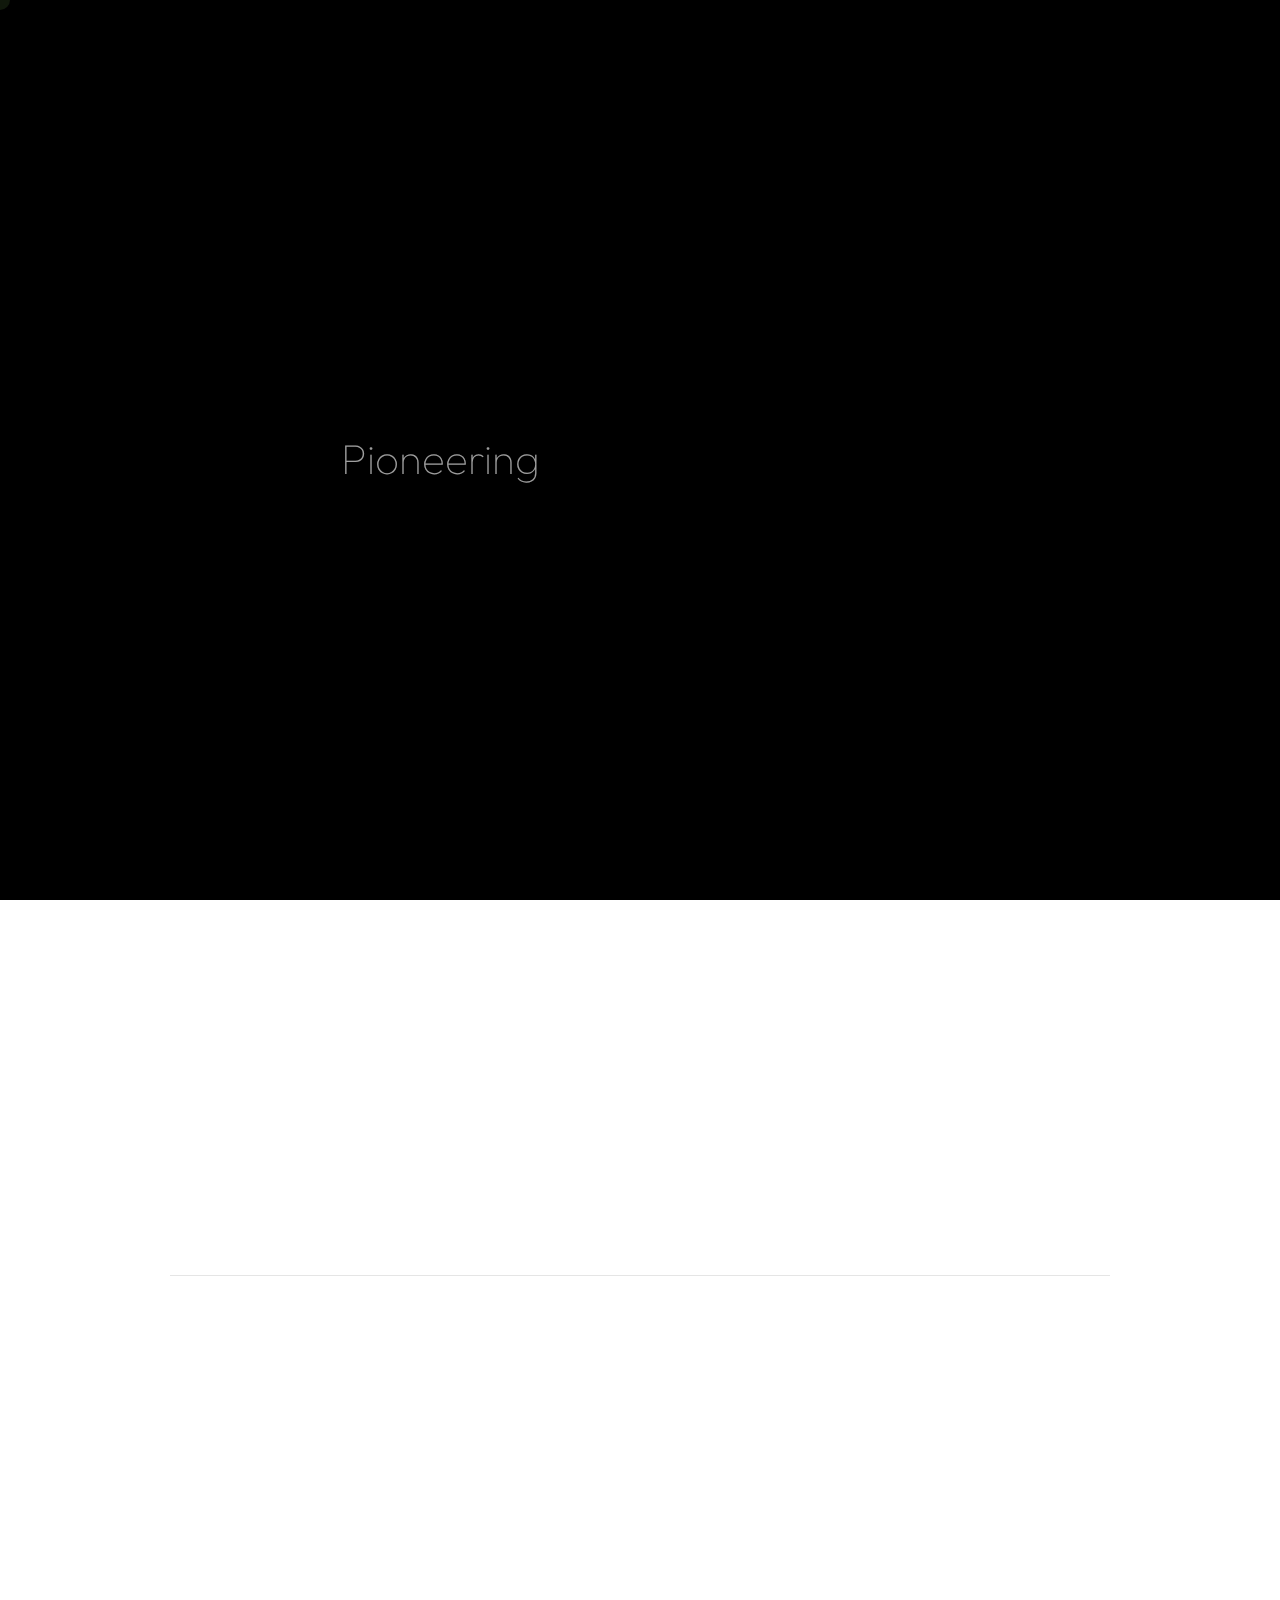
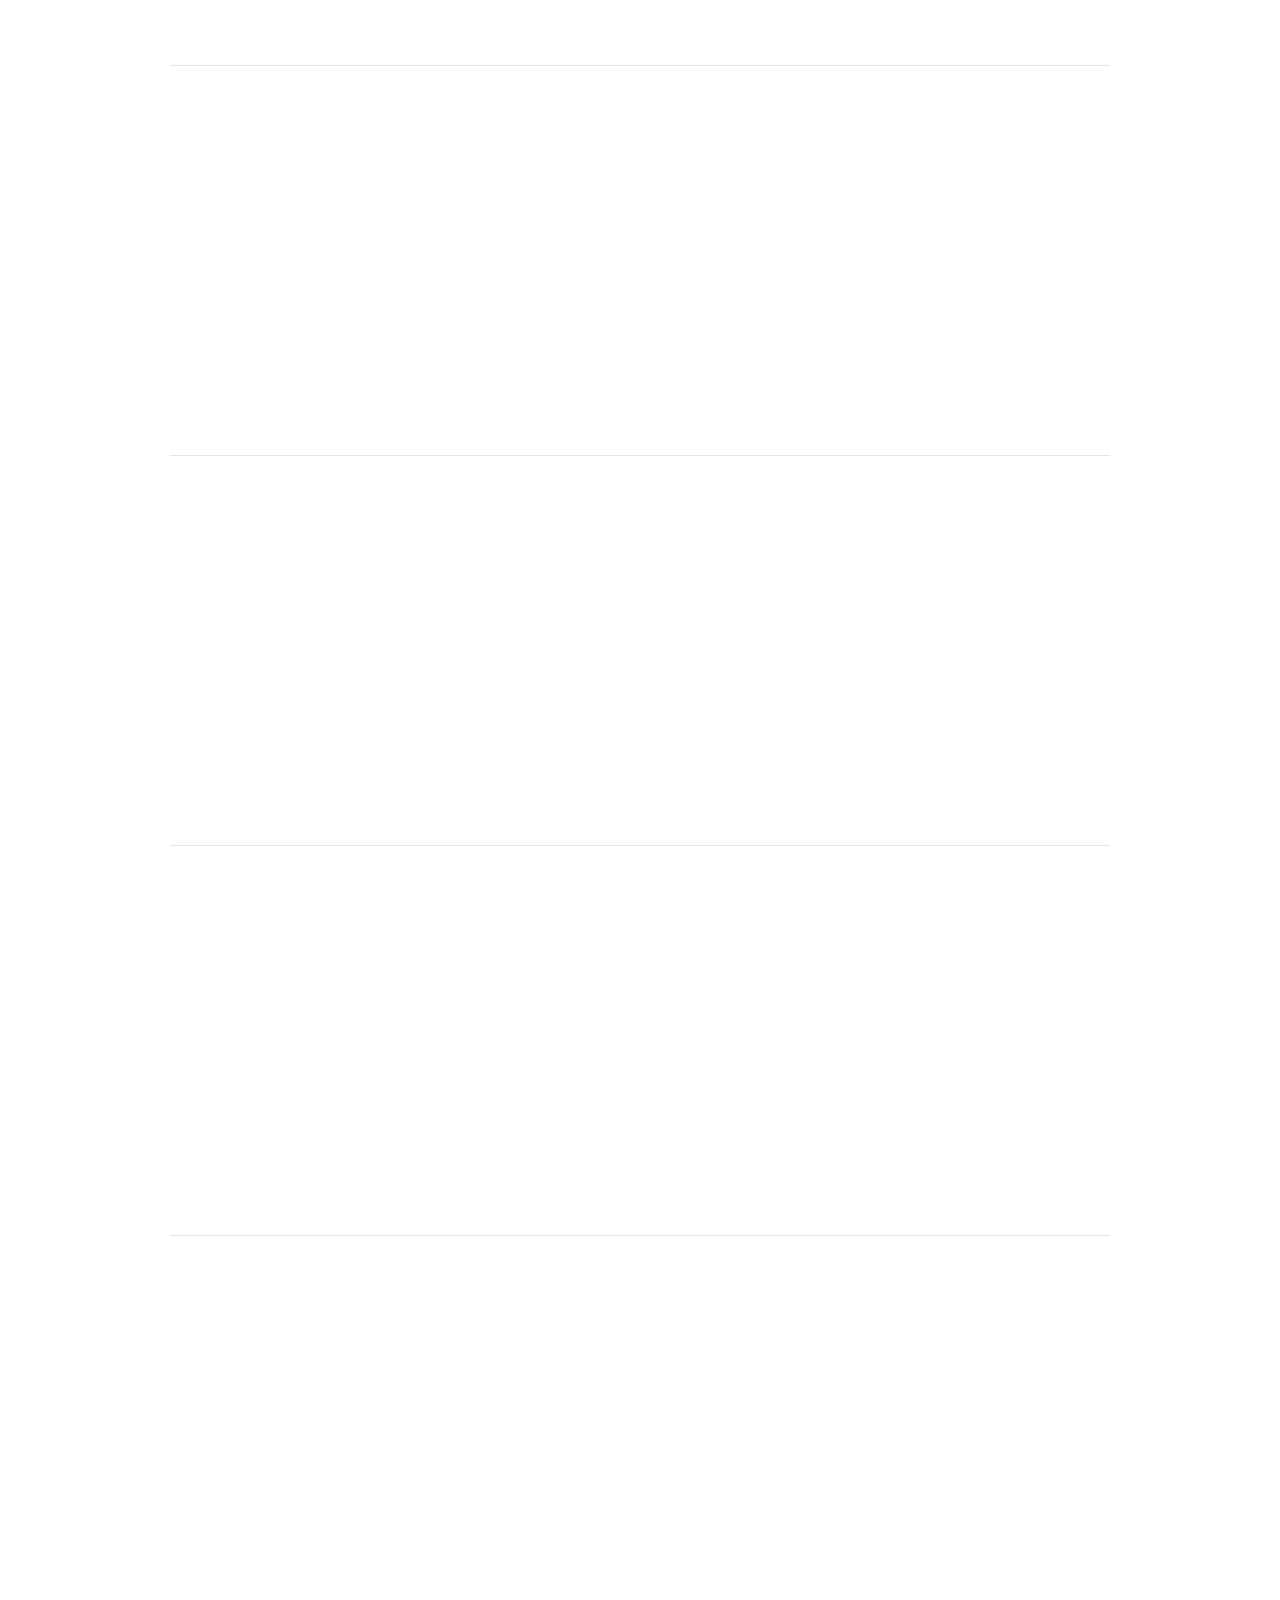
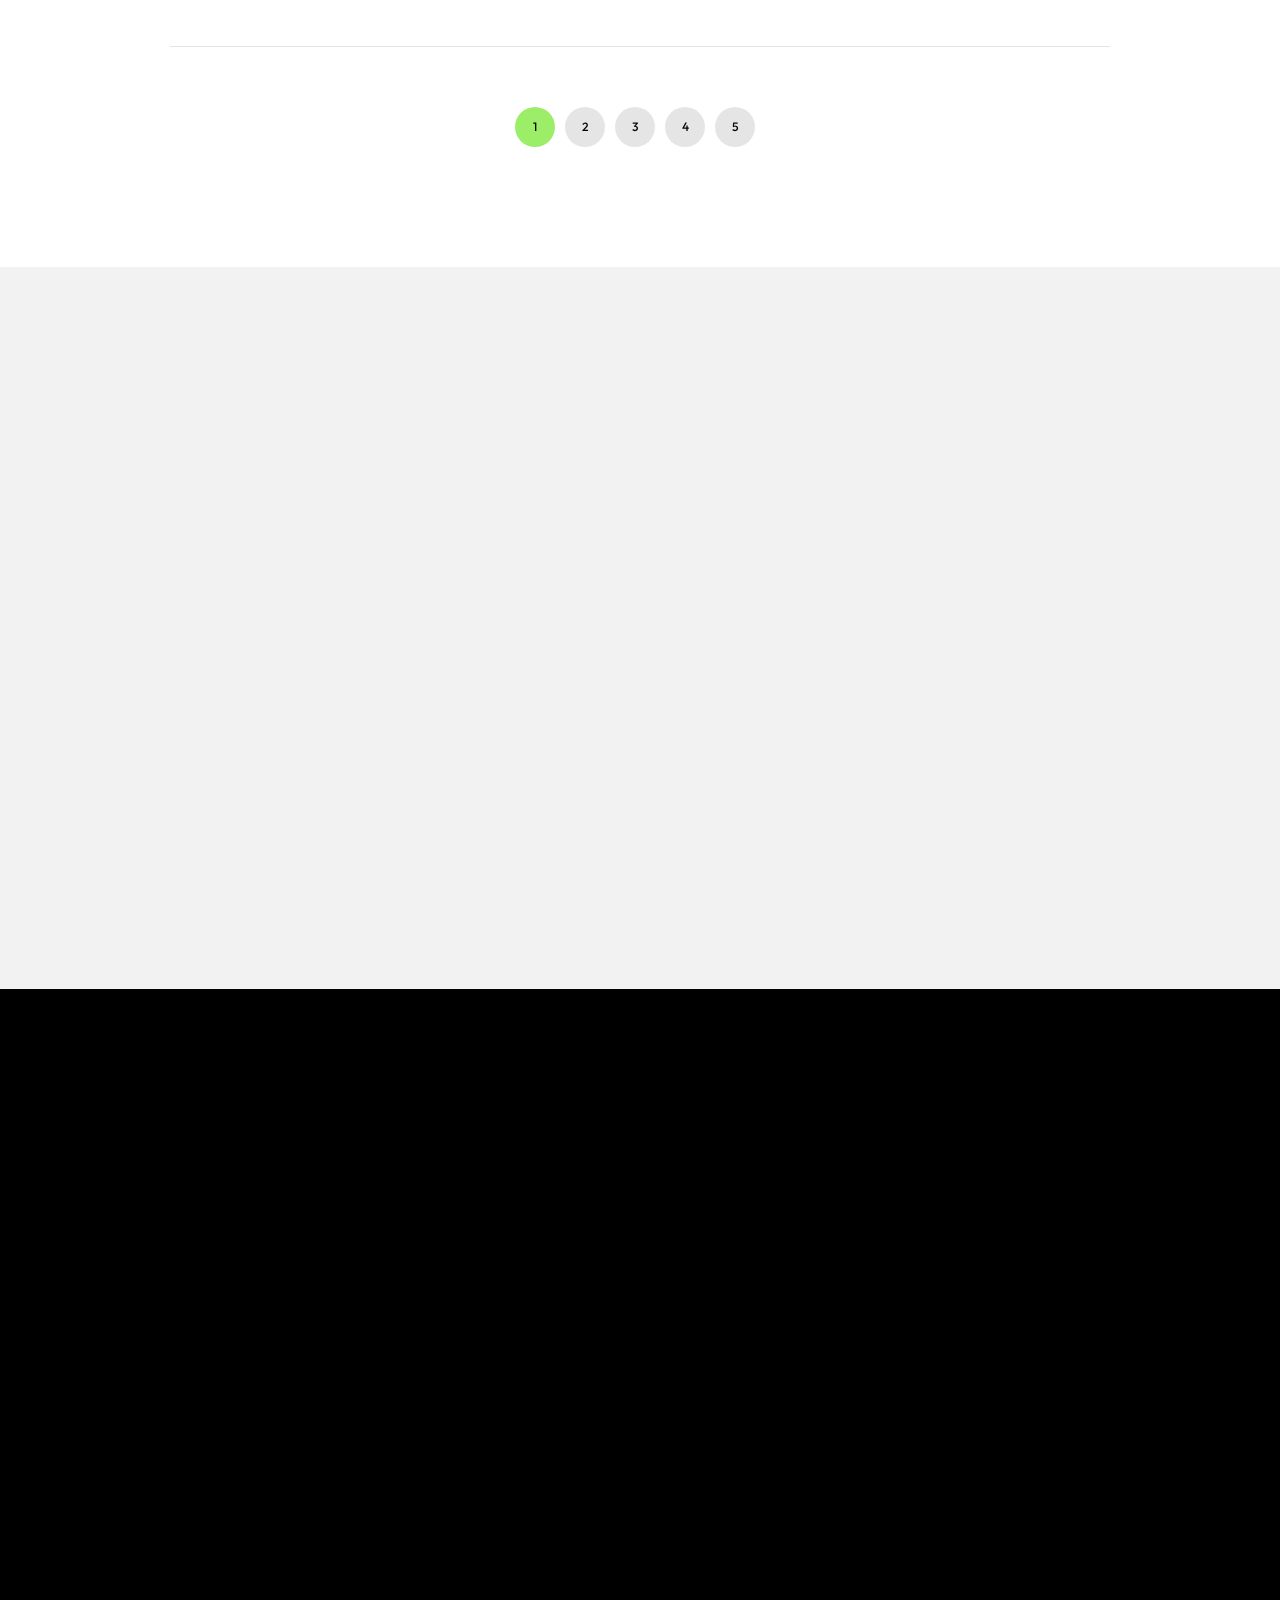
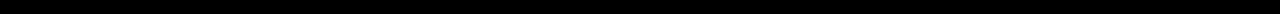
<file: blog-inner.html>
<!DOCTYPE html>
<html lang="zxx">

<head>

    <meta charset="UTF-8">
    <meta name="viewport" content="width=device-width, initial-scale=1.0">
    <meta http-equiv="X-UA-Compatible" content="ie=edge">

    <!-- bootstrap grid css -->
    <link rel="stylesheet" href="css/plugins/bootstrap-grid.css">
    <!-- font awesome css -->
    <link rel="stylesheet" href="css/plugins/font-awesome.min.css">
    <!-- swiper css -->
    <link rel="stylesheet" href="css/plugins/swiper.min.css">
    <!-- fancybox css -->
    <link rel="stylesheet" href="css/plugins/fancybox.min.css">
    <!-- ashley scss -->
    <link rel="stylesheet" href="css/style.css">
    <!-- page name -->
    <title>Ashley</title>

</head>

<body>

    <!-- wrapper -->
    <div class="mil-wrapper" id="top">

        <!-- cursor -->
        <div class="mil-ball">
            <span class="mil-icon-1">
                <svg viewBox="0 0 128 128">
                    <path d="M106.1,41.9c-1.2-1.2-3.1-1.2-4.2,0c-1.2,1.2-1.2,3.1,0,4.2L116.8,61H11.2l14.9-14.9c1.2-1.2,1.2-3.1,0-4.2	c-1.2-1.2-3.1-1.2-4.2,0l-20,20c-1.2,1.2-1.2,3.1,0,4.2l20,20c0.6,0.6,1.4,0.9,2.1,0.9s1.5-0.3,2.1-0.9c1.2-1.2,1.2-3.1,0-4.2	L11.2,67h105.5l-14.9,14.9c-1.2,1.2-1.2,3.1,0,4.2c0.6,0.6,1.4,0.9,2.1,0.9s1.5-0.3,2.1-0.9l20-20c1.2-1.2,1.2-3.1,0-4.2L106.1,41.9	z" />
                </svg>
            </span>
            <div class="mil-more-text">More</div>
            <div class="mil-choose-text">Сhoose</div>
        </div>
        <!-- cursor end -->

        <!-- preloader -->
        <div class="mil-preloader">
            <div class="mil-preloader-animation">
                <div class="mil-pos-abs mil-animation-1">
                    <p class="mil-h3 mil-muted mil-thin">Pioneering</p>
                    <p class="mil-h3 mil-muted">Creative</p>
                    <p class="mil-h3 mil-muted mil-thin">Excellence</p>
                </div>
                <div class="mil-pos-abs mil-animation-2">
                    <div class="mil-reveal-frame">
                        <p class="mil-reveal-box"></p>
                        <p class="mil-h3 mil-muted mil-thin">ashley.com</p>
                    </div>
                </div>
            </div>
        </div>
        <!-- preloader end -->

        <!-- scrollbar progress -->
        <div class="mil-progress-track">
            <div class="mil-progress"></div>
        </div>
        <!-- scrollbar progress end -->

        <!-- menu -->
        <div class="mil-menu-frame">
            <!-- frame clone -->
            <div class="mil-frame-top">
                <a href="home-1.html" class="mil-logo">A.</a>
                <div class="mil-menu-btn">
                    <span></span>
                </div>
            </div>
            <!-- frame clone end -->
            <div class="container">
                <div class="mil-menu-content">
                    <div class="row">
                        <div class="col-xl-5">

                            <nav class="mil-main-menu" id="swupMenu">
                                <ul>
                                    <li class="mil-has-children">
                                        <a href="#.">Homepage</a>
                                        <ul>
                                            <li><a href="home-1.html">Landing page</a></li>
                                            <li><a href="home-2.html">Personal</a></li>
                                            <li><a href="portfolio-3.html">Portfolio slider</a></li>
                                        </ul>
                                    </li>
                                    <li class="mil-has-children">
                                        <a href="#.">Portfolio</a>
                                        <ul>
                                            <li><a href="portfolio-1.html">Grid type 1</a></li>
                                            <li><a href="portfolio-2.html">Grid type 2</a></li>
                                            <li><a href="portfolio-3.html">Slider</a></li>
                                        </ul>
                                    </li>
                                    <li class="mil-has-children">
                                        <a href="#.">Services</a>
                                        <ul>
                                            <li><a href="services.html">Services List</a></li>
                                            <li><a href="service.html">Single service</a></li>
                                        </ul>
                                    </li>
                                    <li class="mil-has-children mil-active">
                                        <a href="#.">Newsletter</a>
                                        <ul>
                                            <li><a href="blog.html">Blog List</a></li>
                                            <li><a href="publication.html">Publication</a></li>
                                        </ul>
                                    </li>
                                    <li class="mil-has-children">
                                        <a href="#.">Other pages</a>
                                        <ul>
                                            <li><a href="team.html">Team</a></li>
                                            <li><a href="contact.html">Contact</a></li>
                                            <li><a href="404.html">404</a></li>
                                        </ul>
                                    </li>
                                </ul>
                            </nav>

                        </div>
                        <div class="col-xl-7">

                            <div class="mil-menu-right-frame">
                                <div class="mil-animation-in">
                                    <div class="mil-animation-frame">
                                        <div class="mil-animation mil-position-1 mil-scale" data-value-1="2" data-value-2="2"></div>
                                    </div>
                                </div>
                                <div class="mil-menu-right">
                                    <div class="row">
                                        <div class="col-lg-8 mil-mb-60">

                                            <h6 class="mil-muted mil-mb-30">Projects</h6>

                                            <ul class="mil-menu-list">
                                                <li><a href="project-1.html" class="mil-light-soft">Interior design studio</a></li>
                                                <li><a href="project-2.html" class="mil-light-soft">Home Security Camera</a></li>
                                                <li><a href="project-3.html" class="mil-light-soft">Kemia Honest Skincare</a></li>
                                                <li><a href="project-4.html" class="mil-light-soft">Cascade of Lava</a></li>
                                                <li><a href="project-5.html" class="mil-light-soft">Air Pro by Molekule</a></li>
                                                <li><a href="project-6.html" class="mil-light-soft">Tony's Chocolonely</a></li>
                                            </ul>

                                        </div>
                                        <div class="col-lg-4 mil-mb-60">

                                            <h6 class="mil-muted mil-mb-30">Useful links</h6>

                                            <ul class="mil-menu-list">
                                                <li><a href="#." class="mil-light-soft">Privacy Policy</a></li>
                                                <li><a href="#." class="mil-light-soft">Terms and conditions</a></li>
                                                <li><a href="#." class="mil-light-soft">Cookie Policy</a></li>
                                                <li><a href="#." class="mil-light-soft">Careers</a></li>
                                            </ul>

                                        </div>
                                    </div>
                                    <div class="mil-divider mil-mb-60"></div>
                                    <div class="row justify-content-between">

                                        <div class="col-lg-4 mil-mb-60">

                                            <h6 class="mil-muted mil-mb-30">Canada</h6>

                                            <p class="mil-light-soft mil-up">71 South Los Carneros Road, California <span class="mil-no-wrap">+51 174 705 812</span></p>

                                        </div>
                                        <div class="col-lg-4 mil-mb-60">

                                            <h6 class="mil-muted mil-mb-30">Germany</h6>

                                            <p class="mil-light-soft">Leehove 40, 2678 MC De Lier, Netherlands <span class="mil-no-wrap">+31 174 705 811</span></p>

                                        </div>
                                    </div>
                                </div>
                            </div>

                        </div>
                    </div>
                </div>
            </div>
        </div>
        <!-- menu -->

        <!-- curtain -->
        <div class="mil-curtain"></div>
        <!-- curtain end -->

        <!-- frame -->
        <div class="mil-frame">
            <div class="mil-frame-top">
                <a href="home-1.html" class="mil-logo">A.</a>
                <div class="mil-menu-btn">
                    <span></span>
                </div>
            </div>
            <div class="mil-frame-bottom">
                <div class="mil-current-page"></div>
                <div class="mil-back-to-top">
                    <a href="#top" class="mil-link mil-dark mil-arrow-place">
                        <span>Back to top</span>
                    </a>
                </div>
            </div>
        </div>
        <!-- frame end -->

        <!-- content -->
        <div class="mil-content">
            <div id="swupMain" class="mil-main-transition">

                <!-- banner -->
                <div class="mil-inner-banner mil-p-0-120">
                    <div class="mil-banner-content mil-up">
                        <div class="mil-animation-frame">
                            <div class="mil-animation mil-position-4 mil-dark mil-scale" data-value-1="6" data-value-2="1.4"></div>
                        </div>
                        <div class="container">
                            <ul class="mil-breadcrumbs mil-mb-60">
                                <li><a href="home-1.html">Homepage</a></li>
                                <li><a href="blog.html">Blog</a></li>
                                <li><a href="blog-inner.html">Category page</a></li>
                            </ul>
                            <h1 class="mil-mb-60">Publications <br>Category <span class="mil-thin">Name</span></h1>
                            <a href="#blog" class="mil-link mil-dark mil-arrow-place mil-down-arrow">
                                <span>Publications</span>
                            </a>
                        </div>
                    </div>
                </div>
                <!-- banner end -->

                <!-- blog -->
                <section id="blog">
                    <div class="container mil-p-120-120">
                        <div class="row align-items-center mil-mb-30">
                            <div class="col-lg-4 mil-mb-30">
                                <h3 class="mil-up">Other categories:</h3>
                            </div>
                            <div class="col-lg-8 mil-mb-30">
                                <div class="mil-adaptive-right mil-up">

                                    <ul class="mil-category-list">
                                        <li><a href="blog-inner.html">Design</a></li>
                                        <li><a href="blog-inner.html">Art</a></li>
                                        <li><a href="blog-inner.html">Code</a></li>
                                        <li><a href="blog-inner.html" class="mil-active">Technology</a></li>
                                        <li><a href="blog-inner.html">All categories</a></li>
                                    </ul>
                                </div>
                            </div>
                        </div>
                        <div class="row">
                            <div class="col-lg-12">

                                <a href="publication.html" class="mil-blog-card mil-blog-card-hori mil-more mil-mb-60">
                                    <div class="mil-cover-frame mil-up">
                                        <img src="img/blog/8.jpg" alt="cover">
                                    </div>
                                    <div class="mil-post-descr">
                                        <div class="mil-labels mil-up mil-mb-30">
                                            <div class="mil-label mil-upper mil-accent">TECHNOLOGY</div>
                                            <div class="mil-label mil-upper">may 24 2023</div>
                                        </div>
                                        <h4 class="mil-up mil-mb-30">How to Never Reach Creative Burnout</h4>
                                        <p class="mil-post-text mil-up mil-mb-30">Lorem ipsum dolor sit amet, consectetur adipisicing elit. Eius sequi commodi dignissimos optio, beatae, eos necessitatibus nisi. Nam cupiditate consectetur nostrum qui! Repellat natus nulla, nisi aliquid, asperiores impedit tempora sequi est reprehenderit cumque explicabo, dicta. Rem nihil ullam totam ea voluptas quibusdam repudiandae id ut at iure! Totam, a!</p>
                                        <div class="mil-link mil-dark mil-arrow-place mil-up">
                                            <span>Read more</span>
                                        </div>
                                    </div>
                                </a>

                            </div>
                            <div class="col-lg-12">

                                <a href="publication.html" class="mil-blog-card mil-blog-card-hori mil-more mil-mb-60">
                                    <div class="mil-cover-frame mil-up">
                                        <img src="img/blog/7.jpg" alt="cover">
                                    </div>
                                    <div class="mil-post-descr">
                                        <div class="mil-labels mil-up mil-mb-30">
                                            <div class="mil-label mil-upper mil-accent">TECHNOLOGY</div>
                                            <div class="mil-label mil-upper">may 24 2023</div>
                                        </div>
                                        <h4 class="mil-up mil-mb-30">How to Create a Brand Guide for Your Client</h4>
                                        <p class="mil-post-text mil-up mil-mb-30">Lorem ipsum dolor sit amet, consectetur adipisicing elit. Eius sequi commodi dignissimos optio, beatae, eos necessitatibus nisi. Nam cupiditate consectetur nostrum qui! Repellat natus nulla, nisi aliquid, asperiores impedit tempora sequi est reprehenderit cumque explicabo, dicta. Rem nihil ullam totam ea voluptas quibusdam repudiandae id ut at iure! Totam, a!</p>
                                        <div class="mil-link mil-dark mil-arrow-place mil-up">
                                            <span>Read more</span>
                                        </div>
                                    </div>
                                </a>

                            </div>
                            <div class="col-lg-12">

                                <a href="publication.html" class="mil-blog-card mil-blog-card-hori mil-more mil-mb-60">
                                    <div class="mil-cover-frame mil-up">
                                        <img src="img/blog/1.jpg" alt="cover">
                                    </div>
                                    <div class="mil-post-descr">
                                        <div class="mil-labels mil-up mil-mb-30">
                                            <div class="mil-label mil-upper mil-accent">TECHNOLOGY</div>
                                            <div class="mil-label mil-upper">may 24 2023</div>
                                        </div>
                                        <h4 class="mil-up mil-mb-30">How to Create a Brand Guide for Your Client</h4>
                                        <p class="mil-post-text mil-up mil-mb-30">Lorem ipsum dolor sit amet, consectetur adipisicing elit. Eius sequi commodi dignissimos optio, beatae, eos necessitatibus nisi. Nam cupiditate consectetur nostrum qui! Repellat natus nulla, nisi aliquid, asperiores impedit tempora sequi est reprehenderit cumque explicabo, dicta. Rem nihil ullam totam ea voluptas quibusdam repudiandae id ut at iure! Totam, a!</p>
                                        <div class="mil-link mil-dark mil-arrow-place mil-up">
                                            <span>Read more</span>
                                        </div>
                                    </div>
                                </a>

                            </div>
                            <div class="col-lg-12">

                                <a href="publication.html" class="mil-blog-card mil-blog-card-hori mil-more mil-mb-60">
                                    <div class="mil-cover-frame mil-up">
                                        <img src="img/blog/3.jpg" alt="cover">
                                    </div>
                                    <div class="mil-post-descr">
                                        <div class="mil-labels mil-up mil-mb-30">
                                            <div class="mil-label mil-upper mil-accent">TECHNOLOGY</div>
                                            <div class="mil-label mil-upper">may 24 2023</div>
                                        </div>
                                        <h4 class="mil-up mil-mb-30">How to Create a Brand Guide for Your Client</h4>
                                        <p class="mil-post-text mil-up mil-mb-30">Lorem ipsum dolor sit amet, consectetur adipisicing elit. Eius sequi commodi dignissimos optio, beatae, eos necessitatibus nisi. Nam cupiditate consectetur nostrum qui! Repellat natus nulla, nisi aliquid, asperiores impedit tempora sequi est reprehenderit cumque explicabo, dicta. Rem nihil ullam totam ea voluptas quibusdam repudiandae id ut at iure! Totam, a!</p>
                                        <div class="mil-link mil-dark mil-arrow-place mil-up">
                                            <span>Read more</span>
                                        </div>
                                    </div>
                                </a>

                            </div>
                            <div class="col-lg-12">

                                <a href="publication.html" class="mil-blog-card mil-blog-card-hori mil-more mil-mb-60">
                                    <div class="mil-cover-frame mil-up">
                                        <img src="img/blog/4.jpg" alt="cover">
                                    </div>
                                    <div class="mil-post-descr">
                                        <div class="mil-labels mil-up mil-mb-30">
                                            <div class="mil-label mil-upper mil-accent">TECHNOLOGY</div>
                                            <div class="mil-label mil-upper">may 24 2023</div>
                                        </div>
                                        <h4 class="mil-up mil-mb-30">Color Psychology in Art and Design</h4>
                                        <p class="mil-post-text mil-up mil-mb-30">Lorem ipsum dolor sit amet, consectetur adipisicing elit. Eius sequi commodi dignissimos optio, beatae, eos necessitatibus nisi. Nam cupiditate consectetur nostrum qui! Repellat natus nulla, nisi aliquid, asperiores impedit tempora sequi est reprehenderit cumque explicabo, dicta. Rem nihil ullam totam ea voluptas quibusdam repudiandae id ut at iure! Totam, a!</p>
                                        <div class="mil-link mil-dark mil-arrow-place mil-up">
                                            <span>Read more</span>
                                        </div>
                                    </div>
                                </a>

                            </div>
                            <div class="col-lg-12">

                                <a href="publication.html" class="mil-blog-card mil-blog-card-hori mil-more mil-mb-60">
                                    <div class="mil-cover-frame mil-up">
                                        <img src="img/blog/5.jpg" alt="cover">
                                    </div>
                                    <div class="mil-post-descr">
                                        <div class="mil-labels mil-up mil-mb-30">
                                            <div class="mil-label mil-upper mil-accent">TECHNOLOGY</div>
                                            <div class="mil-label mil-upper">may 24 2023</div>
                                        </div>
                                        <h4 class="mil-up mil-mb-30">How to Design a Repeating Pattern</h4>
                                        <p class="mil-post-text mil-up mil-mb-30">Lorem ipsum dolor sit amet, consectetur adipisicing elit. Eius sequi commodi dignissimos optio, beatae, eos necessitatibus nisi. Nam cupiditate consectetur nostrum qui! Repellat natus nulla, nisi aliquid, asperiores impedit tempora sequi est reprehenderit cumque explicabo, dicta. Rem nihil ullam totam ea voluptas quibusdam repudiandae id ut at iure! Totam, a!</p>
                                        <div class="mil-link mil-dark mil-arrow-place mil-up">
                                            <span>Read more</span>
                                        </div>
                                    </div>
                                </a>

                            </div>
                            <div class="col-lg-12">
                                <div class="mil-pagination">
                                    <a href="blog-inner.html" class="mil-pagination-btn mil-active">1</a>
                                    <a href="blog-inner.html" class="mil-pagination-btn">2</a>
                                    <a href="blog-inner.html" class="mil-pagination-btn">3</a>
                                    <a href="blog-inner.html" class="mil-pagination-btn">4</a>
                                    <a href="blog-inner.html" class="mil-pagination-btn">5</a>
                                </div>
                            </div>
                        </div>
                    </div>
                </section>
                <!-- blog end -->

                <!-- call to action -->
                <section class="mil-soft-bg">
                    <div class="container mil-p-120-120">
                        <div class="row">
                            <div class="col-lg-10">

                                <span class="mil-suptitle mil-suptitle-right mil-suptitle-dark mil-up">Looking to make your mark? We'll help you turn <br> your project into a success story.</span>

                            </div>
                        </div>
                        <div class="mil-center">
                            <h2 class="mil-up mil-mb-60">Stay up-to-date <span class="mil-thin">with the</span><br> latest news by <span class="mil-thin">subscribing</span><br> to our <span class="mil-thin">newsletter!</span></h2>
                            <div class="row justify-content-center mil-up">
                                <div class="col-lg-4">
                                    <form class="mil-subscribe-form mil-subscribe-form-2 mil-up">
                                        <input type="text" placeholder="Enter our email">
                                        <button type="submit" class="mil-button mil-icon-button-sm mil-arrow-place"></button>
                                    </form>
                                </div>
                            </div>
                        </div>
                    </div>
                </section>
                <!-- call to action end -->

                <!-- footer -->
                <footer class="mil-dark-bg">
                    <div class="mi-invert-fix">
                        <div class="container mil-p-120-60">
                            <div class="row justify-content-between">
                                <div class="col-md-4 col-lg-4 mil-mb-60">

                                    <div class="mil-muted mil-logo mil-up mil-mb-30">Ashley.</div>

                                    <p class="mil-light-soft mil-up mil-mb-30">Subscribe our newsletter:</p>

                                    <form class="mil-subscribe-form mil-up">
                                        <input type="text" placeholder="Enter our email">
                                        <button type="submit" class="mil-button mil-icon-button-sm mil-arrow-place"></button>
                                    </form>

                                </div>
                                <div class="col-md-7 col-lg-6">
                                    <div class="row justify-content-end">
                                        <div class="col-md-6 col-lg-7">

                                            <nav class="mil-footer-menu mil-mb-60">
                                                <ul>
                                                    <li class="mil-up mil-active">
                                                        <a href="home-1.html">Home</a>
                                                    </li>
                                                    <li class="mil-up">
                                                        <a href="portfolio-1.html">Portfolio</a>
                                                    </li>
                                                    <li class="mil-up">
                                                        <a href="services.html">Services</a>
                                                    </li>
                                                    <li class="mil-up">
                                                        <a href="contact.html">Contact</a>
                                                    </li>
                                                    <li class="mil-up">
                                                        <a href="blog.html">Blog</a>
                                                    </li>
                                                </ul>
                                            </nav>

                                        </div>
                                        <div class="col-md-6 col-lg-5">

                                            <ul class="mil-menu-list mil-up mil-mb-60">
                                                <li><a href="#." class="mil-light-soft">Privacy Policy</a></li>
                                                <li><a href="#." class="mil-light-soft">Terms and conditions</a></li>
                                                <li><a href="#." class="mil-light-soft">Cookie Policy</a></li>
                                                <li><a href="#." class="mil-light-soft">Careers</a></li>
                                            </ul>

                                        </div>
                                    </div>
                                </div>
                            </div>

                            <div class="row justify-content-between flex-sm-row-reverse">
                                <div class="col-md-7 col-lg-6">

                                    <div class="row justify-content-between">

                                        <div class="col-md-6 col-lg-5 mil-mb-60">

                                            <h6 class="mil-muted mil-up mil-mb-30">Canada</h6>

                                            <p class="mil-light-soft mil-up">71 South Los Carneros Road, California <span class="mil-no-wrap">+51 174 705 812</span></p>

                                        </div>
                                        <div class="col-md-6 col-lg-5 mil-mb-60">

                                            <h6 class="mil-muted mil-up mil-mb-30">Germany</h6>

                                            <p class="mil-light-soft mil-up">Leehove 40, 2678 MC De Lier, Netherlands <span class="mil-no-wrap">+31 174 705 811</span></p>

                                        </div>
                                    </div>

                                </div>
                                <div class="col-md-4 col-lg-6 mil-mb-60">

                                    <div class="mil-vert-between">
                                        <div class="mil-mb-30">
                                            <ul class="mil-social-icons mil-up">
                                                <li><a href="#." target="_blank" class="social-icon"> <i class="far fa-circle"></i></a></li>
                                                <li><a href="#." target="_blank" class="social-icon"> <i class="far fa-circle"></i></a></li>
                                                <li><a href="#." target="_blank" class="social-icon"> <i class="far fa-circle"></i></a></li>
                                                <li><a href="#." target="_blank" class="social-icon"> <i class="far fa-circle"></i></a></li>
                                            </ul>
                                        </div>
                                        <p class="mil-light-soft mil-up">© Copyright 2023 - Mil. All Rights Reserved.</p>
                                    </div>

                                </div>
                            </div>
                        </div>
                    </div>
                </footer>
                <!-- footer end -->

                <!-- hidden elements -->
                <div class="mil-hidden-elements">
                    <div class="mil-dodecahedron">
                        <div class="mil-pentagon">
                            <div></div>
                            <div></div>
                            <div></div>
                            <div></div>
                            <div></div>
                        </div>
                        <div class="mil-pentagon">
                            <div></div>
                            <div></div>
                            <div></div>
                            <div></div>
                            <div></div>
                        </div>
                        <div class="mil-pentagon">
                            <div></div>
                            <div></div>
                            <div></div>
                            <div></div>
                            <div></div>
                        </div>
                        <div class="mil-pentagon">
                            <div></div>
                            <div></div>
                            <div></div>
                            <div></div>
                            <div></div>
                        </div>
                        <div class="mil-pentagon">
                            <div></div>
                            <div></div>
                            <div></div>
                            <div></div>
                            <div></div>
                        </div>
                        <div class="mil-pentagon">
                            <div></div>
                            <div></div>
                            <div></div>
                            <div></div>
                            <div></div>
                        </div>
                        <div class="mil-pentagon">
                            <div></div>
                            <div></div>
                            <div></div>
                            <div></div>
                            <div></div>
                        </div>
                        <div class="mil-pentagon">
                            <div></div>
                            <div></div>
                            <div></div>
                            <div></div>
                            <div></div>
                        </div>
                        <div class="mil-pentagon">
                            <div></div>
                            <div></div>
                            <div></div>
                            <div></div>
                            <div></div>
                        </div>
                        <div class="mil-pentagon">
                            <div></div>
                            <div></div>
                            <div></div>
                            <div></div>
                            <div></div>
                        </div>
                        <div class="mil-pentagon">
                            <div></div>
                            <div></div>
                            <div></div>
                            <div></div>
                            <div></div>
                        </div>
                        <div class="mil-pentagon">
                            <div></div>
                            <div></div>
                            <div></div>
                            <div></div>
                            <div></div>
                        </div>
                    </div>

                    <svg xmlns="http://www.w3.org/2000/svg" viewBox="0 0 24 24" class="mil-arrow">
                        <path d="M 14 5.3417969 C 13.744125 5.3417969 13.487969 5.4412187 13.292969 5.6367188 L 13.207031 5.7226562 C 12.816031 6.1136563 12.816031 6.7467188 13.207031 7.1367188 L 17.070312 11 L 4 11 C 3.448 11 3 11.448 3 12 C 3 12.552 3.448 13 4 13 L 17.070312 13 L 13.207031 16.863281 C 12.816031 17.254281 12.816031 17.887344 13.207031 18.277344 L 13.292969 18.363281 C 13.683969 18.754281 14.317031 18.754281 14.707031 18.363281 L 20.363281 12.707031 C 20.754281 12.316031 20.754281 11.682969 20.363281 11.292969 L 14.707031 5.6367188 C 14.511531 5.4412187 14.255875 5.3417969 14 5.3417969 z" />
                    </svg>

                    <svg width="250" viewBox="0 0 300 1404" fill="none" xmlns="http://www.w3.org/2000/svg" class="mil-lines">
                        <path fill-rule="evenodd" clip-rule="evenodd" d="M1 892L1 941H299V892C299 809.71 232.29 743 150 743C67.7096 743 1 809.71 1 892ZM0 942H300V892C300 809.157 232.843 742 150 742C67.1573 742 0 809.157 0 892L0 942Z" class="mil-move" />
                        <path fill-rule="evenodd" clip-rule="evenodd" d="M299 146V97L1 97V146C1 228.29 67.7096 295 150 295C232.29 295 299 228.29 299 146ZM300 96L0 96V146C0 228.843 67.1573 296 150 296C232.843 296 300 228.843 300 146V96Z" class="mil-move" />
                        <path fill-rule="evenodd" clip-rule="evenodd" d="M299 1H1V1403H299V1ZM0 0V1404H300V0H0Z" />
                        <path fill-rule="evenodd" clip-rule="evenodd" d="M150 -4.37115e-08L150 1404L149 1404L149 0L150 -4.37115e-08Z" />
                        <path fill-rule="evenodd" clip-rule="evenodd" d="M150 1324C232.29 1324 299 1257.29 299 1175C299 1092.71 232.29 1026 150 1026C67.7096 1026 1 1092.71 1 1175C1 1257.29 67.7096 1324 150 1324ZM150 1325C232.843 1325 300 1257.84 300 1175C300 1092.16 232.843 1025 150 1025C67.1573 1025 0 1092.16 0 1175C0 1257.84 67.1573 1325 150 1325Z" class="mil-move" />
                        <path fill-rule="evenodd" clip-rule="evenodd" d="M300 1175H0V1174H300V1175Z" class="mil-move" />
                        <path fill-rule="evenodd" clip-rule="evenodd" d="M150 678C232.29 678 299 611.29 299 529C299 446.71 232.29 380 150 380C67.7096 380 1 446.71 1 529C1 611.29 67.7096 678 150 678ZM150 679C232.843 679 300 611.843 300 529C300 446.157 232.843 379 150 379C67.1573 379 0 446.157 0 529C0 611.843 67.1573 679 150 679Z" class="mil-move" />
                        <path fill-rule="evenodd" clip-rule="evenodd" d="M299 380H1V678H299V380ZM0 379V679H300V379H0Z" class="mil-move" />
                    </svg>
                </div>
                <!-- hidden elements end -->

            </div>
        </div>
        <!-- content -->
    </div>
    <!-- wrapper end -->

    <!-- jQuery js -->
    <script src="js/plugins/jquery.min.js"></script>
    <!-- swup js -->
    <script src="js/plugins/swup.min.js"></script>
    <!-- swiper js -->
    <script src="js/plugins/swiper.min.js"></script>
    <!-- fancybox js -->
    <script src="js/plugins/fancybox.min.js"></script>
    <!-- gsap js -->
    <script src="js/plugins/gsap.min.js"></script>
    <!-- scroll smoother -->
    <script src="js/plugins/smooth-scroll.js"></script>
    <!-- scroll trigger js -->
    <script src="js/plugins/ScrollTrigger.min.js"></script>
    <!-- scroll to js -->
    <script src="js/plugins/ScrollTo.min.js"></script>
    <!-- ashley js -->
    <script src="js/main.js"></script>

</body>

</html>
</file>
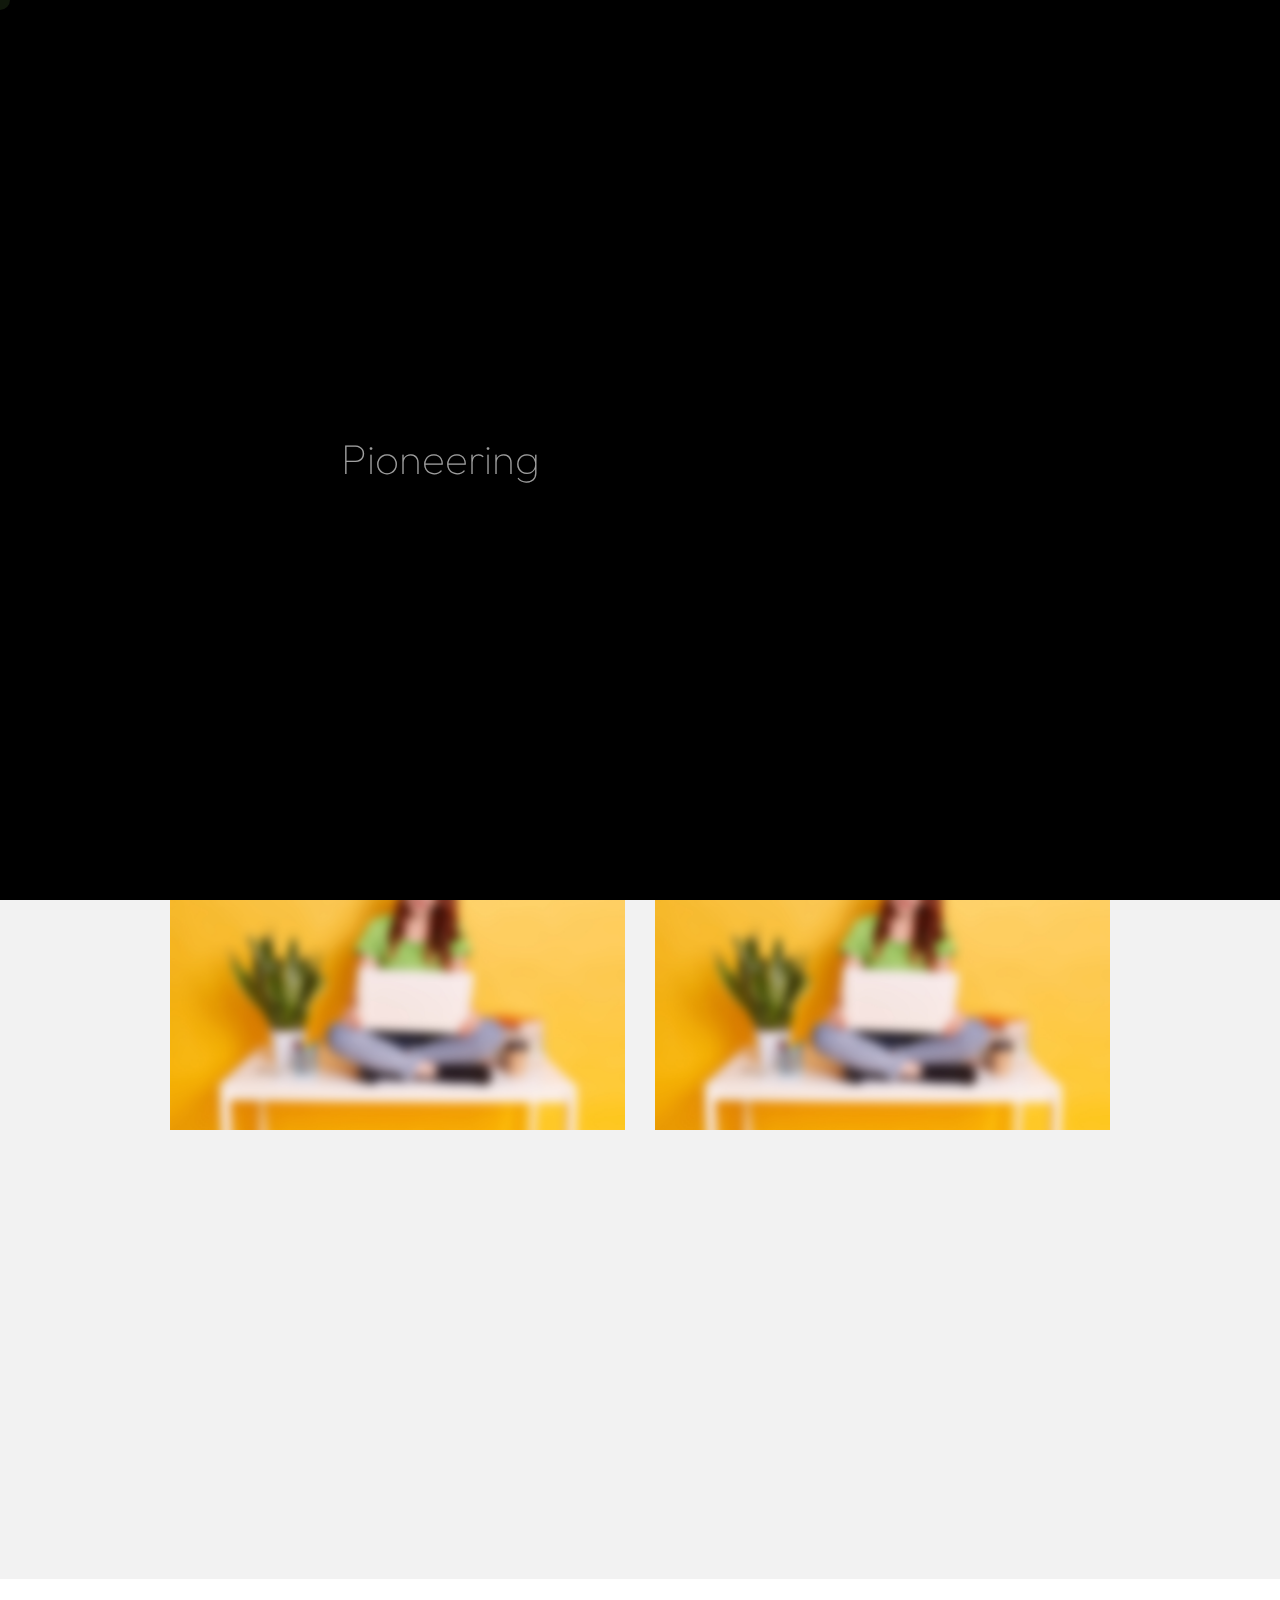
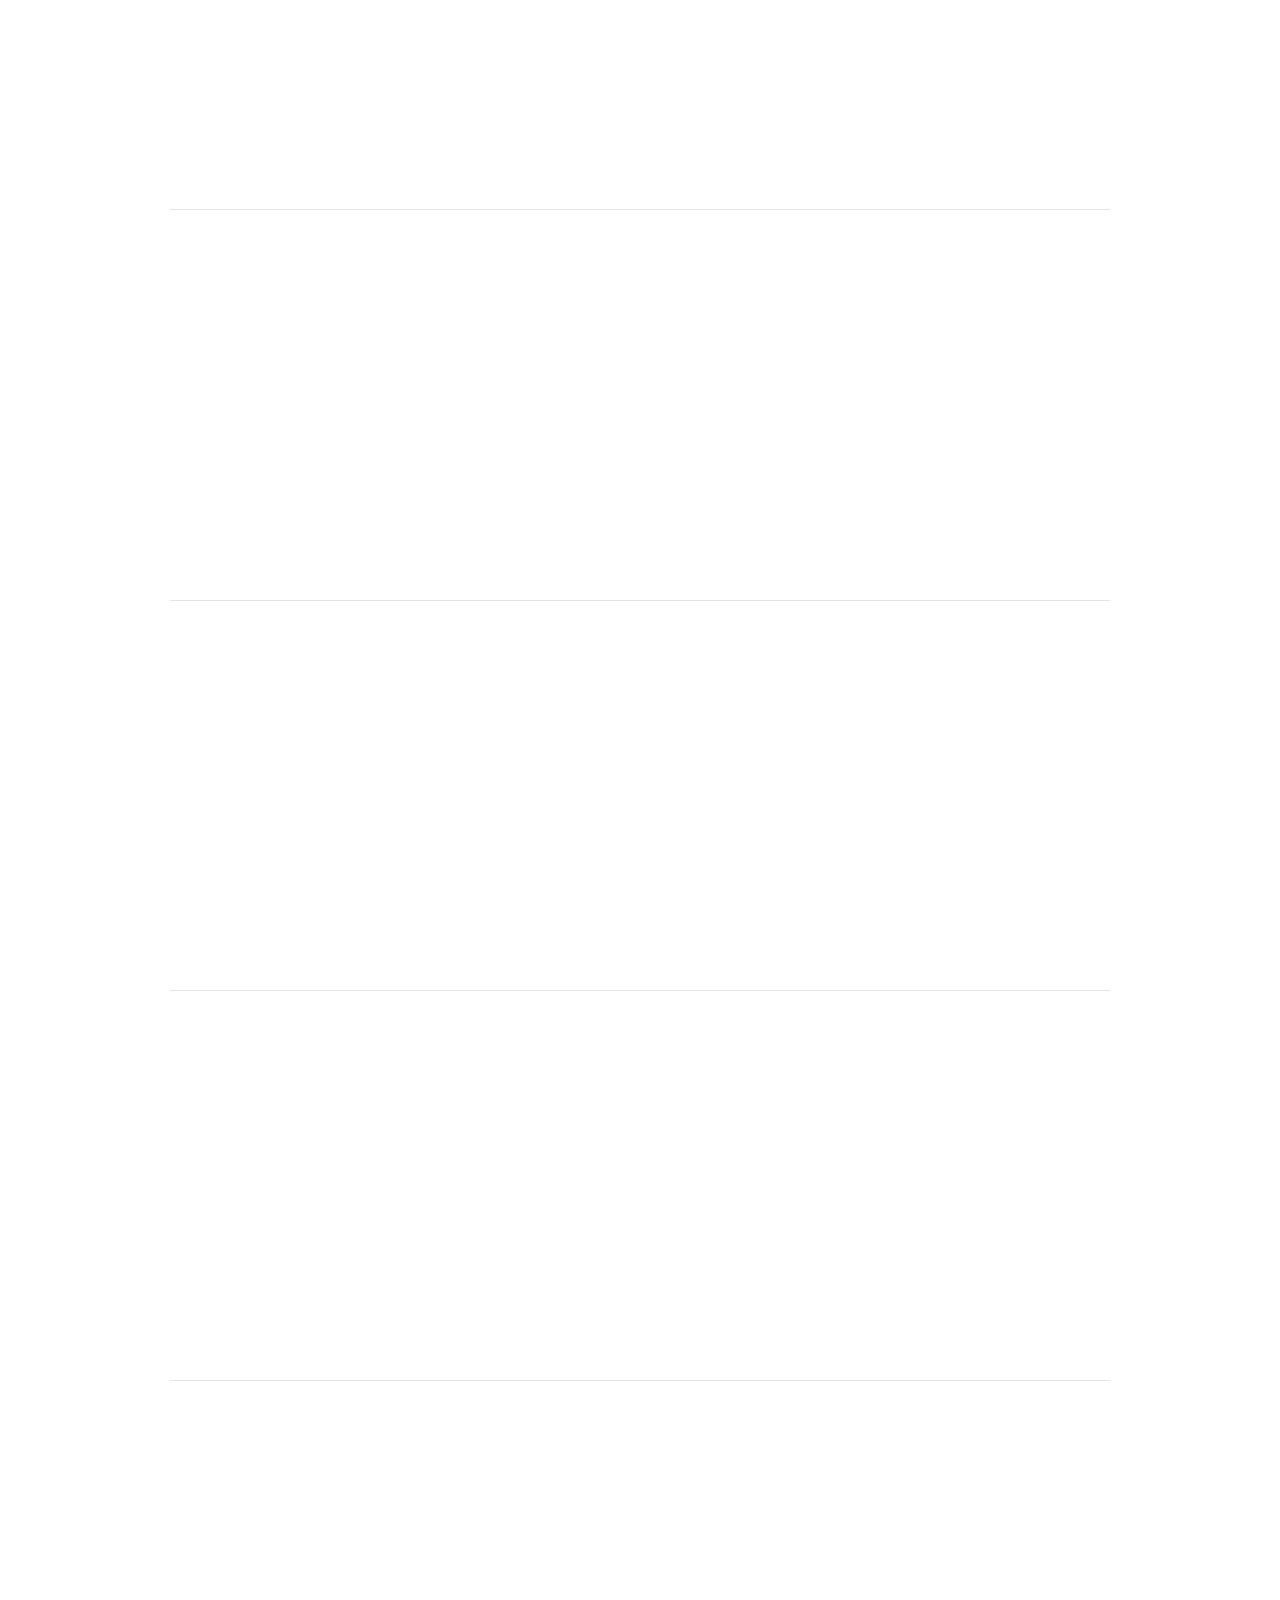
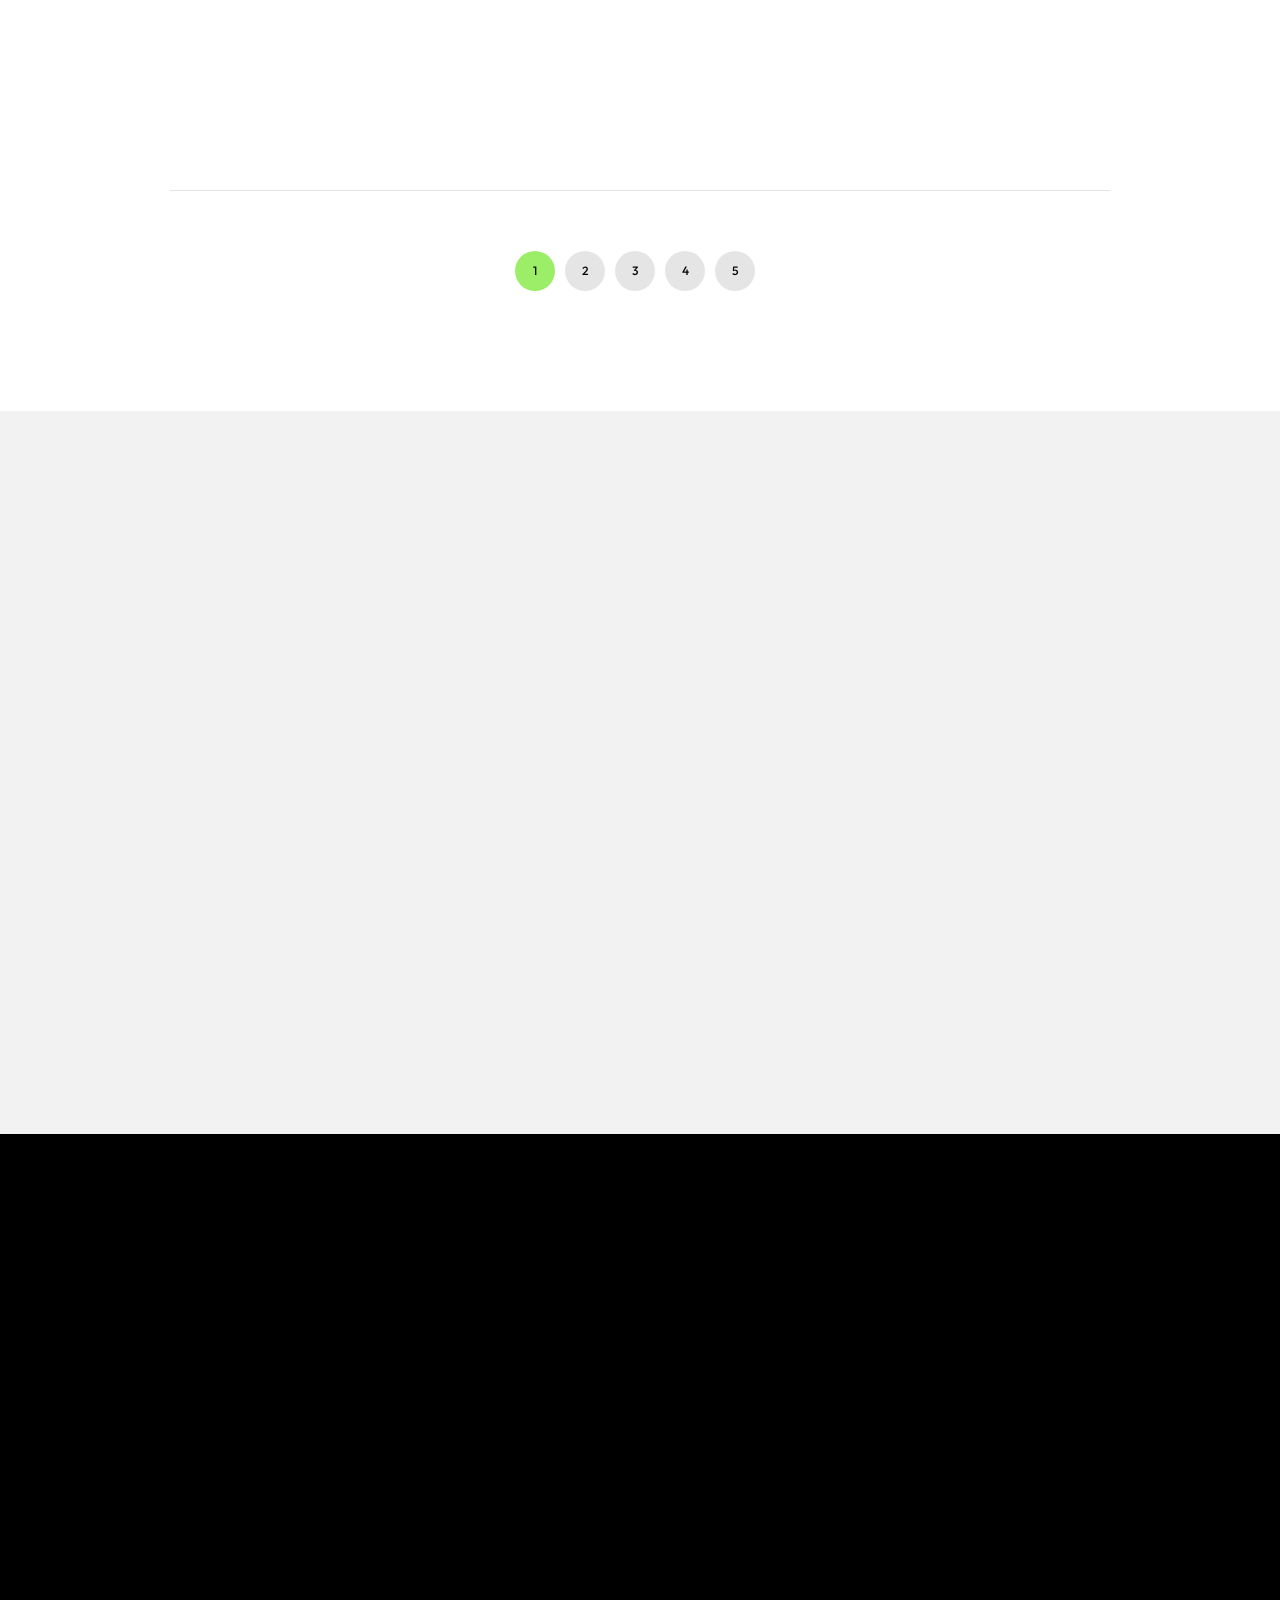
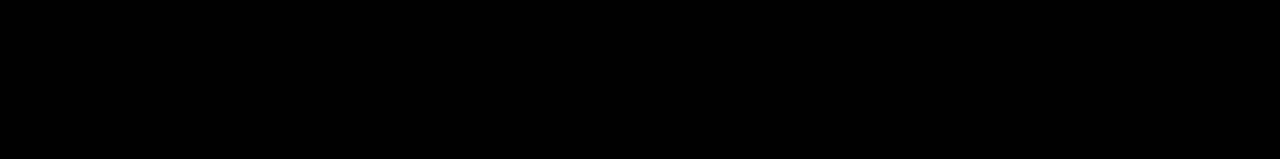
<file: blog.html>
<!DOCTYPE html>
<html lang="zxx">

<head>

    <meta charset="UTF-8">
    <meta name="viewport" content="width=device-width, initial-scale=1.0">
    <meta http-equiv="X-UA-Compatible" content="ie=edge">

    <!-- bootstrap grid css -->
    <link rel="stylesheet" href="css/plugins/bootstrap-grid.css">
    <!-- font awesome css -->
    <link rel="stylesheet" href="css/plugins/font-awesome.min.css">
    <!-- swiper css -->
    <link rel="stylesheet" href="css/plugins/swiper.min.css">
    <!-- fancybox css -->
    <link rel="stylesheet" href="css/plugins/fancybox.min.css">
    <!-- ashley scss -->
    <link rel="stylesheet" href="css/style.css">
    <!-- page name -->
    <title>Ashley</title>

</head>

<body>

    <!-- wrapper -->
    <div class="mil-wrapper" id="top">

        <!-- cursor -->
        <div class="mil-ball">
            <span class="mil-icon-1">
                <svg viewBox="0 0 128 128">
                    <path d="M106.1,41.9c-1.2-1.2-3.1-1.2-4.2,0c-1.2,1.2-1.2,3.1,0,4.2L116.8,61H11.2l14.9-14.9c1.2-1.2,1.2-3.1,0-4.2	c-1.2-1.2-3.1-1.2-4.2,0l-20,20c-1.2,1.2-1.2,3.1,0,4.2l20,20c0.6,0.6,1.4,0.9,2.1,0.9s1.5-0.3,2.1-0.9c1.2-1.2,1.2-3.1,0-4.2	L11.2,67h105.5l-14.9,14.9c-1.2,1.2-1.2,3.1,0,4.2c0.6,0.6,1.4,0.9,2.1,0.9s1.5-0.3,2.1-0.9l20-20c1.2-1.2,1.2-3.1,0-4.2L106.1,41.9	z" />
                </svg>
            </span>
            <div class="mil-more-text">More</div>
            <div class="mil-choose-text">Сhoose</div>
        </div>
        <!-- cursor end -->

        <!-- preloader -->
        <div class="mil-preloader">
            <div class="mil-preloader-animation">
                <div class="mil-pos-abs mil-animation-1">
                    <p class="mil-h3 mil-muted mil-thin">Pioneering</p>
                    <p class="mil-h3 mil-muted">Creative</p>
                    <p class="mil-h3 mil-muted mil-thin">Excellence</p>
                </div>
                <div class="mil-pos-abs mil-animation-2">
                    <div class="mil-reveal-frame">
                        <p class="mil-reveal-box"></p>
                        <p class="mil-h3 mil-muted mil-thin">ashley.com</p>
                    </div>
                </div>
            </div>
        </div>
        <!-- preloader end -->

        <!-- scrollbar progress -->
        <div class="mil-progress-track">
            <div class="mil-progress"></div>
        </div>
        <!-- scrollbar progress end -->

        <!-- menu -->
        <div class="mil-menu-frame">
            <!-- frame clone -->
            <div class="mil-frame-top">
                <a href="home-1.html" class="mil-logo">A.</a>
                <div class="mil-menu-btn">
                    <span></span>
                </div>
            </div>
            <!-- frame clone end -->
            <div class="container">
                <div class="mil-menu-content">
                    <div class="row">
                        <div class="col-xl-5">

                            <nav class="mil-main-menu" id="swupMenu">
                                <ul>
                                    <li class="mil-has-children">
                                        <a href="#.">Homepage</a>
                                        <ul>
                                            <li><a href="home-1.html">Landing page</a></li>
                                            <li><a href="home-2.html">Personal</a></li>
                                            <li><a href="portfolio-3.html">Portfolio slider</a></li>
                                        </ul>
                                    </li>
                                    <li class="mil-has-children">
                                        <a href="#.">Portfolio</a>
                                        <ul>
                                            <li><a href="portfolio-1.html">Grid type 1</a></li>
                                            <li><a href="portfolio-2.html">Grid type 2</a></li>
                                            <li><a href="portfolio-3.html">Slider</a></li>
                                        </ul>
                                    </li>
                                    <li class="mil-has-children">
                                        <a href="#.">Services</a>
                                        <ul>
                                            <li><a href="services.html">Services List</a></li>
                                            <li><a href="service.html">Single service</a></li>
                                        </ul>
                                    </li>
                                    <li class="mil-has-children mil-active">
                                        <a href="#.">Newsletter</a>
                                        <ul>
                                            <li><a href="blog.html">Blog List</a></li>
                                            <li><a href="publication.html">Publication</a></li>
                                        </ul>
                                    </li>
                                    <li class="mil-has-children">
                                        <a href="#.">Other pages</a>
                                        <ul>
                                            <li><a href="team.html">Team</a></li>
                                            <li><a href="contact.html">Contact</a></li>
                                            <li><a href="404.html">404</a></li>
                                        </ul>
                                    </li>
                                </ul>
                            </nav>

                        </div>
                        <div class="col-xl-7">

                            <div class="mil-menu-right-frame">
                                <div class="mil-animation-in">
                                    <div class="mil-animation-frame">
                                        <div class="mil-animation mil-position-1 mil-scale" data-value-1="2" data-value-2="2"></div>
                                    </div>
                                </div>
                                <div class="mil-menu-right">
                                    <div class="row">
                                        <div class="col-lg-8 mil-mb-60">

                                            <h6 class="mil-muted mil-mb-30">Projects</h6>

                                            <ul class="mil-menu-list">
                                                <li><a href="project-1.html" class="mil-light-soft">Interior design studio</a></li>
                                                <li><a href="project-2.html" class="mil-light-soft">Home Security Camera</a></li>
                                                <li><a href="project-3.html" class="mil-light-soft">Kemia Honest Skincare</a></li>
                                                <li><a href="project-4.html" class="mil-light-soft">Cascade of Lava</a></li>
                                                <li><a href="project-5.html" class="mil-light-soft">Air Pro by Molekule</a></li>
                                                <li><a href="project-6.html" class="mil-light-soft">Tony's Chocolonely</a></li>
                                            </ul>

                                        </div>
                                        <div class="col-lg-4 mil-mb-60">

                                            <h6 class="mil-muted mil-mb-30">Useful links</h6>

                                            <ul class="mil-menu-list">
                                                <li><a href="#." class="mil-light-soft">Privacy Policy</a></li>
                                                <li><a href="#." class="mil-light-soft">Terms and conditions</a></li>
                                                <li><a href="#." class="mil-light-soft">Cookie Policy</a></li>
                                                <li><a href="#." class="mil-light-soft">Careers</a></li>
                                            </ul>

                                        </div>
                                    </div>
                                    <div class="mil-divider mil-mb-60"></div>
                                    <div class="row justify-content-between">

                                        <div class="col-lg-4 mil-mb-60">

                                            <h6 class="mil-muted mil-mb-30">Canada</h6>

                                            <p class="mil-light-soft mil-up">71 South Los Carneros Road, California <span class="mil-no-wrap">+51 174 705 812</span></p>

                                        </div>
                                        <div class="col-lg-4 mil-mb-60">

                                            <h6 class="mil-muted mil-mb-30">Germany</h6>

                                            <p class="mil-light-soft">Leehove 40, 2678 MC De Lier, Netherlands <span class="mil-no-wrap">+31 174 705 811</span></p>

                                        </div>
                                    </div>
                                </div>
                            </div>

                        </div>
                    </div>
                </div>
            </div>
        </div>
        <!-- menu -->

        <!-- curtain -->
        <div class="mil-curtain"></div>
        <!-- curtain end -->

        <!-- frame -->
        <div class="mil-frame">
            <div class="mil-frame-top">
                <a href="home-1.html" class="mil-logo">A.</a>
                <div class="mil-menu-btn">
                    <span></span>
                </div>
            </div>
            <div class="mil-frame-bottom">
                <div class="mil-current-page"></div>
                <div class="mil-back-to-top">
                    <a href="#top" class="mil-link mil-dark mil-arrow-place">
                        <span>Back to top</span>
                    </a>
                </div>
            </div>
        </div>
        <!-- frame end -->

        <!-- content -->
        <div class="mil-content">
            <div id="swupMain" class="mil-main-transition">

                <!-- banner -->
                <div class="mil-inner-banner mil-p-0-120">
                    <div class="mil-banner-content mil-up">
                        <div class="mil-animation-frame">
                            <div class="mil-animation mil-position-4 mil-dark mil-scale" data-value-1="6" data-value-2="1.4"></div>
                        </div>
                        <div class="container">
                            <ul class="mil-breadcrumbs mil-mb-60">
                                <li><a href="home-1.html">Homepage</a></li>
                                <li><a href="blog.html">Blog</a></li>
                            </ul>
                            <h1 class="mil-mb-60">Exploring <span class="mil-thin">the World</span> <br> Through Our <span class="mil-thin">Blog</span></h1>
                            <a href="#blog" class="mil-link mil-dark mil-arrow-place mil-down-arrow">
                                <span>Publications</span>
                            </a>
                        </div>
                    </div>
                </div>
                <!-- banner end -->

                <!-- popular -->
                <section class="mil-soft-bg" id="blog">
                    <div class="container mil-p-120-60">
                        <div class="row align-items-center mil-mb-30">
                            <div class="col-lg-6 mil-mb-30">
                                <h3 class="mil-up">Popular Publications:</h3>
                            </div>
                            <div class="col-lg-6 mil-mb-30">
                                <div class="mil-adaptive-right mil-up">
                                    <a href="blog-inner.html" class="mil-link mil-dark mil-arrow-place">
                                        <span>View all</span>
                                    </a>
                                </div>
                            </div>
                        </div>
                        <div class="row">
                            <div class="col-lg-6">

                                <a href="publication.html" class="mil-blog-card mil-mb-60">
                                    <div class="mil-cover-frame mil-up">
                                        <img src="img/blog/1.jpg" alt="cover">
                                    </div>
                                    <div class="mil-post-descr">
                                        <div class="mil-labels mil-up mil-mb-30">
                                            <div class="mil-label mil-upper mil-accent">TECHNOLOGY</div>
                                            <div class="mil-label mil-upper">may 24 2023</div>
                                        </div>
                                        <h4 class="mil-up mil-mb-30">How to Become a Graphic Designer in 10 Simple Steps</h4>
                                        <p class="mil-post-text mil-up mil-mb-30">Lorem ipsum dolor sit amet, consectetur adipisicing elit. Eius sequi commodi dignissimos optio, beatae, eos necessitatibus nisi. Nam cupiditate consectetur nostrum qui! Repellat natus nulla, nisi aliquid, asperiores impedit tempora sequi est reprehenderit cumque explicabo, dicta. Rem nihil ullam totam ea voluptas quibusdam repudiandae id ut at iure! Totam, a!</p>
                                        <div class="mil-link mil-dark mil-arrow-place mil-up">
                                            <span>Read more</span>
                                        </div>
                                    </div>
                                </a>

                            </div>
                            <div class="col-lg-6">

                                <a href="publication.html" class="mil-blog-card mil-mb-60">
                                    <div class="mil-cover-frame mil-up">
                                        <img src="img/blog/2.jpg" alt="cover">
                                    </div>
                                    <div class="mil-post-descr">
                                        <div class="mil-labels mil-up mil-mb-30">
                                            <div class="mil-label mil-upper mil-accent">TECHNOLOGY</div>
                                            <div class="mil-label mil-upper">may 24 2023</div>
                                        </div>
                                        <h4 class="mil-up mil-mb-30">16 Best Graphic Design Online and Offline Courses</h4>
                                        <p class="mil-post-text mil-up mil-mb-30">Lorem ipsum dolor sit amet, consectetur adipisicing elit. Eius sequi commodi dignissimos optio, beatae, eos necessitatibus nisi. Nam cupiditate consectetur nostrum qui! Repellat natus nulla, nisi aliquid, asperiores impedit tempora sequi est reprehenderit cumque explicabo, dicta. Rem nihil ullam totam ea voluptas quibusdam repudiandae id ut at iure! Totam, a!</p>
                                        <div class="mil-link mil-dark mil-arrow-place mil-up">
                                            <span>Read more</span>
                                        </div>
                                    </div>
                                </a>

                            </div>
                        </div>
                    </div>
                </section>
                <!-- popular end -->

                <!-- blog -->
                <section>
                    <div class="container mil-p-120-120">
                        <div class="row align-items-center mil-mb-30">
                            <div class="col-lg-4 mil-mb-30">
                                <h3 class="mil-up">Categories:</h3>
                            </div>
                            <div class="col-lg-8 mil-mb-30">
                                <div class="mil-adaptive-right mil-up">

                                    <ul class="mil-category-list">
                                        <li><a href="blog-inner.html">Design</a></li>
                                        <li><a href="blog-inner.html">Art</a></li>
                                        <li><a href="blog-inner.html">Code</a></li>
                                        <li><a href="blog-inner.html">Technology</a></li>
                                        <li><a href="blog-inner.html" class="mil-active">All categories</a></li>
                                    </ul>
                                </div>
                            </div>
                        </div>
                        <div class="row">
                            <div class="col-lg-12">

                                <a href="publication.html" class="mil-blog-card mil-blog-card-hori mil-more mil-mb-60">
                                    <div class="mil-cover-frame mil-up">
                                        <img src="img/blog/3.jpg" alt="cover">
                                    </div>
                                    <div class="mil-post-descr">
                                        <div class="mil-labels mil-up mil-mb-30">
                                            <div class="mil-label mil-upper mil-accent">TECHNOLOGY</div>
                                            <div class="mil-label mil-upper">may 24 2023</div>
                                        </div>
                                        <h4 class="mil-up mil-mb-30">How to Create a Brand Guide for Your Client</h4>
                                        <p class="mil-post-text mil-up mil-mb-30">Lorem ipsum dolor sit amet, consectetur adipisicing elit. Eius sequi commodi dignissimos optio, beatae, eos necessitatibus nisi. Nam cupiditate consectetur nostrum qui! Repellat natus nulla, nisi aliquid, asperiores impedit tempora sequi est reprehenderit cumque explicabo, dicta. Rem nihil ullam totam ea voluptas quibusdam repudiandae id ut at iure! Totam, a!</p>
                                        <div class="mil-link mil-dark mil-arrow-place mil-up">
                                            <span>Read more</span>
                                        </div>
                                    </div>
                                </a>

                            </div>
                            <div class="col-lg-12">

                                <a href="publication.html" class="mil-blog-card mil-blog-card-hori mil-more mil-mb-60">
                                    <div class="mil-cover-frame mil-up">
                                        <img src="img/blog/4.jpg" alt="cover">
                                    </div>
                                    <div class="mil-post-descr">
                                        <div class="mil-labels mil-up mil-mb-30">
                                            <div class="mil-label mil-upper mil-accent">TECHNOLOGY</div>
                                            <div class="mil-label mil-upper">may 24 2023</div>
                                        </div>
                                        <h4 class="mil-up mil-mb-30">Color Psychology in Art and Design</h4>
                                        <p class="mil-post-text mil-up mil-mb-30">Lorem ipsum dolor sit amet, consectetur adipisicing elit. Eius sequi commodi dignissimos optio, beatae, eos necessitatibus nisi. Nam cupiditate consectetur nostrum qui! Repellat natus nulla, nisi aliquid, asperiores impedit tempora sequi est reprehenderit cumque explicabo, dicta. Rem nihil ullam totam ea voluptas quibusdam repudiandae id ut at iure! Totam, a!</p>
                                        <div class="mil-link mil-dark mil-arrow-place mil-up">
                                            <span>Read more</span>
                                        </div>
                                    </div>
                                </a>

                            </div>
                            <div class="col-lg-12">

                                <a href="publication.html" class="mil-blog-card mil-blog-card-hori mil-more mil-mb-60">
                                    <div class="mil-cover-frame mil-up">
                                        <img src="img/blog/5.jpg" alt="cover">
                                    </div>
                                    <div class="mil-post-descr">
                                        <div class="mil-labels mil-up mil-mb-30">
                                            <div class="mil-label mil-upper mil-accent">TECHNOLOGY</div>
                                            <div class="mil-label mil-upper">may 24 2023</div>
                                        </div>
                                        <h4 class="mil-up mil-mb-30">How to Design a Repeating Pattern</h4>
                                        <p class="mil-post-text mil-up mil-mb-30">Lorem ipsum dolor sit amet, consectetur adipisicing elit. Eius sequi commodi dignissimos optio, beatae, eos necessitatibus nisi. Nam cupiditate consectetur nostrum qui! Repellat natus nulla, nisi aliquid, asperiores impedit tempora sequi est reprehenderit cumque explicabo, dicta. Rem nihil ullam totam ea voluptas quibusdam repudiandae id ut at iure! Totam, a!</p>
                                        <div class="mil-link mil-dark mil-arrow-place mil-up">
                                            <span>Read more</span>
                                        </div>
                                    </div>
                                </a>

                            </div>
                            <div class="col-lg-12">

                                <a href="publication.html" class="mil-blog-card mil-blog-card-hori mil-more mil-mb-60">
                                    <div class="mil-cover-frame mil-up">
                                        <img src="img/blog/6.jpg" alt="cover">
                                    </div>
                                    <div class="mil-post-descr">
                                        <div class="mil-labels mil-up mil-mb-30">
                                            <div class="mil-label mil-upper mil-accent">TECHNOLOGY</div>
                                            <div class="mil-label mil-upper">may 24 2023</div>
                                        </div>
                                        <h4 class="mil-up mil-mb-30">How to Never Reach Creative Burnout</h4>
                                        <p class="mil-post-text mil-up mil-mb-30">Lorem ipsum dolor sit amet, consectetur adipisicing elit. Eius sequi commodi dignissimos optio, beatae, eos necessitatibus nisi. Nam cupiditate consectetur nostrum qui! Repellat natus nulla, nisi aliquid, asperiores impedit tempora sequi est reprehenderit cumque explicabo, dicta. Rem nihil ullam totam ea voluptas quibusdam repudiandae id ut at iure! Totam, a!</p>
                                        <div class="mil-link mil-dark mil-arrow-place mil-up">
                                            <span>Read more</span>
                                        </div>
                                    </div>
                                </a>

                            </div>
                            <div class="col-lg-12">
                                <div class="mil-pagination">
                                    <a href="blog-inner.html" class="mil-pagination-btn mil-active">1</a>
                                    <a href="blog-inner.html" class="mil-pagination-btn">2</a>
                                    <a href="blog-inner.html" class="mil-pagination-btn">3</a>
                                    <a href="blog-inner.html" class="mil-pagination-btn">4</a>
                                    <a href="blog-inner.html" class="mil-pagination-btn">5</a>
                                </div>
                            </div>
                        </div>
                    </div>
                </section>
                <!-- blog end -->

                <!-- call to action -->
                <section class="mil-soft-bg">
                    <div class="container mil-p-120-120">
                        <div class="row">
                            <div class="col-lg-10">

                                <span class="mil-suptitle mil-suptitle-right mil-suptitle-dark mil-up">Looking to make your mark? We'll help you turn <br> your project into a success story.</span>

                            </div>
                        </div>
                        <div class="mil-center">
                            <h2 class="mil-up mil-mb-60">Stay up-to-date <span class="mil-thin">with the</span><br> latest news by <span class="mil-thin">subscribing</span><br> to our <span class="mil-thin">newsletter!</span></h2>
                            <div class="row justify-content-center mil-up">
                                <div class="col-lg-4">
                                    <form class="mil-subscribe-form mil-subscribe-form-2 mil-up">
                                        <input type="text" placeholder="Enter our email">
                                        <button type="submit" class="mil-button mil-icon-button-sm mil-arrow-place"></button>
                                    </form>
                                </div>
                            </div>
                        </div>
                    </div>
                </section>
                <!-- call to action end -->

                <!-- footer -->
                <footer class="mil-dark-bg">
                    <div class="mi-invert-fix">
                        <div class="container mil-p-120-60">
                            <div class="row justify-content-between">
                                <div class="col-md-4 col-lg-4 mil-mb-60">

                                    <div class="mil-muted mil-logo mil-up mil-mb-30">Ashley.</div>

                                    <p class="mil-light-soft mil-up mil-mb-30">Subscribe our newsletter:</p>

                                    <form class="mil-subscribe-form mil-up">
                                        <input type="text" placeholder="Enter our email">
                                        <button type="submit" class="mil-button mil-icon-button-sm mil-arrow-place"></button>
                                    </form>

                                </div>
                                <div class="col-md-7 col-lg-6">
                                    <div class="row justify-content-end">
                                        <div class="col-md-6 col-lg-7">

                                            <nav class="mil-footer-menu mil-mb-60">
                                                <ul>
                                                    <li class="mil-up mil-active">
                                                        <a href="home-1.html">Home</a>
                                                    </li>
                                                    <li class="mil-up">
                                                        <a href="portfolio-1.html">Portfolio</a>
                                                    </li>
                                                    <li class="mil-up">
                                                        <a href="services.html">Services</a>
                                                    </li>
                                                    <li class="mil-up">
                                                        <a href="contact.html">Contact</a>
                                                    </li>
                                                    <li class="mil-up">
                                                        <a href="blog.html">Blog</a>
                                                    </li>
                                                </ul>
                                            </nav>

                                        </div>
                                        <div class="col-md-6 col-lg-5">

                                            <ul class="mil-menu-list mil-up mil-mb-60">
                                                <li><a href="#." class="mil-light-soft">Privacy Policy</a></li>
                                                <li><a href="#." class="mil-light-soft">Terms and conditions</a></li>
                                                <li><a href="#." class="mil-light-soft">Cookie Policy</a></li>
                                                <li><a href="#." class="mil-light-soft">Careers</a></li>
                                            </ul>

                                        </div>
                                    </div>
                                </div>
                            </div>

                            <div class="row justify-content-between flex-sm-row-reverse">
                                <div class="col-md-7 col-lg-6">

                                    <div class="row justify-content-between">

                                        <div class="col-md-6 col-lg-5 mil-mb-60">

                                            <h6 class="mil-muted mil-up mil-mb-30">Canada</h6>

                                            <p class="mil-light-soft mil-up">71 South Los Carneros Road, California <span class="mil-no-wrap">+51 174 705 812</span></p>

                                        </div>
                                        <div class="col-md-6 col-lg-5 mil-mb-60">

                                            <h6 class="mil-muted mil-up mil-mb-30">Germany</h6>

                                            <p class="mil-light-soft mil-up">Leehove 40, 2678 MC De Lier, Netherlands <span class="mil-no-wrap">+31 174 705 811</span></p>

                                        </div>
                                    </div>

                                </div>
                                <div class="col-md-4 col-lg-6 mil-mb-60">

                                    <div class="mil-vert-between">
                                        <div class="mil-mb-30">
                                            <ul class="mil-social-icons mil-up">
                                                <li><a href="#." target="_blank" class="social-icon"> <i class="far fa-circle"></i></a></li>
                                                <li><a href="#." target="_blank" class="social-icon"> <i class="far fa-circle"></i></a></li>
                                                <li><a href="#." target="_blank" class="social-icon"> <i class="far fa-circle"></i></a></li>
                                                <li><a href="#." target="_blank" class="social-icon"> <i class="far fa-circle"></i></a></li>
                                            </ul>
                                        </div>
                                        <p class="mil-light-soft mil-up">© Copyright 2023 - Mil. All Rights Reserved.</p>
                                    </div>

                                </div>
                            </div>
                        </div>
                    </div>
                </footer>
                <!-- footer end -->

                <!-- hidden elements -->
                <div class="mil-hidden-elements">
                    <div class="mil-dodecahedron">
                        <div class="mil-pentagon">
                            <div></div>
                            <div></div>
                            <div></div>
                            <div></div>
                            <div></div>
                        </div>
                        <div class="mil-pentagon">
                            <div></div>
                            <div></div>
                            <div></div>
                            <div></div>
                            <div></div>
                        </div>
                        <div class="mil-pentagon">
                            <div></div>
                            <div></div>
                            <div></div>
                            <div></div>
                            <div></div>
                        </div>
                        <div class="mil-pentagon">
                            <div></div>
                            <div></div>
                            <div></div>
                            <div></div>
                            <div></div>
                        </div>
                        <div class="mil-pentagon">
                            <div></div>
                            <div></div>
                            <div></div>
                            <div></div>
                            <div></div>
                        </div>
                        <div class="mil-pentagon">
                            <div></div>
                            <div></div>
                            <div></div>
                            <div></div>
                            <div></div>
                        </div>
                        <div class="mil-pentagon">
                            <div></div>
                            <div></div>
                            <div></div>
                            <div></div>
                            <div></div>
                        </div>
                        <div class="mil-pentagon">
                            <div></div>
                            <div></div>
                            <div></div>
                            <div></div>
                            <div></div>
                        </div>
                        <div class="mil-pentagon">
                            <div></div>
                            <div></div>
                            <div></div>
                            <div></div>
                            <div></div>
                        </div>
                        <div class="mil-pentagon">
                            <div></div>
                            <div></div>
                            <div></div>
                            <div></div>
                            <div></div>
                        </div>
                        <div class="mil-pentagon">
                            <div></div>
                            <div></div>
                            <div></div>
                            <div></div>
                            <div></div>
                        </div>
                        <div class="mil-pentagon">
                            <div></div>
                            <div></div>
                            <div></div>
                            <div></div>
                            <div></div>
                        </div>
                    </div>

                    <svg xmlns="http://www.w3.org/2000/svg" viewBox="0 0 24 24" class="mil-arrow">
                        <path d="M 14 5.3417969 C 13.744125 5.3417969 13.487969 5.4412187 13.292969 5.6367188 L 13.207031 5.7226562 C 12.816031 6.1136563 12.816031 6.7467188 13.207031 7.1367188 L 17.070312 11 L 4 11 C 3.448 11 3 11.448 3 12 C 3 12.552 3.448 13 4 13 L 17.070312 13 L 13.207031 16.863281 C 12.816031 17.254281 12.816031 17.887344 13.207031 18.277344 L 13.292969 18.363281 C 13.683969 18.754281 14.317031 18.754281 14.707031 18.363281 L 20.363281 12.707031 C 20.754281 12.316031 20.754281 11.682969 20.363281 11.292969 L 14.707031 5.6367188 C 14.511531 5.4412187 14.255875 5.3417969 14 5.3417969 z" />
                    </svg>

                    <svg width="250" viewBox="0 0 300 1404" fill="none" xmlns="http://www.w3.org/2000/svg" class="mil-lines">
                        <path fill-rule="evenodd" clip-rule="evenodd" d="M1 892L1 941H299V892C299 809.71 232.29 743 150 743C67.7096 743 1 809.71 1 892ZM0 942H300V892C300 809.157 232.843 742 150 742C67.1573 742 0 809.157 0 892L0 942Z" class="mil-move" />
                        <path fill-rule="evenodd" clip-rule="evenodd" d="M299 146V97L1 97V146C1 228.29 67.7096 295 150 295C232.29 295 299 228.29 299 146ZM300 96L0 96V146C0 228.843 67.1573 296 150 296C232.843 296 300 228.843 300 146V96Z" class="mil-move" />
                        <path fill-rule="evenodd" clip-rule="evenodd" d="M299 1H1V1403H299V1ZM0 0V1404H300V0H0Z" />
                        <path fill-rule="evenodd" clip-rule="evenodd" d="M150 -4.37115e-08L150 1404L149 1404L149 0L150 -4.37115e-08Z" />
                        <path fill-rule="evenodd" clip-rule="evenodd" d="M150 1324C232.29 1324 299 1257.29 299 1175C299 1092.71 232.29 1026 150 1026C67.7096 1026 1 1092.71 1 1175C1 1257.29 67.7096 1324 150 1324ZM150 1325C232.843 1325 300 1257.84 300 1175C300 1092.16 232.843 1025 150 1025C67.1573 1025 0 1092.16 0 1175C0 1257.84 67.1573 1325 150 1325Z" class="mil-move" />
                        <path fill-rule="evenodd" clip-rule="evenodd" d="M300 1175H0V1174H300V1175Z" class="mil-move" />
                        <path fill-rule="evenodd" clip-rule="evenodd" d="M150 678C232.29 678 299 611.29 299 529C299 446.71 232.29 380 150 380C67.7096 380 1 446.71 1 529C1 611.29 67.7096 678 150 678ZM150 679C232.843 679 300 611.843 300 529C300 446.157 232.843 379 150 379C67.1573 379 0 446.157 0 529C0 611.843 67.1573 679 150 679Z" class="mil-move" />
                        <path fill-rule="evenodd" clip-rule="evenodd" d="M299 380H1V678H299V380ZM0 379V679H300V379H0Z" class="mil-move" />
                    </svg>
                </div>
                <!-- hidden elements end -->

            </div>
        </div>
        <!-- content -->
    </div>
    <!-- wrapper end -->

    <!-- jQuery js -->
    <script src="js/plugins/jquery.min.js"></script>
    <!-- swup js -->
    <script src="js/plugins/swup.min.js"></script>
    <!-- swiper js -->
    <script src="js/plugins/swiper.min.js"></script>
    <!-- fancybox js -->
    <script src="js/plugins/fancybox.min.js"></script>
    <!-- gsap js -->
    <script src="js/plugins/gsap.min.js"></script>
    <!-- scroll smoother -->
    <script src="js/plugins/smooth-scroll.js"></script>
    <!-- scroll trigger js -->
    <script src="js/plugins/ScrollTrigger.min.js"></script>
    <!-- scroll to js -->
    <script src="js/plugins/ScrollTo.min.js"></script>
    <!-- ashley js -->
    <script src="js/main.js"></script>

</body>

</html>
</file>
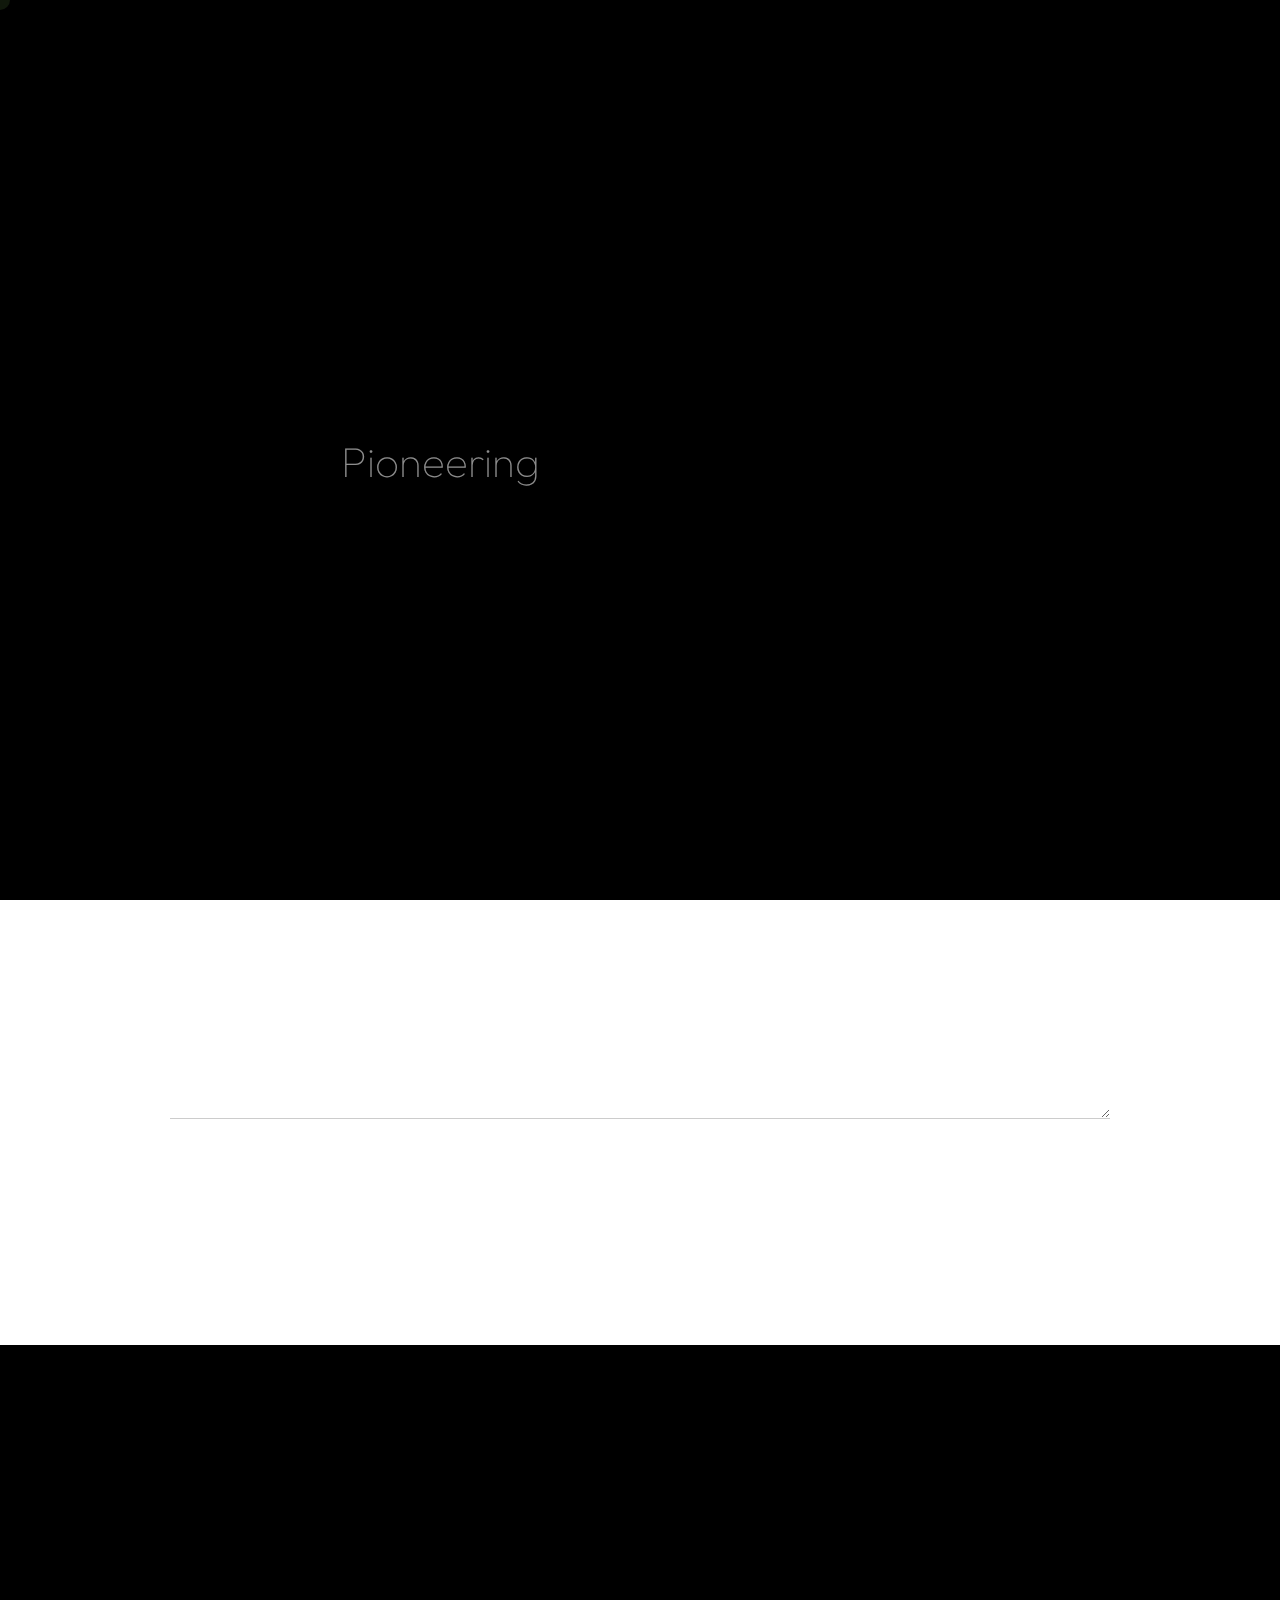
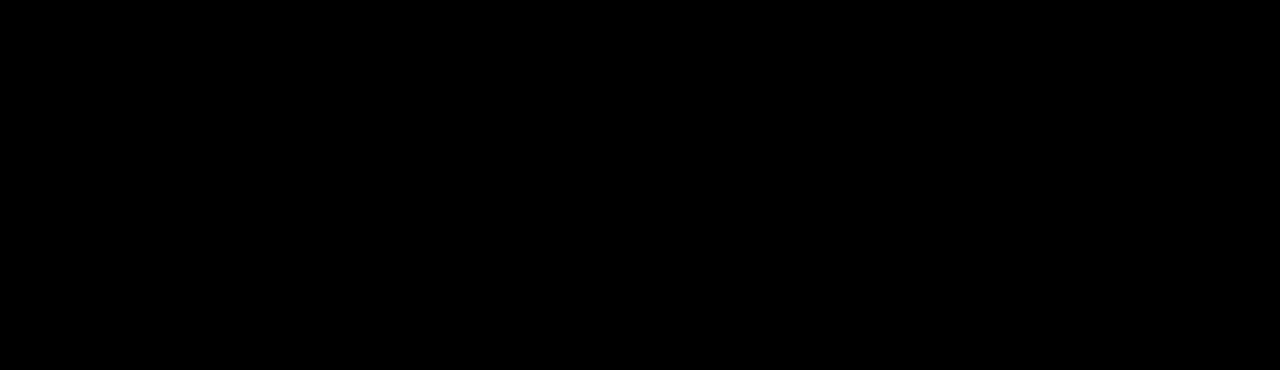
<file: contact.html>
<!DOCTYPE html>
<html lang="zxx">

<head>

    <meta charset="UTF-8">
    <meta name="viewport" content="width=device-width, initial-scale=1.0">
    <meta http-equiv="X-UA-Compatible" content="ie=edge">

    <!-- bootstrap grid css -->
    <link rel="stylesheet" href="css/plugins/bootstrap-grid.css">
    <!-- font awesome css -->
    <link rel="stylesheet" href="css/plugins/font-awesome.min.css">
    <!-- swiper css -->
    <link rel="stylesheet" href="css/plugins/swiper.min.css">
    <!-- fancybox css -->
    <link rel="stylesheet" href="css/plugins/fancybox.min.css">
    <!-- ashley scss -->
    <link rel="stylesheet" href="css/style.css">
    <!-- page name -->
    <title>Ashley</title>

</head>

<body>

    <!-- wrapper -->
    <div class="mil-wrapper" id="top">

        <!-- cursor -->
        <div class="mil-ball">
            <span class="mil-icon-1">
                <svg viewBox="0 0 128 128">
                    <path d="M106.1,41.9c-1.2-1.2-3.1-1.2-4.2,0c-1.2,1.2-1.2,3.1,0,4.2L116.8,61H11.2l14.9-14.9c1.2-1.2,1.2-3.1,0-4.2	c-1.2-1.2-3.1-1.2-4.2,0l-20,20c-1.2,1.2-1.2,3.1,0,4.2l20,20c0.6,0.6,1.4,0.9,2.1,0.9s1.5-0.3,2.1-0.9c1.2-1.2,1.2-3.1,0-4.2	L11.2,67h105.5l-14.9,14.9c-1.2,1.2-1.2,3.1,0,4.2c0.6,0.6,1.4,0.9,2.1,0.9s1.5-0.3,2.1-0.9l20-20c1.2-1.2,1.2-3.1,0-4.2L106.1,41.9	z" />
                </svg>
            </span>
            <div class="mil-more-text">More</div>
            <div class="mil-choose-text">Сhoose</div>
        </div>
        <!-- cursor end -->

        <!-- preloader -->
        <div class="mil-preloader">
            <div class="mil-preloader-animation">
                <div class="mil-pos-abs mil-animation-1">
                    <p class="mil-h3 mil-muted mil-thin">Pioneering</p>
                    <p class="mil-h3 mil-muted">Creative</p>
                    <p class="mil-h3 mil-muted mil-thin">Excellence</p>
                </div>
                <div class="mil-pos-abs mil-animation-2">
                    <div class="mil-reveal-frame">
                        <p class="mil-reveal-box"></p>
                        <p class="mil-h3 mil-muted mil-thin">ashley.com</p>
                    </div>
                </div>
            </div>
        </div>
        <!-- preloader end -->

        <!-- scrollbar progress -->
        <div class="mil-progress-track">
            <div class="mil-progress"></div>
        </div>
        <!-- scrollbar progress end -->

        <!-- menu -->
        <div class="mil-menu-frame">
            <!-- frame clone -->
            <div class="mil-frame-top">
                <a href="home-1.html" class="mil-logo">A.</a>
                <div class="mil-menu-btn">
                    <span></span>
                </div>
            </div>
            <!-- frame clone end -->
            <div class="container">
                <div class="mil-menu-content">
                    <div class="row">
                        <div class="col-xl-5">

                            <nav class="mil-main-menu" id="swupMenu">
                                <ul>
                                    <li class="mil-has-children">
                                        <a href="#.">Homepage</a>
                                        <ul>
                                            <li><a href="home-1.html">Landing page</a></li>
                                            <li><a href="home-2.html">Personal</a></li>
                                            <li><a href="portfolio-3.html">Portfolio slider</a></li>
                                        </ul>
                                    </li>
                                    <li class="mil-has-children">
                                        <a href="#.">Portfolio</a>
                                        <ul>
                                            <li><a href="portfolio-1.html">Grid type 1</a></li>
                                            <li><a href="portfolio-2.html">Grid type 2</a></li>
                                            <li><a href="portfolio-3.html">Slider</a></li>
                                        </ul>
                                    </li>
                                    <li class="mil-has-children">
                                        <a href="#.">Services</a>
                                        <ul>
                                            <li><a href="services.html">Services List</a></li>
                                            <li><a href="service.html">Single service</a></li>
                                        </ul>
                                    </li>
                                    <li class="mil-has-children">
                                        <a href="#.">Newsletter</a>
                                        <ul>
                                            <li><a href="blog.html">Blog List</a></li>
                                            <li><a href="publication.html">Publication</a></li>
                                        </ul>
                                    </li>
                                    <li class="mil-has-children mil-active">
                                        <a href="#.">Other pages</a>
                                        <ul>
                                            <li><a href="team.html">Team</a></li>
                                            <li><a href="contact.html">Contact</a></li>
                                            <li><a href="404.html">404</a></li>
                                        </ul>
                                    </li>
                                </ul>
                            </nav>

                        </div>
                        <div class="col-xl-7">

                            <div class="mil-menu-right-frame">
                                <div class="mil-animation-in">
                                    <div class="mil-animation-frame">
                                        <div class="mil-animation mil-position-1 mil-scale" data-value-1="2" data-value-2="2"></div>
                                    </div>
                                </div>
                                <div class="mil-menu-right">
                                    <div class="row">
                                        <div class="col-lg-8 mil-mb-60">

                                            <h6 class="mil-muted mil-mb-30">Projects</h6>

                                            <ul class="mil-menu-list">
                                                <li><a href="project-1.html" class="mil-light-soft">Interior design studio</a></li>
                                                <li><a href="project-2.html" class="mil-light-soft">Home Security Camera</a></li>
                                                <li><a href="project-3.html" class="mil-light-soft">Kemia Honest Skincare</a></li>
                                                <li><a href="project-4.html" class="mil-light-soft">Cascade of Lava</a></li>
                                                <li><a href="project-5.html" class="mil-light-soft">Air Pro by Molekule</a></li>
                                                <li><a href="project-6.html" class="mil-light-soft">Tony's Chocolonely</a></li>
                                            </ul>

                                        </div>
                                        <div class="col-lg-4 mil-mb-60">

                                            <h6 class="mil-muted mil-mb-30">Useful links</h6>

                                            <ul class="mil-menu-list">
                                                <li><a href="#." class="mil-light-soft">Privacy Policy</a></li>
                                                <li><a href="#." class="mil-light-soft">Terms and conditions</a></li>
                                                <li><a href="#." class="mil-light-soft">Cookie Policy</a></li>
                                                <li><a href="#." class="mil-light-soft">Careers</a></li>
                                            </ul>

                                        </div>
                                    </div>
                                    <div class="mil-divider mil-mb-60"></div>
                                    <div class="row justify-content-between">

                                        <div class="col-lg-4 mil-mb-60">

                                            <h6 class="mil-muted mil-mb-30">Canada</h6>

                                            <p class="mil-light-soft mil-up">71 South Los Carneros Road, California <span class="mil-no-wrap">+51 174 705 812</span></p>

                                        </div>
                                        <div class="col-lg-4 mil-mb-60">

                                            <h6 class="mil-muted mil-mb-30">Germany</h6>

                                            <p class="mil-light-soft">Leehove 40, 2678 MC De Lier, Netherlands <span class="mil-no-wrap">+31 174 705 811</span></p>

                                        </div>
                                    </div>
                                </div>
                            </div>

                        </div>
                    </div>
                </div>
            </div>
        </div>
        <!-- menu -->

        <!-- curtain -->
        <div class="mil-curtain"></div>
        <!-- curtain end -->

        <!-- frame -->
        <div class="mil-frame">
            <div class="mil-frame-top">
                <a href="home-1.html" class="mil-logo">A.</a>
                <div class="mil-menu-btn">
                    <span></span>
                </div>
            </div>
            <div class="mil-frame-bottom">
                <div class="mil-current-page"></div>
                <div class="mil-back-to-top">
                    <a href="#top" class="mil-link mil-dark mil-arrow-place">
                        <span>Back to top</span>
                    </a>
                </div>
            </div>
        </div>
        <!-- frame end -->

        <!-- content -->
        <div class="mil-content">
            <div id="swupMain" class="mil-main-transition">

                <!-- banner -->
                <div class="mil-inner-banner mil-p-0-120">
                    <div class="mil-banner-content mil-center mil-up">
                        <div class="container">
                            <h1 class="mil-mb-60">Get in touch!</h1>
                            <a href="#contact" class="mil-link mil-dark mil-arrow-place mil-down-arrow">
                                <span>Send message</span>
                            </a>
                        </div>
                    </div>
                </div>
                <!-- banner end -->

                <!-- contact form -->
                <section id="contact">
                    <div class="container mil-p-120-90">
                        <h3 class="mil-center mil-up mil-mb-120">Let's <span class="mil-thin">Talk</span></h3>
                        <form class="row align-items-center">
                            <div class="col-lg-6 mil-up">
                                <input type="text" placeholder="What's your name">
                            </div>
                            <div class="col-lg-6 mil-up">
                                <input type="email" placeholder="Your Email">
                            </div>
                            <div class="col-lg-12 mil-up">
                                <textarea placeholder="Tell us about our project"></textarea>
                            </div>
                            <div class="col-lg-8">
                                <p class="mil-up mil-mb-30"><span class="mil-accent">*</span> We promise not to disclose your personal information to third parties.</p>
                            </div>
                            <div class="col-lg-4">
                                <div class="mil-adaptive-right mil-up mil-mb-30">
                                    <button type="submit" class="mil-button mil-arrow-place">
                                        <span>Send message</span>
                                    </button>
                                </div>
                            </div>
                        </form>
                    </div>
                </section>
                <!-- contact form end -->

                <!-- footer -->
                <footer class="mil-dark-bg">
                    <div class="mi-invert-fix">
                        <div class="container mil-p-120-60">
                            <div class="row justify-content-between">
                                <div class="col-md-4 col-lg-4 mil-mb-60">

                                    <div class="mil-muted mil-logo mil-up mil-mb-30">Ashley.</div>

                                    <p class="mil-light-soft mil-up mil-mb-30">Subscribe our newsletter:</p>

                                    <form class="mil-subscribe-form mil-up">
                                        <input type="text" placeholder="Enter our email">
                                        <button type="submit" class="mil-button mil-icon-button-sm mil-arrow-place"></button>
                                    </form>

                                </div>
                                <div class="col-md-7 col-lg-6">
                                    <div class="row justify-content-end">
                                        <div class="col-md-6 col-lg-7">

                                            <nav class="mil-footer-menu mil-mb-60">
                                                <ul>
                                                    <li class="mil-up mil-active">
                                                        <a href="home-1.html">Home</a>
                                                    </li>
                                                    <li class="mil-up">
                                                        <a href="portfolio-1.html">Portfolio</a>
                                                    </li>
                                                    <li class="mil-up">
                                                        <a href="services.html">Services</a>
                                                    </li>
                                                    <li class="mil-up">
                                                        <a href="contact.html">Contact</a>
                                                    </li>
                                                    <li class="mil-up">
                                                        <a href="blog.html">Blog</a>
                                                    </li>
                                                </ul>
                                            </nav>

                                        </div>
                                        <div class="col-md-6 col-lg-5">

                                            <ul class="mil-menu-list mil-up mil-mb-60">
                                                <li><a href="#." class="mil-light-soft">Privacy Policy</a></li>
                                                <li><a href="#." class="mil-light-soft">Terms and conditions</a></li>
                                                <li><a href="#." class="mil-light-soft">Cookie Policy</a></li>
                                                <li><a href="#." class="mil-light-soft">Careers</a></li>
                                            </ul>

                                        </div>
                                    </div>
                                </div>
                            </div>

                            <div class="row justify-content-between flex-sm-row-reverse">
                                <div class="col-md-7 col-lg-6">

                                    <div class="row justify-content-between">

                                        <div class="col-md-6 col-lg-5 mil-mb-60">

                                            <h6 class="mil-muted mil-up mil-mb-30">Canada</h6>

                                            <p class="mil-light-soft mil-up">71 South Los Carneros Road, California <span class="mil-no-wrap">+51 174 705 812</span></p>

                                        </div>
                                        <div class="col-md-6 col-lg-5 mil-mb-60">

                                            <h6 class="mil-muted mil-up mil-mb-30">Germany</h6>

                                            <p class="mil-light-soft mil-up">Leehove 40, 2678 MC De Lier, Netherlands <span class="mil-no-wrap">+31 174 705 811</span></p>

                                        </div>
                                    </div>

                                </div>
                                <div class="col-md-4 col-lg-6 mil-mb-60">

                                    <div class="mil-vert-between">
                                        <div class="mil-mb-30">
                                            <ul class="mil-social-icons mil-up">
                                                <li><a href="#." target="_blank" class="social-icon"> <i class="far fa-circle"></i></a></li>
                                                <li><a href="#." target="_blank" class="social-icon"> <i class="far fa-circle"></i></a></li>
                                                <li><a href="#." target="_blank" class="social-icon"> <i class="far fa-circle"></i></a></li>
                                                <li><a href="#." target="_blank" class="social-icon"> <i class="far fa-circle"></i></a></li>
                                            </ul>
                                        </div>
                                        <p class="mil-light-soft mil-up">© Copyright 2023 - Mil. All Rights Reserved.</p>
                                    </div>

                                </div>
                            </div>
                        </div>
                    </div>
                </footer>
                <!-- footer end -->

                <!-- hidden elements -->
                <div class="mil-hidden-elements">
                    <div class="mil-dodecahedron">
                        <div class="mil-pentagon">
                            <div></div>
                            <div></div>
                            <div></div>
                            <div></div>
                            <div></div>
                        </div>
                        <div class="mil-pentagon">
                            <div></div>
                            <div></div>
                            <div></div>
                            <div></div>
                            <div></div>
                        </div>
                        <div class="mil-pentagon">
                            <div></div>
                            <div></div>
                            <div></div>
                            <div></div>
                            <div></div>
                        </div>
                        <div class="mil-pentagon">
                            <div></div>
                            <div></div>
                            <div></div>
                            <div></div>
                            <div></div>
                        </div>
                        <div class="mil-pentagon">
                            <div></div>
                            <div></div>
                            <div></div>
                            <div></div>
                            <div></div>
                        </div>
                        <div class="mil-pentagon">
                            <div></div>
                            <div></div>
                            <div></div>
                            <div></div>
                            <div></div>
                        </div>
                        <div class="mil-pentagon">
                            <div></div>
                            <div></div>
                            <div></div>
                            <div></div>
                            <div></div>
                        </div>
                        <div class="mil-pentagon">
                            <div></div>
                            <div></div>
                            <div></div>
                            <div></div>
                            <div></div>
                        </div>
                        <div class="mil-pentagon">
                            <div></div>
                            <div></div>
                            <div></div>
                            <div></div>
                            <div></div>
                        </div>
                        <div class="mil-pentagon">
                            <div></div>
                            <div></div>
                            <div></div>
                            <div></div>
                            <div></div>
                        </div>
                        <div class="mil-pentagon">
                            <div></div>
                            <div></div>
                            <div></div>
                            <div></div>
                            <div></div>
                        </div>
                        <div class="mil-pentagon">
                            <div></div>
                            <div></div>
                            <div></div>
                            <div></div>
                            <div></div>
                        </div>
                    </div>

                    <svg xmlns="http://www.w3.org/2000/svg" viewBox="0 0 24 24" class="mil-arrow">
                        <path d="M 14 5.3417969 C 13.744125 5.3417969 13.487969 5.4412187 13.292969 5.6367188 L 13.207031 5.7226562 C 12.816031 6.1136563 12.816031 6.7467188 13.207031 7.1367188 L 17.070312 11 L 4 11 C 3.448 11 3 11.448 3 12 C 3 12.552 3.448 13 4 13 L 17.070312 13 L 13.207031 16.863281 C 12.816031 17.254281 12.816031 17.887344 13.207031 18.277344 L 13.292969 18.363281 C 13.683969 18.754281 14.317031 18.754281 14.707031 18.363281 L 20.363281 12.707031 C 20.754281 12.316031 20.754281 11.682969 20.363281 11.292969 L 14.707031 5.6367188 C 14.511531 5.4412187 14.255875 5.3417969 14 5.3417969 z" />
                    </svg>

                    <svg width="250" viewBox="0 0 300 1404" fill="none" xmlns="http://www.w3.org/2000/svg" class="mil-lines">
                        <path fill-rule="evenodd" clip-rule="evenodd" d="M1 892L1 941H299V892C299 809.71 232.29 743 150 743C67.7096 743 1 809.71 1 892ZM0 942H300V892C300 809.157 232.843 742 150 742C67.1573 742 0 809.157 0 892L0 942Z" class="mil-move" />
                        <path fill-rule="evenodd" clip-rule="evenodd" d="M299 146V97L1 97V146C1 228.29 67.7096 295 150 295C232.29 295 299 228.29 299 146ZM300 96L0 96V146C0 228.843 67.1573 296 150 296C232.843 296 300 228.843 300 146V96Z" class="mil-move" />
                        <path fill-rule="evenodd" clip-rule="evenodd" d="M299 1H1V1403H299V1ZM0 0V1404H300V0H0Z" />
                        <path fill-rule="evenodd" clip-rule="evenodd" d="M150 -4.37115e-08L150 1404L149 1404L149 0L150 -4.37115e-08Z" />
                        <path fill-rule="evenodd" clip-rule="evenodd" d="M150 1324C232.29 1324 299 1257.29 299 1175C299 1092.71 232.29 1026 150 1026C67.7096 1026 1 1092.71 1 1175C1 1257.29 67.7096 1324 150 1324ZM150 1325C232.843 1325 300 1257.84 300 1175C300 1092.16 232.843 1025 150 1025C67.1573 1025 0 1092.16 0 1175C0 1257.84 67.1573 1325 150 1325Z" class="mil-move" />
                        <path fill-rule="evenodd" clip-rule="evenodd" d="M300 1175H0V1174H300V1175Z" class="mil-move" />
                        <path fill-rule="evenodd" clip-rule="evenodd" d="M150 678C232.29 678 299 611.29 299 529C299 446.71 232.29 380 150 380C67.7096 380 1 446.71 1 529C1 611.29 67.7096 678 150 678ZM150 679C232.843 679 300 611.843 300 529C300 446.157 232.843 379 150 379C67.1573 379 0 446.157 0 529C0 611.843 67.1573 679 150 679Z" class="mil-move" />
                        <path fill-rule="evenodd" clip-rule="evenodd" d="M299 380H1V678H299V380ZM0 379V679H300V379H0Z" class="mil-move" />
                    </svg>
                </div>
                <!-- hidden elements end -->

            </div>
        </div>
        <!-- content -->
    </div>
    <!-- wrapper end -->

    <!-- jQuery js -->
    <script src="js/plugins/jquery.min.js"></script>
    <!-- swup js -->
    <script src="js/plugins/swup.min.js"></script>
    <!-- swiper js -->
    <script src="js/plugins/swiper.min.js"></script>
    <!-- fancybox js -->
    <script src="js/plugins/fancybox.min.js"></script>
    <!-- gsap js -->
    <script src="js/plugins/gsap.min.js"></script>
    <!-- scroll smoother -->
    <script src="js/plugins/smooth-scroll.js"></script>
    <!-- scroll trigger js -->
    <script src="js/plugins/ScrollTrigger.min.js"></script>
    <!-- scroll to js -->
    <script src="js/plugins/ScrollTo.min.js"></script>
    <!-- ashley js -->
    <script src="js/main.js"></script>

</body>

</html>
</file>
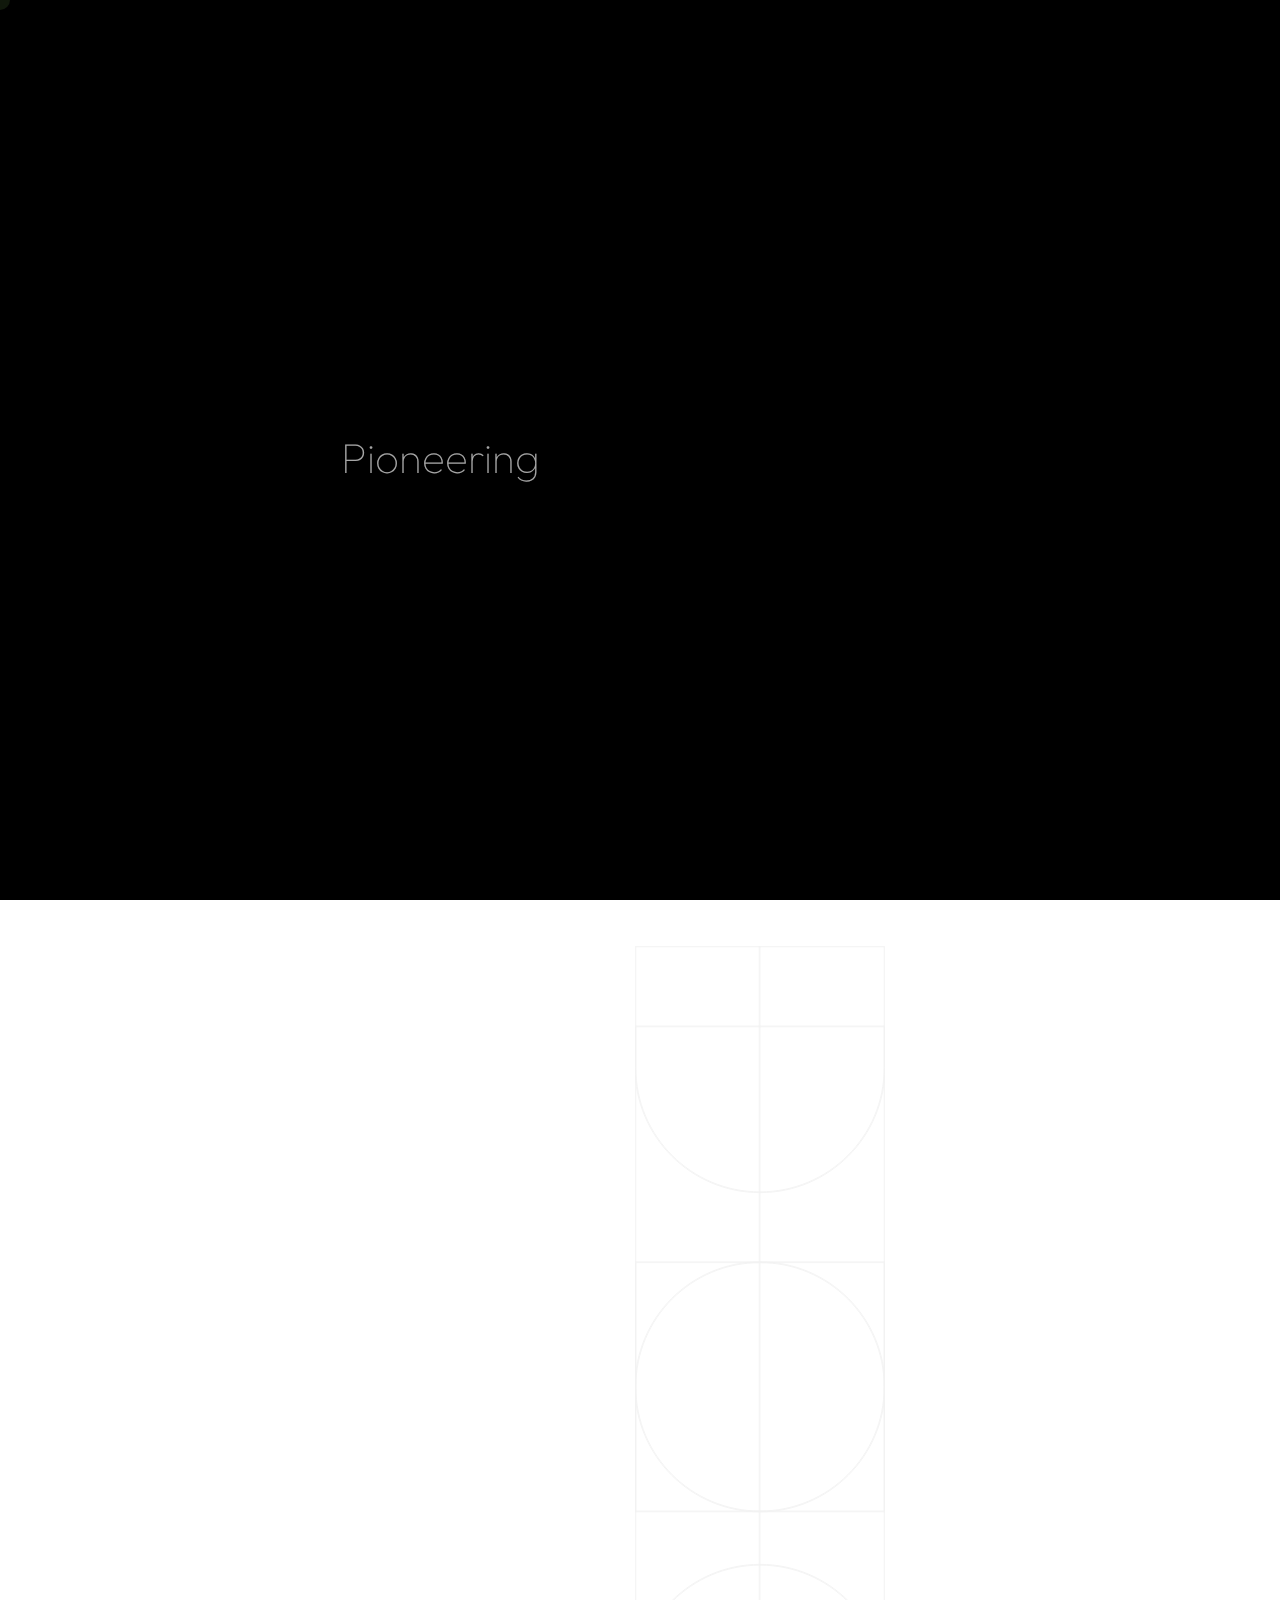
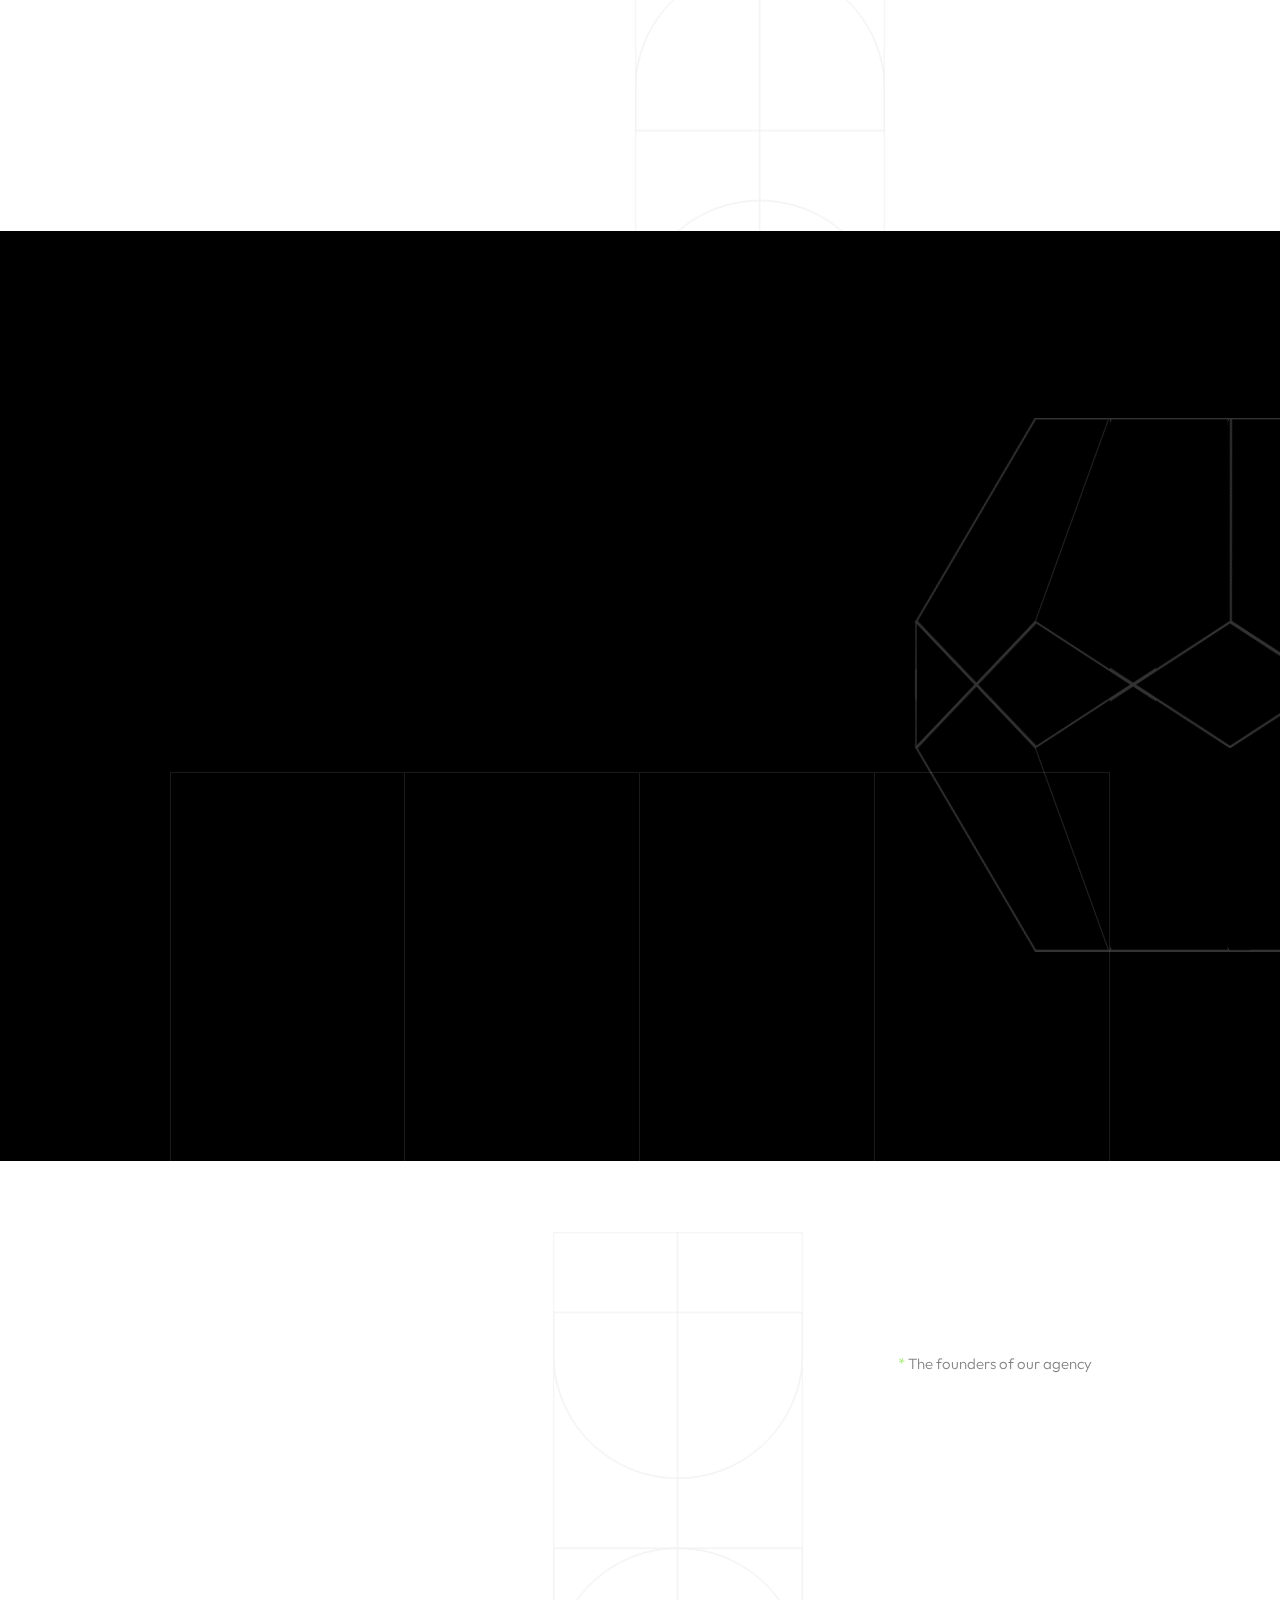
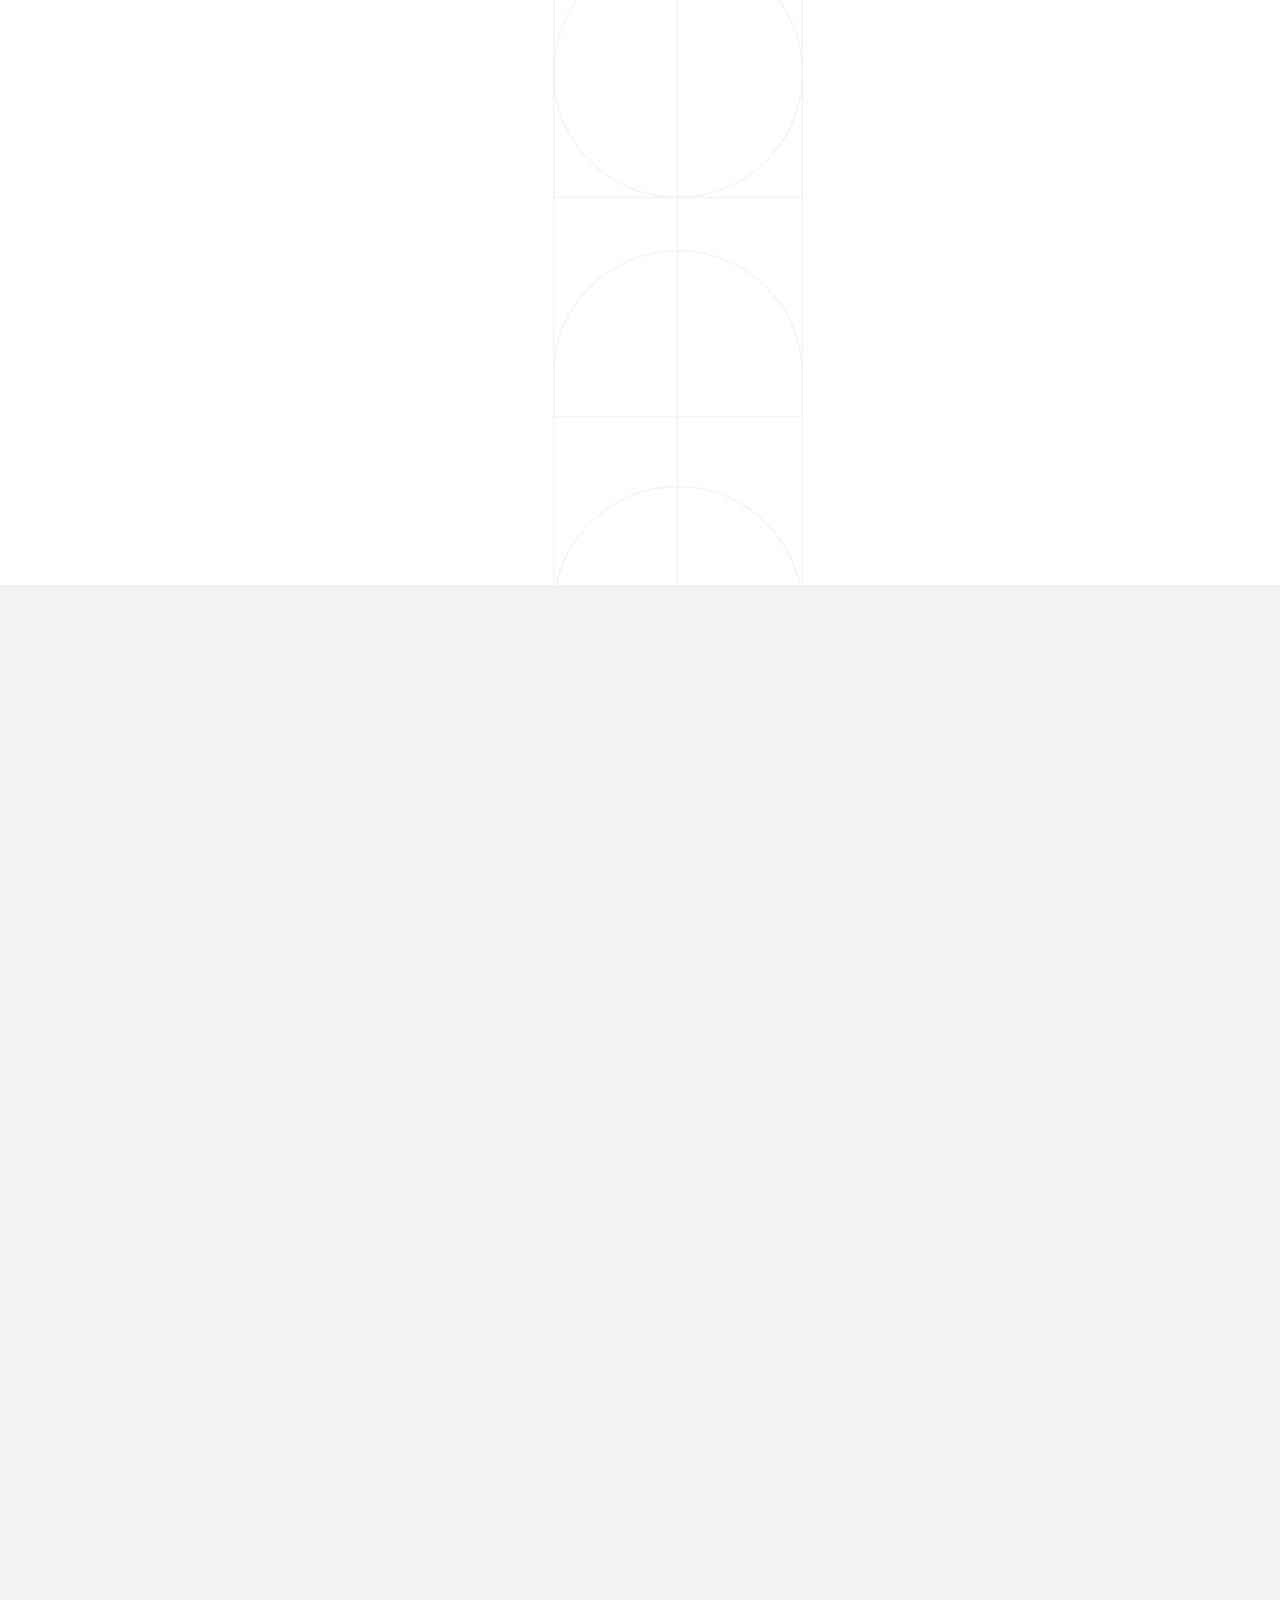
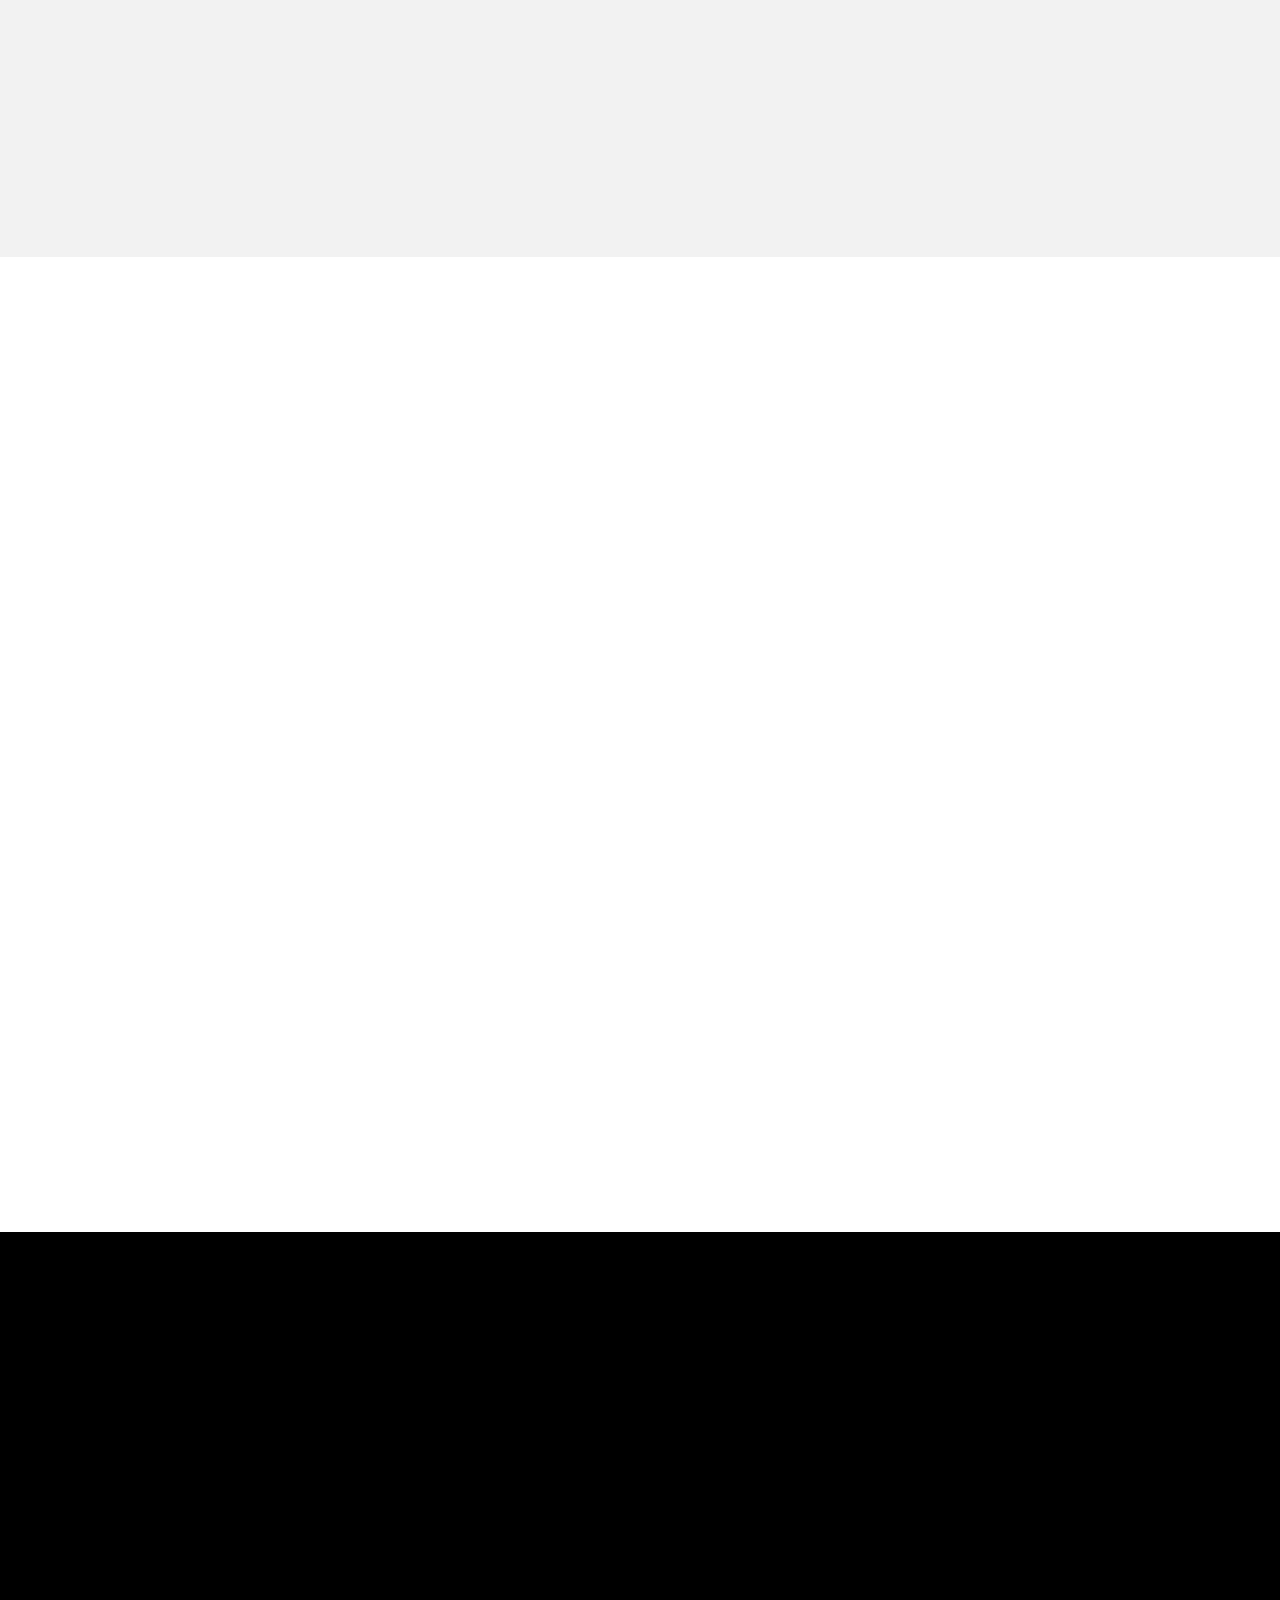
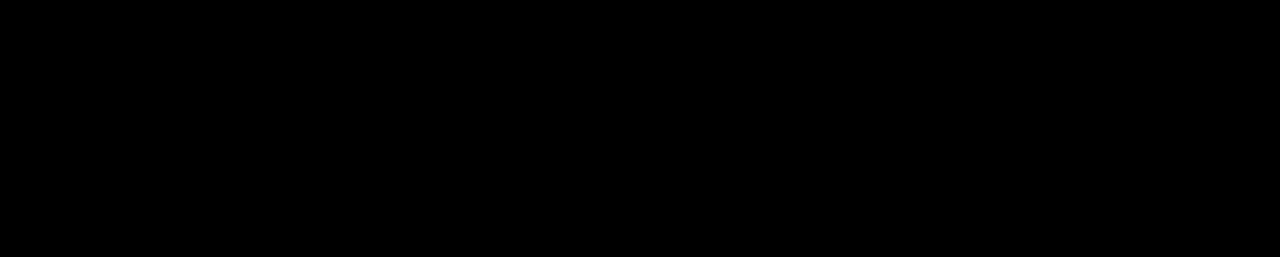
<file: home-1.html>
<!DOCTYPE html>
<html lang="zxx">

<head>

    <meta charset="UTF-8">
    <meta name="viewport" content="width=device-width, initial-scale=1.0">
    <meta http-equiv="X-UA-Compatible" content="ie=edge">

    <!-- bootstrap grid css -->
    <link rel="stylesheet" href="css/plugins/bootstrap-grid.css">
    <!-- font awesome css -->
    <link rel="stylesheet" href="css/plugins/font-awesome.min.css">
    <!-- swiper css -->
    <link rel="stylesheet" href="css/plugins/swiper.min.css">
    <!-- fancybox css -->
    <link rel="stylesheet" href="css/plugins/fancybox.min.css">
    <!-- ashley scss -->
    <link rel="stylesheet" href="css/style.css">
    <!-- page name -->
    <title>Ashley</title>

</head>

<body>

    <!-- wrapper -->
    <div class="mil-wrapper" id="top">

        <!-- cursor -->
        <div class="mil-ball">
            <span class="mil-icon-1">
                <svg viewBox="0 0 128 128">
                    <path d="M106.1,41.9c-1.2-1.2-3.1-1.2-4.2,0c-1.2,1.2-1.2,3.1,0,4.2L116.8,61H11.2l14.9-14.9c1.2-1.2,1.2-3.1,0-4.2	c-1.2-1.2-3.1-1.2-4.2,0l-20,20c-1.2,1.2-1.2,3.1,0,4.2l20,20c0.6,0.6,1.4,0.9,2.1,0.9s1.5-0.3,2.1-0.9c1.2-1.2,1.2-3.1,0-4.2	L11.2,67h105.5l-14.9,14.9c-1.2,1.2-1.2,3.1,0,4.2c0.6,0.6,1.4,0.9,2.1,0.9s1.5-0.3,2.1-0.9l20-20c1.2-1.2,1.2-3.1,0-4.2L106.1,41.9	z" />
                </svg>
            </span>
            <div class="mil-more-text">More</div>
            <div class="mil-choose-text">Сhoose</div>
        </div>
        <!-- cursor end -->

        <!-- preloader -->
        <div class="mil-preloader">
            <div class="mil-preloader-animation">
                <div class="mil-pos-abs mil-animation-1">
                    <p class="mil-h3 mil-muted mil-thin">Pioneering</p>
                    <p class="mil-h3 mil-muted">Creative</p>
                    <p class="mil-h3 mil-muted mil-thin">Excellence</p>
                </div>
                <div class="mil-pos-abs mil-animation-2">
                    <div class="mil-reveal-frame">
                        <p class="mil-reveal-box"></p>
                        <p class="mil-h3 mil-muted mil-thin">ashley.com</p>
                    </div>
                </div>
            </div>
        </div>
        <!-- preloader end -->

        <!-- scrollbar progress -->
        <div class="mil-progress-track">
            <div class="mil-progress"></div>
        </div>
        <!-- scrollbar progress end -->

        <!-- menu -->
        <div class="mil-menu-frame">
            <!-- frame clone -->
            <div class="mil-frame-top">
                <a href="home-1.html" class="mil-logo">A.</a>
                <div class="mil-menu-btn">
                    <span></span>
                </div>
            </div>
            <!-- frame clone end -->
            <div class="container">
                <div class="mil-menu-content">
                    <div class="row">
                        <div class="col-xl-5">

                            <nav class="mil-main-menu" id="swupMenu">
                                <ul>
                                    <li class="mil-has-children mil-active">
                                        <a href="#.">Homepage</a>
                                        <ul>
                                            <li><a href="home-1.html">Landing page</a></li>
                                            <li><a href="home-2.html">Personal</a></li>
                                            <li><a href="portfolio-3.html">Portfolio slider</a></li>
                                        </ul>
                                    </li>
                                    <li class="mil-has-children">
                                        <a href="#.">Portfolio</a>
                                        <ul>
                                            <li><a href="portfolio-1.html">Grid type 1</a></li>
                                            <li><a href="portfolio-2.html">Grid type 2</a></li>
                                            <li><a href="portfolio-3.html">Slider</a></li>
                                        </ul>
                                    </li>
                                    <li class="mil-has-children">
                                        <a href="#.">Services</a>
                                        <ul>
                                            <li><a href="services.html">Services List</a></li>
                                            <li><a href="service.html">Single service</a></li>
                                        </ul>
                                    </li>
                                    <li class="mil-has-children">
                                        <a href="#.">Newsletter</a>
                                        <ul>
                                            <li><a href="blog.html">Blog List</a></li>
                                            <li><a href="publication.html">Publication</a></li>
                                        </ul>
                                    </li>
                                    <li class="mil-has-children">
                                        <a href="#.">Other pages</a>
                                        <ul>
                                            <li><a href="team.html">Team</a></li>
                                            <li><a href="contact.html">Contact</a></li>
                                            <li><a href="404.html">404</a></li>
                                        </ul>
                                    </li>
                                </ul>
                            </nav>

                        </div>
                        <div class="col-xl-7">

                            <div class="mil-menu-right-frame">
                                <div class="mil-animation-in">
                                    <div class="mil-animation-frame">
                                        <div class="mil-animation mil-position-1 mil-scale" data-value-1="2" data-value-2="2"></div>
                                    </div>
                                </div>
                                <div class="mil-menu-right">
                                    <div class="row">
                                        <div class="col-lg-8 mil-mb-60">

                                            <h6 class="mil-muted mil-mb-30">Projects</h6>

                                            <ul class="mil-menu-list">
                                                <li><a href="project-1.html" class="mil-light-soft">Interior design studio</a></li>
                                                <li><a href="project-2.html" class="mil-light-soft">Home Security Camera</a></li>
                                                <li><a href="project-3.html" class="mil-light-soft">Kemia Honest Skincare</a></li>
                                                <li><a href="project-4.html" class="mil-light-soft">Cascade of Lava</a></li>
                                                <li><a href="project-5.html" class="mil-light-soft">Air Pro by Molekule</a></li>
                                                <li><a href="project-6.html" class="mil-light-soft">Tony's Chocolonely</a></li>
                                            </ul>

                                        </div>
                                        <div class="col-lg-4 mil-mb-60">

                                            <h6 class="mil-muted mil-mb-30">Useful links</h6>

                                            <ul class="mil-menu-list">
                                                <li><a href="#." class="mil-light-soft">Privacy Policy</a></li>
                                                <li><a href="#." class="mil-light-soft">Terms and conditions</a></li>
                                                <li><a href="#." class="mil-light-soft">Cookie Policy</a></li>
                                                <li><a href="#." class="mil-light-soft">Careers</a></li>
                                            </ul>

                                        </div>
                                    </div>
                                    <div class="mil-divider mil-mb-60"></div>
                                    <div class="row justify-content-between">

                                        <div class="col-lg-4 mil-mb-60">

                                            <h6 class="mil-muted mil-mb-30">Canada</h6>

                                            <p class="mil-light-soft mil-up">71 South Los Carneros Road, California <span class="mil-no-wrap">+51 174 705 812</span></p>

                                        </div>
                                        <div class="col-lg-4 mil-mb-60">

                                            <h6 class="mil-muted mil-mb-30">Germany</h6>

                                            <p class="mil-light-soft">Leehove 40, 2678 MC De Lier, Netherlands <span class="mil-no-wrap">+31 174 705 811</span></p>

                                        </div>
                                    </div>
                                </div>
                            </div>

                        </div>
                    </div>
                </div>
            </div>
        </div>
        <!-- menu -->
        
        <!-- curtain -->
        <div class="mil-curtain"></div>
        <!-- curtain end -->

        <!-- frame -->
        <div class="mil-frame">
            <div class="mil-frame-top">
                <a href="home-1.html" class="mil-logo">A.</a>
                <div class="mil-menu-btn">
                    <span></span>
                </div>
            </div>
            <div class="mil-frame-bottom">
                <div class="mil-current-page"></div>
                <div class="mil-back-to-top">
                    <a href="#top" class="mil-link mil-dark mil-arrow-place">
                        <span>Back to top</span>
                    </a>
                </div>
            </div>
        </div>
        <!-- frame end -->

        <!-- content -->
        <div class="mil-content">
            <div id="swupMain" class="mil-main-transition">

                <!-- banner -->
                <section class="mil-banner mil-dark-bg">
                    <div class="mi-invert-fix">
                        <div class="mil-animation-frame">
                            <div class="mil-animation mil-position-1 mil-scale" data-value-1="7" data-value-2="1.6"></div>
                            <div class="mil-animation mil-position-2 mil-scale" data-value-1="4" data-value-2="1"></div>
                            <div class="mil-animation mil-position-3 mil-scale" data-value-1="1.2" data-value-2=".1"></div>
                        </div>

                        <div class="mil-gradient"></div>

                        <div class="container">
                            <div class="mil-banner-content mil-up">

                                <h1 class="mil-muted mil-mb-60">Designing <span class="mil-thin">a Better</span><br> World <span class="mil-thin">Today</span></h1>
                                <div class="row">
                                    <div class="col-md-7 col-lg-5">

                                        <p class="mil-light-soft mil-mb-60">Welcome to our world of endless imagination and boundless creativity. Together, let's embark on a remarkable journey where dreams become tangible realities.</p>

                                    </div>
                                </div>

                                <a href="services.html" class="mil-button mil-arrow-place mil-btn-space">
                                    <span>What we do</span>
                                </a>

                                <a href="portfolio-1.html" class="mil-link mil-muted mil-arrow-place">
                                    <span>View works</span>
                                </a>

                                <div class="mil-circle-text">
                                    <svg version="1.1" xmlns="http://www.w3.org/2000/svg" xmlns:xlink="http://www.w3.org/1999/xlink" x="0px" y="0px" viewBox="0 0 300 300" enable-background="new 0 0 300 300" xml:space="preserve" class="mil-ct-svg mil-rotate" data-value="360">
                                        <defs>
                                            <path id="circlePath" d="M 150, 150 m -60, 0 a 60,60 0 0,1 120,0 a 60,60 0 0,1 -120,0 " />
                                        </defs>
                                        <circle cx="150" cy="100" r="75" fill="none" />
                                        <g>
                                            <use xlink:href="#circlePath" fill="none" />
                                            <text style="letter-spacing: 6.5px">
                                                <!-- circle text -->
                                                <textPath xlink:href="#circlePath">Scroll down - Scroll down - </textPath>
                                            </text>
                                        </g>
                                    </svg>
                                    <a href="#about" class="mil-button mil-arrow-place mil-icon-button mil-arrow-down"></a>
                                </div>

                            </div>
                        </div>
                    </div>
                </section>
                <!-- banner end -->

                <!-- about -->
                <section id="about">
                    <div class="container mil-p-120-30">
                        <div class="row justify-content-between align-items-center">
                            <div class="col-lg-6 col-xl-5">

                                <div class="mil-mb-90">
                                    <h2 class="mil-up mil-mb-60">Discover <br>Our <span class="mil-thin">Studio</span></h2>
                                    <p class="mil-up mil-mb-30">At our design studio, we are a collective of talented individuals ignited by our unwavering passion for transforming ideas into reality. With a harmonious blend of diverse backgrounds and a vast array of skill sets, we join forces to create compelling solutions for our esteemed clients.</p>

                                    <p class="mil-up mil-mb-60">Collaboration is at the heart of what we do. Our team thrives on the synergy that arises when unique perspectives converge, fostering an environment of boundless creativity. By harnessing our collective expertise, we produce extraordinary results that consistently surpass expectations.</p>

                                    <div class="mil-about-quote">
                                        <div class="mil-avatar mil-up">
                                            <img src="img/faces/customers/2.jpg" alt="Founder">
                                        </div>
                                        <h6 class="mil-quote mil-up">Passionately Creating <span class="mil-thin">Design Wonders:</span> Unleashing <span class="mil-thin">Boundless Creativity</span></h6>
                                    </div>
                                </div>

                            </div>
                            <div class="col-lg-5">

                                <div class="mil-about-photo mil-mb-90">
                                    <div class="mil-lines-place"></div>
                                    <div class="mil-up mil-img-frame" style="padding-bottom: 160%;">
                                        <img src="img/photo/1.jpg" alt="img" class="mil-scale" data-value-1="1" data-value-2="1.2">
                                    </div>
                                </div>

                            </div>
                        </div>
                    </div>
                </section>
                <!-- about end -->

                <!-- services -->
                <section class="mil-dark-bg">
                    <div class="mi-invert-fix">
                        <div class="mil-animation-frame">
                            <div class="mil-animation mil-position-1 mil-scale" data-value-1="2.4" data-value-2="1.4" style="top: 300px; right: -100px"></div>
                            <div class="mil-animation mil-position-2 mil-scale" data-value-1="2" data-value-2="1" style="left: 150px"></div>
                        </div>
                        <div class="container mil-p-120-0">

                            <div class="mil-mb-120">
                                <div class="row">
                                    <div class="col-lg-10">

                                        <span class="mil-suptitle mil-light-soft mil-suptitle-right mil-up">Professionals focused on helping your brand<br> grow and move forward.</span>

                                    </div>
                                </div>

                                <div class="mil-complex-text justify-content-center mil-up mil-mb-15">

                                    <span class="mil-text-image"><img src="img/photo/2.jpg" alt="team"></span>
                                    <h2 class="mil-h1 mil-muted mil-center">Unique <span class="mil-thin">Ideas</span></h2>

                                </div>
                                <div class="mil-complex-text justify-content-center mil-up">

                                    <h2 class="mil-h1 mil-muted mil-center">For Your <span class="mil-thin">Business.</span></h2>
                                    <a href="services.html" class="mil-services-button mil-button mil-arrow-place"><span>What we do</span></a>

                                </div>
                            </div>

                            <div class="row mil-services-grid m-0">
                                <div class="col-md-6 col-lg-3 mil-services-grid-item p-0">

                                    <a href="service.html" class="mil-service-card-sm mil-up">
                                        <h5 class="mil-muted mil-mb-30">Branding and <br>Identity Design</h5>
                                        <p class="mil-light-soft mil-mb-30">Our creative agency is a team of professionals focused on helping your brand grow.</p>
                                        <div class="mil-button mil-icon-button-sm mil-arrow-place"></div>
                                    </a>

                                </div>
                                <div class="col-md-6 col-lg-3 mil-services-grid-item p-0">

                                    <a href="service.html" class="mil-service-card-sm mil-up">
                                        <h5 class="mil-muted mil-mb-30">Website Design <br>and Development</h5>
                                        <p class="mil-light-soft mil-mb-30">Our creative agency is a team of professionals focused on helping your brand grow.</p>
                                        <div class="mil-button mil-icon-button-sm mil-arrow-place"></div>
                                    </a>

                                </div>
                                <div class="col-md-6 col-lg-3 mil-services-grid-item p-0">

                                    <a href="service.html" class="mil-service-card-sm mil-up">
                                        <h5 class="mil-muted mil-mb-30">Advertising and <br>Marketing Campaigns</h5>
                                        <p class="mil-light-soft mil-mb-30">Our creative agency is a team of professionals focused on helping your brand grow.</p>
                                        <div class="mil-button mil-icon-button-sm mil-arrow-place"></div>
                                    </a>

                                </div>
                                <div class="col-md-6 col-lg-3 mil-services-grid-item p-0">

                                    <a href="service.html" class="mil-service-card-sm mil-up">
                                        <h5 class="mil-muted mil-mb-30">Creative Consulting <br>and Development</h5>
                                        <p class="mil-light-soft mil-mb-30">Our creative agency is a team of professionals focused on helping your brand grow.</p>
                                        <div class="mil-button mil-icon-button-sm mil-arrow-place"></div>
                                    </a>

                                </div>
                            </div>
                        </div>
                    </div>
                </section>
                <!-- services end -->

                <!-- team -->
                <section>
                    <div class="container mil-p-120-30">
                        <div class="row justify-content-between align-items-center">
                            <div class="col-lg-5 col-xl-4">

                                <div class="mil-mb-90">
                                    <h2 class="mil-up mil-mb-60">Meet <br>Our Team</h2>
                                    <p class="mil-up mil-mb-30">We are talented individuals who are passionate about bringing ideas to life. With a diverse range of backgrounds and skill sets, we collaborate to produce effective solutions for our clients.</p>

                                    <p class="mil-up mil-mb-60">Together, our creative team is committed to delivering impactful work that exceeds expectations.</p>

                                    <div class="mil-up"><a href="team.html" class="mil-button mil-arrow-place mil-mb-60"><span>Read more</span></a></div>

                                    <h4 class="mil-up"><span class="mil-thin">We</span> delivering <br><span class="mil-thin">exceptional</span> results.</h4>
                                </div>

                            </div>
                            <div class="col-lg-6">

                                <div class="mil-team-list">
                                    <div class="mil-lines-place"></div>

                                    <div class="row mil-mb-60">
                                        <div class="col-sm-6">

                                            <div class="mil-team-card mil-up mil-mb-30">
                                                <img src="img/faces/1.jpg" alt="Team member">
                                                <div class="mil-description">
                                                    <div class="mil-secrc-text">
                                                        <h5 class="mil-muted mil-mb-5"><a href="home-2.html">Anna Oldman</a></h5>
                                                        <p class="mil-link mil-light-soft mil-mb-10">Art Director</p>
                                                        <ul class="mil-social-icons mil-center">
                                                            <li><a href="#." target="_blank" class="social-icon"> <i class="fab fa-behance"></i></a></li>
                                                            <li><a href="#." target="_blank" class="social-icon"> <i class="fab fa-dribbble"></i></a></li>
                                                            <li><a href="#." target="_blank" class="social-icon"> <i class="fab fa-twitter"></i></a></li>
                                                            <li><a href="#." target="_blank" class="social-icon"> <i class="fab fa-github"></i></a></li>
                                                        </ul>
                                                    </div>
                                                </div>
                                            </div>

                                            <div class="mil-team-card mil-up mil-mb-30">
                                                <img src="img/faces/3.jpg" alt="Team member">
                                                <div class="mil-description">
                                                    <div class="mil-secrc-text">
                                                        <h5 class="mil-muted mil-mb-5"><a href="home-2.html">Oscar Freeman</a></h5>
                                                        <p class="mil-link mil-light-soft mil-mb-10">Frontend Dev</p>
                                                        <ul class="mil-social-icons mil-center">
                                                            <li><a href="#." target="_blank" class="social-icon"> <i class="fab fa-behance"></i></a></li>
                                                            <li><a href="#." target="_blank" class="social-icon"> <i class="fab fa-dribbble"></i></a></li>
                                                            <li><a href="#." target="_blank" class="social-icon"> <i class="fab fa-twitter"></i></a></li>
                                                            <li><a href="#." target="_blank" class="social-icon"> <i class="fab fa-github"></i></a></li>
                                                        </ul>
                                                    </div>
                                                </div>
                                            </div>

                                        </div>
                                        <div class="col-sm-6">

                                            <p class="mil-mobile-hidden mil-text-sm mil-mb-30" style="height: 30px;"><span class="mil-accent">*</span> The founders of our agency</p>

                                            <div class="mil-team-card mil-up mil-mb-30">
                                                <img src="img/faces/2.jpg" alt="Team member">
                                                <div class="mil-description">
                                                    <div class="mil-secrc-text">
                                                        <h5 class="mil-muted mil-mb-5"><a href="home-2.html">Emma Newman</a></h5>
                                                        <p class="mil-link mil-light-soft mil-mb-10">Founder</p>
                                                        <ul class="mil-social-icons mil-center">
                                                            <li><a href="#." target="_blank" class="social-icon"> <i class="fab fa-behance"></i></a></li>
                                                            <li><a href="#." target="_blank" class="social-icon"> <i class="fab fa-dribbble"></i></a></li>
                                                            <li><a href="#." target="_blank" class="social-icon"> <i class="fab fa-twitter"></i></a></li>
                                                            <li><a href="#." target="_blank" class="social-icon"> <i class="fab fa-github"></i></a></li>
                                                        </ul>
                                                    </div>
                                                </div>
                                            </div>

                                            <div class="mil-team-card mil-up mil-mb-30">
                                                <img src="img/faces/4.jpg" alt="Team member">
                                                <div class="mil-description">
                                                    <div class="mil-secrc-text">
                                                        <h5 class="mil-muted mil-mb-5"><a href="home-2.html">Lisa Trueman</a></h5>
                                                        <p class="mil-link mil-light-soft mil-mb-10">UI/UX Designer</p>
                                                        <ul class="mil-social-icons mil-center">
                                                            <li><a href="#." target="_blank" class="social-icon"> <i class="fab fa-behance"></i></a></li>
                                                            <li><a href="#." target="_blank" class="social-icon"> <i class="fab fa-dribbble"></i></a></li>
                                                            <li><a href="#." target="_blank" class="social-icon"> <i class="fab fa-twitter"></i></a></li>
                                                            <li><a href="#." target="_blank" class="social-icon"> <i class="fab fa-github"></i></a></li>
                                                        </ul>
                                                    </div>
                                                </div>
                                            </div>

                                        </div>
                                    </div>

                                </div>

                            </div>
                        </div>
                    </div>
                </section>
                <!-- team end -->

                <!-- reviews -->
                <section class="mil-soft-bg">
                    <div class="container mil-p-120-120">

                        <div class="row">
                            <div class="col-lg-10">

                                <span class="mil-suptitle mil-suptitle-right mil-suptitle-dark mil-up">Customer reviews are a valuable source <br>of information for both businesses and consumers.</span>

                            </div>
                        </div>

                        <h2 class="mil-center mil-up mil-mb-60">Customer <span class="mil-thin">Voices:</span> <br>Hear What <span class="mil-thin">They Say!</span></h2>

                        <div class="mil-revi-pagination mil-up mil-mb-60"></div>

                        <div class="row mil-relative justify-content-center">
                            <div class="col-lg-8">

                                <div class="mil-slider-nav mil-soft mil-reviews-nav mil-up">
                                    <div class="mil-slider-arrow mil-prev mil-revi-prev mil-arrow-place"></div>
                                    <div class="mil-slider-arrow mil-revi-next mil-arrow-place"></div>
                                </div>

                                <svg xmlns="http://www.w3.org/2000/svg" viewBox="0 0 48 48" class="mil-quote-icon mil-up">
                                    <path d="M 13.5 10 A 8.5 8.5 0 0 0 13.5 27 A 8.5 8.5 0 0 0 18.291016 25.519531 C 17.422273 29.222843 15.877848 31.803343 14.357422 33.589844 C 12.068414 36.279429 9.9433594 37.107422 9.9433594 37.107422 A 1.50015 1.50015 0 1 0 11.056641 39.892578 C 11.056641 39.892578 13.931586 38.720571 16.642578 35.535156 C 19.35357 32.349741 22 27.072581 22 19 A 1.50015 1.50015 0 0 0 21.984375 18.78125 A 8.5 8.5 0 0 0 13.5 10 z M 34.5 10 A 8.5 8.5 0 0 0 34.5 27 A 8.5 8.5 0 0 0 39.291016 25.519531 C 38.422273 29.222843 36.877848 31.803343 35.357422 33.589844 C 33.068414 36.279429 30.943359 37.107422 30.943359 37.107422 A 1.50015 1.50015 0 1 0 32.056641 39.892578 C 32.056641 39.892578 34.931586 38.720571 37.642578 35.535156 C 40.35357 32.349741 43 27.072581 43 19 A 1.50015 1.50015 0 0 0 42.984375 18.78125 A 8.5 8.5 0 0 0 34.5 10 z" fill="#000000" />
                                </svg>

                                <div class="swiper-container mil-reviews-slider">
                                    <div class="swiper-wrapper">
                                        <div class="swiper-slide">
                                            <div class="mil-review-frame mil-center" data-swiper-parallax="-200" data-swiper-parallax-opacity="0">
                                                <h5 class="mil-up mil-mb-10">Sarah Newman</h5>
                                                <p class="mil-mb-5 mil-upper mil-up mil-mb-30">Envato market</p>
                                                <p class="mil-text-xl mil-up">This creative agency stands out with their exceptional talent and expertise. Their ability to think outside the box and bring unique ideas to life is truly impressive. With meticulous attention to detail, they consistently deliver visually stunning and impactful work.</p>
                                            </div>
                                        </div>
                                        <div class="swiper-slide">
                                            <div class="mil-review-frame mil-center" data-swiper-parallax="-200" data-swiper-parallax-opacity="0">
                                                <h5 class="mil-up mil-mb-10">Emma Trueman</h5>
                                                <p class="mil-mb-5 mil-upper mil-up mil-mb-30">Envato market</p>
                                                <p class="mil-text-xl mil-up">I had the pleasure of working with this creative agency, and I must say, they truly impressed me. They consistently think outside the box, resulting in impressive and impactful work. I highly recommend this agency for their consistent delivery of exceptional creative solutions.</p>
                                            </div>
                                        </div>
                                        <div class="swiper-slide">
                                            <div class="mil-review-frame mil-center" data-swiper-parallax="-200" data-swiper-parallax-opacity="0">
                                                <h5 class="mil-up mil-mb-10">Sarah Newman</h5>
                                                <p class="mil-mb-5 mil-upper mil-up mil-mb-30">Envato market</p>
                                                <p class="mil-text-xl mil-up">This creative agency stands out with their exceptional talent and expertise. Their ability to think outside the box and bring unique ideas to life is truly impressive. With meticulous attention to detail, they consistently deliver visually stunning and impactful work.</p>
                                            </div>
                                        </div>
                                        <div class="swiper-slide">
                                            <div class="mil-review-frame mil-center" data-swiper-parallax="-200" data-swiper-parallax-opacity="0">
                                                <h5 class="mil-up mil-mb-10">Emma Trueman</h5>
                                                <p class="mil-mb-5 mil-upper mil-up mil-mb-30">Envato market</p>
                                                <p class="mil-text-xl mil-up">I had the pleasure of working with this creative agency, and I must say, they truly impressed me. They consistently think outside the box, resulting in impressive and impactful work. I highly recommend this agency for their consistent delivery of exceptional creative solutions.</p>
                                            </div>
                                        </div>
                                        <div class="swiper-slide">
                                            <div class="mil-review-frame mil-center" data-swiper-parallax="-200" data-swiper-parallax-opacity="0">
                                                <h5 class="mil-up mil-mb-10">Sarah Newman</h5>
                                                <p class="mil-mb-5 mil-upper mil-up mil-mb-30">Envato market</p>
                                                <p class="mil-text-xl mil-up">This creative agency stands out with their exceptional talent and expertise. Their ability to think outside the box and bring unique ideas to life is truly impressive. With meticulous attention to detail, they consistently deliver visually stunning and impactful work.</p>
                                            </div>
                                        </div>
                                        <div class="swiper-slide">
                                            <div class="mil-review-frame mil-center" data-swiper-parallax="-200" data-swiper-parallax-opacity="0">
                                                <h5 class="mil-up mil-mb-10">Emma Trueman</h5>
                                                <p class="mil-mb-5 mil-upper mil-up mil-mb-30">Envato market</p>
                                                <p class="mil-text-xl mil-up">I had the pleasure of working with this creative agency, and I must say, they truly impressed me. They consistently think outside the box, resulting in impressive and impactful work. I highly recommend this agency for their consistent delivery of exceptional creative solutions.</p>
                                            </div>
                                        </div>
                                        <div class="swiper-slide">
                                            <div class="mil-review-frame mil-center" data-swiper-parallax="-200" data-swiper-parallax-opacity="0">
                                                <h5 class="mil-up mil-mb-10">Sarah Newman</h5>
                                                <p class="mil-mb-5 mil-upper mil-up mil-mb-30">Envato market</p>
                                                <p class="mil-text-xl mil-up">This creative agency stands out with their exceptional talent and expertise. Their ability to think outside the box and bring unique ideas to life is truly impressive. With meticulous attention to detail, they consistently deliver visually stunning and impactful work.</p>
                                            </div>
                                        </div>
                                    </div>
                                </div>

                            </div>
                        </div>

                    </div>
                </section>
                <!-- reviews end -->

                <!-- partners -->
                <div class="mil-soft-bg">
                    <div class="container mil-p-0-120">

                        <div class="swiper-container mil-infinite-show mil-up">
                            <div class="swiper-wrapper">
                                <div class="swiper-slide">
                                    <a href="#." class="mil-partner-frame" style="width: 60px;"><img src="img/partners/1.svg" alt="logo"></a>
                                </div>
                                <div class="swiper-slide">
                                    <a href="#." class="mil-partner-frame" style="width: 100px;"><img src="img/partners/2.svg" alt="logo"></a>
                                </div>
                                <div class="swiper-slide">
                                    <a href="#." class="mil-partner-frame" style="width: 60px;"><img src="img/partners/1.svg" alt="logo"></a>
                                </div>
                                <div class="swiper-slide">
                                    <a href="#." class="mil-partner-frame" style="width: 100px;"><img src="img/partners/2.svg" alt="logo"></a>
                                </div>
                            </div>
                        </div>

                    </div>
                </div>
                <!-- partners end -->

                <!-- blog -->
                <section>
                    <div class="container mil-p-120-60">
                        <div class="row align-items-center mil-mb-30">
                            <div class="col-lg-6 mil-mb-30">
                                <h3 class="mil-up">Popular Publications:</h3>
                            </div>
                            <div class="col-lg-6 mil-mb-30">
                                <div class="mil-adaptive-right mil-up">
                                    <a href="blog.html" class="mil-link mil-dark mil-arrow-place">
                                        <span>View all</span>
                                    </a>
                                </div>
                            </div>
                        </div>
                        <div class="row">
                            <div class="col-lg-6">

                                <a href="publication.html" class="mil-blog-card mil-mb-60">
                                    <div class="mil-cover-frame mil-up">
                                        <img src="img/blog/1.jpg" alt="cover">
                                    </div>
                                    <div class="mil-post-descr">
                                        <div class="mil-labels mil-up mil-mb-30">
                                            <div class="mil-label mil-upper mil-accent">TECHNOLOGY</div>
                                            <div class="mil-label mil-upper">may 24 2023</div>
                                        </div>
                                        <h4 class="mil-up mil-mb-30">How to Become a Graphic Designer in 10 Simple Steps</h4>
                                        <p class="mil-post-text mil-up mil-mb-30">Lorem ipsum dolor sit amet, consectetur adipisicing elit. Eius sequi commodi dignissimos optio, beatae, eos necessitatibus nisi. Nam cupiditate consectetur nostrum qui! Repellat natus nulla, nisi aliquid, asperiores impedit tempora sequi est reprehenderit cumque explicabo, dicta. Rem nihil ullam totam ea voluptas quibusdam repudiandae id ut at iure! Totam, a!</p>
                                        <div class="mil-link mil-dark mil-arrow-place mil-up">
                                            <span>Read more</span>
                                        </div>
                                    </div>
                                </a>

                            </div>
                            <div class="col-lg-6">

                                <a href="publication.html" class="mil-blog-card mil-mb-60">
                                    <div class="mil-cover-frame mil-up">
                                        <img src="img/blog/2.jpg" alt="cover">
                                    </div>
                                    <div class="mil-post-descr">
                                        <div class="mil-labels mil-up mil-mb-30">
                                            <div class="mil-label mil-upper mil-accent">TECHNOLOGY</div>
                                            <div class="mil-label mil-upper">may 24 2023</div>
                                        </div>
                                        <h4 class="mil-up mil-mb-30">16 Best Graphic Design Online and Offline Courses</h4>
                                        <p class="mil-post-text mil-up mil-mb-30">Lorem ipsum dolor sit amet, consectetur adipisicing elit. Eius sequi commodi dignissimos optio, beatae, eos necessitatibus nisi. Nam cupiditate consectetur nostrum qui! Repellat natus nulla, nisi aliquid, asperiores impedit tempora sequi est reprehenderit cumque explicabo, dicta. Rem nihil ullam totam ea voluptas quibusdam repudiandae id ut at iure! Totam, a!</p>
                                        <div class="mil-link mil-dark mil-arrow-place mil-up">
                                            <span>Read more</span>
                                        </div>
                                    </div>
                                </a>

                            </div>
                        </div>
                    </div>
                </section>
                <!-- blog end -->

                <!-- footer -->
                <footer class="mil-dark-bg">
                    <div class="mi-invert-fix">
                        <div class="container mil-p-120-60">
                            <div class="row justify-content-between">
                                <div class="col-md-4 col-lg-4 mil-mb-60">

                                    <div class="mil-muted mil-logo mil-up mil-mb-30">Ashley.</div>

                                    <p class="mil-light-soft mil-up mil-mb-30">Subscribe our newsletter:</p>

                                    <form class="mil-subscribe-form mil-up">
                                        <input type="text" placeholder="Enter our email">
                                        <button type="submit" class="mil-button mil-icon-button-sm mil-arrow-place"></button>
                                    </form>

                                </div>
                                <div class="col-md-7 col-lg-6">
                                    <div class="row justify-content-end">
                                        <div class="col-md-6 col-lg-7">

                                            <nav class="mil-footer-menu mil-mb-60">
                                                <ul>
                                                    <li class="mil-up mil-active">
                                                        <a href="home-1.html">Home</a>
                                                    </li>
                                                    <li class="mil-up">
                                                        <a href="portfolio-1.html">Portfolio</a>
                                                    </li>
                                                    <li class="mil-up">
                                                        <a href="services.html">Services</a>
                                                    </li>
                                                    <li class="mil-up">
                                                        <a href="contact.html">Contact</a>
                                                    </li>
                                                    <li class="mil-up">
                                                        <a href="blog.html">Blog</a>
                                                    </li>
                                                </ul>
                                            </nav>

                                        </div>
                                        <div class="col-md-6 col-lg-5">

                                            <ul class="mil-menu-list mil-up mil-mb-60">
                                                <li><a href="#." class="mil-light-soft">Privacy Policy</a></li>
                                                <li><a href="#." class="mil-light-soft">Terms and conditions</a></li>
                                                <li><a href="#." class="mil-light-soft">Cookie Policy</a></li>
                                                <li><a href="#." class="mil-light-soft">Careers</a></li>
                                            </ul>

                                        </div>
                                    </div>
                                </div>
                            </div>

                            <div class="row justify-content-between flex-sm-row-reverse">
                                <div class="col-md-7 col-lg-6">

                                    <div class="row justify-content-between">

                                        <div class="col-md-6 col-lg-5 mil-mb-60">

                                            <h6 class="mil-muted mil-up mil-mb-30">Canada</h6>

                                            <p class="mil-light-soft mil-up">71 South Los Carneros Road, California <span class="mil-no-wrap">+51 174 705 812</span></p>

                                        </div>
                                        <div class="col-md-6 col-lg-5 mil-mb-60">

                                            <h6 class="mil-muted mil-up mil-mb-30">Germany</h6>

                                            <p class="mil-light-soft mil-up">Leehove 40, 2678 MC De Lier, Netherlands <span class="mil-no-wrap">+31 174 705 811</span></p>

                                        </div>
                                    </div>

                                </div>
                                <div class="col-md-4 col-lg-6 mil-mb-60">

                                    <div class="mil-vert-between">
                                        <div class="mil-mb-30">
                                            <ul class="mil-social-icons mil-up">
                                                <li><a href="#." target="_blank" class="social-icon"> <i class="far fa-circle"></i></a></li>
                                                <li><a href="#." target="_blank" class="social-icon"> <i class="far fa-circle"></i></a></li>
                                                <li><a href="#." target="_blank" class="social-icon"> <i class="far fa-circle"></i></a></li>
                                                <li><a href="#." target="_blank" class="social-icon"> <i class="far fa-circle"></i></a></li>
                                            </ul>
                                        </div>
                                        <p class="mil-light-soft mil-up">© Copyright 2023 - Mil. All Rights Reserved.</p>
                                    </div>

                                </div>
                            </div>
                        </div>
                    </div>
                </footer>
                <!-- footer end -->

                <!-- hidden elements -->
                <div class="mil-hidden-elements">
                    <div class="mil-dodecahedron">
                        <div class="mil-pentagon">
                            <div></div>
                            <div></div>
                            <div></div>
                            <div></div>
                            <div></div>
                        </div>
                        <div class="mil-pentagon">
                            <div></div>
                            <div></div>
                            <div></div>
                            <div></div>
                            <div></div>
                        </div>
                        <div class="mil-pentagon">
                            <div></div>
                            <div></div>
                            <div></div>
                            <div></div>
                            <div></div>
                        </div>
                        <div class="mil-pentagon">
                            <div></div>
                            <div></div>
                            <div></div>
                            <div></div>
                            <div></div>
                        </div>
                        <div class="mil-pentagon">
                            <div></div>
                            <div></div>
                            <div></div>
                            <div></div>
                            <div></div>
                        </div>
                        <div class="mil-pentagon">
                            <div></div>
                            <div></div>
                            <div></div>
                            <div></div>
                            <div></div>
                        </div>
                        <div class="mil-pentagon">
                            <div></div>
                            <div></div>
                            <div></div>
                            <div></div>
                            <div></div>
                        </div>
                        <div class="mil-pentagon">
                            <div></div>
                            <div></div>
                            <div></div>
                            <div></div>
                            <div></div>
                        </div>
                        <div class="mil-pentagon">
                            <div></div>
                            <div></div>
                            <div></div>
                            <div></div>
                            <div></div>
                        </div>
                        <div class="mil-pentagon">
                            <div></div>
                            <div></div>
                            <div></div>
                            <div></div>
                            <div></div>
                        </div>
                        <div class="mil-pentagon">
                            <div></div>
                            <div></div>
                            <div></div>
                            <div></div>
                            <div></div>
                        </div>
                        <div class="mil-pentagon">
                            <div></div>
                            <div></div>
                            <div></div>
                            <div></div>
                            <div></div>
                        </div>
                    </div>

                    <svg xmlns="http://www.w3.org/2000/svg" viewBox="0 0 24 24" class="mil-arrow">
                        <path d="M 14 5.3417969 C 13.744125 5.3417969 13.487969 5.4412187 13.292969 5.6367188 L 13.207031 5.7226562 C 12.816031 6.1136563 12.816031 6.7467188 13.207031 7.1367188 L 17.070312 11 L 4 11 C 3.448 11 3 11.448 3 12 C 3 12.552 3.448 13 4 13 L 17.070312 13 L 13.207031 16.863281 C 12.816031 17.254281 12.816031 17.887344 13.207031 18.277344 L 13.292969 18.363281 C 13.683969 18.754281 14.317031 18.754281 14.707031 18.363281 L 20.363281 12.707031 C 20.754281 12.316031 20.754281 11.682969 20.363281 11.292969 L 14.707031 5.6367188 C 14.511531 5.4412187 14.255875 5.3417969 14 5.3417969 z" />
                    </svg>

                    <svg width="250" viewBox="0 0 300 1404" fill="none" xmlns="http://www.w3.org/2000/svg" class="mil-lines">
                        <path fill-rule="evenodd" clip-rule="evenodd" d="M1 892L1 941H299V892C299 809.71 232.29 743 150 743C67.7096 743 1 809.71 1 892ZM0 942H300V892C300 809.157 232.843 742 150 742C67.1573 742 0 809.157 0 892L0 942Z" class="mil-move" />
                        <path fill-rule="evenodd" clip-rule="evenodd" d="M299 146V97L1 97V146C1 228.29 67.7096 295 150 295C232.29 295 299 228.29 299 146ZM300 96L0 96V146C0 228.843 67.1573 296 150 296C232.843 296 300 228.843 300 146V96Z" class="mil-move" />
                        <path fill-rule="evenodd" clip-rule="evenodd" d="M299 1H1V1403H299V1ZM0 0V1404H300V0H0Z" />
                        <path fill-rule="evenodd" clip-rule="evenodd" d="M150 -4.37115e-08L150 1404L149 1404L149 0L150 -4.37115e-08Z" />
                        <path fill-rule="evenodd" clip-rule="evenodd" d="M150 1324C232.29 1324 299 1257.29 299 1175C299 1092.71 232.29 1026 150 1026C67.7096 1026 1 1092.71 1 1175C1 1257.29 67.7096 1324 150 1324ZM150 1325C232.843 1325 300 1257.84 300 1175C300 1092.16 232.843 1025 150 1025C67.1573 1025 0 1092.16 0 1175C0 1257.84 67.1573 1325 150 1325Z" class="mil-move" />
                        <path fill-rule="evenodd" clip-rule="evenodd" d="M300 1175H0V1174H300V1175Z" class="mil-move" />
                        <path fill-rule="evenodd" clip-rule="evenodd" d="M150 678C232.29 678 299 611.29 299 529C299 446.71 232.29 380 150 380C67.7096 380 1 446.71 1 529C1 611.29 67.7096 678 150 678ZM150 679C232.843 679 300 611.843 300 529C300 446.157 232.843 379 150 379C67.1573 379 0 446.157 0 529C0 611.843 67.1573 679 150 679Z" class="mil-move" />
                        <path fill-rule="evenodd" clip-rule="evenodd" d="M299 380H1V678H299V380ZM0 379V679H300V379H0Z" class="mil-move" />
                    </svg>
                </div>
                <!-- hidden elements end -->

            </div>
        </div>
        <!-- content -->
    </div>
    <!-- wrapper end -->

    <!-- jQuery js -->
    <script src="js/plugins/jquery.min.js"></script>
    <!-- swup js -->
    <script src="js/plugins/swup.min.js"></script>
    <!-- swiper js -->
    <script src="js/plugins/swiper.min.js"></script>
    <!-- fancybox js -->
    <script src="js/plugins/fancybox.min.js"></script>
    <!-- gsap js -->
    <script src="js/plugins/gsap.min.js"></script>
    <!-- scroll smoother -->
    <script src="js/plugins/smooth-scroll.js"></script>
    <!-- scroll trigger js -->
    <script src="js/plugins/ScrollTrigger.min.js"></script>
    <!-- scroll to js -->
    <script src="js/plugins/ScrollTo.min.js"></script>
    <!-- ashley js -->
    <script src="js/main.js"></script>

</body>

</html>
</file>
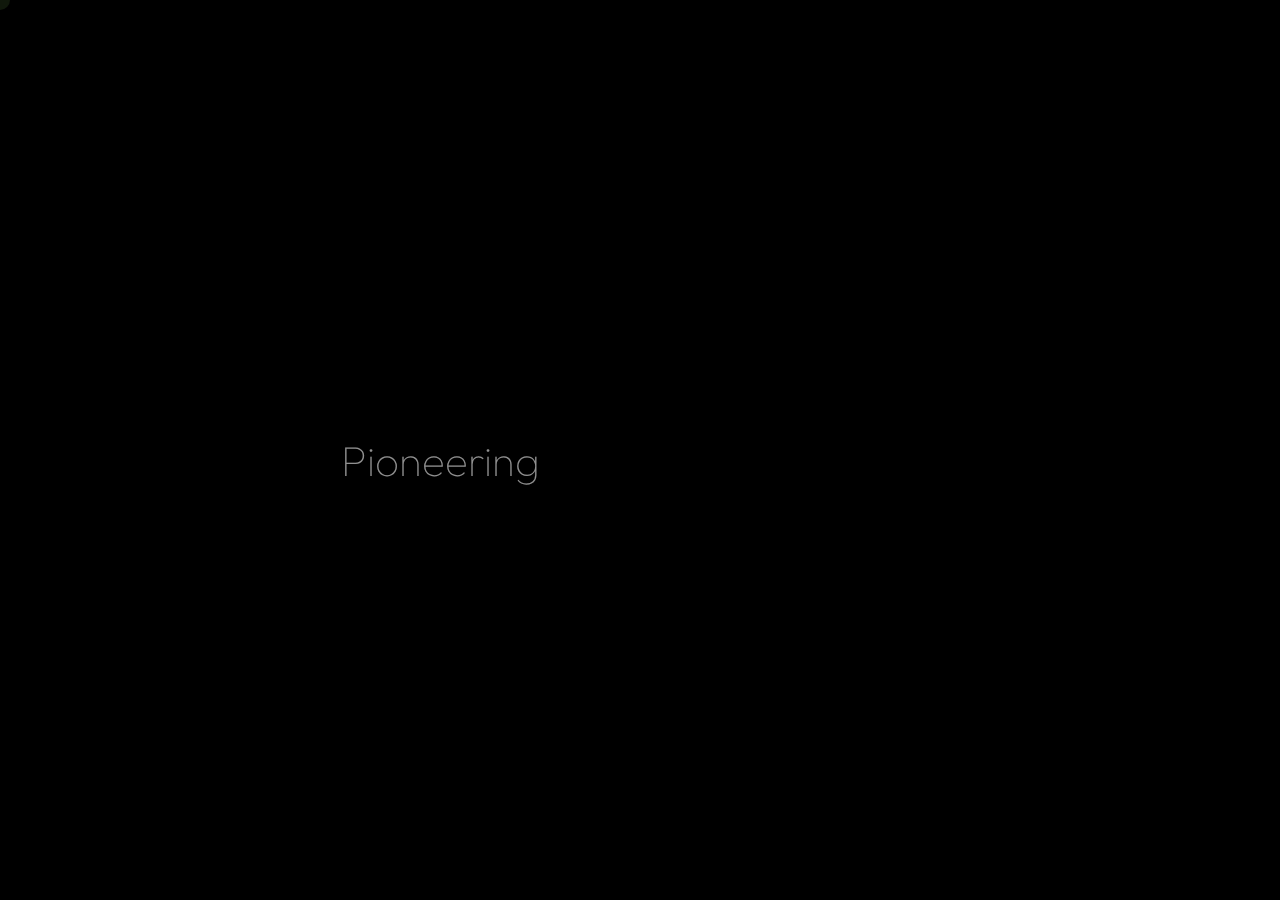
<file: home-2.html>
<!DOCTYPE html>
<html lang="zxx">

<head>

    <meta charset="UTF-8">
    <meta name="viewport" content="width=device-width, initial-scale=1.0">
    <meta http-equiv="X-UA-Compatible" content="ie=edge">

    <!-- bootstrap grid css -->
    <link rel="stylesheet" href="css/plugins/bootstrap-grid.css">
    <!-- font awesome css -->
    <link rel="stylesheet" href="css/plugins/font-awesome.min.css">
    <!-- swiper css -->
    <link rel="stylesheet" href="css/plugins/swiper.min.css">
    <!-- fancybox css -->
    <link rel="stylesheet" href="css/plugins/fancybox.min.css">
    <!-- ashley scss -->
    <link rel="stylesheet" href="css/style.css">
    <!-- page name -->
    <title>Ashley</title>

</head>

<body>

    <!-- wrapper -->
    <div class="mil-wrapper" id="top">

        <!-- cursor -->
        <div class="mil-ball">
            <span class="mil-icon-1">
                <svg viewBox="0 0 128 128">
                    <path d="M106.1,41.9c-1.2-1.2-3.1-1.2-4.2,0c-1.2,1.2-1.2,3.1,0,4.2L116.8,61H11.2l14.9-14.9c1.2-1.2,1.2-3.1,0-4.2	c-1.2-1.2-3.1-1.2-4.2,0l-20,20c-1.2,1.2-1.2,3.1,0,4.2l20,20c0.6,0.6,1.4,0.9,2.1,0.9s1.5-0.3,2.1-0.9c1.2-1.2,1.2-3.1,0-4.2	L11.2,67h105.5l-14.9,14.9c-1.2,1.2-1.2,3.1,0,4.2c0.6,0.6,1.4,0.9,2.1,0.9s1.5-0.3,2.1-0.9l20-20c1.2-1.2,1.2-3.1,0-4.2L106.1,41.9	z" />
                </svg>
            </span>
            <div class="mil-more-text">More</div>
            <div class="mil-choose-text">Сhoose</div>
        </div>
        <!-- cursor end -->

        <!-- preloader -->
        <div class="mil-preloader">
            <div class="mil-preloader-animation">
                <div class="mil-pos-abs mil-animation-1">
                    <p class="mil-h3 mil-muted mil-thin">Pioneering</p>
                    <p class="mil-h3 mil-muted">Creative</p>
                    <p class="mil-h3 mil-muted mil-thin">Excellence</p>
                </div>
                <div class="mil-pos-abs mil-animation-2">
                    <div class="mil-reveal-frame">
                        <p class="mil-reveal-box"></p>
                        <p class="mil-h3 mil-muted mil-thin">ashley.com</p>
                    </div>
                </div>
            </div>
        </div>
        <!-- preloader end -->

        <!-- scrollbar progress -->
        <div class="mil-progress-track">
            <div class="mil-progress"></div>
        </div>
        <!-- scrollbar progress end -->

        <!-- menu -->
        <div class="mil-menu-frame">
            <!-- frame clone -->
            <div class="mil-frame-top">
                <a href="home-1.html" class="mil-logo">A.</a>
                <div class="mil-menu-btn">
                    <span></span>
                </div>
            </div>
            <!-- frame clone end -->
            <div class="container">
                <div class="mil-menu-content">
                    <div class="row">
                        <div class="col-xl-5">

                            <nav class="mil-main-menu" id="swupMenu">
                                <ul>
                                    <li class="mil-has-children mil-active">
                                        <a href="#.">Homepage</a>
                                        <ul>
                                            <li><a href="home-1.html">Landing page</a></li>
                                            <li><a href="home-2.html">Personal</a></li>
                                            <li><a href="portfolio-3.html">Portfolio slider</a></li>
                                        </ul>
                                    </li>
                                    <li class="mil-has-children">
                                        <a href="#.">Portfolio</a>
                                        <ul>
                                            <li><a href="portfolio-1.html">Grid type 1</a></li>
                                            <li><a href="portfolio-2.html">Grid type 2</a></li>
                                            <li><a href="portfolio-3.html">Slider</a></li>
                                        </ul>
                                    </li>
                                    <li class="mil-has-children">
                                        <a href="#.">Services</a>
                                        <ul>
                                            <li><a href="services.html">Services List</a></li>
                                            <li><a href="service.html">Single service</a></li>
                                        </ul>
                                    </li>
                                    <li class="mil-has-children">
                                        <a href="#.">Newsletter</a>
                                        <ul>
                                            <li><a href="blog.html">Blog List</a></li>
                                            <li><a href="publication.html">Publication</a></li>
                                        </ul>
                                    </li>
                                    <li class="mil-has-children">
                                        <a href="#.">Other pages</a>
                                        <ul>
                                            <li><a href="team.html">Team</a></li>
                                            <li><a href="contact.html">Contact</a></li>
                                            <li><a href="404.html">404</a></li>
                                        </ul>
                                    </li>
                                </ul>
                            </nav>

                        </div>
                        <div class="col-xl-7">

                            <div class="mil-menu-right-frame">
                                <div class="mil-animation-in">
                                    <div class="mil-animation-frame">
                                        <div class="mil-animation mil-position-1 mil-scale" data-value-1="2" data-value-2="2"></div>
                                    </div>
                                </div>
                                <div class="mil-menu-right">
                                    <div class="row">
                                        <div class="col-lg-8 mil-mb-60">

                                            <h6 class="mil-muted mil-mb-30">Projects</h6>

                                            <ul class="mil-menu-list">
                                                <li><a href="project-1.html" class="mil-light-soft">Interior design studio</a></li>
                                                <li><a href="project-2.html" class="mil-light-soft">Home Security Camera</a></li>
                                                <li><a href="project-3.html" class="mil-light-soft">Kemia Honest Skincare</a></li>
                                                <li><a href="project-4.html" class="mil-light-soft">Cascade of Lava</a></li>
                                                <li><a href="project-5.html" class="mil-light-soft">Air Pro by Molekule</a></li>
                                                <li><a href="project-6.html" class="mil-light-soft">Tony's Chocolonely</a></li>
                                            </ul>

                                        </div>
                                        <div class="col-lg-4 mil-mb-60">

                                            <h6 class="mil-muted mil-mb-30">Useful links</h6>

                                            <ul class="mil-menu-list">
                                                <li><a href="#." class="mil-light-soft">Privacy Policy</a></li>
                                                <li><a href="#." class="mil-light-soft">Terms and conditions</a></li>
                                                <li><a href="#." class="mil-light-soft">Cookie Policy</a></li>
                                                <li><a href="#." class="mil-light-soft">Careers</a></li>
                                            </ul>

                                        </div>
                                    </div>
                                    <div class="mil-divider mil-mb-60"></div>
                                    <div class="row justify-content-between">

                                        <div class="col-lg-4 mil-mb-60">

                                            <h6 class="mil-muted mil-mb-30">Canada</h6>

                                            <p class="mil-light-soft mil-up">71 South Los Carneros Road, California <span class="mil-no-wrap">+51 174 705 812</span></p>

                                        </div>
                                        <div class="col-lg-4 mil-mb-60">

                                            <h6 class="mil-muted mil-mb-30">Germany</h6>

                                            <p class="mil-light-soft">Leehove 40, 2678 MC De Lier, Netherlands <span class="mil-no-wrap">+31 174 705 811</span></p>

                                        </div>
                                    </div>
                                </div>
                            </div>

                        </div>
                    </div>
                </div>
            </div>
        </div>
        <!-- menu -->

        <!-- curtain -->
        <div class="mil-curtain"></div>
        <!-- curtain end -->

        <!-- frame -->
        <div class="mil-frame">
            <div class="mil-frame-top">
                <a href="home-1.html" class="mil-logo">A.</a>
                <div class="mil-menu-btn">
                    <span></span>
                </div>
            </div>
            <div class="mil-frame-bottom">
                <div class="mil-current-page"></div>
                <div class="mil-back-to-top">
                    <a href="#top" class="mil-link mil-dark mil-arrow-place">
                        <span>Back to top</span>
                    </a>
                </div>
            </div>
        </div>
        <!-- frame end -->

        <!-- content -->
        <div class="mil-content">
            <div id="swupMain" class="mil-main-transition">

                <!-- banner -->
                <section class="mil-banner-personal">

                    <div class="mil-animation-frame">
                        <div class="mil-animation mil-position-4 mil-dark mil-scale" data-value-1="7" data-value-2="1.4" style="right: 25%"></div>
                    </div>

                    <div class="container">
                        <div class="mil-banner-content mil-up">

                            <div class="row align-items-center">
                                <div class="col-lg-6">
                                    <div class="mil-personal-text">
                                        <p class="mil-mb-60">Hello! My name is</p>
                                        <h1 class="mil-mb-60">Ashley <br>Goodman</h1>
                                        <div class="row justify-content-center">
                                            <div class="col-lg-8">

                                                <span class="mil-suptitle mil-suptitle-dark mil-mb-60">Passionately Creating Design Wonders: <br>Unleashing Boundless Creativity</span>

                                                <a href="services.html" class="mil-link mil-dark mil-arrow-place">
                                                    <span>More about me</span>
                                                </a>

                                            </div>
                                        </div>
                                    </div>
                                </div>
                                <div class="col-lg-6">
                                    <div class="mil-portrait-frame">
                                        <img src="img/faces/large/1.png" alt="Portrait">
                                    </div>
                                </div>
                            </div>

                            <div class="mil-banner-panel">
                                <h5>Designing a Better World Today</h5>

                                <div class="mil-right">
                                    <div class="mil-social-frame">
                                        <ul class="mil-social-icons mil-dark">
                                            <li><a href="#." target="_blank" class="social-icon"><i class="far fa-circle"></i></a></li>
                                            <li><a href="#." target="_blank" class="social-icon"><i class="far fa-circle"></i></a></li>
                                            <li><a href="#." target="_blank" class="social-icon"><i class="far fa-circle"></i></a></li>
                                            <li><a href="#." target="_blank" class="social-icon"><i class="far fa-circle"></i></a></li>
                                        </ul>
                                    </div>
                                    <a href="portfolio-3.html" class="mil-button mil-arrow-place">
                                        <span>View pOrtfolio</span>
                                    </a>
                                </div>


                            </div>

                        </div>
                    </div>

                </section>
                <!-- banner end -->

                <!-- hidden elements -->
                <div class="mil-hidden-elements">
                    <div class="mil-dodecahedron">
                        <div class="mil-pentagon">
                            <div></div>
                            <div></div>
                            <div></div>
                            <div></div>
                            <div></div>
                        </div>
                        <div class="mil-pentagon">
                            <div></div>
                            <div></div>
                            <div></div>
                            <div></div>
                            <div></div>
                        </div>
                        <div class="mil-pentagon">
                            <div></div>
                            <div></div>
                            <div></div>
                            <div></div>
                            <div></div>
                        </div>
                        <div class="mil-pentagon">
                            <div></div>
                            <div></div>
                            <div></div>
                            <div></div>
                            <div></div>
                        </div>
                        <div class="mil-pentagon">
                            <div></div>
                            <div></div>
                            <div></div>
                            <div></div>
                            <div></div>
                        </div>
                        <div class="mil-pentagon">
                            <div></div>
                            <div></div>
                            <div></div>
                            <div></div>
                            <div></div>
                        </div>
                        <div class="mil-pentagon">
                            <div></div>
                            <div></div>
                            <div></div>
                            <div></div>
                            <div></div>
                        </div>
                        <div class="mil-pentagon">
                            <div></div>
                            <div></div>
                            <div></div>
                            <div></div>
                            <div></div>
                        </div>
                        <div class="mil-pentagon">
                            <div></div>
                            <div></div>
                            <div></div>
                            <div></div>
                            <div></div>
                        </div>
                        <div class="mil-pentagon">
                            <div></div>
                            <div></div>
                            <div></div>
                            <div></div>
                            <div></div>
                        </div>
                        <div class="mil-pentagon">
                            <div></div>
                            <div></div>
                            <div></div>
                            <div></div>
                            <div></div>
                        </div>
                        <div class="mil-pentagon">
                            <div></div>
                            <div></div>
                            <div></div>
                            <div></div>
                            <div></div>
                        </div>
                    </div>

                    <svg xmlns="http://www.w3.org/2000/svg" viewBox="0 0 24 24" class="mil-arrow">
                        <path d="M 14 5.3417969 C 13.744125 5.3417969 13.487969 5.4412187 13.292969 5.6367188 L 13.207031 5.7226562 C 12.816031 6.1136563 12.816031 6.7467188 13.207031 7.1367188 L 17.070312 11 L 4 11 C 3.448 11 3 11.448 3 12 C 3 12.552 3.448 13 4 13 L 17.070312 13 L 13.207031 16.863281 C 12.816031 17.254281 12.816031 17.887344 13.207031 18.277344 L 13.292969 18.363281 C 13.683969 18.754281 14.317031 18.754281 14.707031 18.363281 L 20.363281 12.707031 C 20.754281 12.316031 20.754281 11.682969 20.363281 11.292969 L 14.707031 5.6367188 C 14.511531 5.4412187 14.255875 5.3417969 14 5.3417969 z" />
                    </svg>

                    <svg width="250" viewBox="0 0 300 1404" fill="none" xmlns="http://www.w3.org/2000/svg" class="mil-lines">
                        <path fill-rule="evenodd" clip-rule="evenodd" d="M1 892L1 941H299V892C299 809.71 232.29 743 150 743C67.7096 743 1 809.71 1 892ZM0 942H300V892C300 809.157 232.843 742 150 742C67.1573 742 0 809.157 0 892L0 942Z" class="mil-move" />
                        <path fill-rule="evenodd" clip-rule="evenodd" d="M299 146V97L1 97V146C1 228.29 67.7096 295 150 295C232.29 295 299 228.29 299 146ZM300 96L0 96V146C0 228.843 67.1573 296 150 296C232.843 296 300 228.843 300 146V96Z" class="mil-move" />
                        <path fill-rule="evenodd" clip-rule="evenodd" d="M299 1H1V1403H299V1ZM0 0V1404H300V0H0Z" />
                        <path fill-rule="evenodd" clip-rule="evenodd" d="M150 -4.37115e-08L150 1404L149 1404L149 0L150 -4.37115e-08Z" />
                        <path fill-rule="evenodd" clip-rule="evenodd" d="M150 1324C232.29 1324 299 1257.29 299 1175C299 1092.71 232.29 1026 150 1026C67.7096 1026 1 1092.71 1 1175C1 1257.29 67.7096 1324 150 1324ZM150 1325C232.843 1325 300 1257.84 300 1175C300 1092.16 232.843 1025 150 1025C67.1573 1025 0 1092.16 0 1175C0 1257.84 67.1573 1325 150 1325Z" class="mil-move" />
                        <path fill-rule="evenodd" clip-rule="evenodd" d="M300 1175H0V1174H300V1175Z" class="mil-move" />
                        <path fill-rule="evenodd" clip-rule="evenodd" d="M150 678C232.29 678 299 611.29 299 529C299 446.71 232.29 380 150 380C67.7096 380 1 446.71 1 529C1 611.29 67.7096 678 150 678ZM150 679C232.843 679 300 611.843 300 529C300 446.157 232.843 379 150 379C67.1573 379 0 446.157 0 529C0 611.843 67.1573 679 150 679Z" class="mil-move" />
                        <path fill-rule="evenodd" clip-rule="evenodd" d="M299 380H1V678H299V380ZM0 379V679H300V379H0Z" class="mil-move" />
                    </svg>
                </div>
                <!-- hidden elements end -->

            </div>
        </div>
        <!-- content -->
    </div>
    <!-- wrapper end -->

    <!-- jQuery js -->
    <script src="js/plugins/jquery.min.js"></script>
    <!-- swup js -->
    <script src="js/plugins/swup.min.js"></script>
    <!-- swiper js -->
    <script src="js/plugins/swiper.min.js"></script>
    <!-- fancybox js -->
    <script src="js/plugins/fancybox.min.js"></script>
    <!-- gsap js -->
    <script src="js/plugins/gsap.min.js"></script>
    <!-- scroll smoother -->
    <script src="js/plugins/smooth-scroll.js"></script>
    <!-- scroll trigger js -->
    <script src="js/plugins/ScrollTrigger.min.js"></script>
    <!-- scroll to js -->
    <script src="js/plugins/ScrollTo.min.js"></script>
    <!-- ashley js -->
    <script src="js/main.js"></script>

</body>

</html>
</file>
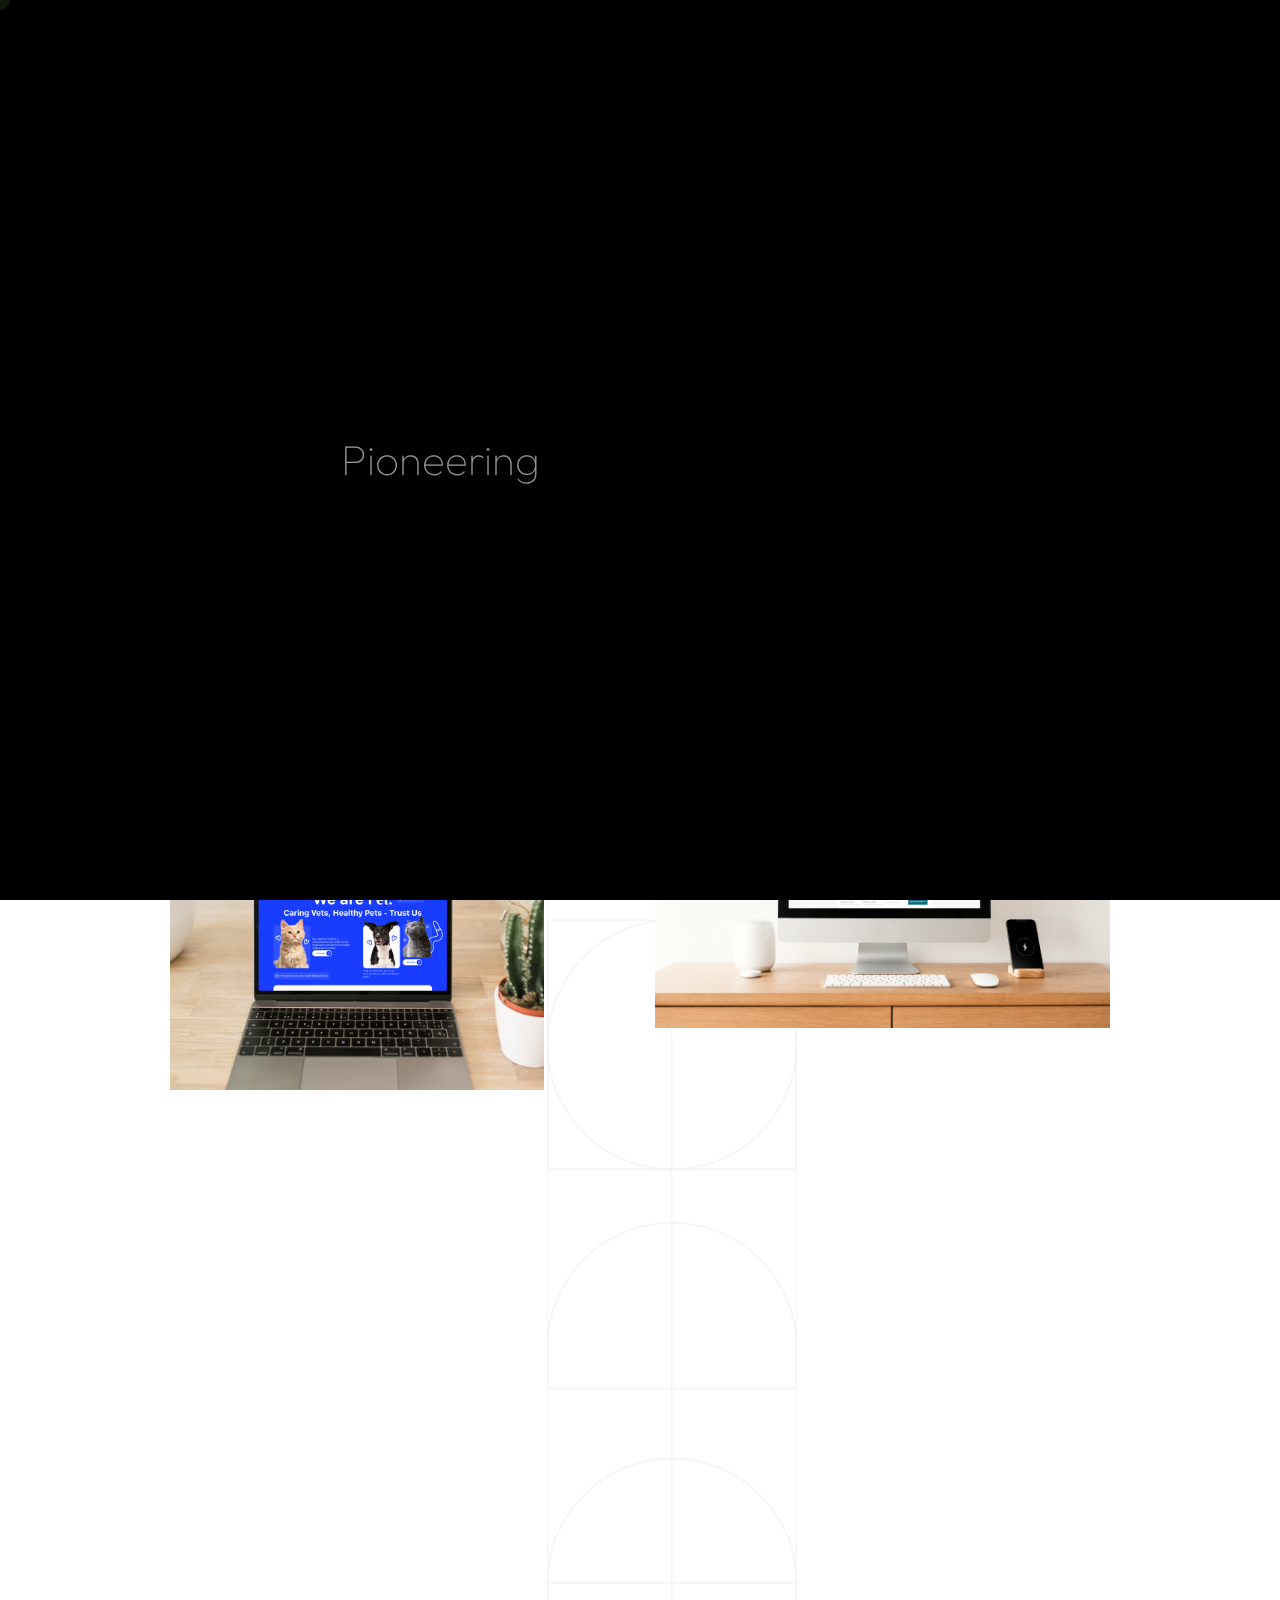
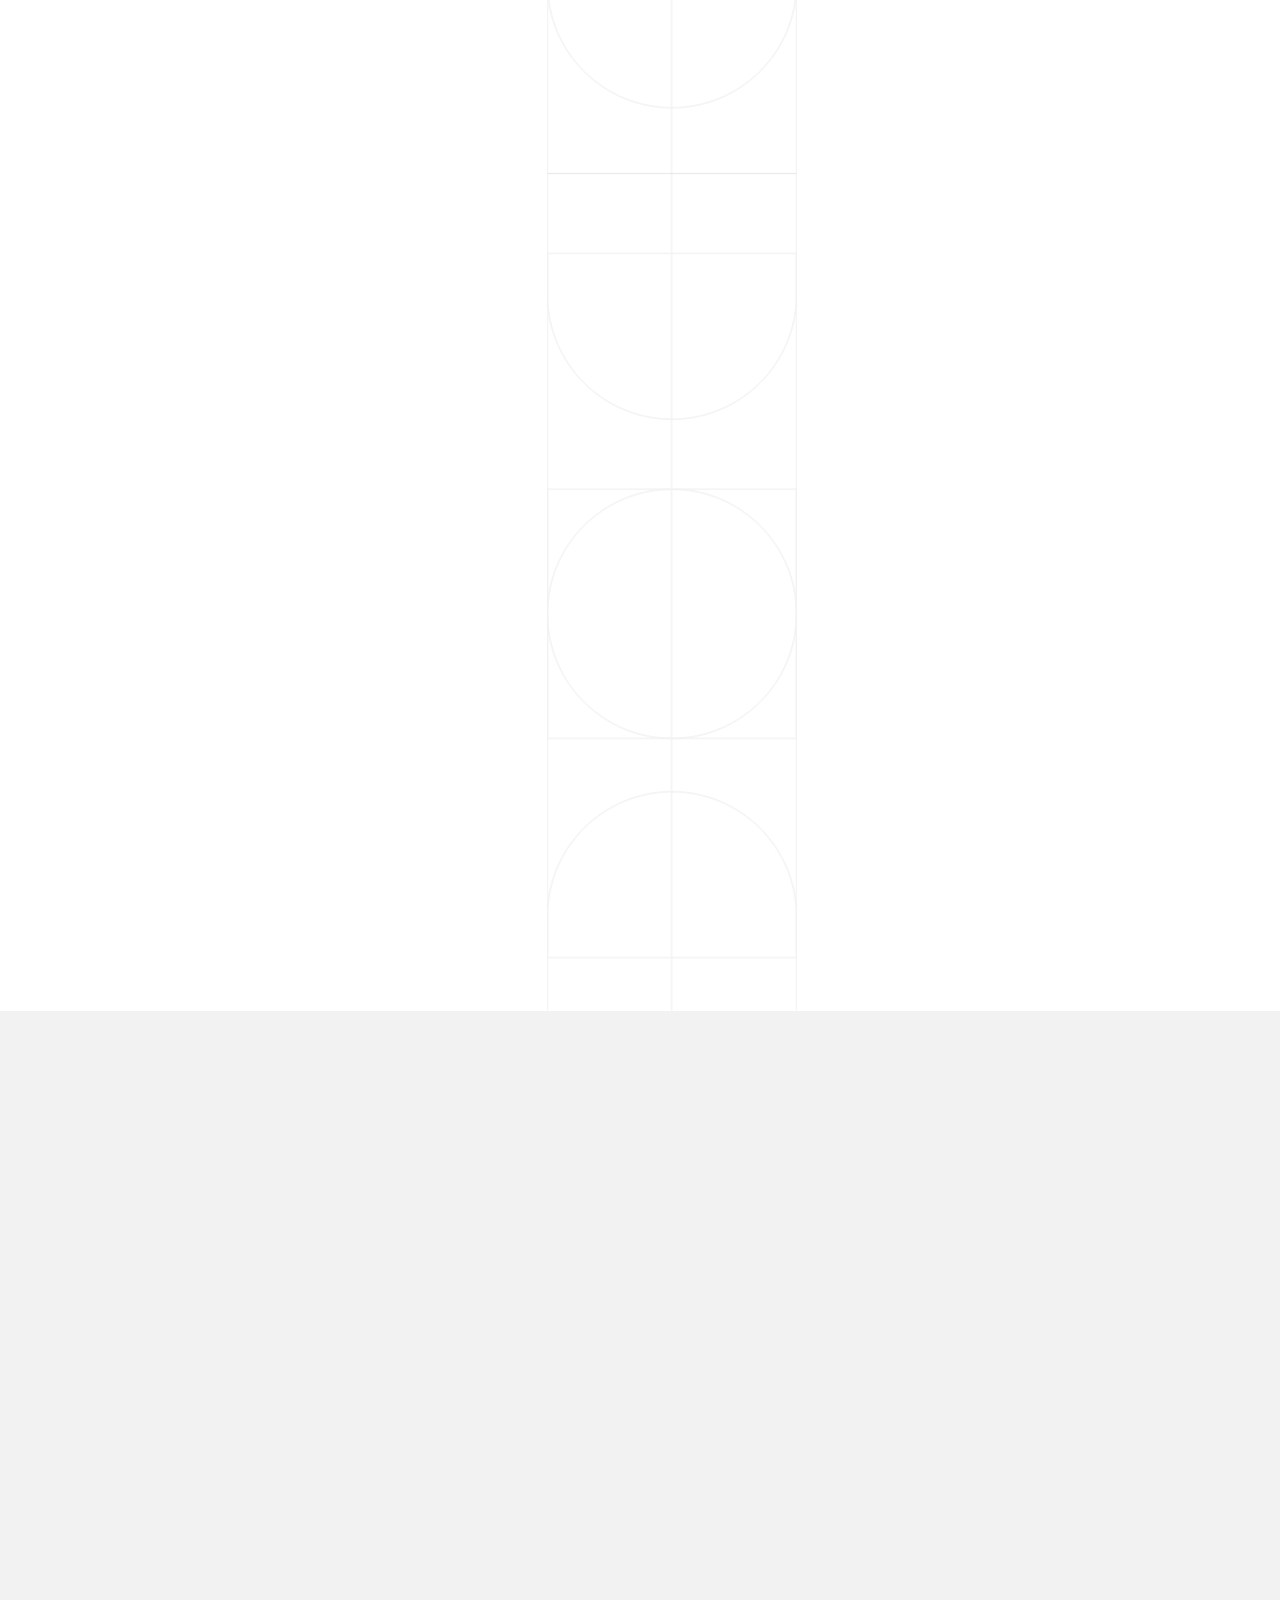
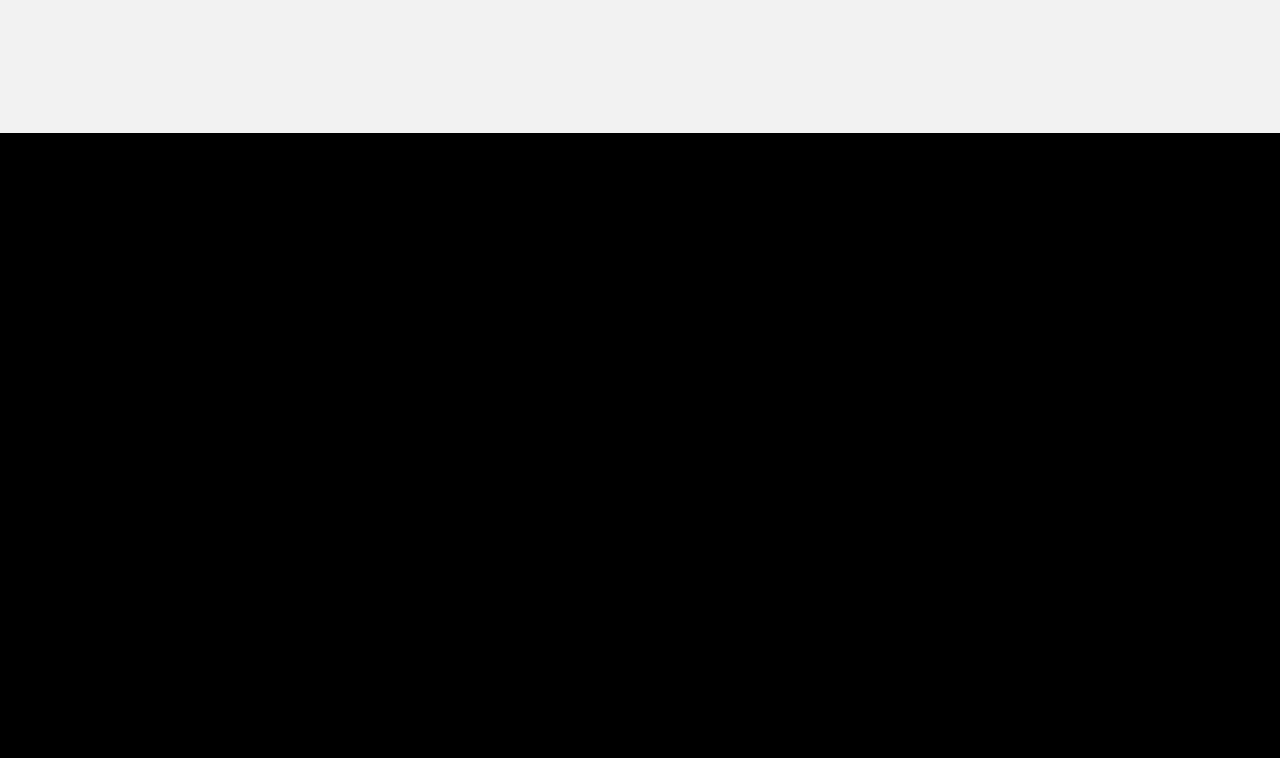
<file: portfolio-1.html>
<!DOCTYPE html>
<html lang="zxx">

<head>

    <meta charset="UTF-8">
    <meta name="viewport" content="width=device-width, initial-scale=1.0">
    <meta http-equiv="X-UA-Compatible" content="ie=edge">

    <!-- bootstrap grid css -->
    <link rel="stylesheet" href="css/plugins/bootstrap-grid.css">
    <!-- font awesome css -->
    <link rel="stylesheet" href="css/plugins/font-awesome.min.css">
    <!-- swiper css -->
    <link rel="stylesheet" href="css/plugins/swiper.min.css">
    <!-- fancybox css -->
    <link rel="stylesheet" href="css/plugins/fancybox.min.css">
    <!-- ashley scss -->
    <link rel="stylesheet" href="css/style.css">
    <!-- page name -->
    <title>Ashley</title>

</head>

<body>

    <!-- wrapper -->
    <div class="mil-wrapper" id="top">

        <!-- cursor -->
        <div class="mil-ball">
            <span class="mil-icon-1">
                <svg viewBox="0 0 128 128">
                    <path d="M106.1,41.9c-1.2-1.2-3.1-1.2-4.2,0c-1.2,1.2-1.2,3.1,0,4.2L116.8,61H11.2l14.9-14.9c1.2-1.2,1.2-3.1,0-4.2	c-1.2-1.2-3.1-1.2-4.2,0l-20,20c-1.2,1.2-1.2,3.1,0,4.2l20,20c0.6,0.6,1.4,0.9,2.1,0.9s1.5-0.3,2.1-0.9c1.2-1.2,1.2-3.1,0-4.2	L11.2,67h105.5l-14.9,14.9c-1.2,1.2-1.2,3.1,0,4.2c0.6,0.6,1.4,0.9,2.1,0.9s1.5-0.3,2.1-0.9l20-20c1.2-1.2,1.2-3.1,0-4.2L106.1,41.9	z" />
                </svg>
            </span>
            <div class="mil-more-text">More</div>
            <div class="mil-choose-text">Сhoose</div>
        </div>
        <!-- cursor end -->

        <!-- preloader -->
        <div class="mil-preloader">
            <div class="mil-preloader-animation">
                <div class="mil-pos-abs mil-animation-1">
                    <p class="mil-h3 mil-muted mil-thin">Pioneering</p>
                    <p class="mil-h3 mil-muted">Creative</p>
                    <p class="mil-h3 mil-muted mil-thin">Excellence</p>
                </div>
                <div class="mil-pos-abs mil-animation-2">
                    <div class="mil-reveal-frame">
                        <p class="mil-reveal-box"></p>
                        <p class="mil-h3 mil-muted mil-thin">ashley.com</p>
                    </div>
                </div>
            </div>
        </div>
        <!-- preloader end -->

        <!-- scrollbar progress -->
        <div class="mil-progress-track">
            <div class="mil-progress"></div>
        </div>
        <!-- scrollbar progress end -->

        <!-- menu -->
        <div class="mil-menu-frame">
            <!-- frame clone -->
            <div class="mil-frame-top">
                <a href="home-1.html" class="mil-logo">A.</a>
                <div class="mil-menu-btn">
                    <span></span>
                </div>
            </div>
            <!-- frame clone end -->
            <div class="container">
                <div class="mil-menu-content">
                    <div class="row">
                        <div class="col-xl-5">

                            <nav class="mil-main-menu" id="swupMenu">
                                <ul>
                                    <li class="mil-has-children">
                                        <a href="#.">Homepage</a>
                                        <ul>
                                            <li><a href="home-1.html">Landing page</a></li>
                                            <li><a href="home-2.html">Personal</a></li>
                                            <li><a href="portfolio-3.html">Portfolio slider</a></li>
                                        </ul>
                                    </li>
                                    <li class="mil-has-children mil-active">
                                        <a href="#.">Portfolio</a>
                                        <ul>
                                            <li><a href="portfolio-1.html">Grid type 1</a></li>
                                            <li><a href="portfolio-2.html">Grid type 2</a></li>
                                            <li><a href="portfolio-3.html">Slider</a></li>
                                        </ul>
                                    </li>
                                    <li class="mil-has-children">
                                        <a href="#.">Services</a>
                                        <ul>
                                            <li><a href="services.html">Services List</a></li>
                                            <li><a href="service.html">Single service</a></li>
                                        </ul>
                                    </li>
                                    <li class="mil-has-children">
                                        <a href="#.">Newsletter</a>
                                        <ul>
                                            <li><a href="blog.html">Blog List</a></li>
                                            <li><a href="publication.html">Publication</a></li>
                                        </ul>
                                    </li>
                                    <li class="mil-has-children">
                                        <a href="#.">Other pages</a>
                                        <ul>
                                            <li><a href="team.html">Team</a></li>
                                            <li><a href="contact.html">Contact</a></li>
                                            <li><a href="404.html">404</a></li>
                                        </ul>
                                    </li>
                                </ul>
                            </nav>

                        </div>
                        <div class="col-xl-7">

                            <div class="mil-menu-right-frame">
                                <div class="mil-animation-in">
                                    <div class="mil-animation-frame">
                                        <div class="mil-animation mil-position-1 mil-scale" data-value-1="2" data-value-2="2"></div>
                                    </div>
                                </div>
                                <div class="mil-menu-right">
                                    <div class="row">
                                        <div class="col-lg-8 mil-mb-60">

                                            <h6 class="mil-muted mil-mb-30">Projects</h6>

                                            <ul class="mil-menu-list">
                                                <li><a href="project-1.html" class="mil-light-soft">Interior design studio</a></li>
                                                <li><a href="project-2.html" class="mil-light-soft">Home Security Camera</a></li>
                                                <li><a href="project-3.html" class="mil-light-soft">Kemia Honest Skincare</a></li>
                                                <li><a href="project-4.html" class="mil-light-soft">Cascade of Lava</a></li>
                                                <li><a href="project-5.html" class="mil-light-soft">Air Pro by Molekule</a></li>
                                                <li><a href="project-6.html" class="mil-light-soft">Tony's Chocolonely</a></li>
                                            </ul>

                                        </div>
                                        <div class="col-lg-4 mil-mb-60">

                                            <h6 class="mil-muted mil-mb-30">Useful links</h6>

                                            <ul class="mil-menu-list">
                                                <li><a href="#." class="mil-light-soft">Privacy Policy</a></li>
                                                <li><a href="#." class="mil-light-soft">Terms and conditions</a></li>
                                                <li><a href="#." class="mil-light-soft">Cookie Policy</a></li>
                                                <li><a href="#." class="mil-light-soft">Careers</a></li>
                                            </ul>

                                        </div>
                                    </div>
                                    <div class="mil-divider mil-mb-60"></div>
                                    <div class="row justify-content-between">

                                        <div class="col-lg-4 mil-mb-60">

                                            <h6 class="mil-muted mil-mb-30">Canada</h6>

                                            <p class="mil-light-soft mil-up">71 South Los Carneros Road, California <span class="mil-no-wrap">+51 174 705 812</span></p>

                                        </div>
                                        <div class="col-lg-4 mil-mb-60">

                                            <h6 class="mil-muted mil-mb-30">Germany</h6>

                                            <p class="mil-light-soft">Leehove 40, 2678 MC De Lier, Netherlands <span class="mil-no-wrap">+31 174 705 811</span></p>

                                        </div>
                                    </div>
                                </div>
                            </div>

                        </div>
                    </div>
                </div>
            </div>
        </div>
        <!-- menu -->

        <!-- curtain -->
        <div class="mil-curtain"></div>
        <!-- curtain end -->

        <!-- frame -->
        <div class="mil-frame">
            <div class="mil-frame-top">
                <a href="home-1.html" class="mil-logo">A.</a>
                <div class="mil-menu-btn">
                    <span></span>
                </div>
            </div>
            <div class="mil-frame-bottom">
                <div class="mil-current-page"></div>
                <div class="mil-back-to-top">
                    <a href="#top" class="mil-link mil-dark mil-arrow-place">
                        <span>Back to top</span>
                    </a>
                </div>
            </div>
        </div>
        <!-- frame end -->

        <!-- content -->
        <div class="mil-content">
            <div id="swupMain" class="mil-main-transition">

                <!-- banner -->
                <div class="mil-inner-banner">
                    <div class="mil-banner-content mil-up">
                        <div class="mil-animation-frame">
                            <div class="mil-animation mil-position-4 mil-dark mil-scale" data-value-1="6" data-value-2="1.4"></div>
                        </div>
                        <div class="container">
                            <ul class="mil-breadcrumbs mil-mb-60">
                                <li><a href="home-1.html">Homepage</a></li>
                                <li><a href="portfolio-1.html">Portfolio</a></li>
                            </ul>
                            <h1 class="mil-mb-60">Designing a <br> Better <span class="mil-thin">World Today</span></h1>
                            <a href="#portfolio" class="mil-link mil-dark mil-arrow-place mil-down-arrow">
                                <span>Our works</span>
                            </a>
                        </div>
                    </div>
                </div>
                <!-- banner end -->

                <!-- portfolio -->
                <section id="portfolio">
                    <div class="container mil-portfolio mil-p-120-60">

                        <div class="mil-lines-place"></div>
                        <div class="mil-lines-place mil-lines-long"></div>

                        <div class="row justify-content-between align-items-center">
                            <div class="col-lg-5">

                                <a href="project-1.html" class="mil-portfolio-item mil-more mil-mb-60">
                                    <div class="mil-cover-frame mil-vert mil-up">
                                        <div class="mil-cover">
                                            <img src="img/works/1.jpg" alt="cover">
                                        </div>
                                    </div>
                                    <div class="mil-descr">
                                        <div class="mil-labels mil-up mil-mb-15">
                                            <div class="mil-label mil-upper mil-accent">Branding</div>
                                            <div class="mil-label mil-upper">may 24 2023</div>
                                        </div>
                                        <h4 class="mil-up">Interior design studio</h4>
                                    </div>
                                </a>

                            </div>
                            <div class="col-lg-6">

                                <a href="project-2.html" class="mil-portfolio-item mil-more mil-parallax mil-mb-60" data-value-1="60" data-value-2="-60">
                                    <div class="mil-cover-frame mil-hori mil-up">
                                        <div class="mil-cover">
                                            <img src="img/works/2.jpg" alt="cover">
                                        </div>
                                    </div>
                                    <div class="mil-descr">
                                        <div class="mil-labels mil-up mil-mb-15">
                                            <div class="mil-label mil-upper mil-accent">Design</div>
                                            <div class="mil-label mil-upper">may 24 2023</div>
                                        </div>
                                        <h4 class="mil-up">Home Security Camera</h4>
                                    </div>
                                </a>

                            </div>
                            <div class="col-lg-6">

                                <a href="project-3.html" class="mil-portfolio-item mil-more mil-parallax mil-mb-60" data-value-1="60" data-value-2="-60">
                                    <div class="mil-cover-frame mil-hori mil-up">
                                        <div class="mil-cover">
                                            <img src="img/works/3.jpg" alt="cover">
                                        </div>
                                    </div>
                                    <div class="mil-descr">
                                        <div class="mil-labels mil-up mil-mb-15">
                                            <div class="mil-label mil-upper mil-accent">Design</div>
                                            <div class="mil-label mil-upper">may 24 2023</div>
                                        </div>
                                        <h4 class="mil-up">Kemia Honest Skincare</h4>
                                    </div>
                                </a>

                            </div>
                            <div class="col-lg-5">

                                <a href="project-4.html" class="mil-portfolio-item mil-more mil-mb-60">
                                    <div class="mil-cover-frame mil-vert mil-up">
                                        <div class="mil-cover">
                                            <img src="img/works/4.jpg" alt="cover">
                                        </div>
                                    </div>
                                    <div class="mil-descr">
                                        <div class="mil-labels mil-up mil-mb-15">
                                            <div class="mil-label mil-upper mil-accent">Photography</div>
                                            <div class="mil-label mil-upper">may 24 2023</div>
                                        </div>
                                        <h4 class="mil-up">Cascade of Lava</h4>
                                    </div>
                                </a>

                            </div>
                            <div class="col-lg-5">

                                <a href="project-5.html" class="mil-portfolio-item mil-more mil-mb-60">
                                    <div class="mil-cover-frame mil-vert mil-up">
                                        <div class="mil-cover">
                                            <img src="img/works/5.jpg" alt="cover">
                                        </div>
                                    </div>
                                    <div class="mil-descr">
                                        <div class="mil-labels mil-up mil-mb-15">
                                            <div class="mil-label mil-upper mil-accent">Design</div>
                                            <div class="mil-label mil-upper">may 24 2023</div>
                                        </div>
                                        <h4 class="mil-up">Air Pro by Molekule</h4>
                                    </div>
                                </a>

                            </div>
                            <div class="col-lg-6">

                                <a href="project-6.html" class="mil-portfolio-item mil-more mil-parallax mil-mb-60" data-value-1="60" data-value-2="-60">
                                    <div class="mil-cover-frame mil-hori mil-up">
                                        <div class="mil-cover">
                                            <img src="img/works/6.jpg" alt="cover">
                                        </div>
                                    </div>
                                    <div class="mil-descr">
                                        <div class="mil-labels mil-up mil-mb-15">
                                            <div class="mil-label mil-upper mil-accent">Design</div>
                                            <div class="mil-label mil-upper">may 24 2023</div>
                                        </div>
                                        <h4 class="mil-up">Tony's Chocolonely</h4>
                                    </div>
                                </a>

                            </div>
                        </div>
                    </div>
                </section>
                <!-- portfolio end -->

                <!-- call to action -->
                <section class="mil-soft-bg">
                    <div class="container mil-p-120-120">
                        <div class="row">
                            <div class="col-lg-10">

                                <span class="mil-suptitle mil-suptitle-right mil-suptitle-dark mil-up">Looking to make your mark? We'll help you turn <br> your project into a success story.</span>

                            </div>
                        </div>
                        <div class="mil-center">
                            <h2 class="mil-up mil-mb-60">Ready to bring your <span class="mil-thin">ideas to</span> life? <br> We're <span class="mil-thin">here to help</span></h2>
                            <div class="mil-up"><a href="contact.html" class="mil-button mil-arrow-place"><span>Contact us</span></a></div>
                        </div>
                    </div>
                </section>
                <!-- call to action end -->

                <!-- footer -->
                <footer class="mil-dark-bg">
                    <div class="mi-invert-fix">
                        <div class="container mil-p-120-60">
                            <div class="row justify-content-between">
                                <div class="col-md-4 col-lg-4 mil-mb-60">

                                    <div class="mil-muted mil-logo mil-up mil-mb-30">Ashley.</div>

                                    <p class="mil-light-soft mil-up mil-mb-30">Subscribe our newsletter:</p>

                                    <form class="mil-subscribe-form mil-up">
                                        <input type="text" placeholder="Enter our email">
                                        <button type="submit" class="mil-button mil-icon-button-sm mil-arrow-place"></button>
                                    </form>

                                </div>
                                <div class="col-md-7 col-lg-6">
                                    <div class="row justify-content-end">
                                        <div class="col-md-6 col-lg-7">

                                            <nav class="mil-footer-menu mil-mb-60">
                                                <ul>
                                                    <li class="mil-up mil-active">
                                                        <a href="home-1.html">Home</a>
                                                    </li>
                                                    <li class="mil-up">
                                                        <a href="portfolio-1.html">Portfolio</a>
                                                    </li>
                                                    <li class="mil-up">
                                                        <a href="services.html">Services</a>
                                                    </li>
                                                    <li class="mil-up">
                                                        <a href="contact.html">Contact</a>
                                                    </li>
                                                    <li class="mil-up">
                                                        <a href="blog.html">Blog</a>
                                                    </li>
                                                </ul>
                                            </nav>

                                        </div>
                                        <div class="col-md-6 col-lg-5">

                                            <ul class="mil-menu-list mil-up mil-mb-60">
                                                <li><a href="#." class="mil-light-soft">Privacy Policy</a></li>
                                                <li><a href="#." class="mil-light-soft">Terms and conditions</a></li>
                                                <li><a href="#." class="mil-light-soft">Cookie Policy</a></li>
                                                <li><a href="#." class="mil-light-soft">Careers</a></li>
                                            </ul>

                                        </div>
                                    </div>
                                </div>
                            </div>

                            <div class="row justify-content-between flex-sm-row-reverse">
                                <div class="col-md-7 col-lg-6">

                                    <div class="row justify-content-between">

                                        <div class="col-md-6 col-lg-5 mil-mb-60">

                                            <h6 class="mil-muted mil-up mil-mb-30">Canada</h6>

                                            <p class="mil-light-soft mil-up">71 South Los Carneros Road, California <span class="mil-no-wrap">+51 174 705 812</span></p>

                                        </div>
                                        <div class="col-md-6 col-lg-5 mil-mb-60">

                                            <h6 class="mil-muted mil-up mil-mb-30">Germany</h6>

                                            <p class="mil-light-soft mil-up">Leehove 40, 2678 MC De Lier, Netherlands <span class="mil-no-wrap">+31 174 705 811</span></p>

                                        </div>
                                    </div>

                                </div>
                                <div class="col-md-4 col-lg-6 mil-mb-60">

                                    <div class="mil-vert-between">
                                        <div class="mil-mb-30">
                                            <ul class="mil-social-icons mil-up">
                                                <li><a href="#." target="_blank" class="social-icon"> <i class="far fa-circle"></i></a></li>
                                                <li><a href="#." target="_blank" class="social-icon"> <i class="far fa-circle"></i></a></li>
                                                <li><a href="#." target="_blank" class="social-icon"> <i class="far fa-circle"></i></a></li>
                                                <li><a href="#." target="_blank" class="social-icon"> <i class="far fa-circle"></i></a></li>
                                            </ul>
                                        </div>
                                        <p class="mil-light-soft mil-up">© Copyright 2023 - Mil. All Rights Reserved.</p>
                                    </div>

                                </div>
                            </div>
                        </div>
                    </div>
                </footer>
                <!-- footer end -->

                <!-- hidden elements -->
                <div class="mil-hidden-elements">
                    <div class="mil-dodecahedron">
                        <div class="mil-pentagon">
                            <div></div>
                            <div></div>
                            <div></div>
                            <div></div>
                            <div></div>
                        </div>
                        <div class="mil-pentagon">
                            <div></div>
                            <div></div>
                            <div></div>
                            <div></div>
                            <div></div>
                        </div>
                        <div class="mil-pentagon">
                            <div></div>
                            <div></div>
                            <div></div>
                            <div></div>
                            <div></div>
                        </div>
                        <div class="mil-pentagon">
                            <div></div>
                            <div></div>
                            <div></div>
                            <div></div>
                            <div></div>
                        </div>
                        <div class="mil-pentagon">
                            <div></div>
                            <div></div>
                            <div></div>
                            <div></div>
                            <div></div>
                        </div>
                        <div class="mil-pentagon">
                            <div></div>
                            <div></div>
                            <div></div>
                            <div></div>
                            <div></div>
                        </div>
                        <div class="mil-pentagon">
                            <div></div>
                            <div></div>
                            <div></div>
                            <div></div>
                            <div></div>
                        </div>
                        <div class="mil-pentagon">
                            <div></div>
                            <div></div>
                            <div></div>
                            <div></div>
                            <div></div>
                        </div>
                        <div class="mil-pentagon">
                            <div></div>
                            <div></div>
                            <div></div>
                            <div></div>
                            <div></div>
                        </div>
                        <div class="mil-pentagon">
                            <div></div>
                            <div></div>
                            <div></div>
                            <div></div>
                            <div></div>
                        </div>
                        <div class="mil-pentagon">
                            <div></div>
                            <div></div>
                            <div></div>
                            <div></div>
                            <div></div>
                        </div>
                        <div class="mil-pentagon">
                            <div></div>
                            <div></div>
                            <div></div>
                            <div></div>
                            <div></div>
                        </div>
                    </div>

                    <svg xmlns="http://www.w3.org/2000/svg" viewBox="0 0 24 24" class="mil-arrow">
                        <path d="M 14 5.3417969 C 13.744125 5.3417969 13.487969 5.4412187 13.292969 5.6367188 L 13.207031 5.7226562 C 12.816031 6.1136563 12.816031 6.7467188 13.207031 7.1367188 L 17.070312 11 L 4 11 C 3.448 11 3 11.448 3 12 C 3 12.552 3.448 13 4 13 L 17.070312 13 L 13.207031 16.863281 C 12.816031 17.254281 12.816031 17.887344 13.207031 18.277344 L 13.292969 18.363281 C 13.683969 18.754281 14.317031 18.754281 14.707031 18.363281 L 20.363281 12.707031 C 20.754281 12.316031 20.754281 11.682969 20.363281 11.292969 L 14.707031 5.6367188 C 14.511531 5.4412187 14.255875 5.3417969 14 5.3417969 z" />
                    </svg>

                    <svg width="250" viewBox="0 0 300 1404" fill="none" xmlns="http://www.w3.org/2000/svg" class="mil-lines">
                        <path fill-rule="evenodd" clip-rule="evenodd" d="M1 892L1 941H299V892C299 809.71 232.29 743 150 743C67.7096 743 1 809.71 1 892ZM0 942H300V892C300 809.157 232.843 742 150 742C67.1573 742 0 809.157 0 892L0 942Z" class="mil-move" />
                        <path fill-rule="evenodd" clip-rule="evenodd" d="M299 146V97L1 97V146C1 228.29 67.7096 295 150 295C232.29 295 299 228.29 299 146ZM300 96L0 96V146C0 228.843 67.1573 296 150 296C232.843 296 300 228.843 300 146V96Z" class="mil-move" />
                        <path fill-rule="evenodd" clip-rule="evenodd" d="M299 1H1V1403H299V1ZM0 0V1404H300V0H0Z" />
                        <path fill-rule="evenodd" clip-rule="evenodd" d="M150 -4.37115e-08L150 1404L149 1404L149 0L150 -4.37115e-08Z" />
                        <path fill-rule="evenodd" clip-rule="evenodd" d="M150 1324C232.29 1324 299 1257.29 299 1175C299 1092.71 232.29 1026 150 1026C67.7096 1026 1 1092.71 1 1175C1 1257.29 67.7096 1324 150 1324ZM150 1325C232.843 1325 300 1257.84 300 1175C300 1092.16 232.843 1025 150 1025C67.1573 1025 0 1092.16 0 1175C0 1257.84 67.1573 1325 150 1325Z" class="mil-move" />
                        <path fill-rule="evenodd" clip-rule="evenodd" d="M300 1175H0V1174H300V1175Z" class="mil-move" />
                        <path fill-rule="evenodd" clip-rule="evenodd" d="M150 678C232.29 678 299 611.29 299 529C299 446.71 232.29 380 150 380C67.7096 380 1 446.71 1 529C1 611.29 67.7096 678 150 678ZM150 679C232.843 679 300 611.843 300 529C300 446.157 232.843 379 150 379C67.1573 379 0 446.157 0 529C0 611.843 67.1573 679 150 679Z" class="mil-move" />
                        <path fill-rule="evenodd" clip-rule="evenodd" d="M299 380H1V678H299V380ZM0 379V679H300V379H0Z" class="mil-move" />
                    </svg>
                </div>
                <!-- hidden elements end -->

            </div>
        </div>
        <!-- content -->
    </div>
    <!-- wrapper end -->

    <!-- jQuery js -->
    <script src="js/plugins/jquery.min.js"></script>
    <!-- swup js -->
    <script src="js/plugins/swup.min.js"></script>
    <!-- swiper js -->
    <script src="js/plugins/swiper.min.js"></script>
    <!-- fancybox js -->
    <script src="js/plugins/fancybox.min.js"></script>
    <!-- gsap js -->
    <script src="js/plugins/gsap.min.js"></script>
    <!-- scroll smoother -->
    <script src="js/plugins/smooth-scroll.js"></script>
    <!-- scroll trigger js -->
    <script src="js/plugins/ScrollTrigger.min.js"></script>
    <!-- scroll to js -->
    <script src="js/plugins/ScrollTo.min.js"></script>
    <!-- ashley js -->
    <script src="js/main.js"></script>

</body>

</html>
</file>
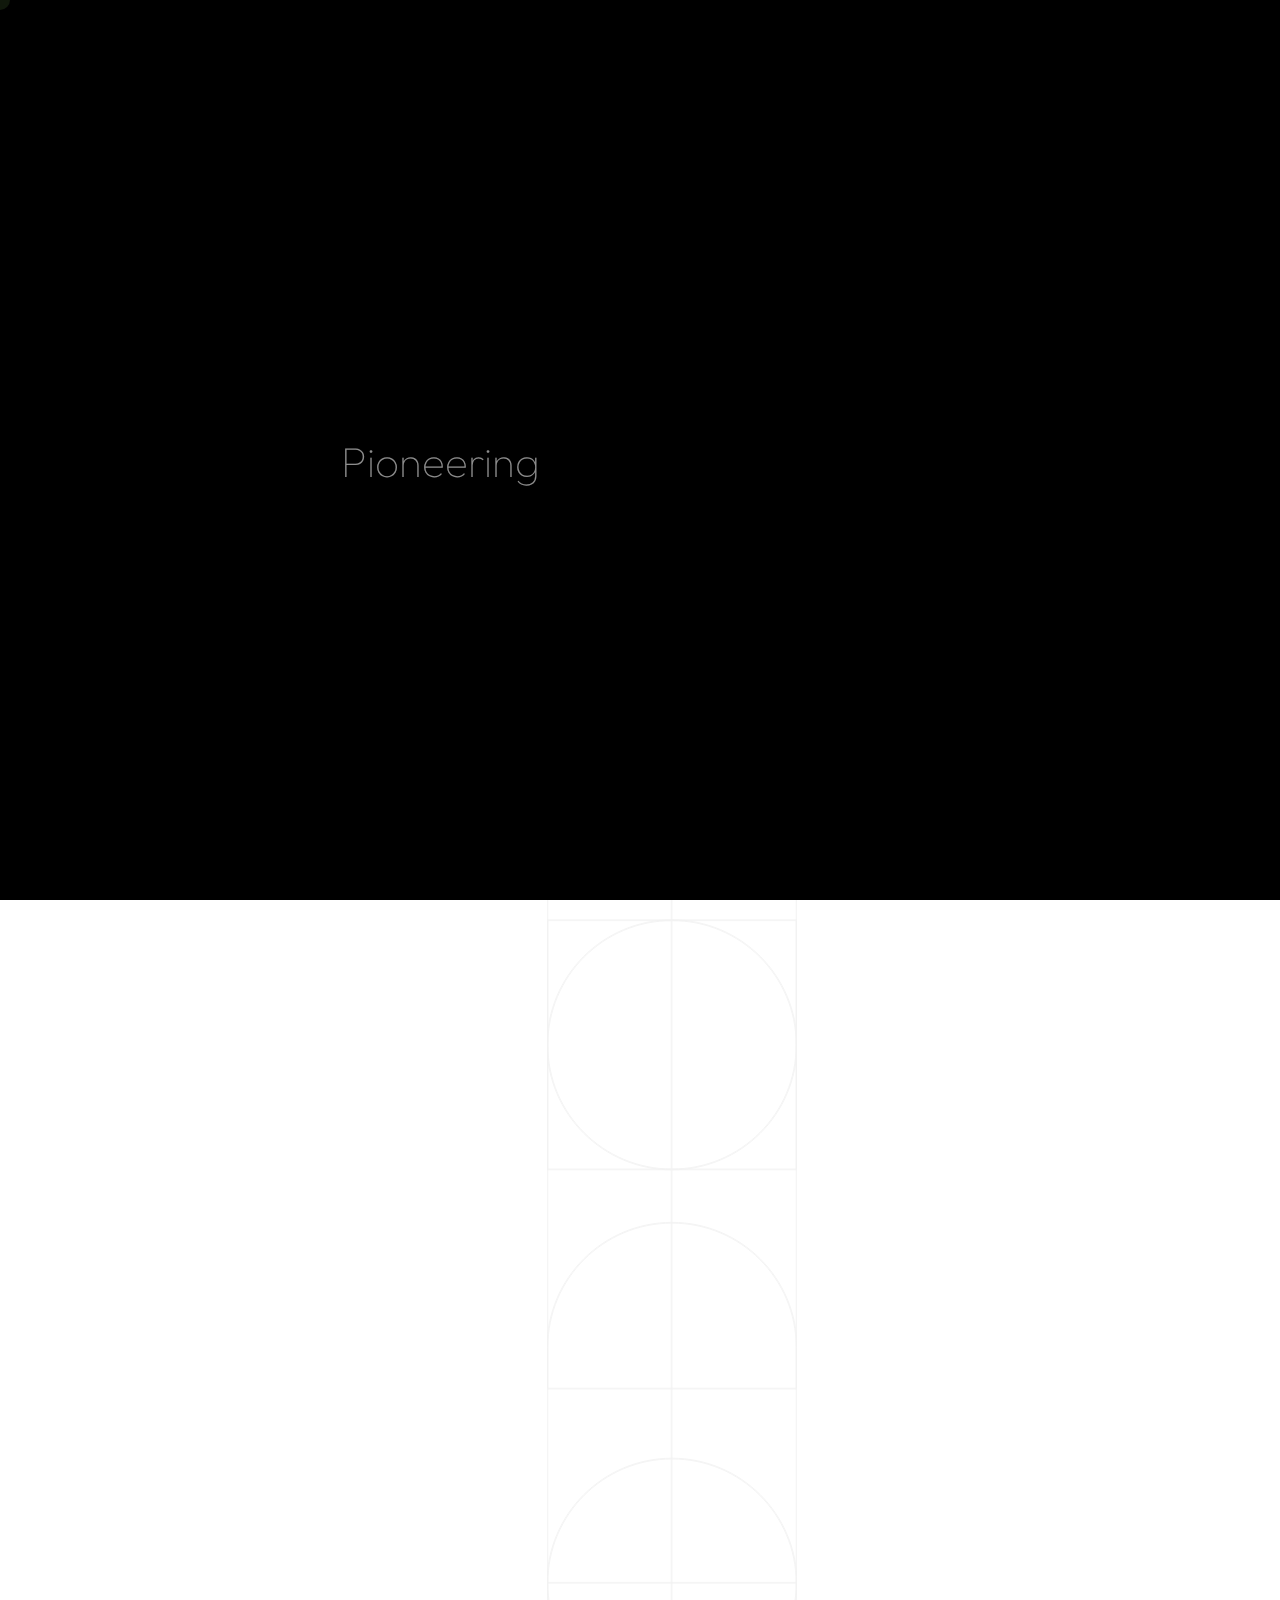
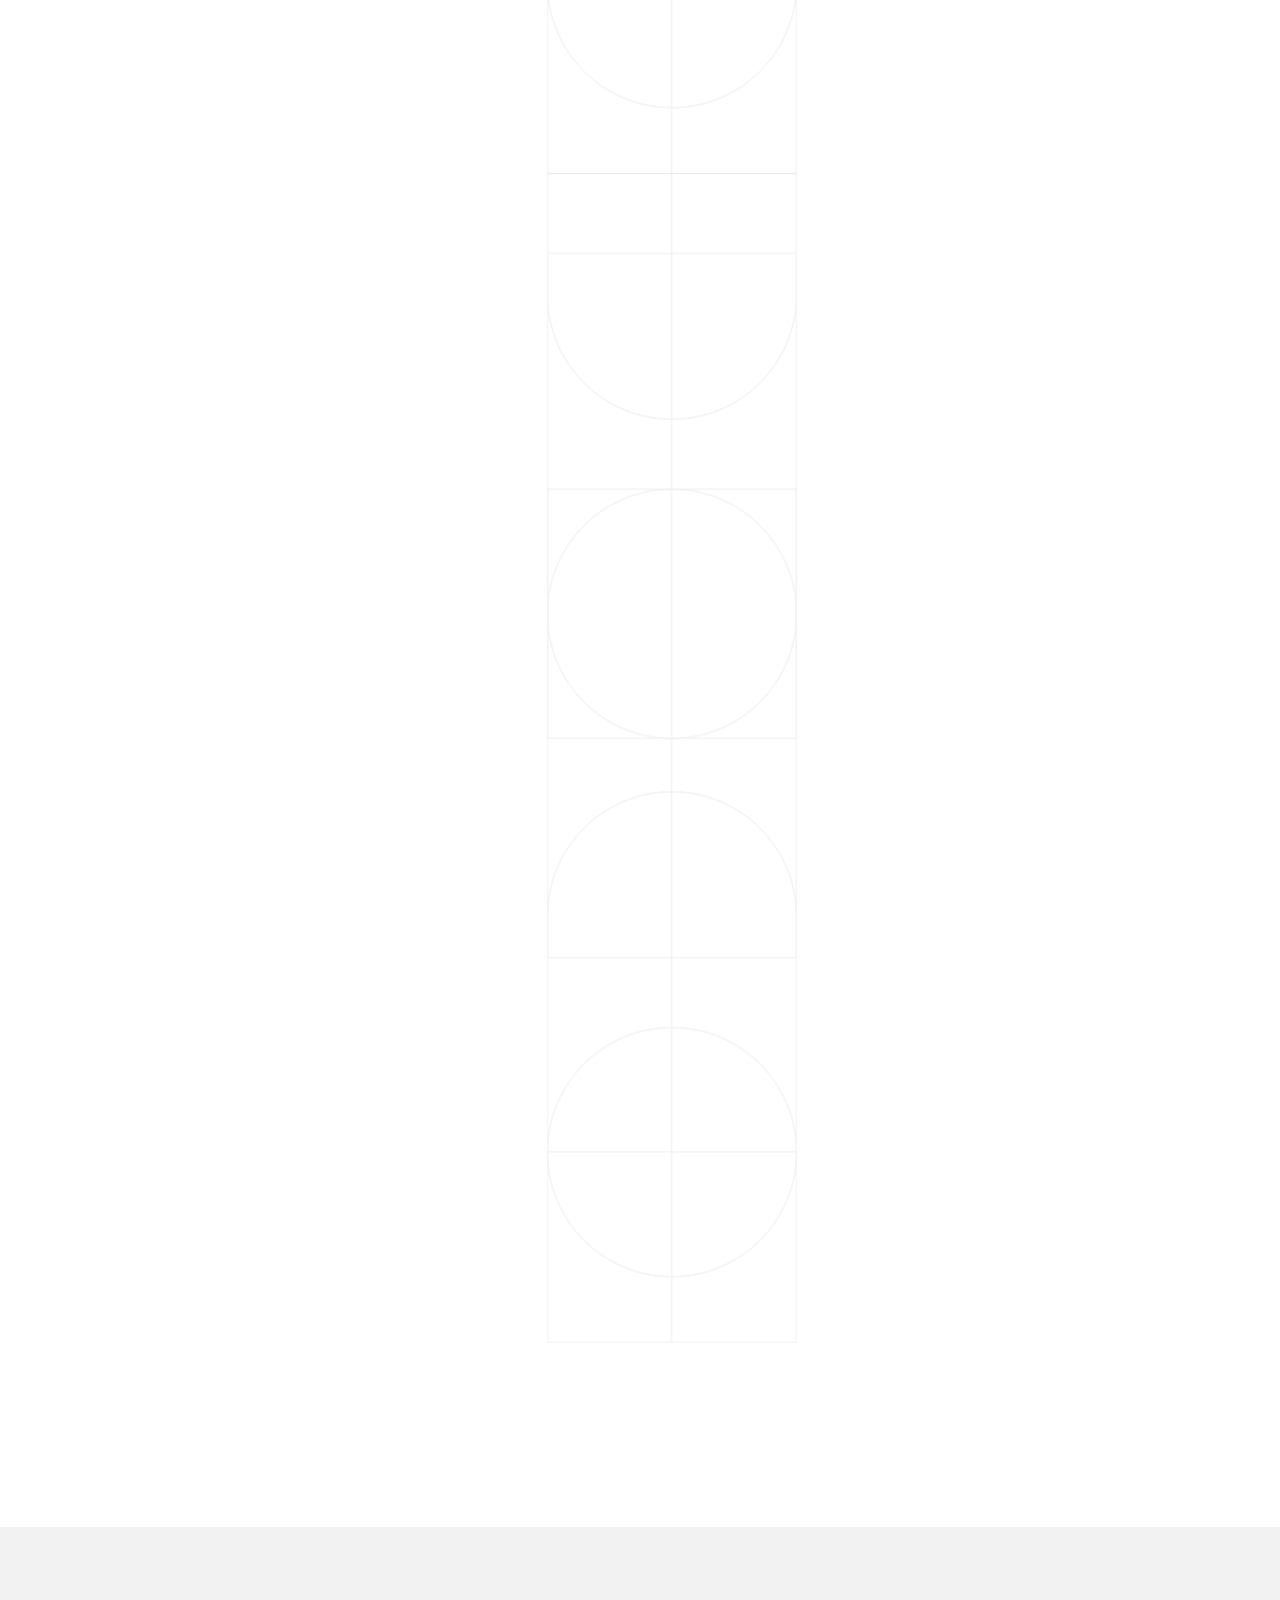
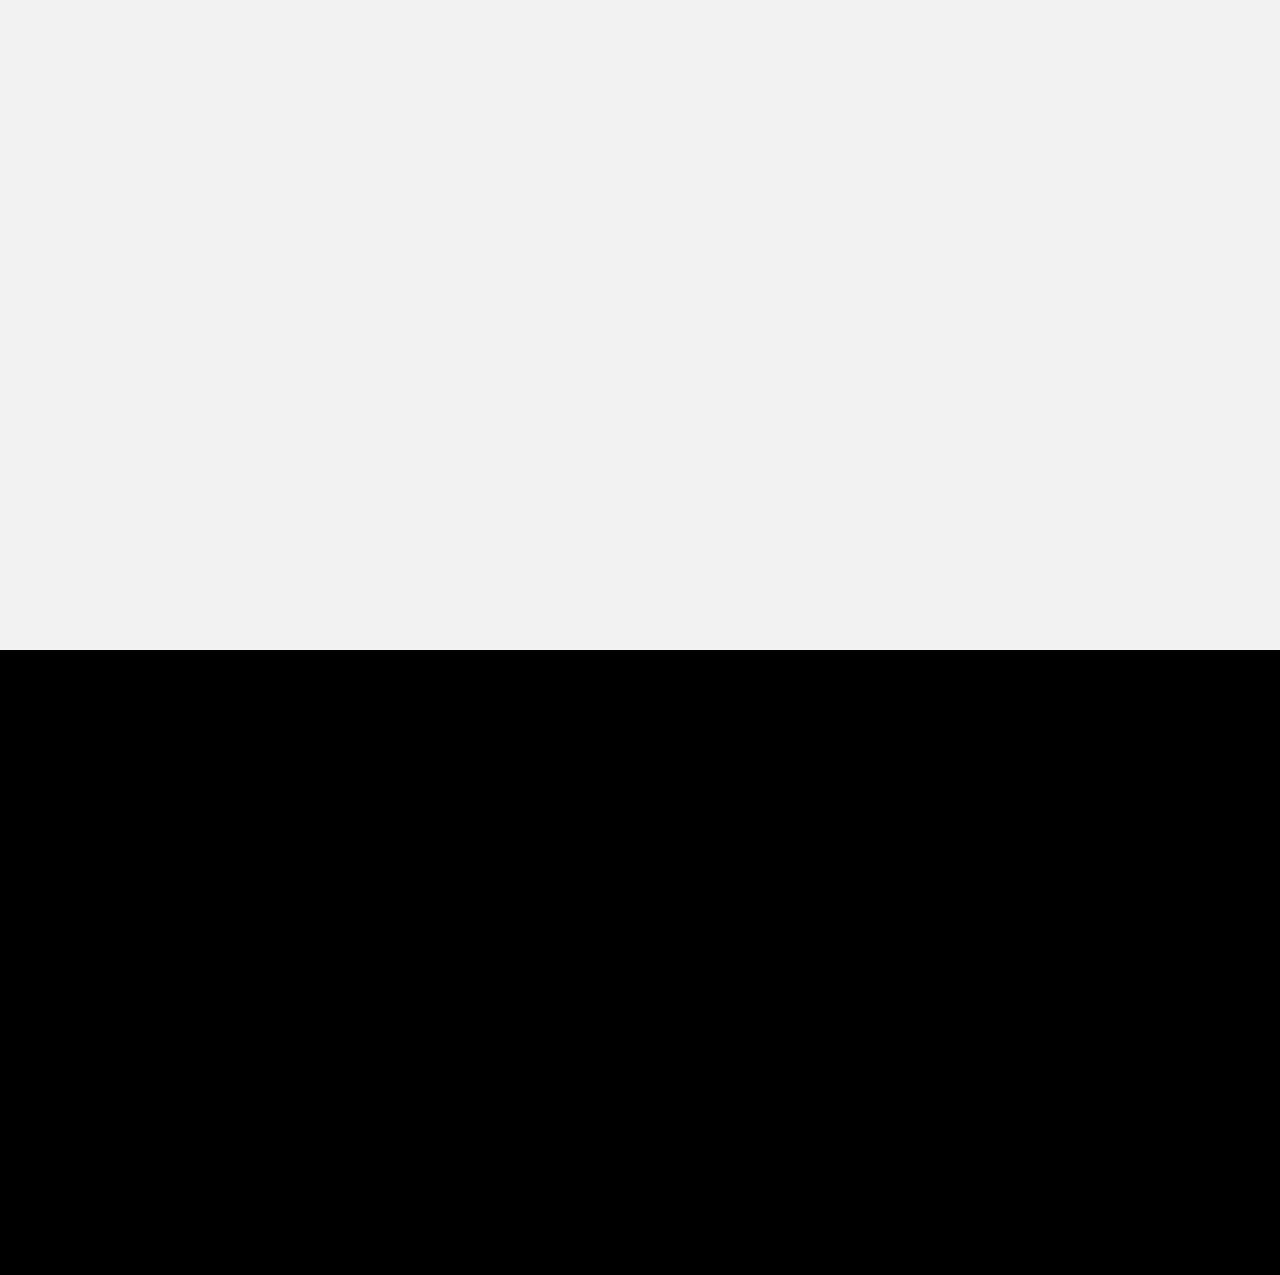
<file: portfolio-2.html>
<!DOCTYPE html>
<html lang="zxx">

<head>

    <meta charset="UTF-8">
    <meta name="viewport" content="width=device-width, initial-scale=1.0">
    <meta http-equiv="X-UA-Compatible" content="ie=edge">

    <!-- bootstrap grid css -->
    <link rel="stylesheet" href="css/plugins/bootstrap-grid.css">
    <!-- font awesome css -->
    <link rel="stylesheet" href="css/plugins/font-awesome.min.css">
    <!-- swiper css -->
    <link rel="stylesheet" href="css/plugins/swiper.min.css">
    <!-- fancybox css -->
    <link rel="stylesheet" href="css/plugins/fancybox.min.css">
    <!-- ashley scss -->
    <link rel="stylesheet" href="css/style.css">
    <!-- page name -->
    <title>Ashley</title>

</head>

<body>

    <!-- wrapper -->
    <div class="mil-wrapper" id="top">

        <!-- cursor -->
        <div class="mil-ball">
            <span class="mil-icon-1">
                <svg viewBox="0 0 128 128">
                    <path d="M106.1,41.9c-1.2-1.2-3.1-1.2-4.2,0c-1.2,1.2-1.2,3.1,0,4.2L116.8,61H11.2l14.9-14.9c1.2-1.2,1.2-3.1,0-4.2	c-1.2-1.2-3.1-1.2-4.2,0l-20,20c-1.2,1.2-1.2,3.1,0,4.2l20,20c0.6,0.6,1.4,0.9,2.1,0.9s1.5-0.3,2.1-0.9c1.2-1.2,1.2-3.1,0-4.2	L11.2,67h105.5l-14.9,14.9c-1.2,1.2-1.2,3.1,0,4.2c0.6,0.6,1.4,0.9,2.1,0.9s1.5-0.3,2.1-0.9l20-20c1.2-1.2,1.2-3.1,0-4.2L106.1,41.9	z" />
                </svg>
            </span>
            <div class="mil-more-text">More</div>
            <div class="mil-choose-text">Сhoose</div>
        </div>
        <!-- cursor end -->

        <!-- preloader -->
        <div class="mil-preloader">
            <div class="mil-preloader-animation">
                <div class="mil-pos-abs mil-animation-1">
                    <p class="mil-h3 mil-muted mil-thin">Pioneering</p>
                    <p class="mil-h3 mil-muted">Creative</p>
                    <p class="mil-h3 mil-muted mil-thin">Excellence</p>
                </div>
                <div class="mil-pos-abs mil-animation-2">
                    <div class="mil-reveal-frame">
                        <p class="mil-reveal-box"></p>
                        <p class="mil-h3 mil-muted mil-thin">ashley.com</p>
                    </div>
                </div>
            </div>
        </div>
        <!-- preloader end -->

        <!-- scrollbar progress -->
        <div class="mil-progress-track">
            <div class="mil-progress"></div>
        </div>
        <!-- scrollbar progress end -->

        <!-- menu -->
        <div class="mil-menu-frame">
            <!-- frame clone -->
            <div class="mil-frame-top">
                <a href="home-1.html" class="mil-logo">A.</a>
                <div class="mil-menu-btn">
                    <span></span>
                </div>
            </div>
            <!-- frame clone end -->
            <div class="container">
                <div class="mil-menu-content">
                    <div class="row">
                        <div class="col-xl-5">

                            <nav class="mil-main-menu" id="swupMenu">
                                <ul>
                                    <li class="mil-has-children">
                                        <a href="#.">Homepage</a>
                                        <ul>
                                            <li><a href="home-1.html">Landing page</a></li>
                                            <li><a href="home-2.html">Personal</a></li>
                                            <li><a href="portfolio-3.html">Portfolio slider</a></li>
                                        </ul>
                                    </li>
                                    <li class="mil-has-children mil-active">
                                        <a href="#.">Portfolio</a>
                                        <ul>
                                            <li><a href="portfolio-1.html">Grid type 1</a></li>
                                            <li><a href="portfolio-2.html">Grid type 2</a></li>
                                            <li><a href="portfolio-3.html">Slider</a></li>
                                        </ul>
                                    </li>
                                    <li class="mil-has-children">
                                        <a href="#.">Services</a>
                                        <ul>
                                            <li><a href="services.html">Services List</a></li>
                                            <li><a href="service.html">Single service</a></li>
                                        </ul>
                                    </li>
                                    <li class="mil-has-children">
                                        <a href="#.">Newsletter</a>
                                        <ul>
                                            <li><a href="blog.html">Blog List</a></li>
                                            <li><a href="publication.html">Publication</a></li>
                                        </ul>
                                    </li>
                                    <li class="mil-has-children">
                                        <a href="#.">Other pages</a>
                                        <ul>
                                            <li><a href="team.html">Team</a></li>
                                            <li><a href="contact.html">Contact</a></li>
                                            <li><a href="404.html">404</a></li>
                                        </ul>
                                    </li>
                                </ul>
                            </nav>

                        </div>
                        <div class="col-xl-7">

                            <div class="mil-menu-right-frame">
                                <div class="mil-animation-in">
                                    <div class="mil-animation-frame">
                                        <div class="mil-animation mil-position-1 mil-scale" data-value-1="2" data-value-2="2"></div>
                                    </div>
                                </div>
                                <div class="mil-menu-right">
                                    <div class="row">
                                        <div class="col-lg-8 mil-mb-60">

                                            <h6 class="mil-muted mil-mb-30">Projects</h6>

                                            <ul class="mil-menu-list">
                                                <li><a href="project-1.html" class="mil-light-soft">Interior design studio</a></li>
                                                <li><a href="project-2.html" class="mil-light-soft">Home Security Camera</a></li>
                                                <li><a href="project-3.html" class="mil-light-soft">Kemia Honest Skincare</a></li>
                                                <li><a href="project-4.html" class="mil-light-soft">Cascade of Lava</a></li>
                                                <li><a href="project-5.html" class="mil-light-soft">Air Pro by Molekule</a></li>
                                                <li><a href="project-6.html" class="mil-light-soft">Tony's Chocolonely</a></li>
                                            </ul>

                                        </div>
                                        <div class="col-lg-4 mil-mb-60">

                                            <h6 class="mil-muted mil-mb-30">Useful links</h6>

                                            <ul class="mil-menu-list">
                                                <li><a href="#." class="mil-light-soft">Privacy Policy</a></li>
                                                <li><a href="#." class="mil-light-soft">Terms and conditions</a></li>
                                                <li><a href="#." class="mil-light-soft">Cookie Policy</a></li>
                                                <li><a href="#." class="mil-light-soft">Careers</a></li>
                                            </ul>

                                        </div>
                                    </div>
                                    <div class="mil-divider mil-mb-60"></div>
                                    <div class="row justify-content-between">

                                        <div class="col-lg-4 mil-mb-60">

                                            <h6 class="mil-muted mil-mb-30">Canada</h6>

                                            <p class="mil-light-soft mil-up">71 South Los Carneros Road, California <span class="mil-no-wrap">+51 174 705 812</span></p>

                                        </div>
                                        <div class="col-lg-4 mil-mb-60">

                                            <h6 class="mil-muted mil-mb-30">Germany</h6>

                                            <p class="mil-light-soft">Leehove 40, 2678 MC De Lier, Netherlands <span class="mil-no-wrap">+31 174 705 811</span></p>

                                        </div>
                                    </div>
                                </div>
                            </div>

                        </div>
                    </div>
                </div>
            </div>
        </div>
        <!-- menu -->

        <!-- curtain -->
        <div class="mil-curtain"></div>
        <!-- curtain end -->

        <!-- frame -->
        <div class="mil-frame">
            <div class="mil-frame-top">
                <a href="home-1.html" class="mil-logo">A.</a>
                <div class="mil-menu-btn">
                    <span></span>
                </div>
            </div>
            <div class="mil-frame-bottom">
                <div class="mil-current-page"></div>
                <div class="mil-back-to-top">
                    <a href="#top" class="mil-link mil-dark mil-arrow-place">
                        <span>Back to top</span>
                    </a>
                </div>
            </div>
        </div>
        <!-- frame end -->

        <!-- content -->
        <div class="mil-content">
            <div id="swupMain" class="mil-main-transition">

                <!-- banner -->
                <div class="mil-inner-banner">
                    <div class="mil-banner-content mil-up">
                        <div class="mil-animation-frame">
                            <div class="mil-animation mil-position-4 mil-dark mil-scale" data-value-1="6" data-value-2="1.4"></div>
                        </div>
                        <div class="container">
                            <ul class="mil-breadcrumbs mil-mb-60">
                                <li><a href="home-1.html">Homepage</a></li>
                                <li><a href="portfolio-2.html">Portfolio</a></li>
                            </ul>
                            <h1 class="mil-mb-60">Designing a <br> Better <span class="mil-thin">World Today</span></h1>
                            <a href="#portfolio" class="mil-link mil-dark mil-arrow-place mil-down-arrow">
                                <span>Our works</span>
                            </a>
                        </div>
                    </div>
                </div>
                <!-- banner end -->

                <!-- portfolio -->
                <section id="portfolio">
                    <div class="container mil-portfolio mil-p-120-60">

                        <div class="mil-lines-place"></div>
                        <div class="mil-lines-place mil-lines-long"></div>

                        <div class="row justify-content-between align-items-end">
                            <div class="col-lg-6">

                                <a href="portfolio-1.html" class="mil-portfolio-item mil-more mil-mb-60">
                                    <div class="mil-cover-frame mil-hori mil-up">
                                        <div class="mil-cover mil-scale" data-value-1="1.2" data-value-2="1">
                                            <img src="img/works/1.jpg" alt="cover">
                                        </div>
                                    </div>
                                    <div class="mil-descr">
                                        <div class="mil-labels mil-up mil-mb-15">
                                            <div class="mil-label mil-upper mil-accent">Branding</div>
                                            <div class="mil-label mil-upper">may 24 2023</div>
                                        </div>
                                        <h4 class="mil-up">Interior design studio</h4>
                                    </div>
                                </a>

                            </div>
                            <div class="col-lg-5">

                                <a href="project-2.html" class="mil-portfolio-item mil-more mil-parallax mil-mb-60" data-value-1="-30" data-value-2="0">
                                    <div class="mil-cover-frame mil-hori mil-up">
                                        <div class="mil-cover">
                                            <img src="img/works/2.jpg" alt="cover">
                                        </div>
                                    </div>
                                    <div class="mil-descr">
                                        <div class="mil-labels mil-up mil-mb-15">
                                            <div class="mil-label mil-upper mil-accent">Design</div>
                                            <div class="mil-label mil-upper">may 24 2023</div>
                                        </div>
                                        <h4 class="mil-up">Home Security Camera</h4>
                                    </div>
                                </a>

                            </div>
                            <div class="col-lg-12">

                                <a href="project-3.html" class="mil-portfolio-item mil-more mil-mb-60">
                                    <div class="mil-cover-frame mil-hori mil-up">
                                        <div class="mil-cover">
                                            <img src="img/works/3.jpg" alt="cover">
                                        </div>
                                    </div>
                                    <div class="mil-descr">
                                        <div class="mil-labels mil-up mil-mb-15">
                                            <div class="mil-label mil-upper mil-accent">Photography</div>
                                            <div class="mil-label mil-upper">may 24 2023</div>
                                        </div>
                                        <h4 class="mil-up">Kemia Honest Skincare</h4>
                                    </div>
                                </a>

                            </div>
                            <div class="col-lg-5">

                                <a href="project-4.html" class="mil-portfolio-item mil-more mil-parallax mil-mb-60" data-value-1="-30" data-value-2="0">
                                    <div class="mil-cover-frame mil-hori mil-up">
                                        <div class="mil-cover">
                                            <img src="img/works/4.jpg" alt="cover">
                                        </div>
                                    </div>
                                    <div class="mil-descr">
                                        <div class="mil-labels mil-up mil-mb-15">
                                            <div class="mil-label mil-upper mil-accent">Design</div>
                                            <div class="mil-label mil-upper">may 24 2023</div>
                                        </div>
                                        <h4 class="mil-up">Cascade of Lava</h4>
                                    </div>
                                </a>

                            </div>
                            <div class="col-lg-6">

                                <a href="project-5.html" class="mil-portfolio-item mil-more mil-mb-60">
                                    <div class="mil-cover-frame mil-hori mil-up">
                                        <div class="mil-cover">
                                            <img src="img/works/5.jpg" alt="cover">
                                        </div>
                                    </div>
                                    <div class="mil-descr">
                                        <div class="mil-labels mil-up mil-mb-15">
                                            <div class="mil-label mil-upper mil-accent">Design</div>
                                            <div class="mil-label mil-upper">may 24 2023</div>
                                        </div>
                                        <h4 class="mil-up">Air Pro by Molekule</h4>
                                    </div>
                                </a>

                            </div>
                            <div class="col-lg-12">

                                <a href="project-6.html" class="mil-portfolio-item mil-more mil-mb-60">
                                    <div class="mil-cover-frame mil-hori mil-up">
                                        <div class="mil-cover">
                                            <img src="img/works/6.jpg" alt="cover">
                                        </div>
                                    </div>
                                    <div class="mil-descr">
                                        <div class="mil-labels mil-up mil-mb-15">
                                            <div class="mil-label mil-upper mil-accent">Design</div>
                                            <div class="mil-label mil-upper">may 24 2023</div>
                                        </div>
                                        <h4 class="mil-up">Tony's Chocolonely</h4>
                                    </div>
                                </a>

                            </div>
                        </div>
                    </div>
                </section>
                <!-- portfolio end -->

                <!-- call to action -->
                <section class="mil-soft-bg">
                    <div class="container mil-p-120-120">
                        <div class="row">
                            <div class="col-lg-10">

                                <span class="mil-suptitle mil-suptitle-right mil-suptitle-dark mil-up">Looking to make your mark? We'll help you turn <br> your project into a success story.</span>

                            </div>
                        </div>
                        <div class="mil-center">
                            <h2 class="mil-up mil-mb-60">Ready to bring your <span class="mil-thin">ideas to</span> life? <br> We're <span class="mil-thin">here to help</span></h2>
                            <div class="mil-up"><a href="contact.html" class="mil-button mil-arrow-place"><span>Contact us</span></a></div>
                        </div>
                    </div>
                </section>
                <!-- call to action end -->

                <!-- footer -->
                <footer class="mil-dark-bg">
                    <div class="mi-invert-fix">
                        <div class="container mil-p-120-60">
                            <div class="row justify-content-between">
                                <div class="col-md-4 col-lg-4 mil-mb-60">

                                    <div class="mil-muted mil-logo mil-up mil-mb-30">Ashley.</div>

                                    <p class="mil-light-soft mil-up mil-mb-30">Subscribe our newsletter:</p>

                                    <form class="mil-subscribe-form mil-up">
                                        <input type="text" placeholder="Enter our email">
                                        <button type="submit" class="mil-button mil-icon-button-sm mil-arrow-place"></button>
                                    </form>

                                </div>
                                <div class="col-md-7 col-lg-6">
                                    <div class="row justify-content-end">
                                        <div class="col-md-6 col-lg-7">

                                            <nav class="mil-footer-menu mil-mb-60">
                                                <ul>
                                                    <li class="mil-up mil-active">
                                                        <a href="home-1.html">Home</a>
                                                    </li>
                                                    <li class="mil-up">
                                                        <a href="portfolio-1.html">Portfolio</a>
                                                    </li>
                                                    <li class="mil-up">
                                                        <a href="services.html">Services</a>
                                                    </li>
                                                    <li class="mil-up">
                                                        <a href="contact.html">Contact</a>
                                                    </li>
                                                    <li class="mil-up">
                                                        <a href="blog.html">Blog</a>
                                                    </li>
                                                </ul>
                                            </nav>

                                        </div>
                                        <div class="col-md-6 col-lg-5">

                                            <ul class="mil-menu-list mil-up mil-mb-60">
                                                <li><a href="#." class="mil-light-soft">Privacy Policy</a></li>
                                                <li><a href="#." class="mil-light-soft">Terms and conditions</a></li>
                                                <li><a href="#." class="mil-light-soft">Cookie Policy</a></li>
                                                <li><a href="#." class="mil-light-soft">Careers</a></li>
                                            </ul>

                                        </div>
                                    </div>
                                </div>
                            </div>

                            <div class="row justify-content-between flex-sm-row-reverse">
                                <div class="col-md-7 col-lg-6">

                                    <div class="row justify-content-between">

                                        <div class="col-md-6 col-lg-5 mil-mb-60">

                                            <h6 class="mil-muted mil-up mil-mb-30">Canada</h6>

                                            <p class="mil-light-soft mil-up">71 South Los Carneros Road, California <span class="mil-no-wrap">+51 174 705 812</span></p>

                                        </div>
                                        <div class="col-md-6 col-lg-5 mil-mb-60">

                                            <h6 class="mil-muted mil-up mil-mb-30">Germany</h6>

                                            <p class="mil-light-soft mil-up">Leehove 40, 2678 MC De Lier, Netherlands <span class="mil-no-wrap">+31 174 705 811</span></p>

                                        </div>
                                    </div>

                                </div>
                                <div class="col-md-4 col-lg-6 mil-mb-60">

                                    <div class="mil-vert-between">
                                        <div class="mil-mb-30">
                                            <ul class="mil-social-icons mil-up">
                                                <li><a href="#." target="_blank" class="social-icon"> <i class="far fa-circle"></i></a></li>
                                                <li><a href="#." target="_blank" class="social-icon"> <i class="far fa-circle"></i></a></li>
                                                <li><a href="#." target="_blank" class="social-icon"> <i class="far fa-circle"></i></a></li>
                                                <li><a href="#." target="_blank" class="social-icon"> <i class="far fa-circle"></i></a></li>
                                            </ul>
                                        </div>
                                        <p class="mil-light-soft mil-up">© Copyright 2023 - Mil. All Rights Reserved.</p>
                                    </div>

                                </div>
                            </div>
                        </div>
                    </div>
                </footer>
                <!-- footer end -->

                <!-- hidden elements -->
                <div class="mil-hidden-elements">
                    <div class="mil-dodecahedron">
                        <div class="mil-pentagon">
                            <div></div>
                            <div></div>
                            <div></div>
                            <div></div>
                            <div></div>
                        </div>
                        <div class="mil-pentagon">
                            <div></div>
                            <div></div>
                            <div></div>
                            <div></div>
                            <div></div>
                        </div>
                        <div class="mil-pentagon">
                            <div></div>
                            <div></div>
                            <div></div>
                            <div></div>
                            <div></div>
                        </div>
                        <div class="mil-pentagon">
                            <div></div>
                            <div></div>
                            <div></div>
                            <div></div>
                            <div></div>
                        </div>
                        <div class="mil-pentagon">
                            <div></div>
                            <div></div>
                            <div></div>
                            <div></div>
                            <div></div>
                        </div>
                        <div class="mil-pentagon">
                            <div></div>
                            <div></div>
                            <div></div>
                            <div></div>
                            <div></div>
                        </div>
                        <div class="mil-pentagon">
                            <div></div>
                            <div></div>
                            <div></div>
                            <div></div>
                            <div></div>
                        </div>
                        <div class="mil-pentagon">
                            <div></div>
                            <div></div>
                            <div></div>
                            <div></div>
                            <div></div>
                        </div>
                        <div class="mil-pentagon">
                            <div></div>
                            <div></div>
                            <div></div>
                            <div></div>
                            <div></div>
                        </div>
                        <div class="mil-pentagon">
                            <div></div>
                            <div></div>
                            <div></div>
                            <div></div>
                            <div></div>
                        </div>
                        <div class="mil-pentagon">
                            <div></div>
                            <div></div>
                            <div></div>
                            <div></div>
                            <div></div>
                        </div>
                        <div class="mil-pentagon">
                            <div></div>
                            <div></div>
                            <div></div>
                            <div></div>
                            <div></div>
                        </div>
                    </div>

                    <svg xmlns="http://www.w3.org/2000/svg" viewBox="0 0 24 24" class="mil-arrow">
                        <path d="M 14 5.3417969 C 13.744125 5.3417969 13.487969 5.4412187 13.292969 5.6367188 L 13.207031 5.7226562 C 12.816031 6.1136563 12.816031 6.7467188 13.207031 7.1367188 L 17.070312 11 L 4 11 C 3.448 11 3 11.448 3 12 C 3 12.552 3.448 13 4 13 L 17.070312 13 L 13.207031 16.863281 C 12.816031 17.254281 12.816031 17.887344 13.207031 18.277344 L 13.292969 18.363281 C 13.683969 18.754281 14.317031 18.754281 14.707031 18.363281 L 20.363281 12.707031 C 20.754281 12.316031 20.754281 11.682969 20.363281 11.292969 L 14.707031 5.6367188 C 14.511531 5.4412187 14.255875 5.3417969 14 5.3417969 z" />
                    </svg>

                    <svg width="250" viewBox="0 0 300 1404" fill="none" xmlns="http://www.w3.org/2000/svg" class="mil-lines">
                        <path fill-rule="evenodd" clip-rule="evenodd" d="M1 892L1 941H299V892C299 809.71 232.29 743 150 743C67.7096 743 1 809.71 1 892ZM0 942H300V892C300 809.157 232.843 742 150 742C67.1573 742 0 809.157 0 892L0 942Z" class="mil-move" />
                        <path fill-rule="evenodd" clip-rule="evenodd" d="M299 146V97L1 97V146C1 228.29 67.7096 295 150 295C232.29 295 299 228.29 299 146ZM300 96L0 96V146C0 228.843 67.1573 296 150 296C232.843 296 300 228.843 300 146V96Z" class="mil-move" />
                        <path fill-rule="evenodd" clip-rule="evenodd" d="M299 1H1V1403H299V1ZM0 0V1404H300V0H0Z" />
                        <path fill-rule="evenodd" clip-rule="evenodd" d="M150 -4.37115e-08L150 1404L149 1404L149 0L150 -4.37115e-08Z" />
                        <path fill-rule="evenodd" clip-rule="evenodd" d="M150 1324C232.29 1324 299 1257.29 299 1175C299 1092.71 232.29 1026 150 1026C67.7096 1026 1 1092.71 1 1175C1 1257.29 67.7096 1324 150 1324ZM150 1325C232.843 1325 300 1257.84 300 1175C300 1092.16 232.843 1025 150 1025C67.1573 1025 0 1092.16 0 1175C0 1257.84 67.1573 1325 150 1325Z" class="mil-move" />
                        <path fill-rule="evenodd" clip-rule="evenodd" d="M300 1175H0V1174H300V1175Z" class="mil-move" />
                        <path fill-rule="evenodd" clip-rule="evenodd" d="M150 678C232.29 678 299 611.29 299 529C299 446.71 232.29 380 150 380C67.7096 380 1 446.71 1 529C1 611.29 67.7096 678 150 678ZM150 679C232.843 679 300 611.843 300 529C300 446.157 232.843 379 150 379C67.1573 379 0 446.157 0 529C0 611.843 67.1573 679 150 679Z" class="mil-move" />
                        <path fill-rule="evenodd" clip-rule="evenodd" d="M299 380H1V678H299V380ZM0 379V679H300V379H0Z" class="mil-move" />
                    </svg>
                </div>
                <!-- hidden elements end -->

            </div>
        </div>
        <!-- content -->
    </div>
    <!-- wrapper end -->

    <!-- jQuery js -->
    <script src="js/plugins/jquery.min.js"></script>
    <!-- swup js -->
    <script src="js/plugins/swup.min.js"></script>
    <!-- swiper js -->
    <script src="js/plugins/swiper.min.js"></script>
    <!-- fancybox js -->
    <script src="js/plugins/fancybox.min.js"></script>
    <!-- gsap js -->
    <script src="js/plugins/gsap.min.js"></script>
    <!-- scroll smoother -->
    <script src="js/plugins/smooth-scroll.js"></script>
    <!-- scroll trigger js -->
    <script src="js/plugins/ScrollTrigger.min.js"></script>
    <!-- scroll to js -->
    <script src="js/plugins/ScrollTo.min.js"></script>
    <!-- ashley js -->
    <script src="js/main.js"></script>

</body>

</html>
</file>
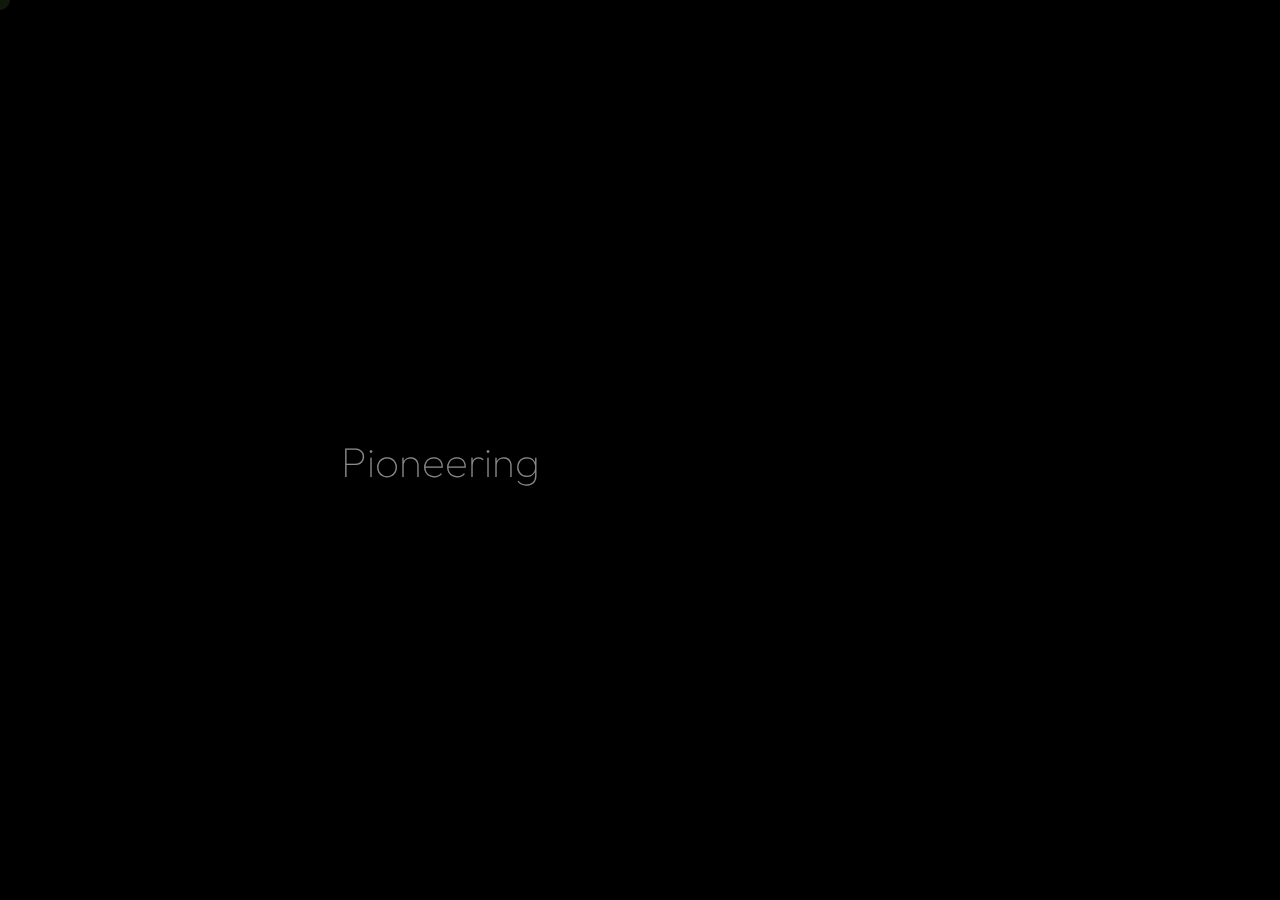
<file: portfolio-3.html>
<!DOCTYPE html>
<html lang="zxx">

<head>

    <meta charset="UTF-8">
    <meta name="viewport" content="width=device-width, initial-scale=1.0">
    <meta http-equiv="X-UA-Compatible" content="ie=edge">

    <!-- bootstrap grid css -->
    <link rel="stylesheet" href="css/plugins/bootstrap-grid.css">
    <!-- font awesome css -->
    <link rel="stylesheet" href="css/plugins/font-awesome.min.css">
    <!-- swiper css -->
    <link rel="stylesheet" href="css/plugins/swiper.min.css">
    <!-- fancybox css -->
    <link rel="stylesheet" href="css/plugins/fancybox.min.css">
    <!-- ashley scss -->
    <link rel="stylesheet" href="css/style.css">
    <!-- page name -->
    <title>Ashley</title>

</head>

<body>

    <!-- wrapper -->
    <div class="mil-wrapper" id="top">

        <!-- cursor -->
        <div class="mil-ball">
            <span class="mil-icon-1">
                <svg viewBox="0 0 128 128">
                    <path d="M106.1,41.9c-1.2-1.2-3.1-1.2-4.2,0c-1.2,1.2-1.2,3.1,0,4.2L116.8,61H11.2l14.9-14.9c1.2-1.2,1.2-3.1,0-4.2	c-1.2-1.2-3.1-1.2-4.2,0l-20,20c-1.2,1.2-1.2,3.1,0,4.2l20,20c0.6,0.6,1.4,0.9,2.1,0.9s1.5-0.3,2.1-0.9c1.2-1.2,1.2-3.1,0-4.2	L11.2,67h105.5l-14.9,14.9c-1.2,1.2-1.2,3.1,0,4.2c0.6,0.6,1.4,0.9,2.1,0.9s1.5-0.3,2.1-0.9l20-20c1.2-1.2,1.2-3.1,0-4.2L106.1,41.9	z" />
                </svg>
            </span>
            <div class="mil-more-text">More</div>
            <div class="mil-choose-text">Сhoose</div>
        </div>
        <!-- cursor end -->

        <!-- preloader -->
        <div class="mil-preloader">
            <div class="mil-preloader-animation">
                <div class="mil-pos-abs mil-animation-1">
                    <p class="mil-h3 mil-muted mil-thin">Pioneering</p>
                    <p class="mil-h3 mil-muted">Creative</p>
                    <p class="mil-h3 mil-muted mil-thin">Excellence</p>
                </div>
                <div class="mil-pos-abs mil-animation-2">
                    <div class="mil-reveal-frame">
                        <p class="mil-reveal-box"></p>
                        <p class="mil-h3 mil-muted mil-thin">ashley.com</p>
                    </div>
                </div>
            </div>
        </div>
        <!-- preloader end -->

        <!-- scrollbar progress -->
        <div class="mil-progress-track">
            <div class="mil-progress"></div>
        </div>
        <!-- scrollbar progress end -->

        <!-- menu -->
        <div class="mil-menu-frame">
            <!-- frame clone -->
            <div class="mil-frame-top">
                <a href="home-1.html" class="mil-logo">A.</a>
                <div class="mil-menu-btn">
                    <span></span>
                </div>
            </div>
            <!-- frame clone end -->
            <div class="container">
                <div class="mil-menu-content">
                    <div class="row">
                        <div class="col-xl-5">

                            <nav class="mil-main-menu" id="swupMenu">
                                <ul>
                                    <li class="mil-has-children">
                                        <a href="#.">Homepage</a>
                                        <ul>
                                            <li><a href="home-1.html">Landing page</a></li>
                                            <li><a href="home-2.html">Personal</a></li>
                                            <li><a href="portfolio-3.html">Portfolio slider</a></li>
                                        </ul>
                                    </li>
                                    <li class="mil-has-children mil-active">
                                        <a href="#.">Portfolio</a>
                                        <ul>
                                            <li><a href="portfolio-1.html">Grid type 1</a></li>
                                            <li><a href="portfolio-2.html">Grid type 2</a></li>
                                            <li><a href="portfolio-3.html">Slider</a></li>
                                        </ul>
                                    </li>
                                    <li class="mil-has-children">
                                        <a href="#.">Services</a>
                                        <ul>
                                            <li><a href="services.html">Services List</a></li>
                                            <li><a href="service.html">Single service</a></li>
                                        </ul>
                                    </li>
                                    <li class="mil-has-children">
                                        <a href="#.">Newsletter</a>
                                        <ul>
                                            <li><a href="blog.html">Blog List</a></li>
                                            <li><a href="publication.html">Publication</a></li>
                                        </ul>
                                    </li>
                                    <li class="mil-has-children">
                                        <a href="#.">Other pages</a>
                                        <ul>
                                            <li><a href="team.html">Team</a></li>
                                            <li><a href="contact.html">Contact</a></li>
                                            <li><a href="404.html">404</a></li>
                                        </ul>
                                    </li>
                                </ul>
                            </nav>

                        </div>
                        <div class="col-xl-7">

                            <div class="mil-menu-right-frame">
                                <div class="mil-animation-in">
                                    <div class="mil-animation-frame">
                                        <div class="mil-animation mil-position-1 mil-scale" data-value-1="2" data-value-2="2"></div>
                                    </div>
                                </div>
                                <div class="mil-menu-right">
                                    <div class="row">
                                        <div class="col-lg-8 mil-mb-60">

                                            <h6 class="mil-muted mil-mb-30">Projects</h6>

                                            <ul class="mil-menu-list">
                                                <li><a href="project-1.html" class="mil-light-soft">Interior design studio</a></li>
                                                <li><a href="project-2.html" class="mil-light-soft">Home Security Camera</a></li>
                                                <li><a href="project-3.html" class="mil-light-soft">Kemia Honest Skincare</a></li>
                                                <li><a href="project-4.html" class="mil-light-soft">Cascade of Lava</a></li>
                                                <li><a href="project-5.html" class="mil-light-soft">Air Pro by Molekule</a></li>
                                                <li><a href="project-6.html" class="mil-light-soft">Tony's Chocolonely</a></li>
                                            </ul>

                                        </div>
                                        <div class="col-lg-4 mil-mb-60">

                                            <h6 class="mil-muted mil-mb-30">Useful links</h6>

                                            <ul class="mil-menu-list">
                                                <li><a href="#." class="mil-light-soft">Privacy Policy</a></li>
                                                <li><a href="#." class="mil-light-soft">Terms and conditions</a></li>
                                                <li><a href="#." class="mil-light-soft">Cookie Policy</a></li>
                                                <li><a href="#." class="mil-light-soft">Careers</a></li>
                                            </ul>

                                        </div>
                                    </div>
                                    <div class="mil-divider mil-mb-60"></div>
                                    <div class="row justify-content-between">

                                        <div class="col-lg-4 mil-mb-60">

                                            <h6 class="mil-muted mil-mb-30">Canada</h6>

                                            <p class="mil-light-soft mil-up">71 South Los Carneros Road, California <span class="mil-no-wrap">+51 174 705 812</span></p>

                                        </div>
                                        <div class="col-lg-4 mil-mb-60">

                                            <h6 class="mil-muted mil-mb-30">Germany</h6>

                                            <p class="mil-light-soft">Leehove 40, 2678 MC De Lier, Netherlands <span class="mil-no-wrap">+31 174 705 811</span></p>

                                        </div>
                                    </div>
                                </div>
                            </div>

                        </div>
                    </div>
                </div>
            </div>
        </div>
        <!-- menu -->

        <!-- curtain -->
        <div class="mil-curtain"></div>
        <!-- curtain end -->

        <!-- frame -->
        <div class="mil-frame">
            <div class="mil-frame-top">
                <a href="home-1.html" class="mil-logo">A.</a>
                <div class="mil-menu-btn">
                    <span></span>
                </div>
            </div>
            <div class="mil-frame-bottom">
                <div class="mil-current-page"></div>
                <div class="mil-back-to-top">
                    <a href="#top" class="mil-link mil-dark mil-arrow-place">
                        <span>Back to top</span>
                    </a>
                </div>
            </div>
        </div>
        <!-- frame end -->

        <!-- content -->
        <div class="mil-content">
            <div id="swupMain" class="mil-main-transition">

                <!-- portfolio -->
                <section class="mil-portfolio-slider-frame">
                    <div class="mil-animation-frame">
                        <div class="mil-animation mil-position-4 mil-dark mil-scale" data-value-1="1" data-value-2="2" style="top: -60px; right: -4px;"></div>
                    </div>
                    <div class="container">
                        <div class="row align-items-end">
                            <div class="col-lg-9">
                                <div class="swiper-container mil-portfolio-slider mil-up">
                                    <div class="swiper-wrapper">
                                        <div class="swiper-slide">

                                            <div class="mil-portfolio-item mil-slider-item" data-swiper-parallax="-30">
                                                <div class="mil-cover-frame mil-drag">
                                                    <div class="mil-cover" data-swiper-parallax-scale="1.3">
                                                        <img src="img/works/1.jpg" alt="cover">
                                                    </div>
                                                </div>
                                                <div class="mil-descr" data-swiper-parallax-x="104%" data-swiper-parallax-opacity="0">
                                                    <div class="mil-descr-text" data-swiper-parallax-y="100%" data-swiper-parallax-opacity="0">
                                                        <div class="mil-labels mil-mb-15">
                                                            <div class="mil-label mil-upper mil-accent">TECHNOLOGY</div>
                                                            <div class="mil-label mil-upper">may 24 2023</div>
                                                        </div>
                                                        <h5>Interior design studio</h5>
                                                    </div>
                                                    <div data-swiper-parallax-y="120" data-swiper-parallax-opacity="0">
                                                        <a href="project-1.html" class="mil-button mil-arrow-place">
                                                            <span>View Project</span>
                                                        </a>
                                                    </div>
                                                </div>
                                            </div>

                                        </div>
                                        <div class="swiper-slide">

                                            <div class="mil-portfolio-item mil-slider-item" data-swiper-parallax="-30">
                                                <div class="mil-cover-frame mil-drag">
                                                    <div class="mil-cover" data-swiper-parallax-scale="1.3">
                                                        <img src="img/works/2.jpg" alt="cover">
                                                    </div>
                                                </div>
                                                <div class="mil-descr" data-swiper-parallax-x="104%" data-swiper-parallax-opacity="0">
                                                    <div class="mil-descr-text" data-swiper-parallax-y="100%" data-swiper-parallax-opacity="0">
                                                        <div class="mil-labels mil-mb-15">
                                                            <div class="mil-label mil-upper mil-accent">TECHNOLOGY</div>
                                                            <div class="mil-label mil-upper">may 24 2023</div>
                                                        </div>
                                                        <h5>Home Security Camera</h5>
                                                    </div>
                                                    <div data-swiper-parallax-y="100%" data-swiper-parallax-opacity="0">
                                                        <a href="project-2.html" class="mil-button mil-arrow-place">
                                                            <span>View Project</span>
                                                        </a>
                                                    </div>
                                                </div>
                                            </div>

                                        </div>
                                        <div class="swiper-slide">

                                            <div class="mil-portfolio-item mil-slider-item" data-swiper-parallax="-30">
                                                <div class="mil-cover-frame mil-drag">
                                                    <div class="mil-cover" data-swiper-parallax-scale="1.3">
                                                        <img src="img/works/3.jpg" alt="cover">
                                                    </div>
                                                </div>
                                                <div class="mil-descr" data-swiper-parallax-x="104%" data-swiper-parallax-opacity="0">
                                                    <div class="mil-descr-text" data-swiper-parallax-y="100%" data-swiper-parallax-opacity="0">
                                                        <div class="mil-labels mil-mb-15">
                                                            <div class="mil-label mil-upper mil-accent">TECHNOLOGY</div>
                                                            <div class="mil-label mil-upper">may 24 2023</div>
                                                        </div>
                                                        <h5>Kemia Honest Skincare</h5>
                                                    </div>
                                                    <div data-swiper-parallax-y="100%" data-swiper-parallax-opacity="0">
                                                        <a href="project-3.html" class="mil-button mil-arrow-place">
                                                            <span>View Project</span>
                                                        </a>
                                                    </div>
                                                </div>
                                            </div>

                                        </div>
                                        <div class="swiper-slide">

                                            <div class="mil-portfolio-item mil-slider-item" data-swiper-parallax="-30">
                                                <div class="mil-cover-frame mil-drag">
                                                    <div class="mil-cover" data-swiper-parallax-scale="1.3">
                                                        <img src="img/works/4.jpg" alt="cover">
                                                    </div>
                                                </div>
                                                <div class="mil-descr" data-swiper-parallax-x="104%" data-swiper-parallax-opacity="0">
                                                    <div class="mil-descr-text" data-swiper-parallax-y="100%" data-swiper-parallax-opacity="0">
                                                        <div class="mil-labels mil-mb-15">
                                                            <div class="mil-label mil-upper mil-accent">TECHNOLOGY</div>
                                                            <div class="mil-label mil-upper">may 24 2023</div>
                                                        </div>
                                                        <h5>Cascade of Lava</h5>
                                                    </div>
                                                    <div data-swiper-parallax-y="100%" data-swiper-parallax-opacity="0">
                                                        <a href="project-4.html" class="mil-button mil-arrow-place">
                                                            <span>View Project</span>
                                                        </a>
                                                    </div>
                                                </div>
                                            </div>

                                        </div>
                                        <div class="swiper-slide">

                                            <div class="mil-portfolio-item mil-slider-item" data-swiper-parallax="-30">
                                                <div class="mil-cover-frame mil-drag">
                                                    <div class="mil-cover" data-swiper-parallax-scale="1.3">
                                                        <img src="img/works/5.jpg" alt="cover">
                                                    </div>
                                                </div>
                                                <div class="mil-descr" data-swiper-parallax-x="104%" data-swiper-parallax-opacity="0">
                                                    <div class="mil-descr-text" data-swiper-parallax-y="100%" data-swiper-parallax-opacity="0">
                                                        <div class="mil-labels mil-mb-15">
                                                            <div class="mil-label mil-upper mil-accent">TECHNOLOGY</div>
                                                            <div class="mil-label mil-upper">may 24 2023</div>
                                                        </div>
                                                        <h5>Air Pro by Molekule</h5>
                                                    </div>
                                                    <div data-swiper-parallax-y="100%" data-swiper-parallax-opacity="0">
                                                        <a href="project-5.html" class="mil-button mil-arrow-place">
                                                            <span>View Project</span>
                                                        </a>
                                                    </div>
                                                </div>
                                            </div>

                                        </div>
                                        <div class="swiper-slide">

                                            <div class="mil-portfolio-item mil-slider-item" data-swiper-parallax="-30">
                                                <div class="mil-cover-frame mil-drag">
                                                    <div class="mil-cover" data-swiper-parallax-scale="1.3">
                                                        <img src="img/works/6.jpg" alt="cover">
                                                    </div>
                                                </div>
                                                <div class="mil-descr" data-swiper-parallax-x="104%" data-swiper-parallax-opacity="0">
                                                    <div class="mil-descr-text" data-swiper-parallax-y="100%" data-swiper-parallax-opacity="0">
                                                        <div class="mil-labels mil-mb-15">
                                                            <div class="mil-label mil-upper mil-accent">TECHNOLOGY</div>
                                                            <div class="mil-label mil-upper">may 24 2023</div>
                                                        </div>
                                                        <h5>Tony's Chocolonely</h5>
                                                    </div>
                                                    <div data-swiper-parallax-y="100%" data-swiper-parallax-opacity="0">
                                                        <a href="project-6.html" class="mil-button mil-arrow-place">
                                                            <span>View Project</span>
                                                        </a>
                                                    </div>
                                                </div>
                                            </div>

                                        </div>
                                    </div>
                                </div>
                            </div>
                            <div class="col-lg-3 mil-relative">
                                <div class="mil-portfolio-nav">
                                    <div class="mil-portfolio-btns-frame">
                                        <div class="swiper-portfolio-pagination"></div>
                                        <div class="mil-slider-nav">
                                            <div class="mil-slider-arrow mil-prev mil-portfolio-prev mil-arrow-place"></div>
                                            <div class="mil-slider-arrow mil-portfolio-next mil-arrow-place"></div>
                                        </div>
                                    </div>
                                </div>
                            </div>
                        </div>
                    </div>
                </section>
                <!-- portfolio end -->

                <!-- hidden elements -->
                <div class="mil-hidden-elements">
                    <div class="mil-dodecahedron">
                        <div class="mil-pentagon">
                            <div></div>
                            <div></div>
                            <div></div>
                            <div></div>
                            <div></div>
                        </div>
                        <div class="mil-pentagon">
                            <div></div>
                            <div></div>
                            <div></div>
                            <div></div>
                            <div></div>
                        </div>
                        <div class="mil-pentagon">
                            <div></div>
                            <div></div>
                            <div></div>
                            <div></div>
                            <div></div>
                        </div>
                        <div class="mil-pentagon">
                            <div></div>
                            <div></div>
                            <div></div>
                            <div></div>
                            <div></div>
                        </div>
                        <div class="mil-pentagon">
                            <div></div>
                            <div></div>
                            <div></div>
                            <div></div>
                            <div></div>
                        </div>
                        <div class="mil-pentagon">
                            <div></div>
                            <div></div>
                            <div></div>
                            <div></div>
                            <div></div>
                        </div>
                        <div class="mil-pentagon">
                            <div></div>
                            <div></div>
                            <div></div>
                            <div></div>
                            <div></div>
                        </div>
                        <div class="mil-pentagon">
                            <div></div>
                            <div></div>
                            <div></div>
                            <div></div>
                            <div></div>
                        </div>
                        <div class="mil-pentagon">
                            <div></div>
                            <div></div>
                            <div></div>
                            <div></div>
                            <div></div>
                        </div>
                        <div class="mil-pentagon">
                            <div></div>
                            <div></div>
                            <div></div>
                            <div></div>
                            <div></div>
                        </div>
                        <div class="mil-pentagon">
                            <div></div>
                            <div></div>
                            <div></div>
                            <div></div>
                            <div></div>
                        </div>
                        <div class="mil-pentagon">
                            <div></div>
                            <div></div>
                            <div></div>
                            <div></div>
                            <div></div>
                        </div>
                    </div>

                    <svg xmlns="http://www.w3.org/2000/svg" viewBox="0 0 24 24" class="mil-arrow">
                        <path d="M 14 5.3417969 C 13.744125 5.3417969 13.487969 5.4412187 13.292969 5.6367188 L 13.207031 5.7226562 C 12.816031 6.1136563 12.816031 6.7467188 13.207031 7.1367188 L 17.070312 11 L 4 11 C 3.448 11 3 11.448 3 12 C 3 12.552 3.448 13 4 13 L 17.070312 13 L 13.207031 16.863281 C 12.816031 17.254281 12.816031 17.887344 13.207031 18.277344 L 13.292969 18.363281 C 13.683969 18.754281 14.317031 18.754281 14.707031 18.363281 L 20.363281 12.707031 C 20.754281 12.316031 20.754281 11.682969 20.363281 11.292969 L 14.707031 5.6367188 C 14.511531 5.4412187 14.255875 5.3417969 14 5.3417969 z" />
                    </svg>

                    <svg width="250" viewBox="0 0 300 1404" fill="none" xmlns="http://www.w3.org/2000/svg" class="mil-lines">
                        <path fill-rule="evenodd" clip-rule="evenodd" d="M1 892L1 941H299V892C299 809.71 232.29 743 150 743C67.7096 743 1 809.71 1 892ZM0 942H300V892C300 809.157 232.843 742 150 742C67.1573 742 0 809.157 0 892L0 942Z" class="mil-move" />
                        <path fill-rule="evenodd" clip-rule="evenodd" d="M299 146V97L1 97V146C1 228.29 67.7096 295 150 295C232.29 295 299 228.29 299 146ZM300 96L0 96V146C0 228.843 67.1573 296 150 296C232.843 296 300 228.843 300 146V96Z" class="mil-move" />
                        <path fill-rule="evenodd" clip-rule="evenodd" d="M299 1H1V1403H299V1ZM0 0V1404H300V0H0Z" />
                        <path fill-rule="evenodd" clip-rule="evenodd" d="M150 -4.37115e-08L150 1404L149 1404L149 0L150 -4.37115e-08Z" />
                        <path fill-rule="evenodd" clip-rule="evenodd" d="M150 1324C232.29 1324 299 1257.29 299 1175C299 1092.71 232.29 1026 150 1026C67.7096 1026 1 1092.71 1 1175C1 1257.29 67.7096 1324 150 1324ZM150 1325C232.843 1325 300 1257.84 300 1175C300 1092.16 232.843 1025 150 1025C67.1573 1025 0 1092.16 0 1175C0 1257.84 67.1573 1325 150 1325Z" class="mil-move" />
                        <path fill-rule="evenodd" clip-rule="evenodd" d="M300 1175H0V1174H300V1175Z" class="mil-move" />
                        <path fill-rule="evenodd" clip-rule="evenodd" d="M150 678C232.29 678 299 611.29 299 529C299 446.71 232.29 380 150 380C67.7096 380 1 446.71 1 529C1 611.29 67.7096 678 150 678ZM150 679C232.843 679 300 611.843 300 529C300 446.157 232.843 379 150 379C67.1573 379 0 446.157 0 529C0 611.843 67.1573 679 150 679Z" class="mil-move" />
                        <path fill-rule="evenodd" clip-rule="evenodd" d="M299 380H1V678H299V380ZM0 379V679H300V379H0Z" class="mil-move" />
                    </svg>
                </div>
                <!-- hidden elements end -->

            </div>
        </div>
        <!-- content -->
    </div>
    <!-- wrapper end -->

    <!-- jQuery js -->
    <script src="js/plugins/jquery.min.js"></script>
    <!-- swup js -->
    <script src="js/plugins/swup.min.js"></script>
    <!-- swiper js -->
    <script src="js/plugins/swiper.min.js"></script>
    <!-- fancybox js -->
    <script src="js/plugins/fancybox.min.js"></script>
    <!-- gsap js -->
    <script src="js/plugins/gsap.min.js"></script>
    <!-- scroll smoother -->
    <script src="js/plugins/smooth-scroll.js"></script>
    <!-- scroll trigger js -->
    <script src="js/plugins/ScrollTrigger.min.js"></script>
    <!-- scroll to js -->
    <script src="js/plugins/ScrollTo.min.js"></script>
    <!-- ashley js -->
    <script src="js/main.js"></script>

</body>

</html>
</file>
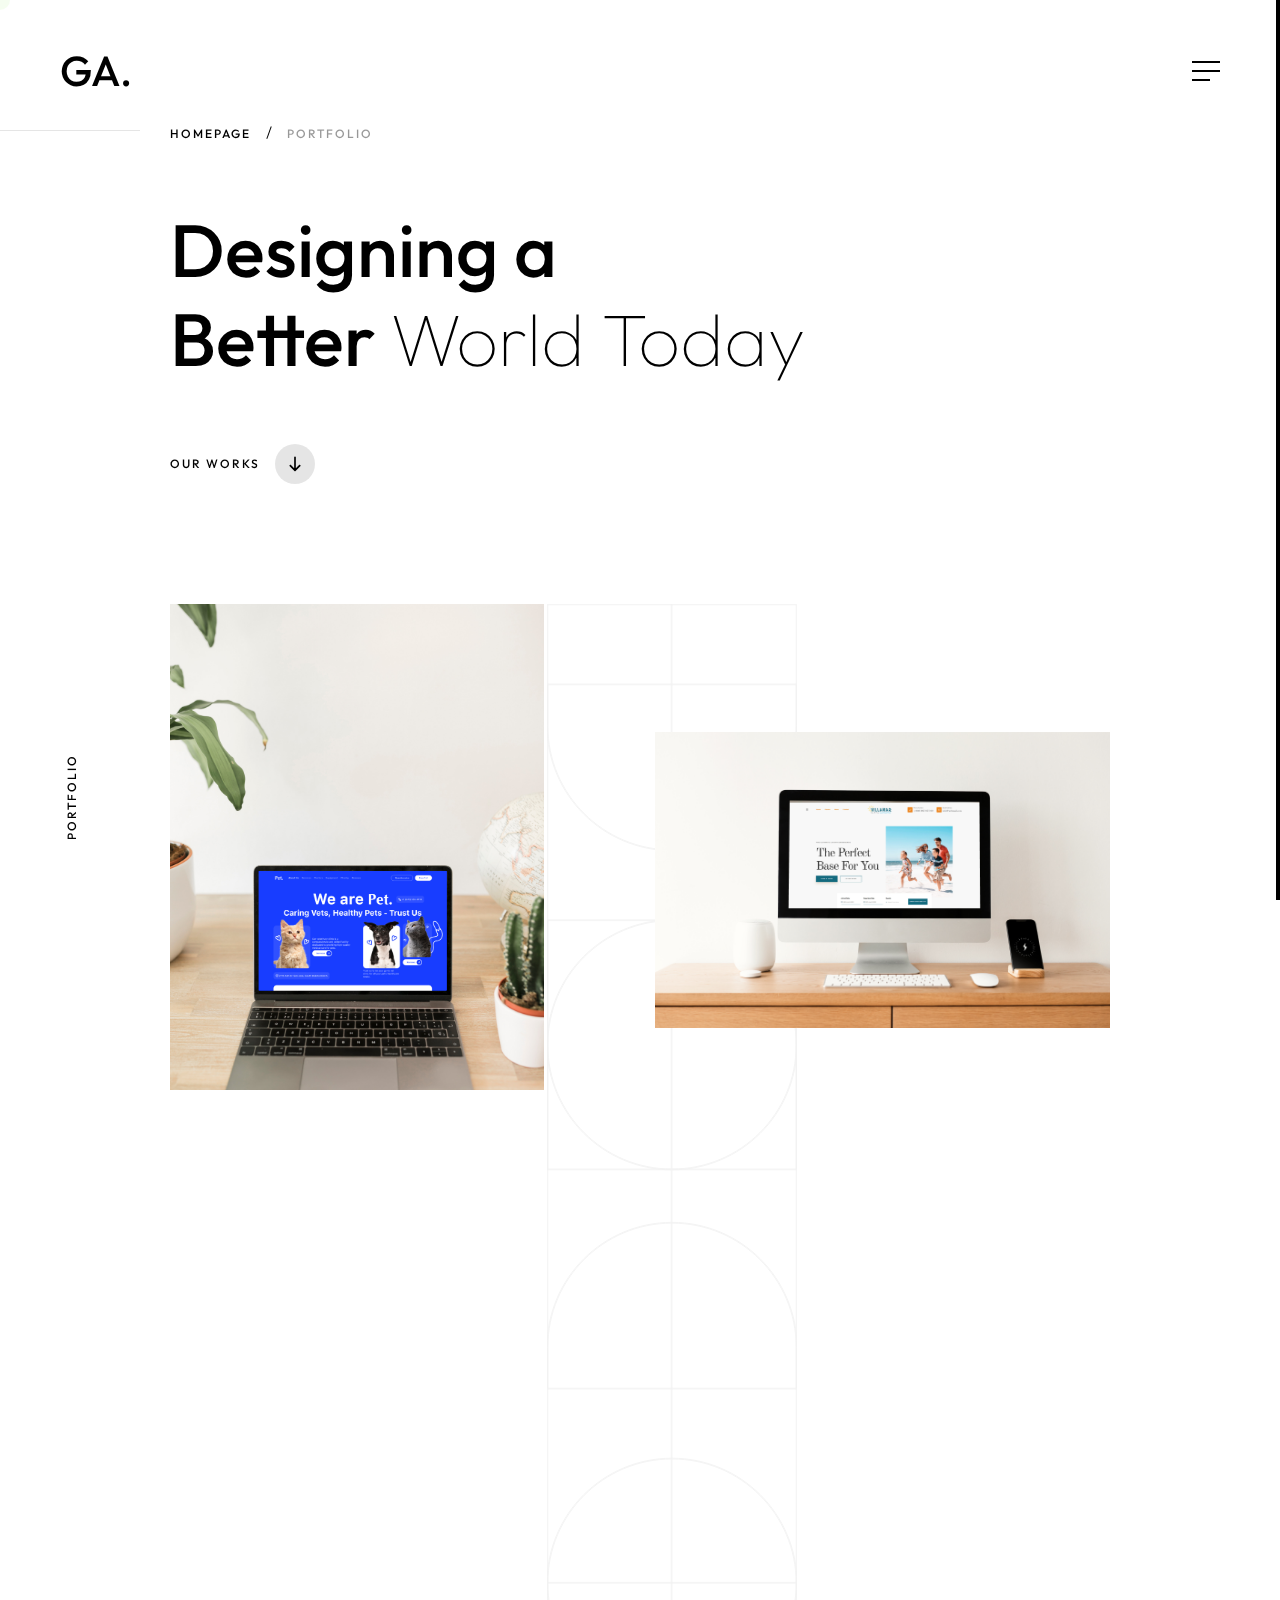
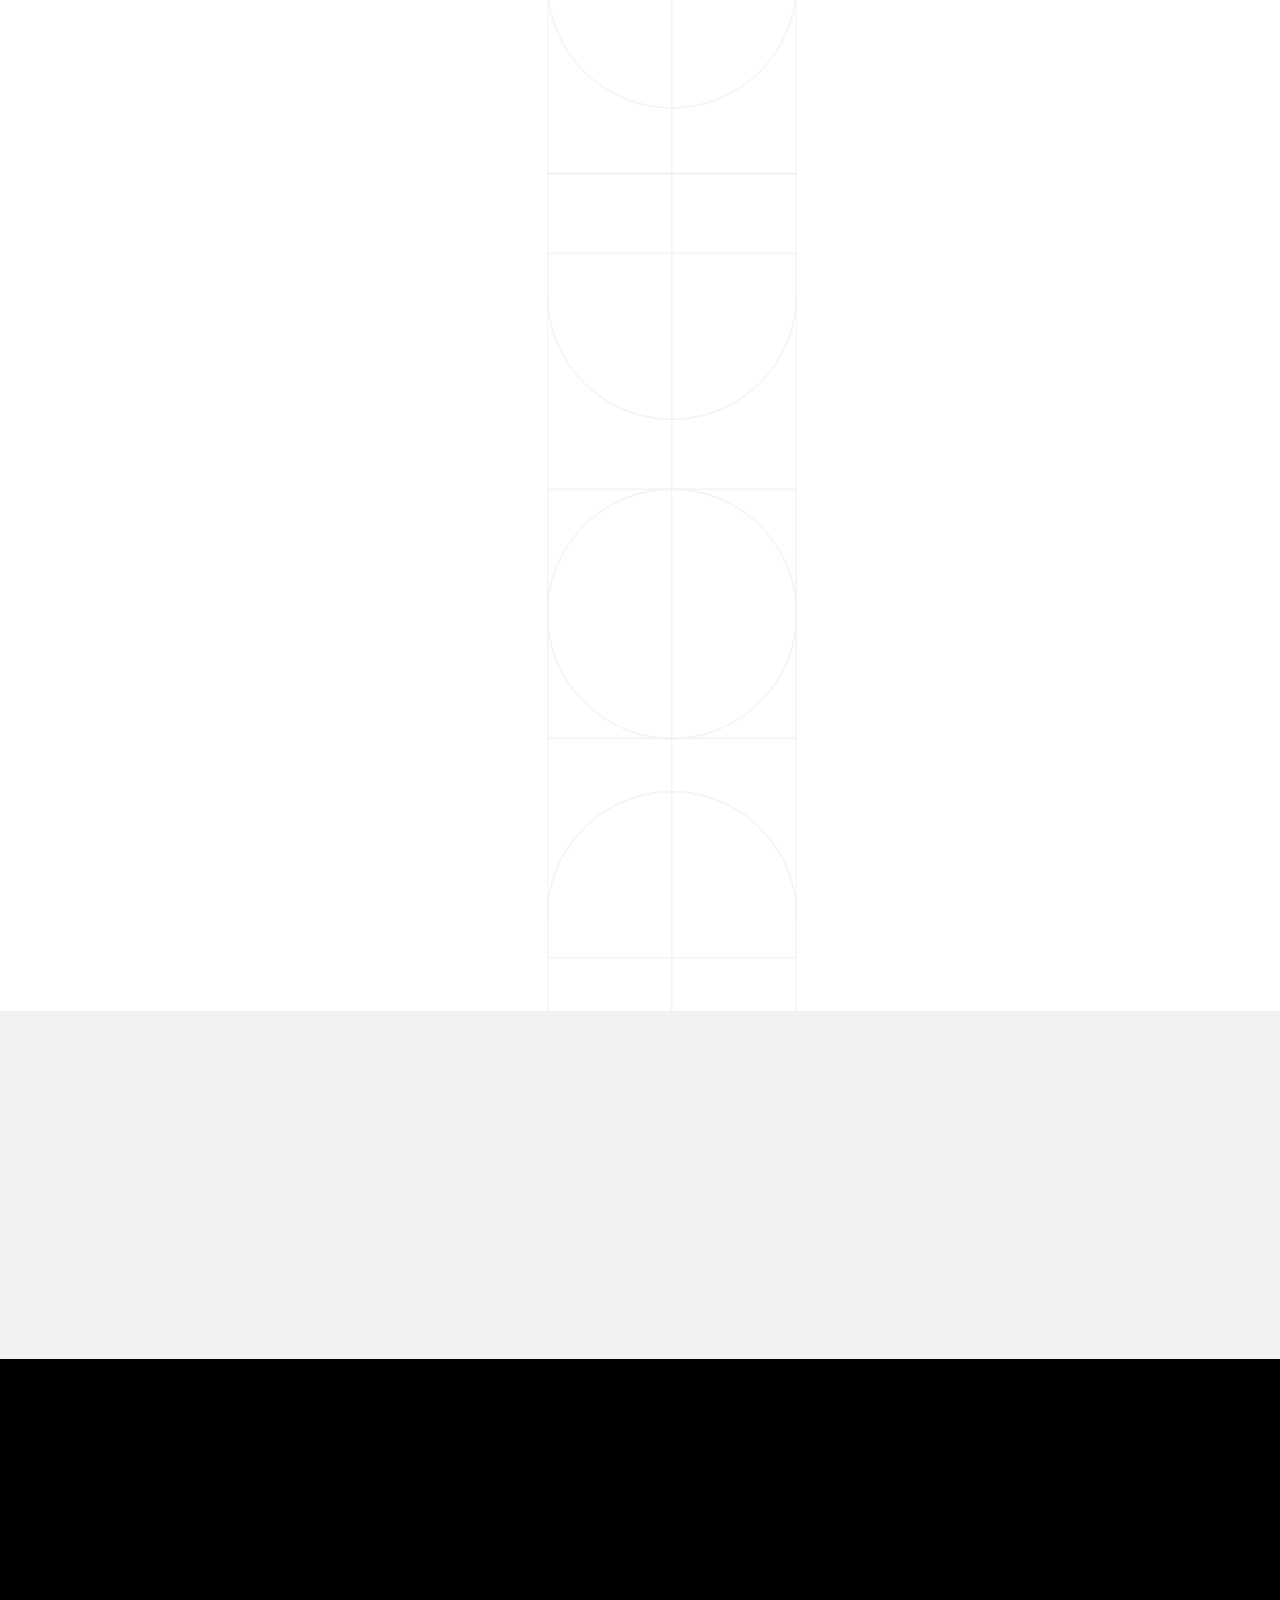
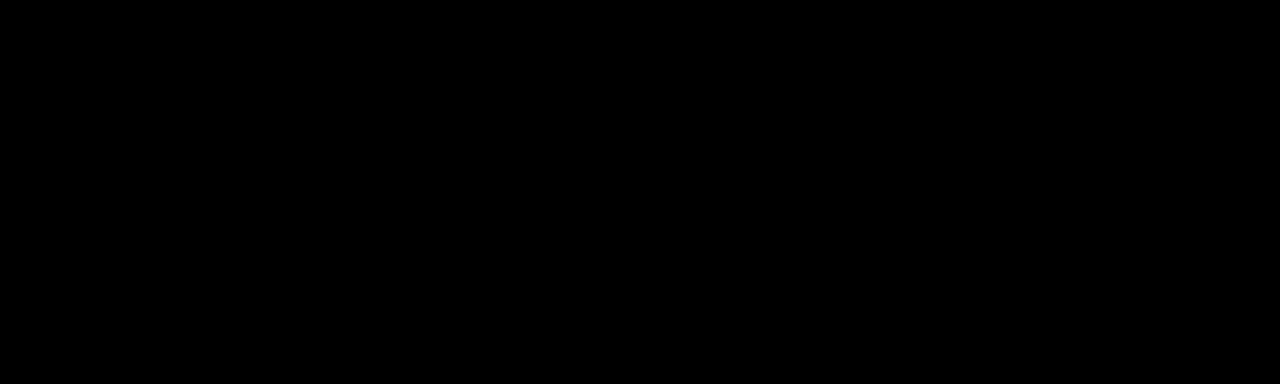
<file: portfolio.html>
<!DOCTYPE html>
<html lang="zxx">
  <head>
    <meta charset="UTF-8" />
    <meta name="viewport" content="width=device-width, initial-scale=1.0" />
    <meta http-equiv="X-UA-Compatible" content="ie=edge" />

    <!-- bootstrap grid css -->
    <link rel="stylesheet" href="css/plugins/bootstrap-grid.css" />
    <!-- font awesome css -->
    <link rel="stylesheet" href="css/plugins/font-awesome.min.css" />
    <!-- swiper css -->
    <link rel="stylesheet" href="css/plugins/swiper.min.css" />
    <!-- fancybox css -->
    <link rel="stylesheet" href="css/plugins/fancybox.min.css" />
    <!-- ashley scss -->
    <link rel="stylesheet" href="css/style.css" />
    <!-- page name -->
    <title>Ashley</title>
  </head>

  <body>
    <!-- wrapper -->
    <div class="mil-wrapper" id="top">
      <!-- cursor -->
      <div class="mil-ball">
        <span class="mil-icon-1">
          <svg viewBox="0 0 128 128">
            <path
              d="M106.1,41.9c-1.2-1.2-3.1-1.2-4.2,0c-1.2,1.2-1.2,3.1,0,4.2L116.8,61H11.2l14.9-14.9c1.2-1.2,1.2-3.1,0-4.2	c-1.2-1.2-3.1-1.2-4.2,0l-20,20c-1.2,1.2-1.2,3.1,0,4.2l20,20c0.6,0.6,1.4,0.9,2.1,0.9s1.5-0.3,2.1-0.9c1.2-1.2,1.2-3.1,0-4.2	L11.2,67h105.5l-14.9,14.9c-1.2,1.2-1.2,3.1,0,4.2c0.6,0.6,1.4,0.9,2.1,0.9s1.5-0.3,2.1-0.9l20-20c1.2-1.2,1.2-3.1,0-4.2L106.1,41.9	z"
            />
          </svg>
        </span>
        <div class="mil-more-text">More</div>
        <div class="mil-choose-text">Сhoose</div>
      </div>
      <!-- cursor end -->

      <!-- preloader -->
      <!-- <div class="mil-preloader">
            <div class="mil-preloader-animation">
                <div class="mil-pos-abs mil-animation-1">
                    <p class="mil-h3 mil-muted mil-thin">Pioneering</p>
                    <p class="mil-h3 mil-muted">Creative</p>
                    <p class="mil-h3 mil-muted mil-thin">Excellence</p>
                </div>
                <div class="mil-pos-abs mil-animation-2">
                    <div class="mil-reveal-frame">
                        <p class="mil-reveal-box"></p>
                        <p class="mil-h3 mil-muted mil-thin">ashley.com</p>
                    </div>
                </div>
            </div>
        </div> -->
      <!-- preloader end -->

      <!-- scrollbar progress -->
      <div class="mil-progress-track">
        <div class="mil-progress"></div>
      </div>
      <!-- scrollbar progress end -->

      <!-- menu -->
      <div class="mil-menu-frame">
        <!-- frame clone -->
        <div class="mil-frame-top">
          <a href="index.html" class="mil-logo">GA.</a>
          <div class="mil-menu-btn">
            <span></span>
          </div>
        </div>
        <!-- frame clone end -->
        <div class="container">
          <div class="mil-menu-content">
            <div class="row">
              <div class="col-xl-5">
                <nav class="mil-main-menu" id="swupMenu">
                  <ul>
                    <li class="mil-has-children">
                      <a href="#.">Homepage</a>
                      <ul>
                        <li><a href="home-1.html">Landing page</a></li>
                        <li><a href="home-2.html">Personal</a></li>
                        <li><a href="portfolio-3.html">Portfolio slider</a></li>
                      </ul>
                    </li>
                    <li class="mil-has-children mil-active">
                      <a href="#.">Portfolio</a>
                      <ul>
                        <li><a href="portfolio-1.html">Grid type 1</a></li>
                        <li><a href="portfolio-2.html">Grid type 2</a></li>
                        <li><a href="portfolio-3.html">Slider</a></li>
                      </ul>
                    </li>
                    <li class="mil-has-children">
                      <a href="#.">Services</a>
                      <ul>
                        <li><a href="services.html">Services List</a></li>
                        <li><a href="service.html">Single service</a></li>
                      </ul>
                    </li>
                    <li class="mil-has-children">
                      <a href="#.">Newsletter</a>
                      <ul>
                        <li><a href="blog.html">Blog List</a></li>
                        <li><a href="publication.html">Publication</a></li>
                      </ul>
                    </li>
                    <li class="mil-has-children">
                      <a href="#.">Project Detail</a>
                      <ul>
                        <li><a href="team.html">Team</a></li>
                        <li><a href="contact.html">Contact</a></li>
                        <li><a href="404.html">404</a></li>
                      </ul>
                    </li>
                  </ul>
                </nav>
              </div>
              <div class="col-xl-7">
                <div class="mil-menu-right-frame">
                  <div class="mil-animation-in">
                    <div class="mil-animation-frame">
                      <div
                        class="mil-animation mil-position-1 mil-scale"
                        data-value-1="2"
                        data-value-2="2"
                      ></div>
                    </div>
                  </div>
                  <div class="mil-menu-right">
                    <div class="row">
                      <div class="col-lg-8 mil-mb-60">
                        <h6 class="mil-muted mil-mb-30">Projects</h6>

                        <ul class="mil-menu-list">
                          <li>
                            <a href="project-1.html" class="mil-light-soft"
                              >Interior design studio</a
                            >
                          </li>
                          <li>
                            <a href="project-2.html" class="mil-light-soft"
                              >Home Security Camera</a
                            >
                          </li>
                          <li>
                            <a href="project-3.html" class="mil-light-soft"
                              >Kemia Honest Skincare</a
                            >
                          </li>
                          <li>
                            <a href="project-4.html" class="mil-light-soft"
                              >Cascade of Lava</a
                            >
                          </li>
                          <li>
                            <a href="project-5.html" class="mil-light-soft"
                              >Air Pro by Molekule</a
                            >
                          </li>
                          <li>
                            <a href="project-6.html" class="mil-light-soft"
                              >Tony's Chocolonely</a
                            >
                          </li>
                        </ul>
                      </div>
                      <div class="col-lg-4 mil-mb-60">
                        <h6 class="mil-muted mil-mb-30">Useful links</h6>

                        <ul class="mil-menu-list">
                          <li>
                            <a href="#." class="mil-light-soft"
                              >Privacy Policy</a
                            >
                          </li>
                          <li>
                            <a href="#." class="mil-light-soft"
                              >Terms and conditions</a
                            >
                          </li>
                          <li>
                            <a href="#." class="mil-light-soft"
                              >Cookie Policy</a
                            >
                          </li>
                          <li>
                            <a href="#." class="mil-light-soft">Careers</a>
                          </li>
                        </ul>
                      </div>
                    </div>
                    <div class="mil-divider mil-mb-60"></div>
                    <div class="row justify-content-between">
                      <div class="col-lg-4 mil-mb-60">
                        <h6 class="mil-muted mil-mb-30">Canada</h6>

                        <p class="mil-light-soft mil-up">
                          71 South Los Carneros Road, California
                          <span class="mil-no-wrap">+51 174 705 812</span>
                        </p>
                      </div>
                      <div class="col-lg-4 mil-mb-60">
                        <h6 class="mil-muted mil-mb-30">Germany</h6>

                        <p class="mil-light-soft">
                          Leehove 40, 2678 MC De Lier, Netherlands
                          <span class="mil-no-wrap">+31 174 705 811</span>
                        </p>
                      </div>
                    </div>
                  </div>
                </div>
              </div>
            </div>
          </div>
        </div>
      </div>
      <!-- menu -->

      <!-- curtain -->
      <div class="mil-curtain"></div>
      <!-- curtain end -->

      <!-- frame -->
      <div class="mil-frame">
        <div class="mil-frame-top">
          <a href="index.html" class="mil-logo">GA.</a>
          <div class="mil-menu-btn">
            <span></span>
          </div>
        </div>
        <div class="mil-frame-bottom">
          <div class="mil-current-page"></div>
          <div class="mil-back-to-top">
            <a href="#top" class="mil-link mil-dark mil-arrow-place">
              <span>Back to top</span>
            </a>
          </div>
        </div>
      </div>
      <!-- frame end -->

      <!-- content -->
      <div class="mil-content">
        <div id="swupMain" class="mil-main-transition">
          <!-- banner -->
          <div class="mil-inner-banner">
            <div class="mil-banner-content mil-up">
              <div class="mil-animation-frame">
                <div
                  class="mil-animation mil-position-4 mil-dark mil-scale"
                  data-value-1="6"
                  data-value-2="1.4"
                ></div>
              </div>
              <div class="container">
                <ul class="mil-breadcrumbs mil-mb-60">
                  <li><a href="index.html">Homepage</a></li>
                  <li><a href="portfolio-1.html">Portfolio</a></li>
                </ul>
                <h1 class="mil-mb-60">
                  Designing a <br />
                  Better <span class="mil-thin">World Today</span>
                </h1>
                <a
                  href="#portfolio"
                  class="mil-link mil-dark mil-arrow-place mil-down-arrow"
                >
                  <span>Our works</span>
                </a>
              </div>
            </div>
          </div>
          <!-- banner end -->

          <!-- portfolio -->
          <section id="portfolio">
            <div class="container mil-portfolio mil-p-120-60">
              <div class="mil-lines-place"></div>
              <div class="mil-lines-place mil-lines-long"></div>

              <div class="row justify-content-between align-items-center">
                <div class="col-lg-5">
                  <a
                    href="project-1.html"
                    class="mil-portfolio-item mil-more mil-mb-60"
                  >
                    <div class="mil-cover-frame mil-vert mil-up">
                      <div class="mil-cover">
                        <img src="img/works/1.jpg" alt="cover" />
                      </div>
                    </div>
                    <div class="mil-descr">
                      <div class="mil-labels mil-up mil-mb-15">
                        <div class="mil-label mil-upper mil-accent">
                          Branding
                        </div>
                        <div class="mil-label mil-upper">may 24 2023</div>
                      </div>
                      <h4 class="mil-up">Interior design studio</h4>
                    </div>
                  </a>
                </div>
                <div class="col-lg-6">
                  <a
                    href="project-details.html"
                    class="mil-portfolio-item mil-more mil-parallax mil-mb-60"
                    data-value-1="60"
                    data-value-2="-60"
                  >
                    <div class="mil-cover-frame mil-hori mil-up">
                      <div class="mil-cover">
                        <img src="img/works/2.jpg" alt="cover" />
                      </div>
                    </div>
                    <div class="mil-descr">
                      <div class="mil-labels mil-up mil-mb-15">
                        <div class="mil-label mil-upper mil-accent">Design</div>
                        <div class="mil-label mil-upper">may 24 2023</div>
                      </div>
                      <h4 class="mil-up">Home Security Camera</h4>
                    </div>
                  </a>
                </div>
                <div class="col-lg-6">
                  <a
                    href="project-details-1.html"
                    class="mil-portfolio-item mil-more mil-parallax mil-mb-60"
                    data-value-1="60"
                    data-value-2="-60"
                  >
                    <div class="mil-cover-frame mil-hori mil-up">
                      <div class="mil-cover">
                        <img src="img/works/3.jpg" alt="cover" />
                      </div>
                    </div>
                    <div class="mil-descr">
                      <div class="mil-labels mil-up mil-mb-15">
                        <div class="mil-label mil-upper mil-accent">Design</div>
                        <div class="mil-label mil-upper">may 24 2023</div>
                      </div>
                      <h4 class="mil-up">Kemia Honest Skincare</h4>
                    </div>
                  </a>
                </div>
                <div class="col-lg-5">
                  <a
                    href="project-details-2.html"
                    class="mil-portfolio-item mil-more mil-mb-60"
                  >
                    <div class="mil-cover-frame mil-vert mil-up">
                      <div class="mil-cover">
                        <img src="img/works/4.jpg" alt="cover" />
                      </div>
                    </div>
                    <div class="mil-descr">
                      <div class="mil-labels mil-up mil-mb-15">
                        <div class="mil-label mil-upper mil-accent">
                          Photography
                        </div>
                        <div class="mil-label mil-upper">may 24 2023</div>
                      </div>
                      <h4 class="mil-up">Cascade of Lava</h4>
                    </div>
                  </a>
                </div>
                <div class="col-lg-5">
                  <a
                    href="project-details-3.html"
                    class="mil-portfolio-item mil-more mil-mb-60"
                  >
                    <div class="mil-cover-frame mil-vert mil-up">
                      <div class="mil-cover">
                        <img src="img/works/5.jpg" alt="cover" />
                      </div>
                    </div>
                    <div class="mil-descr">
                      <div class="mil-labels mil-up mil-mb-15">
                        <div class="mil-label mil-upper mil-accent">Design</div>
                        <div class="mil-label mil-upper">may 24 2023</div>
                      </div>
                      <h4 class="mil-up">Air Pro by Molekule</h4>
                    </div>
                  </a>
                </div>
                <div class="col-lg-6">
                  <a
                    href="project-details-4.html"
                    class="mil-portfolio-item mil-more mil-parallax mil-mb-60"
                    data-value-1="60"
                    data-value-2="-60"
                  >
                    <div class="mil-cover-frame mil-hori mil-up">
                      <div class="mil-cover">
                        <img src="img/works/6.jpg" alt="cover" />
                      </div>
                    </div>
                    <div class="mil-descr">
                      <div class="mil-labels mil-up mil-mb-15">
                        <div class="mil-label mil-upper mil-accent">Design</div>
                        <div class="mil-label mil-upper">may 24 2023</div>
                      </div>
                      <h4 class="mil-up">Tony's Chocolonely</h4>
                    </div>
                  </a>
                </div>
              </div>
            </div>
          </section>
          <!-- portfolio end -->

          <!-- call to action -->
          <section class="mil-soft-bg">
            <div class="container mil-p-120-120">
              <div class="row">
                <div class="col-lg-10">
                  <span
                    class="mil-suptitle mil-suptitle-right mil-suptitle-dark mil-up"
                    >Looking to make your mark? We'll help you turn <br />
                    your project into a success story.</span
                  >
                </div>
              </div>
              <!-- <div class="mil-center">
                            <h2 class="mil-up mil-mb-60">Ready to bring your <span class="mil-thin">ideas to</span> life? <br> We're <span class="mil-thin">here to help</span></h2>
                            <div class="mil-up"><a href="contact.html" class="mil-button mil-arrow-place"><span>Contact us</span></a></div>
                        </div> -->
            </div>
          </section>
          <!-- call to action end -->

          <!-- footer -->
          <footer class="mil-dark-bg">
            <div class="mi-invert-fix">
              <div class="container mil-p-120-60">
                <div class="row justify-content-between">
                  <div class="col-md-4 col-lg-4 mil-mb-60">
                    <div class="mil-muted mil-logo mil-up mil-mb-30">
                      Ashley.
                    </div>

                    <p class="mil-light-soft mil-up mil-mb-30">
                      Subscribe our newsletter:
                    </p>

                    <form class="mil-subscribe-form mil-up">
                      <input type="text" placeholder="Enter our email" />
                      <button
                        type="submit"
                        class="mil-button mil-icon-button-sm mil-arrow-place"
                      ></button>
                    </form>
                  </div>
                  <div class="col-md-7 col-lg-6">
                    <div class="row justify-content-end">
                      <div class="col-md-6 col-lg-7">
                        <nav class="mil-footer-menu mil-mb-60">
                          <ul>
                            <li class="mil-up mil-active">
                              <a href="home-1.html">Home</a>
                            </li>
                            <li class="mil-up">
                              <a href="portfolio-1.html">Portfolio</a>
                            </li>
                            <li class="mil-up">
                              <a href="services.html">Services</a>
                            </li>
                            <li class="mil-up">
                              <a href="contact.html">Contact</a>
                            </li>
                            <li class="mil-up">
                              <a href="blog.html">Blog</a>
                            </li>
                          </ul>
                        </nav>
                      </div>
                      <div class="col-md-6 col-lg-5">
                        <ul class="mil-menu-list mil-up mil-mb-60">
                          <li>
                            <a href="#." class="mil-light-soft"
                              >Privacy Policy</a
                            >
                          </li>
                          <li>
                            <a href="#." class="mil-light-soft"
                              >Terms and conditions</a
                            >
                          </li>
                          <li>
                            <a href="#." class="mil-light-soft"
                              >Cookie Policy</a
                            >
                          </li>
                          <li>
                            <a href="#." class="mil-light-soft">Careers</a>
                          </li>
                        </ul>
                      </div>
                    </div>
                  </div>
                </div>

                <div class="row justify-content-between flex-sm-row-reverse">
                  <div class="col-md-7 col-lg-6">
                    <div class="row justify-content-between">
                      <div class="col-md-6 col-lg-5 mil-mb-60">
                        <h6 class="mil-muted mil-up mil-mb-30">Canada</h6>

                        <p class="mil-light-soft mil-up">
                          71 South Los Carneros Road, California
                          <span class="mil-no-wrap">+51 174 705 812</span>
                        </p>
                      </div>
                      <div class="col-md-6 col-lg-5 mil-mb-60">
                        <h6 class="mil-muted mil-up mil-mb-30">Germany</h6>

                        <p class="mil-light-soft mil-up">
                          Leehove 40, 2678 MC De Lier, Netherlands
                          <span class="mil-no-wrap">+31 174 705 811</span>
                        </p>
                      </div>
                    </div>
                  </div>
                  <div class="col-md-4 col-lg-6 mil-mb-60">
                    <div class="mil-vert-between">
                      <div class="mil-mb-30">
                        <ul class="mil-social-icons mil-up">
                          <li>
                            <a href="#." target="_blank" class="social-icon">
                              <i class="far fa-circle"></i
                            ></a>
                          </li>
                          <li>
                            <a href="#." target="_blank" class="social-icon">
                              <i class="far fa-circle"></i
                            ></a>
                          </li>
                          <li>
                            <a href="#." target="_blank" class="social-icon">
                              <i class="far fa-circle"></i
                            ></a>
                          </li>
                          <li>
                            <a href="#." target="_blank" class="social-icon">
                              <i class="far fa-circle"></i
                            ></a>
                          </li>
                        </ul>
                      </div>
                      <p class="mil-light-soft mil-up">
                        © Copyright 2023 - Mil. All Rights Reserved.
                      </p>
                    </div>
                  </div>
                </div>
              </div>
            </div>
          </footer>
          <!-- footer end -->

          <!-- hidden elements -->
          <div class="mil-hidden-elements">
            <div class="mil-dodecahedron">
              <div class="mil-pentagon">
                <div></div>
                <div></div>
                <div></div>
                <div></div>
                <div></div>
              </div>
              <div class="mil-pentagon">
                <div></div>
                <div></div>
                <div></div>
                <div></div>
                <div></div>
              </div>
              <div class="mil-pentagon">
                <div></div>
                <div></div>
                <div></div>
                <div></div>
                <div></div>
              </div>
              <div class="mil-pentagon">
                <div></div>
                <div></div>
                <div></div>
                <div></div>
                <div></div>
              </div>
              <div class="mil-pentagon">
                <div></div>
                <div></div>
                <div></div>
                <div></div>
                <div></div>
              </div>
              <div class="mil-pentagon">
                <div></div>
                <div></div>
                <div></div>
                <div></div>
                <div></div>
              </div>
              <div class="mil-pentagon">
                <div></div>
                <div></div>
                <div></div>
                <div></div>
                <div></div>
              </div>
              <div class="mil-pentagon">
                <div></div>
                <div></div>
                <div></div>
                <div></div>
                <div></div>
              </div>
              <div class="mil-pentagon">
                <div></div>
                <div></div>
                <div></div>
                <div></div>
                <div></div>
              </div>
              <div class="mil-pentagon">
                <div></div>
                <div></div>
                <div></div>
                <div></div>
                <div></div>
              </div>
              <div class="mil-pentagon">
                <div></div>
                <div></div>
                <div></div>
                <div></div>
                <div></div>
              </div>
              <div class="mil-pentagon">
                <div></div>
                <div></div>
                <div></div>
                <div></div>
                <div></div>
              </div>
            </div>

            <svg
              xmlns="http://www.w3.org/2000/svg"
              viewBox="0 0 24 24"
              class="mil-arrow"
            >
              <path
                d="M 14 5.3417969 C 13.744125 5.3417969 13.487969 5.4412187 13.292969 5.6367188 L 13.207031 5.7226562 C 12.816031 6.1136563 12.816031 6.7467188 13.207031 7.1367188 L 17.070312 11 L 4 11 C 3.448 11 3 11.448 3 12 C 3 12.552 3.448 13 4 13 L 17.070312 13 L 13.207031 16.863281 C 12.816031 17.254281 12.816031 17.887344 13.207031 18.277344 L 13.292969 18.363281 C 13.683969 18.754281 14.317031 18.754281 14.707031 18.363281 L 20.363281 12.707031 C 20.754281 12.316031 20.754281 11.682969 20.363281 11.292969 L 14.707031 5.6367188 C 14.511531 5.4412187 14.255875 5.3417969 14 5.3417969 z"
              />
            </svg>

            <svg
              width="250"
              viewBox="0 0 300 1404"
              fill="none"
              xmlns="http://www.w3.org/2000/svg"
              class="mil-lines"
            >
              <path
                fill-rule="evenodd"
                clip-rule="evenodd"
                d="M1 892L1 941H299V892C299 809.71 232.29 743 150 743C67.7096 743 1 809.71 1 892ZM0 942H300V892C300 809.157 232.843 742 150 742C67.1573 742 0 809.157 0 892L0 942Z"
                class="mil-move"
              />
              <path
                fill-rule="evenodd"
                clip-rule="evenodd"
                d="M299 146V97L1 97V146C1 228.29 67.7096 295 150 295C232.29 295 299 228.29 299 146ZM300 96L0 96V146C0 228.843 67.1573 296 150 296C232.843 296 300 228.843 300 146V96Z"
                class="mil-move"
              />
              <path
                fill-rule="evenodd"
                clip-rule="evenodd"
                d="M299 1H1V1403H299V1ZM0 0V1404H300V0H0Z"
              />
              <path
                fill-rule="evenodd"
                clip-rule="evenodd"
                d="M150 -4.37115e-08L150 1404L149 1404L149 0L150 -4.37115e-08Z"
              />
              <path
                fill-rule="evenodd"
                clip-rule="evenodd"
                d="M150 1324C232.29 1324 299 1257.29 299 1175C299 1092.71 232.29 1026 150 1026C67.7096 1026 1 1092.71 1 1175C1 1257.29 67.7096 1324 150 1324ZM150 1325C232.843 1325 300 1257.84 300 1175C300 1092.16 232.843 1025 150 1025C67.1573 1025 0 1092.16 0 1175C0 1257.84 67.1573 1325 150 1325Z"
                class="mil-move"
              />
              <path
                fill-rule="evenodd"
                clip-rule="evenodd"
                d="M300 1175H0V1174H300V1175Z"
                class="mil-move"
              />
              <path
                fill-rule="evenodd"
                clip-rule="evenodd"
                d="M150 678C232.29 678 299 611.29 299 529C299 446.71 232.29 380 150 380C67.7096 380 1 446.71 1 529C1 611.29 67.7096 678 150 678ZM150 679C232.843 679 300 611.843 300 529C300 446.157 232.843 379 150 379C67.1573 379 0 446.157 0 529C0 611.843 67.1573 679 150 679Z"
                class="mil-move"
              />
              <path
                fill-rule="evenodd"
                clip-rule="evenodd"
                d="M299 380H1V678H299V380ZM0 379V679H300V379H0Z"
                class="mil-move"
              />
            </svg>
          </div>
          <!-- hidden elements end -->
        </div>
      </div>
      <!-- content -->
    </div>
    <!-- wrapper end -->

    <!-- jQuery js -->
    <script src="js/plugins/jquery.min.js"></script>
    <!-- swup js -->
    <script src="js/plugins/swup.min.js"></script>
    <!-- swiper js -->
    <script src="js/plugins/swiper.min.js"></script>
    <!-- fancybox js -->
    <script src="js/plugins/fancybox.min.js"></script>
    <!-- gsap js -->
    <script src="js/plugins/gsap.min.js"></script>
    <!-- scroll smoother -->
    <script src="js/plugins/smooth-scroll.js"></script>
    <!-- scroll trigger js -->
    <script src="js/plugins/ScrollTrigger.min.js"></script>
    <!-- scroll to js -->
    <script src="js/plugins/ScrollTo.min.js"></script>
    <!-- ashley js -->
    <script src="js/main.js"></script>
  </body>
</html>
</file>
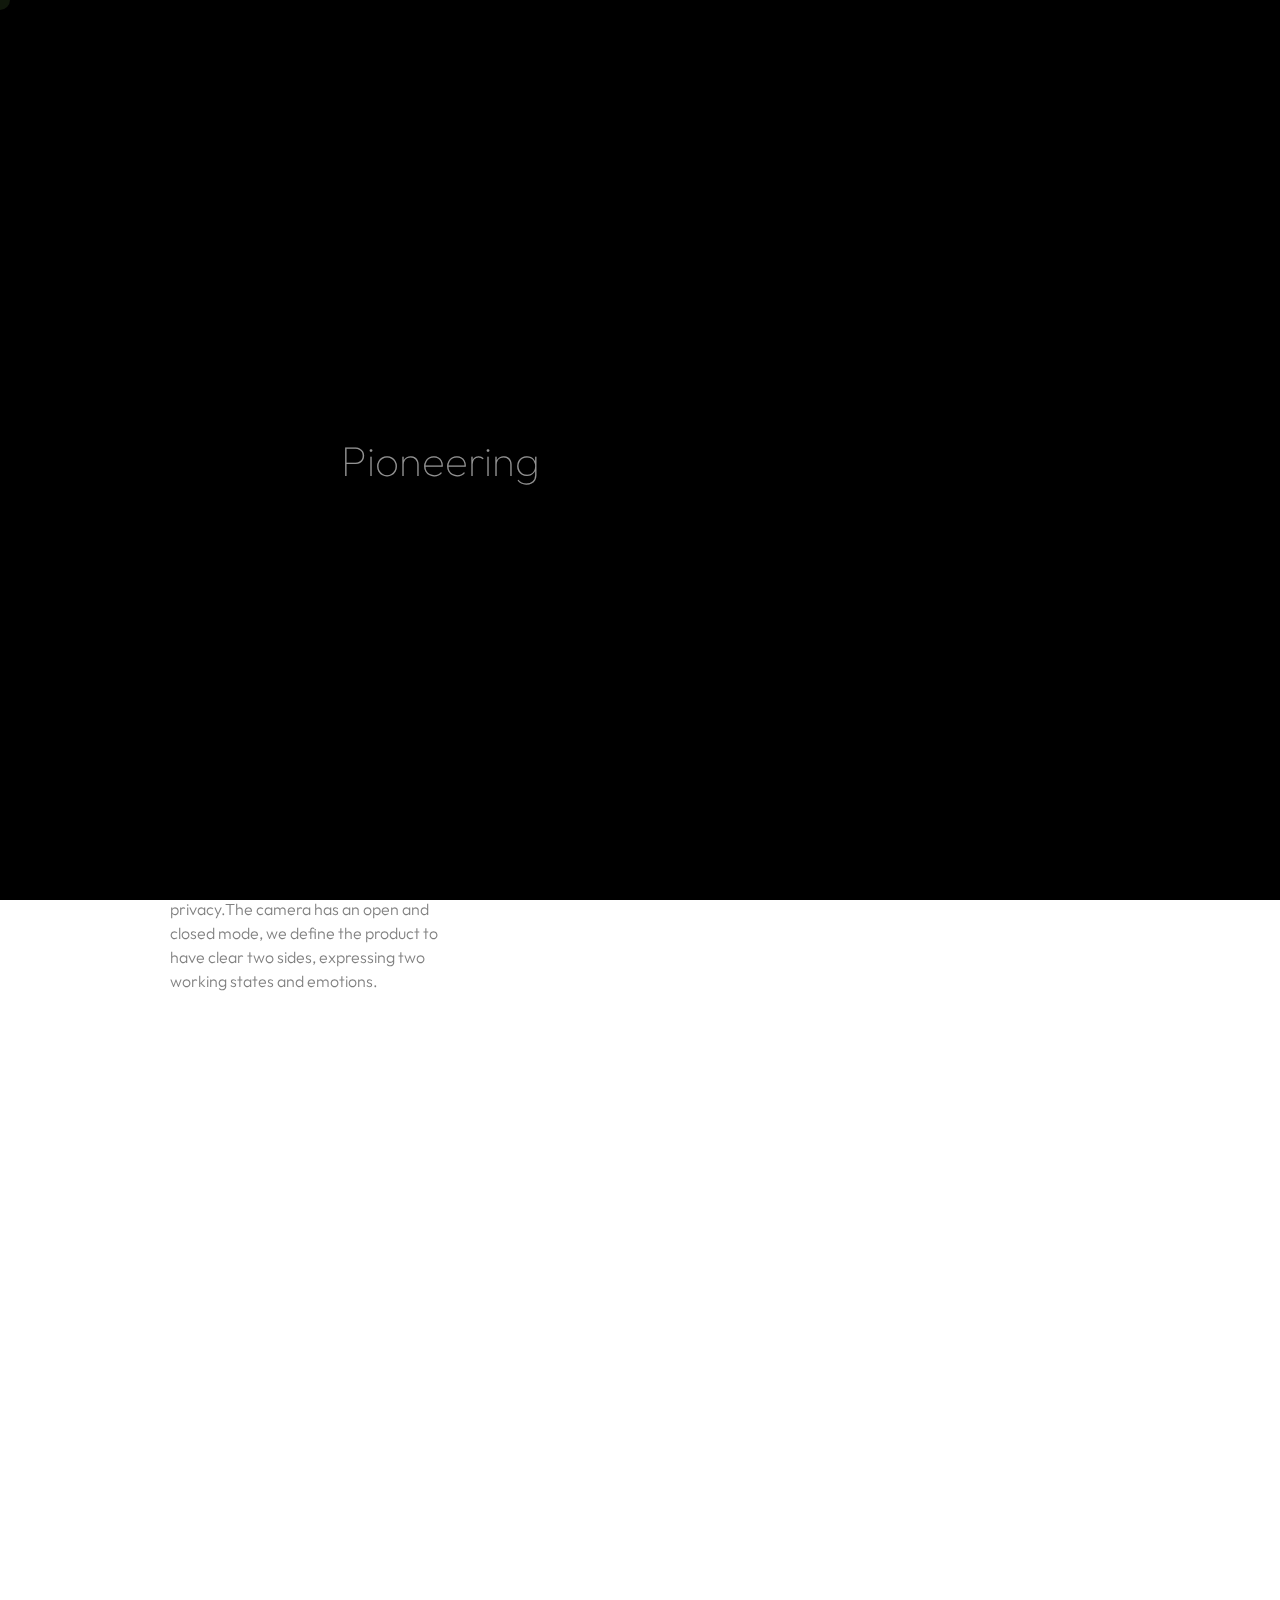
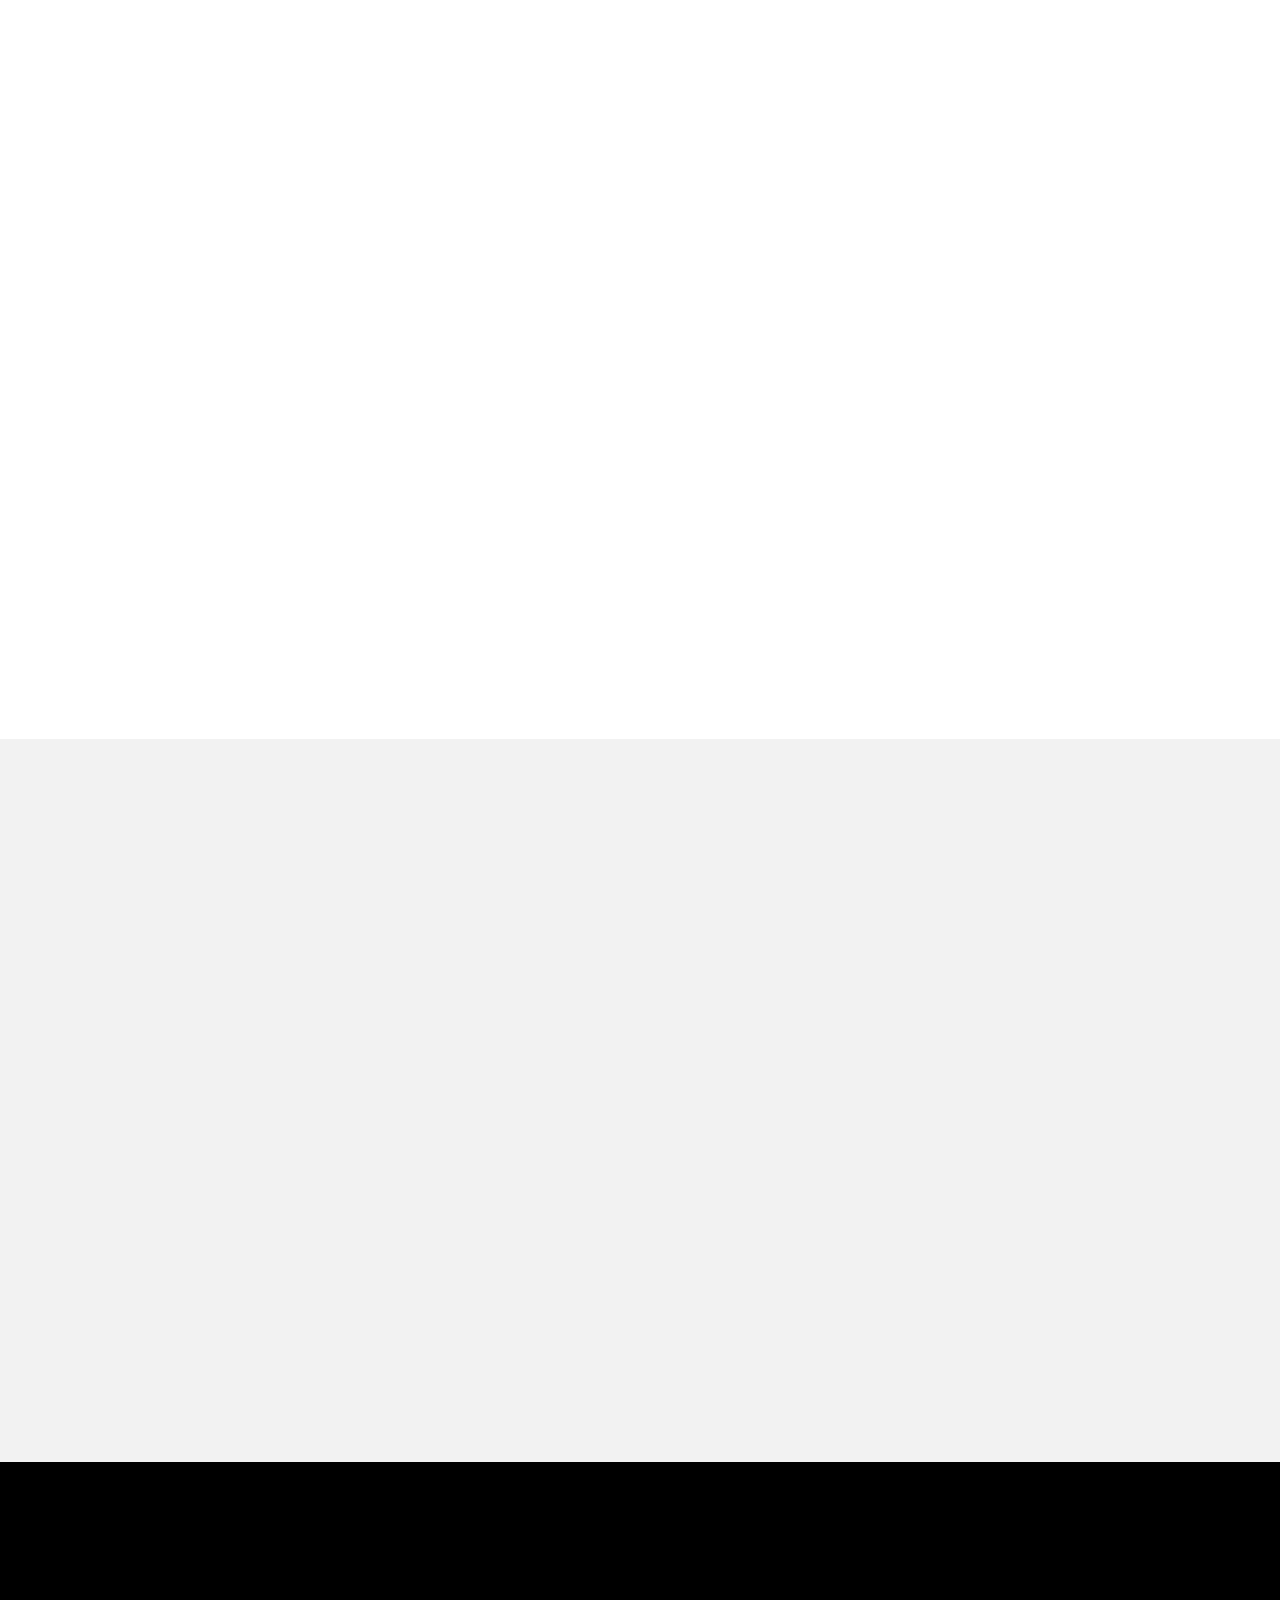
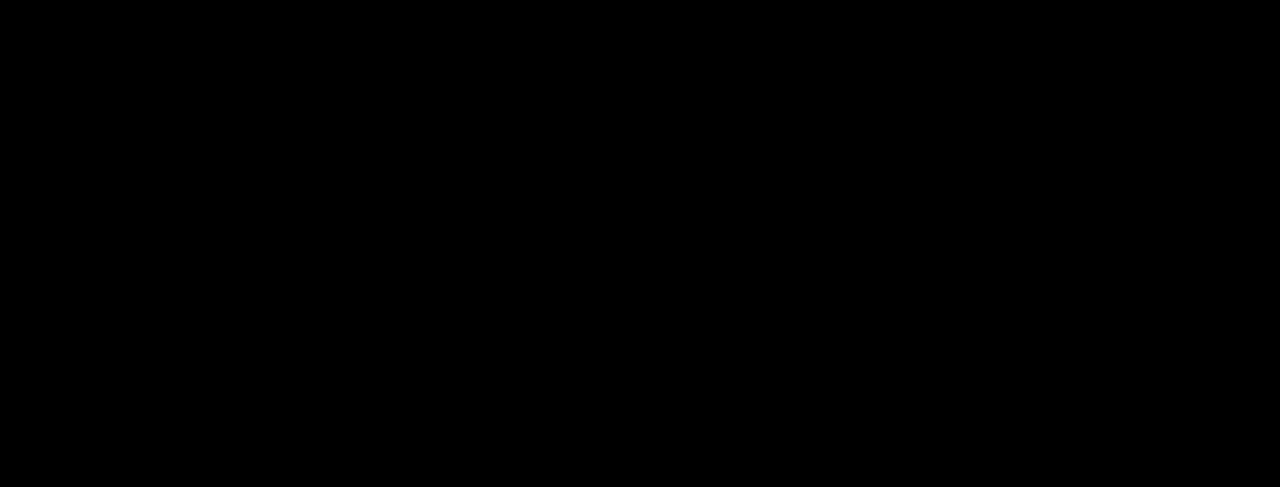
<file: project-2.html>
<!DOCTYPE html>
<html lang="zxx">

<head>

    <meta charset="UTF-8">
    <meta name="viewport" content="width=device-width, initial-scale=1.0">
    <meta http-equiv="X-UA-Compatible" content="ie=edge">

    <!-- bootstrap grid css -->
    <link rel="stylesheet" href="css/plugins/bootstrap-grid.css">
    <!-- font awesome css -->
    <link rel="stylesheet" href="css/plugins/font-awesome.min.css">
    <!-- swiper css -->
    <link rel="stylesheet" href="css/plugins/swiper.min.css">
    <!-- fancybox css -->
    <link rel="stylesheet" href="css/plugins/fancybox.min.css">
    <!-- ashley scss -->
    <link rel="stylesheet" href="css/style.css">
    <!-- page name -->
    <title>Ashley</title>

</head>

<body>

    <!-- wrapper -->
    <div class="mil-wrapper" id="top">

        <!-- cursor -->
        <div class="mil-ball">
            <span class="mil-icon-1">
                <svg viewBox="0 0 128 128">
                    <path d="M106.1,41.9c-1.2-1.2-3.1-1.2-4.2,0c-1.2,1.2-1.2,3.1,0,4.2L116.8,61H11.2l14.9-14.9c1.2-1.2,1.2-3.1,0-4.2	c-1.2-1.2-3.1-1.2-4.2,0l-20,20c-1.2,1.2-1.2,3.1,0,4.2l20,20c0.6,0.6,1.4,0.9,2.1,0.9s1.5-0.3,2.1-0.9c1.2-1.2,1.2-3.1,0-4.2	L11.2,67h105.5l-14.9,14.9c-1.2,1.2-1.2,3.1,0,4.2c0.6,0.6,1.4,0.9,2.1,0.9s1.5-0.3,2.1-0.9l20-20c1.2-1.2,1.2-3.1,0-4.2L106.1,41.9	z" />
                </svg>
            </span>
            <div class="mil-more-text">More</div>
            <div class="mil-choose-text">Сhoose</div>
        </div>
        <!-- cursor end -->

        <!-- preloader -->
        <div class="mil-preloader">
            <div class="mil-preloader-animation">
                <div class="mil-pos-abs mil-animation-1">
                    <p class="mil-h3 mil-muted mil-thin">Pioneering</p>
                    <p class="mil-h3 mil-muted">Creative</p>
                    <p class="mil-h3 mil-muted mil-thin">Excellence</p>
                </div>
                <div class="mil-pos-abs mil-animation-2">
                    <div class="mil-reveal-frame">
                        <p class="mil-reveal-box"></p>
                        <p class="mil-h3 mil-muted mil-thin">ashley.com</p>
                    </div>
                </div>
            </div>
        </div>
        <!-- preloader end -->

        <!-- scrollbar progress -->
        <div class="mil-progress-track">
            <div class="mil-progress"></div>
        </div>
        <!-- scrollbar progress end -->

        <!-- menu -->
        <div class="mil-menu-frame">
            <!-- frame clone -->
            <div class="mil-frame-top">
                <a href="home-1.html" class="mil-logo">A.</a>
                <div class="mil-menu-btn">
                    <span></span>
                </div>
            </div>
            <!-- frame clone end -->
            <div class="container">
                <div class="mil-menu-content">
                    <div class="row">
                        <div class="col-xl-5">

                            <nav class="mil-main-menu" id="swupMenu">
                                <ul>
                                    <li class="mil-has-children">
                                        <a href="#.">Homepage</a>
                                        <ul>
                                            <li><a href="home-1.html">Landing page</a></li>
                                            <li><a href="home-2.html">Personal</a></li>
                                            <li><a href="portfolio-3.html">Portfolio slider</a></li>
                                        </ul>
                                    </li>
                                    <li class="mil-has-children">
                                        <a href="#.">Portfolio</a>
                                        <ul>
                                            <li><a href="portfolio-1.html">Grid type 1</a></li>
                                            <li><a href="portfolio-2.html">Grid type 2</a></li>
                                            <li><a href="portfolio-3.html">Slider</a></li>
                                        </ul>
                                    </li>
                                    <li class="mil-has-children">
                                        <a href="#.">Services</a>
                                        <ul>
                                            <li><a href="services.html">Services List</a></li>
                                            <li><a href="service.html">Single service</a></li>
                                        </ul>
                                    </li>
                                    <li class="mil-has-children">
                                        <a href="#.">Newsletter</a>
                                        <ul>
                                            <li><a href="blog.html">Blog List</a></li>
                                            <li><a href="publication.html">Publication</a></li>
                                        </ul>
                                    </li>
                                    <li class="mil-has-children mil-active">
                                        <a href="#.">Other pages</a>
                                        <ul>
                                            <li><a href="team.html">Team</a></li>
                                            <li><a href="contact.html">Contact</a></li>
                                            <li><a href="404.html">404</a></li>
                                        </ul>
                                    </li>
                                </ul>
                            </nav>

                        </div>
                        <div class="col-xl-7">

                            <div class="mil-menu-right-frame">
                                <div class="mil-animation-in">
                                    <div class="mil-animation-frame">
                                        <div class="mil-animation mil-position-1 mil-scale" data-value-1="2" data-value-2="2"></div>
                                    </div>
                                </div>
                                <div class="mil-menu-right">
                                    <div class="row">
                                        <div class="col-lg-8 mil-mb-60">

                                            <h6 class="mil-muted mil-mb-30">Projects</h6>

                                            <ul class="mil-menu-list">
                                                <li><a href="project-1.html" class="mil-light-soft">Interior design studio</a></li>
                                                <li><a href="project-2.html" class="mil-light-soft">Home Security Camera</a></li>
                                                <li><a href="project-3.html" class="mil-light-soft">Kemia Honest Skincare</a></li>
                                                <li><a href="project-4.html" class="mil-light-soft">Cascade of Lava</a></li>
                                                <li><a href="project-5.html" class="mil-light-soft">Air Pro by Molekule</a></li>
                                                <li><a href="project-6.html" class="mil-light-soft">Tony's Chocolonely</a></li>
                                            </ul>

                                        </div>
                                        <div class="col-lg-4 mil-mb-60">

                                            <h6 class="mil-muted mil-mb-30">Useful links</h6>

                                            <ul class="mil-menu-list">
                                                <li><a href="#." class="mil-light-soft">Privacy Policy</a></li>
                                                <li><a href="#." class="mil-light-soft">Terms and conditions</a></li>
                                                <li><a href="#." class="mil-light-soft">Cookie Policy</a></li>
                                                <li><a href="#." class="mil-light-soft">Careers</a></li>
                                            </ul>

                                        </div>
                                    </div>
                                    <div class="mil-divider mil-mb-60"></div>
                                    <div class="row justify-content-between">

                                        <div class="col-lg-4 mil-mb-60">

                                            <h6 class="mil-muted mil-mb-30">Canada</h6>

                                            <p class="mil-light-soft mil-up">71 South Los Carneros Road, California <span class="mil-no-wrap">+51 174 705 812</span></p>

                                        </div>
                                        <div class="col-lg-4 mil-mb-60">

                                            <h6 class="mil-muted mil-mb-30">Germany</h6>

                                            <p class="mil-light-soft">Leehove 40, 2678 MC De Lier, Netherlands <span class="mil-no-wrap">+31 174 705 811</span></p>

                                        </div>
                                    </div>
                                </div>
                            </div>

                        </div>
                    </div>
                </div>
            </div>
        </div>
        <!-- menu -->

        <!-- curtain -->
        <div class="mil-curtain"></div>
        <!-- curtain end -->

        <!-- frame -->
        <div class="mil-frame">
            <div class="mil-frame-top">
                <a href="home-1.html" class="mil-logo">A.</a>
                <div class="mil-menu-btn">
                    <span></span>
                </div>
            </div>
            <div class="mil-frame-bottom">
                <div class="mil-current-page"></div>
                <div class="mil-back-to-top">
                    <a href="#top" class="mil-link mil-dark mil-arrow-place">
                        <span>Back to top</span>
                    </a>
                </div>
            </div>
        </div>
        <!-- frame end -->

        <!-- content -->
        <div class="mil-content">
            <div id="swupMain" class="mil-main-transition">

                <!-- banner -->
                <div class="mil-inner-banner">
                    <div class="mil-banner-content mil-up">
                        <div class="mil-animation-frame">
                            <div class="mil-animation mil-position-4 mil-dark mil-scale" data-value-1="6" data-value-2="1.4"></div>
                        </div>
                        <div class="container">
                            <ul class="mil-breadcrumbs mil-mb-60">
                                <li><a href="home-1.html">Homepage</a></li>
                                <li><a href="portfolio-1.html">Portfolio</a></li>
                                <li><a href="project-1.html">Project</a></li>
                            </ul>
                            <h1 class="mil-mb-60">Interior Design <span class="mil-thin">Studio</span></h1>
                            <a href="#project" class="mil-link mil-dark mil-arrow-place mil-down-arrow">
                                <span>Read more</span>
                            </a>
                        </div>
                    </div>
                </div>
                <!-- banner end -->

                <!-- project -->
                <section>
                    <div class="container mil-p-120-120" id="project">
                        <div class="row justify-content-between mil-mb-120">
                            <div class="col-lg-4">

                                <div class="mil-p-0-120">
                                    <ul class="mil-service-list mil-dark mil-mb-60">
                                        <li class="mil-up">Client: &nbsp;<span class="mil-dark">Envato Market</span></li>
                                        <li class="mil-up">Date: &nbsp;<span class="mil-dark">April 2023</span></li>
                                        <li class="mil-up">Author: &nbsp;<span class="mil-dark">Paul Trueman</span></li>
                                    </ul>

                                    <h5 class="mil-up mil-mb-30">Simplicity, elegance, innovation!</h5>

                                    <p class="mil-up mil-mb-30">A home surveillance camera that pays great attention to security and user privacy, featuring two modes to provide security while protecting personal privacy.The camera has an open and closed mode, we define the product to have clear two sides, expressing two working states and emotions.</p>

                                    <p class="mil-up mil-mb-60">Presents a simple and quiet state when not in use, delivering a gentle and security.At the same time, the camera can adapt to a variety of environments, providing elegant ways of wall hanging and standing installation.</p>

                                    <a data-no-swup href="https://www.behance.net/gallery/117994149/Home-Security-Camera?tracking_source=curated_galleries_product-design" target="_blank" class="mil-link mil-dark mil-up  mil-arrow-place">
                                        <span>Visit website</span>

                                    </a>
                                </div>

                            </div>
                            <div class="col-lg-7">

                                <div class="mil-image-frame mil-horizontal mil-up mil-mb-30">
                                    <img src="img/works/2/1.gif" alt="image">
                                    <a data-fancybox="gallery" data-no-swup href="img/works/2/1.gif" class="mil-zoom-btn">
                                        <img src="img/icons/zoom.svg" alt="zoom">
                                    </a>
                                </div>
                                <div class="mil-image-frame mil-horizontal mil-up mil-mb-30">
                                    <img src="img/works/2/2.jpg" alt="image">
                                    <a data-fancybox="gallery" data-no-swup href="img/works/2/2.jpg" class="mil-zoom-btn">
                                        <img src="img/icons/zoom.svg" alt="zoom">
                                    </a>
                                </div>
                                <div class="mil-image-frame mil-horizontal mil-up mil-mb-30">
                                    <img src="img/works/2/3.jpg" alt="image">
                                    <a data-fancybox="gallery" data-no-swup href="img/works/2/3.jpg" class="mil-zoom-btn">
                                        <img src="img/icons/zoom.svg" alt="zoom">
                                    </a>
                                </div>
                                <div class="mil-image-frame mil-horizontal mil-up">
                                    <img src="img/works/2/4.jpg" alt="image">
                                    <a data-fancybox="gallery" data-no-swup href="img/works/2/4.jpg" class="mil-zoom-btn">
                                        <img src="img/icons/zoom.svg" alt="zoom">
                                    </a>
                                </div>

                            </div>
                        </div>
                        <div class="mil-works-nav mil-up">
                            <a href="project-1.html" class="mil-link mil-dark mil-arrow-place mil-icon-left">
                                <span>Prev project</span>
                            </a>
                            <a href="portfolio-1.html" class="mil-link mil-dark">
                                <span>All projects</span>
                            </a>
                            <a href="project-3.html" class="mil-link mil-dark mil-arrow-place">
                                <span>Next project</span>
                            </a>
                        </div>
                    </div>
                </section>
                <!-- project end -->

                <!-- call to action -->
                <section class="mil-soft-bg">
                    <div class="container mil-p-120-120">
                        <div class="row">
                            <div class="col-lg-10">

                                <span class="mil-suptitle mil-suptitle-right mil-suptitle-dark mil-up">Looking to make your mark? We'll help you turn <br> your project into a success story.</span>

                            </div>
                        </div>
                        <div class="mil-center">
                            <h2 class="mil-up mil-mb-60">Ready to bring your <span class="mil-thin">ideas to</span> life? <br> We're <span class="mil-thin">here to help</span></h2>
                            <div class="mil-up"><a href="contact.html" class="mil-button mil-arrow-place"><span>Contact us</span></a></div>
                        </div>
                    </div>
                </section>
                <!-- call to action end -->

                <!-- footer -->
                <footer class="mil-dark-bg">
                    <div class="mi-invert-fix">
                        <div class="container mil-p-120-60">
                            <div class="row justify-content-between">
                                <div class="col-md-4 col-lg-4 mil-mb-60">

                                    <div class="mil-muted mil-logo mil-up mil-mb-30">Ashley.</div>

                                    <p class="mil-light-soft mil-up mil-mb-30">Subscribe our newsletter:</p>

                                    <form class="mil-subscribe-form mil-up">
                                        <input type="text" placeholder="Enter our email">
                                        <button type="submit" class="mil-button mil-icon-button-sm mil-arrow-place"></button>
                                    </form>

                                </div>
                                <div class="col-md-7 col-lg-6">
                                    <div class="row justify-content-end">
                                        <div class="col-md-6 col-lg-7">

                                            <nav class="mil-footer-menu mil-mb-60">
                                                <ul>
                                                    <li class="mil-up mil-active">
                                                        <a href="home-1.html">Home</a>
                                                    </li>
                                                    <li class="mil-up">
                                                        <a href="portfolio-1.html">Portfolio</a>
                                                    </li>
                                                    <li class="mil-up">
                                                        <a href="services.html">Services</a>
                                                    </li>
                                                    <li class="mil-up">
                                                        <a href="contact.html">Contact</a>
                                                    </li>
                                                    <li class="mil-up">
                                                        <a href="blog.html">Blog</a>
                                                    </li>
                                                </ul>
                                            </nav>

                                        </div>
                                        <div class="col-md-6 col-lg-5">

                                            <ul class="mil-menu-list mil-up mil-mb-60">
                                                <li><a href="#." class="mil-light-soft">Privacy Policy</a></li>
                                                <li><a href="#." class="mil-light-soft">Terms and conditions</a></li>
                                                <li><a href="#." class="mil-light-soft">Cookie Policy</a></li>
                                                <li><a href="#." class="mil-light-soft">Careers</a></li>
                                            </ul>

                                        </div>
                                    </div>
                                </div>
                            </div>

                            <div class="row justify-content-between flex-sm-row-reverse">
                                <div class="col-md-7 col-lg-6">

                                    <div class="row justify-content-between">

                                        <div class="col-md-6 col-lg-5 mil-mb-60">

                                            <h6 class="mil-muted mil-up mil-mb-30">Canada</h6>

                                            <p class="mil-light-soft mil-up">71 South Los Carneros Road, California <span class="mil-no-wrap">+51 174 705 812</span></p>

                                        </div>
                                        <div class="col-md-6 col-lg-5 mil-mb-60">

                                            <h6 class="mil-muted mil-up mil-mb-30">Germany</h6>

                                            <p class="mil-light-soft mil-up">Leehove 40, 2678 MC De Lier, Netherlands <span class="mil-no-wrap">+31 174 705 811</span></p>

                                        </div>
                                    </div>

                                </div>
                                <div class="col-md-4 col-lg-6 mil-mb-60">

                                    <div class="mil-vert-between">
                                        <div class="mil-mb-30">
                                            <ul class="mil-social-icons mil-up">
                                                <li><a href="#." target="_blank" class="social-icon"> <i class="far fa-circle"></i></a></li>
                                                <li><a href="#." target="_blank" class="social-icon"> <i class="far fa-circle"></i></a></li>
                                                <li><a href="#." target="_blank" class="social-icon"> <i class="far fa-circle"></i></a></li>
                                                <li><a href="#." target="_blank" class="social-icon"> <i class="far fa-circle"></i></a></li>
                                            </ul>
                                        </div>
                                        <p class="mil-light-soft mil-up">© Copyright 2023 - Mil. All Rights Reserved.</p>
                                    </div>

                                </div>
                            </div>
                        </div>
                    </div>
                </footer>
                <!-- footer end -->

                <!-- hidden elements -->
                <div class="mil-hidden-elements">
                    <div class="mil-dodecahedron">
                        <div class="mil-pentagon">
                            <div></div>
                            <div></div>
                            <div></div>
                            <div></div>
                            <div></div>
                        </div>
                        <div class="mil-pentagon">
                            <div></div>
                            <div></div>
                            <div></div>
                            <div></div>
                            <div></div>
                        </div>
                        <div class="mil-pentagon">
                            <div></div>
                            <div></div>
                            <div></div>
                            <div></div>
                            <div></div>
                        </div>
                        <div class="mil-pentagon">
                            <div></div>
                            <div></div>
                            <div></div>
                            <div></div>
                            <div></div>
                        </div>
                        <div class="mil-pentagon">
                            <div></div>
                            <div></div>
                            <div></div>
                            <div></div>
                            <div></div>
                        </div>
                        <div class="mil-pentagon">
                            <div></div>
                            <div></div>
                            <div></div>
                            <div></div>
                            <div></div>
                        </div>
                        <div class="mil-pentagon">
                            <div></div>
                            <div></div>
                            <div></div>
                            <div></div>
                            <div></div>
                        </div>
                        <div class="mil-pentagon">
                            <div></div>
                            <div></div>
                            <div></div>
                            <div></div>
                            <div></div>
                        </div>
                        <div class="mil-pentagon">
                            <div></div>
                            <div></div>
                            <div></div>
                            <div></div>
                            <div></div>
                        </div>
                        <div class="mil-pentagon">
                            <div></div>
                            <div></div>
                            <div></div>
                            <div></div>
                            <div></div>
                        </div>
                        <div class="mil-pentagon">
                            <div></div>
                            <div></div>
                            <div></div>
                            <div></div>
                            <div></div>
                        </div>
                        <div class="mil-pentagon">
                            <div></div>
                            <div></div>
                            <div></div>
                            <div></div>
                            <div></div>
                        </div>
                    </div>

                    <svg xmlns="http://www.w3.org/2000/svg" viewBox="0 0 24 24" class="mil-arrow">
                        <path d="M 14 5.3417969 C 13.744125 5.3417969 13.487969 5.4412187 13.292969 5.6367188 L 13.207031 5.7226562 C 12.816031 6.1136563 12.816031 6.7467188 13.207031 7.1367188 L 17.070312 11 L 4 11 C 3.448 11 3 11.448 3 12 C 3 12.552 3.448 13 4 13 L 17.070312 13 L 13.207031 16.863281 C 12.816031 17.254281 12.816031 17.887344 13.207031 18.277344 L 13.292969 18.363281 C 13.683969 18.754281 14.317031 18.754281 14.707031 18.363281 L 20.363281 12.707031 C 20.754281 12.316031 20.754281 11.682969 20.363281 11.292969 L 14.707031 5.6367188 C 14.511531 5.4412187 14.255875 5.3417969 14 5.3417969 z" />
                    </svg>

                    <svg width="250" viewBox="0 0 300 1404" fill="none" xmlns="http://www.w3.org/2000/svg" class="mil-lines">
                        <path fill-rule="evenodd" clip-rule="evenodd" d="M1 892L1 941H299V892C299 809.71 232.29 743 150 743C67.7096 743 1 809.71 1 892ZM0 942H300V892C300 809.157 232.843 742 150 742C67.1573 742 0 809.157 0 892L0 942Z" class="mil-move" />
                        <path fill-rule="evenodd" clip-rule="evenodd" d="M299 146V97L1 97V146C1 228.29 67.7096 295 150 295C232.29 295 299 228.29 299 146ZM300 96L0 96V146C0 228.843 67.1573 296 150 296C232.843 296 300 228.843 300 146V96Z" class="mil-move" />
                        <path fill-rule="evenodd" clip-rule="evenodd" d="M299 1H1V1403H299V1ZM0 0V1404H300V0H0Z" />
                        <path fill-rule="evenodd" clip-rule="evenodd" d="M150 -4.37115e-08L150 1404L149 1404L149 0L150 -4.37115e-08Z" />
                        <path fill-rule="evenodd" clip-rule="evenodd" d="M150 1324C232.29 1324 299 1257.29 299 1175C299 1092.71 232.29 1026 150 1026C67.7096 1026 1 1092.71 1 1175C1 1257.29 67.7096 1324 150 1324ZM150 1325C232.843 1325 300 1257.84 300 1175C300 1092.16 232.843 1025 150 1025C67.1573 1025 0 1092.16 0 1175C0 1257.84 67.1573 1325 150 1325Z" class="mil-move" />
                        <path fill-rule="evenodd" clip-rule="evenodd" d="M300 1175H0V1174H300V1175Z" class="mil-move" />
                        <path fill-rule="evenodd" clip-rule="evenodd" d="M150 678C232.29 678 299 611.29 299 529C299 446.71 232.29 380 150 380C67.7096 380 1 446.71 1 529C1 611.29 67.7096 678 150 678ZM150 679C232.843 679 300 611.843 300 529C300 446.157 232.843 379 150 379C67.1573 379 0 446.157 0 529C0 611.843 67.1573 679 150 679Z" class="mil-move" />
                        <path fill-rule="evenodd" clip-rule="evenodd" d="M299 380H1V678H299V380ZM0 379V679H300V379H0Z" class="mil-move" />
                    </svg>
                </div>
                <!-- hidden elements end -->

            </div>
        </div>
        <!-- content -->
    </div>
    <!-- wrapper end -->

    <!-- jQuery js -->
    <script src="js/plugins/jquery.min.js"></script>
    <!-- swup js -->
    <script src="js/plugins/swup.min.js"></script>
    <!-- swiper js -->
    <script src="js/plugins/swiper.min.js"></script>
    <!-- fancybox js -->
    <script src="js/plugins/fancybox.min.js"></script>
    <!-- gsap js -->
    <script src="js/plugins/gsap.min.js"></script>
    <!-- scroll smoother -->
    <script src="js/plugins/smooth-scroll.js"></script>
    <!-- scroll trigger js -->
    <script src="js/plugins/ScrollTrigger.min.js"></script>
    <!-- scroll to js -->
    <script src="js/plugins/ScrollTo.min.js"></script>
    <!-- ashley js -->
    <script src="js/main.js"></script>

</body>

</html>
</file>
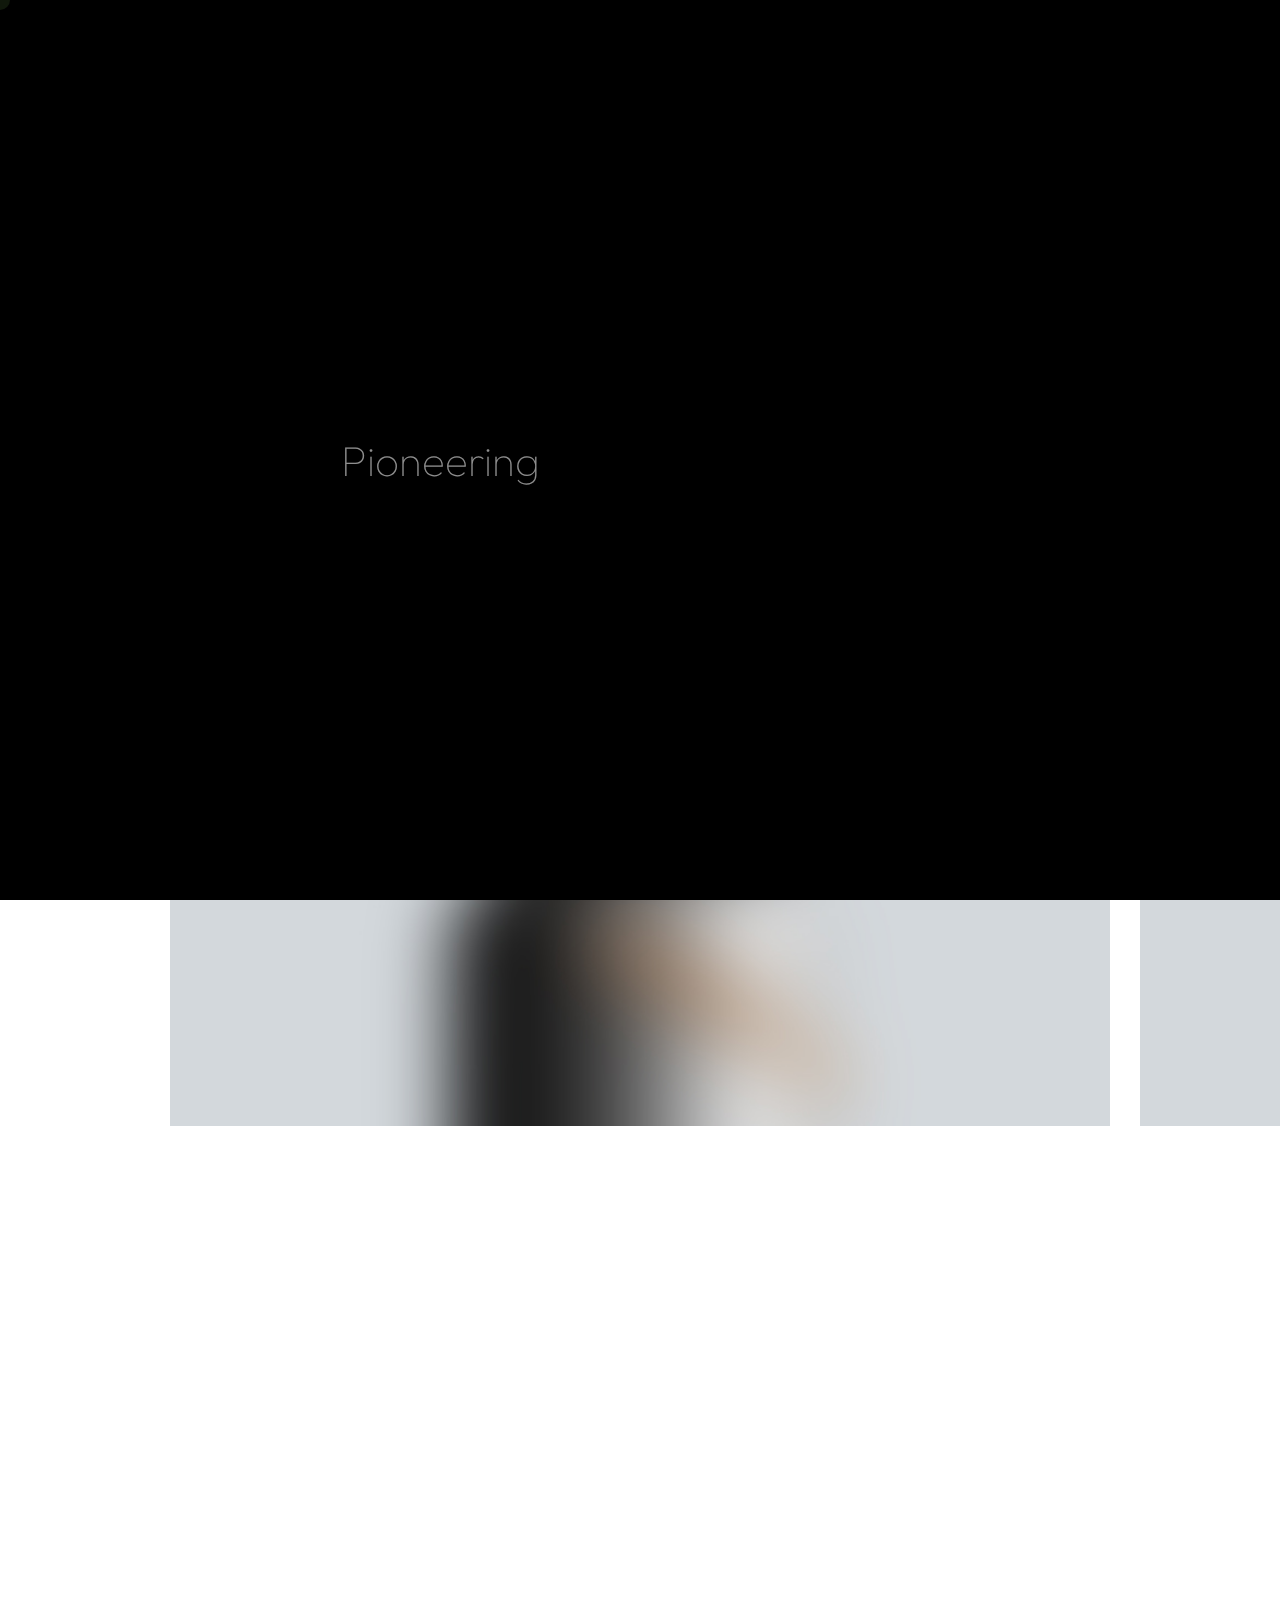
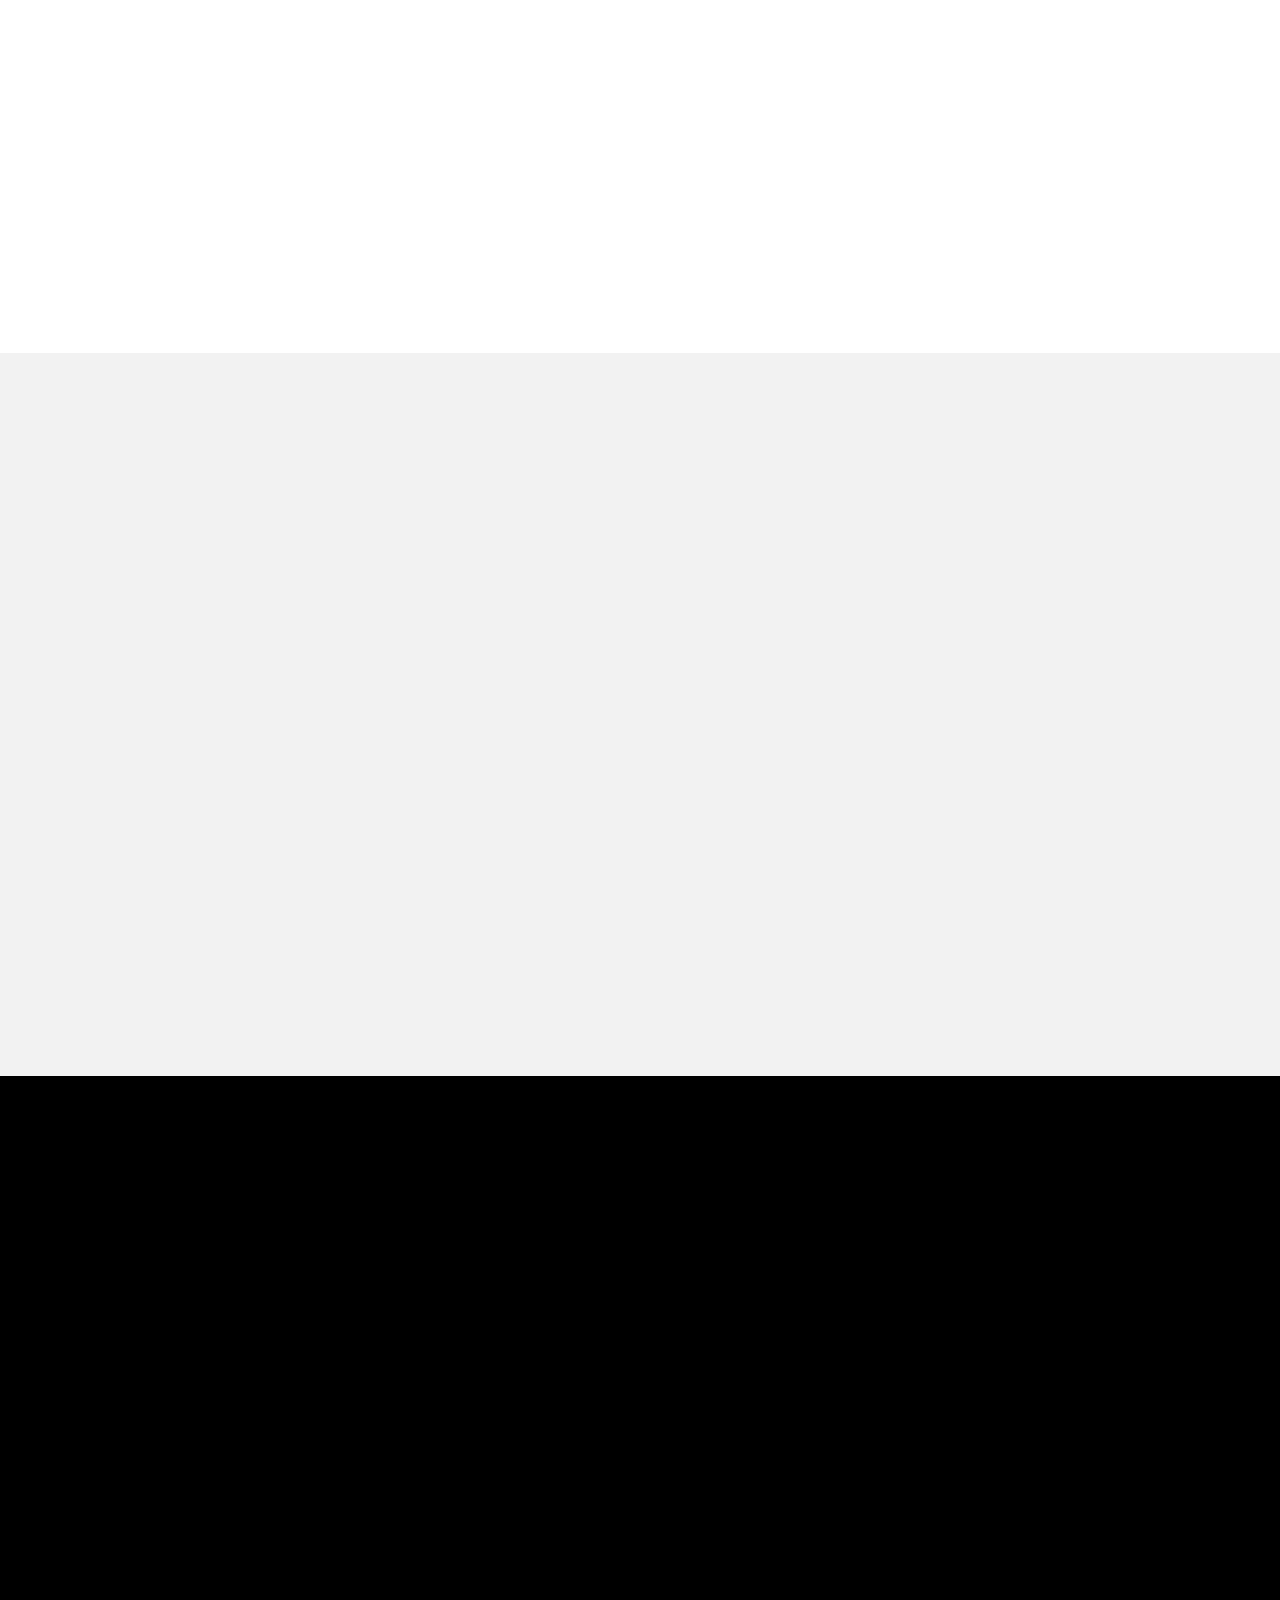
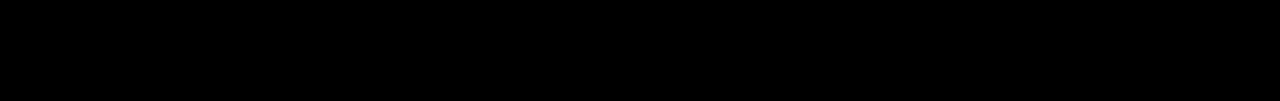
<file: project-3.html>
<!DOCTYPE html>
<html lang="zxx">

<head>

    <meta charset="UTF-8">
    <meta name="viewport" content="width=device-width, initial-scale=1.0">
    <meta http-equiv="X-UA-Compatible" content="ie=edge">

    <!-- bootstrap grid css -->
    <link rel="stylesheet" href="css/plugins/bootstrap-grid.css">
    <!-- font awesome css -->
    <link rel="stylesheet" href="css/plugins/font-awesome.min.css">
    <!-- swiper css -->
    <link rel="stylesheet" href="css/plugins/swiper.min.css">
    <!-- fancybox css -->
    <link rel="stylesheet" href="css/plugins/fancybox.min.css">
    <!-- ashley scss -->
    <link rel="stylesheet" href="css/style.css">
    <!-- page name -->
    <title>Ashley</title>

</head>

<body>

    <!-- wrapper -->
    <div class="mil-wrapper" id="top">

        <!-- cursor -->
        <div class="mil-ball">
            <span class="mil-icon-1">
                <svg viewBox="0 0 128 128">
                    <path d="M106.1,41.9c-1.2-1.2-3.1-1.2-4.2,0c-1.2,1.2-1.2,3.1,0,4.2L116.8,61H11.2l14.9-14.9c1.2-1.2,1.2-3.1,0-4.2	c-1.2-1.2-3.1-1.2-4.2,0l-20,20c-1.2,1.2-1.2,3.1,0,4.2l20,20c0.6,0.6,1.4,0.9,2.1,0.9s1.5-0.3,2.1-0.9c1.2-1.2,1.2-3.1,0-4.2	L11.2,67h105.5l-14.9,14.9c-1.2,1.2-1.2,3.1,0,4.2c0.6,0.6,1.4,0.9,2.1,0.9s1.5-0.3,2.1-0.9l20-20c1.2-1.2,1.2-3.1,0-4.2L106.1,41.9	z" />
                </svg>
            </span>
            <div class="mil-more-text">More</div>
            <div class="mil-choose-text">Сhoose</div>
        </div>
        <!-- cursor end -->

        <!-- preloader -->
        <div class="mil-preloader">
            <div class="mil-preloader-animation">
                <div class="mil-pos-abs mil-animation-1">
                    <p class="mil-h3 mil-muted mil-thin">Pioneering</p>
                    <p class="mil-h3 mil-muted">Creative</p>
                    <p class="mil-h3 mil-muted mil-thin">Excellence</p>
                </div>
                <div class="mil-pos-abs mil-animation-2">
                    <div class="mil-reveal-frame">
                        <p class="mil-reveal-box"></p>
                        <p class="mil-h3 mil-muted mil-thin">ashley.com</p>
                    </div>
                </div>
            </div>
        </div>
        <!-- preloader end -->

        <!-- scrollbar progress -->
        <div class="mil-progress-track">
            <div class="mil-progress"></div>
        </div>
        <!-- scrollbar progress end -->

        <!-- menu -->
        <div class="mil-menu-frame">
            <!-- frame clone -->
            <div class="mil-frame-top">
                <a href="home-1.html" class="mil-logo">A.</a>
                <div class="mil-menu-btn">
                    <span></span>
                </div>
            </div>
            <!-- frame clone end -->
            <div class="container">
                <div class="mil-menu-content">
                    <div class="row">
                        <div class="col-xl-5">

                            <nav class="mil-main-menu" id="swupMenu">
                                <ul>
                                    <li class="mil-has-children">
                                        <a href="#.">Homepage</a>
                                        <ul>
                                            <li><a href="home-1.html">Landing page</a></li>
                                            <li><a href="home-2.html">Personal</a></li>
                                            <li><a href="portfolio-3.html">Portfolio slider</a></li>
                                        </ul>
                                    </li>
                                    <li class="mil-has-children">
                                        <a href="#.">Portfolio</a>
                                        <ul>
                                            <li><a href="portfolio-1.html">Grid type 1</a></li>
                                            <li><a href="portfolio-2.html">Grid type 2</a></li>
                                            <li><a href="portfolio-3.html">Slider</a></li>
                                        </ul>
                                    </li>
                                    <li class="mil-has-children">
                                        <a href="#.">Services</a>
                                        <ul>
                                            <li><a href="services.html">Services List</a></li>
                                            <li><a href="service.html">Single service</a></li>
                                        </ul>
                                    </li>
                                    <li class="mil-has-children">
                                        <a href="#.">Newsletter</a>
                                        <ul>
                                            <li><a href="blog.html">Blog List</a></li>
                                            <li><a href="publication.html">Publication</a></li>
                                        </ul>
                                    </li>
                                    <li class="mil-has-children mil-active">
                                        <a href="#.">Other pages</a>
                                        <ul>
                                            <li><a href="team.html">Team</a></li>
                                            <li><a href="contact.html">Contact</a></li>
                                            <li><a href="404.html">404</a></li>
                                        </ul>
                                    </li>
                                </ul>
                            </nav>

                        </div>
                        <div class="col-xl-7">

                            <div class="mil-menu-right-frame">
                                <div class="mil-animation-in">
                                    <div class="mil-animation-frame">
                                        <div class="mil-animation mil-position-1 mil-scale" data-value-1="2" data-value-2="2"></div>
                                    </div>
                                </div>
                                <div class="mil-menu-right">
                                    <div class="row">
                                        <div class="col-lg-8 mil-mb-60">

                                            <h6 class="mil-muted mil-mb-30">Projects</h6>

                                            <ul class="mil-menu-list">
                                                <li><a href="project-1.html" class="mil-light-soft">Interior design studio</a></li>
                                                <li><a href="project-2.html" class="mil-light-soft">Home Security Camera</a></li>
                                                <li><a href="project-3.html" class="mil-light-soft">Kemia Honest Skincare</a></li>
                                                <li><a href="project-4.html" class="mil-light-soft">Cascade of Lava</a></li>
                                                <li><a href="project-5.html" class="mil-light-soft">Air Pro by Molekule</a></li>
                                                <li><a href="project-6.html" class="mil-light-soft">Tony's Chocolonely</a></li>
                                            </ul>

                                        </div>
                                        <div class="col-lg-4 mil-mb-60">

                                            <h6 class="mil-muted mil-mb-30">Useful links</h6>

                                            <ul class="mil-menu-list">
                                                <li><a href="#." class="mil-light-soft">Privacy Policy</a></li>
                                                <li><a href="#." class="mil-light-soft">Terms and conditions</a></li>
                                                <li><a href="#." class="mil-light-soft">Cookie Policy</a></li>
                                                <li><a href="#." class="mil-light-soft">Careers</a></li>
                                            </ul>

                                        </div>
                                    </div>
                                    <div class="mil-divider mil-mb-60"></div>
                                    <div class="row justify-content-between">

                                        <div class="col-lg-4 mil-mb-60">

                                            <h6 class="mil-muted mil-mb-30">Canada</h6>

                                            <p class="mil-light-soft mil-up">71 South Los Carneros Road, California <span class="mil-no-wrap">+51 174 705 812</span></p>

                                        </div>
                                        <div class="col-lg-4 mil-mb-60">

                                            <h6 class="mil-muted mil-mb-30">Germany</h6>

                                            <p class="mil-light-soft">Leehove 40, 2678 MC De Lier, Netherlands <span class="mil-no-wrap">+31 174 705 811</span></p>

                                        </div>
                                    </div>
                                </div>
                            </div>

                        </div>
                    </div>
                </div>
            </div>
        </div>
        <!-- menu -->

        <!-- curtain -->
        <div class="mil-curtain"></div>
        <!-- curtain end -->

        <!-- frame -->
        <div class="mil-frame">
            <div class="mil-frame-top">
                <a href="home-1.html" class="mil-logo">A.</a>
                <div class="mil-menu-btn">
                    <span></span>
                </div>
            </div>
            <div class="mil-frame-bottom">
                <div class="mil-current-page"></div>
                <div class="mil-back-to-top">
                    <a href="#top" class="mil-link mil-dark mil-arrow-place">
                        <span>Back to top</span>
                    </a>
                </div>
            </div>
        </div>
        <!-- frame end -->

        <!-- content -->
        <div class="mil-content">
            <div id="swupMain" class="mil-main-transition">

                <!-- banner -->
                <div class="mil-inner-banner">
                    <div class="mil-banner-content mil-up">
                        <div class="mil-animation-frame">
                            <div class="mil-animation mil-position-4 mil-dark mil-scale" data-value-1="6" data-value-2="1.4"></div>
                        </div>
                        <div class="container">
                            <ul class="mil-breadcrumbs mil-mb-60">
                                <li><a href="home-1.html">Homepage</a></li>
                                <li><a href="portfolio-1.html">Portfolio</a></li>
                                <li><a href="project-1.html">Project</a></li>
                            </ul>
                            <h1 class="mil-mb-60">Kemia Honest <span class="mil-thin">Skincare</span></h1>
                            <a href="#project" class="mil-link mil-dark mil-arrow-place mil-down-arrow">
                                <span>Read more</span>
                            </a>
                        </div>
                    </div>
                </div>
                <!-- banner end -->

                <!-- project -->
                <section id="project">
                    <div class="container mil-p-120-120">
                        <div class="swiper-container mil-1-slider mil-up">
                            <div class="swiper-wrapper">
                                <div class="swiper-slide">

                                    <div class="mil-image-frame mil-horizontal mil-drag">
                                        <img src="img/works/3/1.jpg" alt="image">
                                        <a data-fancybox="gallery" data-no-swup href="img/works/3/1.jpg" class="mil-zoom-btn">
                                            <img src="img/icons/zoom.svg" alt="zoom">
                                        </a>
                                    </div>

                                </div>
                                <div class="swiper-slide">

                                    <div class="mil-image-frame mil-horizontal mil-drag">
                                        <img src="img/works/3/2.jpg" alt="image">
                                        <a data-fancybox="gallery" data-no-swup href="img/works/3/2.jpg" class="mil-zoom-btn">
                                            <img src="img/icons/zoom.svg" alt="zoom">
                                        </a>
                                    </div>

                                </div>
                                <div class="swiper-slide">

                                    <div class="mil-image-frame mil-horizontal mil-drag">
                                        <img src="img/works/3/3.jpg" alt="image">
                                        <a data-fancybox="gallery" data-no-swup href="img/works/3/3.jpg" class="mil-zoom-btn">
                                            <img src="img/icons/zoom.svg" alt="zoom">
                                        </a>
                                    </div>

                                </div>
                                <div class="swiper-slide">

                                    <div class="mil-image-frame mil-horizontal mil-drag">
                                        <img src="img/works/3/4.jpg" alt="image">
                                        <a data-fancybox="gallery" data-no-swup href="img/works/3/4.jpg" class="mil-zoom-btn">
                                            <img src="img/icons/zoom.svg" alt="zoom">
                                        </a>
                                    </div>

                                </div>

                            </div>
                        </div>
                        <div class="mil-info mil-up">
                            <div>Client: &nbsp;<span class="mil-dark">Envato Market</span></div>
                            <div>Date: &nbsp;<span class="mil-dark">April 2023</span></div>
                            <div>Author: &nbsp;<span class="mil-dark">Paul Trueman</span></div>
                        </div>
                        <div class="row justify-content-between mil-p-120-90">
                            <div class="col-lg-5">
                                <h3 class="mil-up mil-mb-60">Simplicity, elegance, innovation!</h3>
                            </div>
                            <div class="col-lg-6">
                                <p class="mil-up mil-mb-30">A home surveillance camera that pays great attention to security and user privacy, featuring two modes to provide security while protecting personal privacy.The camera has an open and closed mode, we define the product to have clear two sides, expressing two working states and emotions.</p>

                                <p class="mil-up mil-mb-30">Presents a simple and quiet state when not in use, delivering a gentle and security.At the same time, the camera can adapt to a variety of environments, providing elegant ways of wall hanging and standing installation.</p>
                            </div>
                        </div>
                        <div class="mil-works-nav mil-up">
                            <a href="project-2.html" class="mil-link mil-dark mil-arrow-place mil-icon-left">
                                <span>Prev project</span>
                            </a>
                            <a href="portfolio-1.html" class="mil-link mil-dark">
                                <span>All projects</span>
                            </a>
                            <a href="project-4.html" class="mil-link mil-dark mil-arrow-place">
                                <span>Next project</span>
                            </a>
                        </div>
                    </div>
                </section>
                <!-- project end -->

                <!-- call to action -->
                <section class="mil-soft-bg">
                    <div class="container mil-p-120-120">
                        <div class="row">
                            <div class="col-lg-10">

                                <span class="mil-suptitle mil-suptitle-right mil-suptitle-dark mil-up">Looking to make your mark? We'll help you turn <br> your project into a success story.</span>

                            </div>
                        </div>
                        <div class="mil-center">
                            <h2 class="mil-up mil-mb-60">Ready to bring your <span class="mil-thin">ideas to</span> life? <br> We're <span class="mil-thin">here to help</span></h2>
                            <div class="mil-up"><a href="contact.html" class="mil-button mil-arrow-place"><span>Contact us</span></a></div>
                        </div>
                    </div>
                </section>
                <!-- call to action end -->

                <!-- footer -->
                <footer class="mil-dark-bg">
                    <div class="mi-invert-fix">
                        <div class="container mil-p-120-60">
                            <div class="row justify-content-between">
                                <div class="col-md-4 col-lg-4 mil-mb-60">

                                    <div class="mil-muted mil-logo mil-up mil-mb-30">Ashley.</div>

                                    <p class="mil-light-soft mil-up mil-mb-30">Subscribe our newsletter:</p>

                                    <form class="mil-subscribe-form mil-up">
                                        <input type="text" placeholder="Enter our email">
                                        <button type="submit" class="mil-button mil-icon-button-sm mil-arrow-place"></button>
                                    </form>

                                </div>
                                <div class="col-md-7 col-lg-6">
                                    <div class="row justify-content-end">
                                        <div class="col-md-6 col-lg-7">

                                            <nav class="mil-footer-menu mil-mb-60">
                                                <ul>
                                                    <li class="mil-up mil-active">
                                                        <a href="home-1.html">Home</a>
                                                    </li>
                                                    <li class="mil-up">
                                                        <a href="portfolio-1.html">Portfolio</a>
                                                    </li>
                                                    <li class="mil-up">
                                                        <a href="services.html">Services</a>
                                                    </li>
                                                    <li class="mil-up">
                                                        <a href="contact.html">Contact</a>
                                                    </li>
                                                    <li class="mil-up">
                                                        <a href="blog.html">Blog</a>
                                                    </li>
                                                </ul>
                                            </nav>

                                        </div>
                                        <div class="col-md-6 col-lg-5">

                                            <ul class="mil-menu-list mil-up mil-mb-60">
                                                <li><a href="#." class="mil-light-soft">Privacy Policy</a></li>
                                                <li><a href="#." class="mil-light-soft">Terms and conditions</a></li>
                                                <li><a href="#." class="mil-light-soft">Cookie Policy</a></li>
                                                <li><a href="#." class="mil-light-soft">Careers</a></li>
                                            </ul>

                                        </div>
                                    </div>
                                </div>
                            </div>

                            <div class="row justify-content-between flex-sm-row-reverse">
                                <div class="col-md-7 col-lg-6">

                                    <div class="row justify-content-between">

                                        <div class="col-md-6 col-lg-5 mil-mb-60">

                                            <h6 class="mil-muted mil-up mil-mb-30">Canada</h6>

                                            <p class="mil-light-soft mil-up">71 South Los Carneros Road, California <span class="mil-no-wrap">+51 174 705 812</span></p>

                                        </div>
                                        <div class="col-md-6 col-lg-5 mil-mb-60">

                                            <h6 class="mil-muted mil-up mil-mb-30">Germany</h6>

                                            <p class="mil-light-soft mil-up">Leehove 40, 2678 MC De Lier, Netherlands <span class="mil-no-wrap">+31 174 705 811</span></p>

                                        </div>
                                    </div>

                                </div>
                                <div class="col-md-4 col-lg-6 mil-mb-60">

                                    <div class="mil-vert-between">
                                        <div class="mil-mb-30">
                                            <ul class="mil-social-icons mil-up">
                                                <li><a href="#." target="_blank" class="social-icon"> <i class="far fa-circle"></i></a></li>
                                                <li><a href="#." target="_blank" class="social-icon"> <i class="far fa-circle"></i></a></li>
                                                <li><a href="#." target="_blank" class="social-icon"> <i class="far fa-circle"></i></a></li>
                                                <li><a href="#." target="_blank" class="social-icon"> <i class="far fa-circle"></i></a></li>
                                            </ul>
                                        </div>
                                        <p class="mil-light-soft mil-up">© Copyright 2023 - Mil. All Rights Reserved.</p>
                                    </div>

                                </div>
                            </div>
                        </div>
                    </div>
                </footer>
                <!-- footer end -->

                <!-- hidden elements -->
                <div class="mil-hidden-elements">
                    <div class="mil-dodecahedron">
                        <div class="mil-pentagon">
                            <div></div>
                            <div></div>
                            <div></div>
                            <div></div>
                            <div></div>
                        </div>
                        <div class="mil-pentagon">
                            <div></div>
                            <div></div>
                            <div></div>
                            <div></div>
                            <div></div>
                        </div>
                        <div class="mil-pentagon">
                            <div></div>
                            <div></div>
                            <div></div>
                            <div></div>
                            <div></div>
                        </div>
                        <div class="mil-pentagon">
                            <div></div>
                            <div></div>
                            <div></div>
                            <div></div>
                            <div></div>
                        </div>
                        <div class="mil-pentagon">
                            <div></div>
                            <div></div>
                            <div></div>
                            <div></div>
                            <div></div>
                        </div>
                        <div class="mil-pentagon">
                            <div></div>
                            <div></div>
                            <div></div>
                            <div></div>
                            <div></div>
                        </div>
                        <div class="mil-pentagon">
                            <div></div>
                            <div></div>
                            <div></div>
                            <div></div>
                            <div></div>
                        </div>
                        <div class="mil-pentagon">
                            <div></div>
                            <div></div>
                            <div></div>
                            <div></div>
                            <div></div>
                        </div>
                        <div class="mil-pentagon">
                            <div></div>
                            <div></div>
                            <div></div>
                            <div></div>
                            <div></div>
                        </div>
                        <div class="mil-pentagon">
                            <div></div>
                            <div></div>
                            <div></div>
                            <div></div>
                            <div></div>
                        </div>
                        <div class="mil-pentagon">
                            <div></div>
                            <div></div>
                            <div></div>
                            <div></div>
                            <div></div>
                        </div>
                        <div class="mil-pentagon">
                            <div></div>
                            <div></div>
                            <div></div>
                            <div></div>
                            <div></div>
                        </div>
                    </div>

                    <svg xmlns="http://www.w3.org/2000/svg" viewBox="0 0 24 24" class="mil-arrow">
                        <path d="M 14 5.3417969 C 13.744125 5.3417969 13.487969 5.4412187 13.292969 5.6367188 L 13.207031 5.7226562 C 12.816031 6.1136563 12.816031 6.7467188 13.207031 7.1367188 L 17.070312 11 L 4 11 C 3.448 11 3 11.448 3 12 C 3 12.552 3.448 13 4 13 L 17.070312 13 L 13.207031 16.863281 C 12.816031 17.254281 12.816031 17.887344 13.207031 18.277344 L 13.292969 18.363281 C 13.683969 18.754281 14.317031 18.754281 14.707031 18.363281 L 20.363281 12.707031 C 20.754281 12.316031 20.754281 11.682969 20.363281 11.292969 L 14.707031 5.6367188 C 14.511531 5.4412187 14.255875 5.3417969 14 5.3417969 z" />
                    </svg>

                    <svg width="250" viewBox="0 0 300 1404" fill="none" xmlns="http://www.w3.org/2000/svg" class="mil-lines">
                        <path fill-rule="evenodd" clip-rule="evenodd" d="M1 892L1 941H299V892C299 809.71 232.29 743 150 743C67.7096 743 1 809.71 1 892ZM0 942H300V892C300 809.157 232.843 742 150 742C67.1573 742 0 809.157 0 892L0 942Z" class="mil-move" />
                        <path fill-rule="evenodd" clip-rule="evenodd" d="M299 146V97L1 97V146C1 228.29 67.7096 295 150 295C232.29 295 299 228.29 299 146ZM300 96L0 96V146C0 228.843 67.1573 296 150 296C232.843 296 300 228.843 300 146V96Z" class="mil-move" />
                        <path fill-rule="evenodd" clip-rule="evenodd" d="M299 1H1V1403H299V1ZM0 0V1404H300V0H0Z" />
                        <path fill-rule="evenodd" clip-rule="evenodd" d="M150 -4.37115e-08L150 1404L149 1404L149 0L150 -4.37115e-08Z" />
                        <path fill-rule="evenodd" clip-rule="evenodd" d="M150 1324C232.29 1324 299 1257.29 299 1175C299 1092.71 232.29 1026 150 1026C67.7096 1026 1 1092.71 1 1175C1 1257.29 67.7096 1324 150 1324ZM150 1325C232.843 1325 300 1257.84 300 1175C300 1092.16 232.843 1025 150 1025C67.1573 1025 0 1092.16 0 1175C0 1257.84 67.1573 1325 150 1325Z" class="mil-move" />
                        <path fill-rule="evenodd" clip-rule="evenodd" d="M300 1175H0V1174H300V1175Z" class="mil-move" />
                        <path fill-rule="evenodd" clip-rule="evenodd" d="M150 678C232.29 678 299 611.29 299 529C299 446.71 232.29 380 150 380C67.7096 380 1 446.71 1 529C1 611.29 67.7096 678 150 678ZM150 679C232.843 679 300 611.843 300 529C300 446.157 232.843 379 150 379C67.1573 379 0 446.157 0 529C0 611.843 67.1573 679 150 679Z" class="mil-move" />
                        <path fill-rule="evenodd" clip-rule="evenodd" d="M299 380H1V678H299V380ZM0 379V679H300V379H0Z" class="mil-move" />
                    </svg>
                </div>
                <!-- hidden elements end -->

            </div>
        </div>
        <!-- content -->
    </div>
    <!-- wrapper end -->

    <!-- jQuery js -->
    <script src="js/plugins/jquery.min.js"></script>
    <!-- swup js -->
    <script src="js/plugins/swup.min.js"></script>
    <!-- swiper js -->
    <script src="js/plugins/swiper.min.js"></script>
    <!-- fancybox js -->
    <script src="js/plugins/fancybox.min.js"></script>
    <!-- gsap js -->
    <script src="js/plugins/gsap.min.js"></script>
    <!-- scroll smoother -->
    <script src="js/plugins/smooth-scroll.js"></script>
    <!-- scroll trigger js -->
    <script src="js/plugins/ScrollTrigger.min.js"></script>
    <!-- scroll to js -->
    <script src="js/plugins/ScrollTo.min.js"></script>
    <!-- ashley js -->
    <script src="js/main.js"></script>

</body>

</html>
</file>
<file: css/style.css>
/* -------------------------------------------

Name: 		Ruizarch
Version:    1.0
Developer:	Nazar Miller (millerDigitalDesign)
Portfolio:  https://themeforest.net/user/millerdigitaldesign/portfolio?ref=MillerDigitalDesign

p.s. I am available for Freelance hire (UI design, web development). email: miller.themes@gmail.com

------------------------------------------- */
/*--------------------------------------------

1. common
    - main
    - typography
    - link
    - button
    - form
    - breadcrumbs
    - backgrounds
    - spaces
2. components
    - preloader
    - cursor
    - hidden elements
    - scrollbar
    - frame
    - menu button
    - menu 
    - banner
    - circle text
    - lines
    - dodecahedron
    - about
    - partners
    - services
    - team
    - social icons
    - revievs
    - blog
    - footer
    - portfolio
    - map
    - accordion
    - price
    - 404
    - images
    - page transitions


--------------------------------------------*/
@import url("https://fonts.googleapis.com/css2?family=Outfit:wght@100;200;300;400;500;600;700;800;900&display=swap");
@import url(https://cdnjs.cloudflare.com/ajax/libs/font-awesome/5.15.0/css/all.min.css);
/* -------------------------------------------

main

------------------------------------------- */
*,
*:before,
*:after {
  -webkit-box-sizing: border-box;
          box-sizing: border-box;
  padding: 0;
  margin: 0;
}

html,
body {
  padding: 0;
  margin: 0;
  font-family: "Outfit", sans-serif;
  font-size: 16px;
  font-weight: 300;
  color: rgba(0, 0, 0, 0.5);
  line-height: 150%;
  -ms-scroll-chaining: none;
      overscroll-behavior: none;
}
@media screen and (max-width: 768px) {
  html,
body {
    font-size: 15px;
  }
}

*::-moz-selection {
  color: inherit;
  background-color: transparent;
}

*::selection {
  color: inherit;
  background-color: transparent;
}

.mil-wrapper {
  position: relative;
  overflow: hidden;
  max-width: 100%;
}

.container {
  pointer-events: all;
}

.mil-relative {
  position: relative;
}

.mil-o-hidden {
  overflow: hidden;
}

.mil-flex {
  display: -webkit-box;
  display: -ms-flexbox;
  display: flex;
}

.mil-vert-between {
  display: -webkit-box;
  display: -ms-flexbox;
  display: flex;
  -webkit-box-orient: vertical;
  -webkit-box-direction: normal;
      -ms-flex-direction: column;
          flex-direction: column;
  -webkit-box-pack: justify;
      -ms-flex-pack: justify;
          justify-content: space-between;
  height: 100%;
}

@media screen and (max-width: 992px) {
  .mil-mobile-hidden {
    display: none;
  }
}

section {
  position: relative;
  overflow: hidden;
}

/* -------------------------------------------

typography

------------------------------------------- */
h1,
.mil-h1,
h2,
.mil-h12,
h3,
.mil-h3,
h4,
.mil-h4,
h5,
.mil-h5,
h6,
.mil-h6 {
  font-family: "Outfit", sans-serif;
  color: rgb(0, 0, 0);
  font-weight: 500;
  line-height: 120%;
}
@media screen and (max-width: 768px) {
  h1 br,
.mil-h1 br,
h2 br,
.mil-h12 br,
h3 br,
.mil-h3 br,
h4 br,
.mil-h4 br,
h5 br,
.mil-h5 br,
h6 br,
.mil-h6 br {
    display: none;
  }
}

h1,
.mil-h1 {
  font-size: 86px;
}
@media screen and (max-width: 1400px) {
  h1,
.mil-h1 {
    font-size: 74px;
  }
}
@media screen and (max-width: 1200px) {
  h1,
.mil-h1 {
    font-size: 72px;
  }
}
@media screen and (max-width: 992px) {
  h1,
.mil-h1 {
    font-size: 58px;
  }
}
@media screen and (max-width: 768px) {
  h1,
.mil-h1 {
    font-size: 34px;
  }
}

h2,
.mil-h2 {
  font-size: 68px;
  line-height: 120%;
}
@media screen and (max-width: 1200px) {
  h2,
.mil-h2 {
    font-size: 56px;
  }
}
@media screen and (max-width: 992px) {
  h2,
.mil-h2 {
    font-size: 44px;
  }
}
@media screen and (max-width: 768px) {
  h2,
.mil-h2 {
    font-size: 36px;
  }
}

h3,
.mil-h3 {
  font-size: 42px;
}
@media screen and (max-width: 1200px) {
  h3,
.mil-h3 {
    font-size: 39px;
  }
}
@media screen and (max-width: 992px) {
  h3,
.mil-h3 {
    font-size: 36px;
  }
}
@media screen and (max-width: 768px) {
  h3,
.mil-h3 {
    font-size: 30px;
  }
}

h4,
.mil-h4 {
  font-size: 28px;
}
@media screen and (max-width: 1200px) {
  h4,
.mil-h4 {
    font-size: 26px;
  }
}
@media screen and (max-width: 992px) {
  h4,
.mil-h4 {
    font-size: 24px;
  }
}
@media screen and (max-width: 768px) {
  h4,
.mil-h4 {
    font-size: 22px;
  }
}

h5,
.mil-h5 {
  font-size: 20px;
  line-height: 150%;
}
@media screen and (max-width: 768px) {
  h5,
.mil-h5 {
    font-size: 18px;
  }
}

h6,
.mil-h6 {
  font-size: 18px;
  line-height: 150%;
}
@media screen and (max-width: 1200px) {
  h6,
.mil-h6 {
    font-size: 17px;
  }
}
@media screen and (max-width: 992px) {
  h6,
.mil-h6 {
    font-size: 16px;
  }
}
@media screen and (max-width: 768px) {
  h6,
.mil-h6 {
    font-size: 21px;
  }
}

.mil-no-wrap {
  white-space: nowrap;
}

blockquote {
  padding: 60px;
  background-color: rgba(0, 0, 0, 0.05);
  font-size: 18px;
  color: rgb(0, 0, 0);
  font-style: italic;
  border-left: solid 4px #9cee69;
}
@media screen and (max-width: 768px) {
  blockquote {
    padding: 30px;
    font-size: 16px;
  }
}

.mil-text-sm {
  font-size: 15px;
}

.mil-text-lg {
  font-size: 18px;
  line-height: 170%;
}

.mil-text-xl {
  font-size: 22px;
  line-height: 180%;
}
@media screen and (max-width: 768px) {
  .mil-text-xl {
    font-size: 20px;
  }
}

.mil-upper {
  text-transform: uppercase;
  font-size: 12px;
  font-weight: 500;
  letter-spacing: 2px;
}

.mil-bold {
  font-weight: 500;
}

.mil-thin {
  font-weight: 100;
}

a {
  color: inherit;
  text-decoration: none;
}

.mil-complex-title {
  line-height: normal;
}

.mil-accent {
  color: #9cee69;
}

.mil-light {
  color: rgb(255, 255, 255) !important;
}
.mil-light a {
  color: rgb(255, 255, 255) !important;
}

.mil-muted {
  color: rgba(255, 255, 255, 0.9);
}

.mil-dark {
  color: rgb(0, 0, 0);
}

.mil-light-soft {
  color: rgba(255, 255, 255, 0.4);
}

.mil-dark-soft {
  color: rgba(0, 0, 0, 0.5);
}

.mil-marker {
  background-color: #9cee69;
  padding: 0 5px;
}

.mil-center {
  text-align: center;
}

.mil-left {
  text-align: left;
}

.mil-right {
  text-align: right;
}

@media screen and (max-width: 576px) {
  .mil-sm-center {
    text-align: center;
  }
}

.mil-suptitle {
  position: relative;
  display: block;
  margin-bottom: 60px;
}
.mil-suptitle:before {
  content: "";
  position: absolute;
  right: calc(100% + 30px);
  top: 10px;
  width: 600px;
  height: 1px;
  background-color: rgb(255, 255, 255);
  opacity: 0.2;
}
.mil-suptitle.mil-suptitle-right {
  text-align: right;
}
.mil-suptitle.mil-suptitle-right:before {
  left: calc(100% + 30px);
}
@media screen and (max-width: 768px) {
  .mil-suptitle.mil-suptitle-right {
    text-align: center;
  }
  .mil-suptitle.mil-suptitle-right:before {
    display: none;
  }
}
.mil-suptitle.mil-suptitle-dark:before {
  background-color: rgb(0, 0, 0);
  opacity: 0.1;
}
@media screen and (max-width: 768px) {
  .mil-suptitle {
    margin-bottom: 60px;
  }
}

.mil-divider {
  width: 100%;
  height: 1px;
  background-color: rgba(255, 255, 255, 0.1);
}

.mil-img-frame {
  position: relative;
  overflow: hidden;
  width: 100%;
  padding-bottom: 140%;
}
.mil-img-frame img {
  position: absolute;
  top: 0;
  left: 0;
  width: 100%;
  height: 100%;
  -o-object-fit: cover;
     object-fit: cover;
  -o-object-position: center;
     object-position: center;
}

/* -------------------------------------------

link

------------------------------------------- */
.mil-link {
  cursor: pointer;
  display: -webkit-inline-box;
  display: -ms-inline-flexbox;
  display: inline-flex;
  -webkit-box-align: center;
      -ms-flex-align: center;
          align-items: center;
  font-weight: 500;
  text-transform: uppercase;
  letter-spacing: 2px;
  font-size: 12px;
}
.mil-link svg {
  margin-left: 15px;
  border-radius: 50%;
  width: 40px;
  height: 40px;
  padding: 10px;
  background-color: rgba(255, 255, 255, 0.1);
  -webkit-transition: 0.4s cubic-bezier(0, 0, 0.3642, 1);
  transition: 0.4s cubic-bezier(0, 0, 0.3642, 1);
}
.mil-link svg path {
  fill: rgb(255, 255, 255);
}
.mil-link.mil-accent svg {
  background-color: rgba(255, 255, 255, 0.1);
  -webkit-transition: 0.4s cubic-bezier(0, 0, 0.3642, 1);
  transition: 0.4s cubic-bezier(0, 0, 0.3642, 1);
}
.mil-link.mil-accent svg path {
  fill: #9cee69;
}
.mil-link.mil-dark svg {
  background-color: rgba(0, 0, 0, 0.1);
  -webkit-transition: 0.4s cubic-bezier(0, 0, 0.3642, 1);
  transition: 0.4s cubic-bezier(0, 0, 0.3642, 1);
}
.mil-link.mil-dark svg path {
  fill: rgb(0, 0, 0);
}
.mil-link:hover svg {
  -webkit-transform: scale(1.15);
          transform: scale(1.15);
}
.mil-link.mil-down-arrow svg {
  -webkit-transform: rotate(90deg);
          transform: rotate(90deg);
}
.mil-link.mil-down-arrow:hover svg {
  -webkit-transform: scale(1.15) rotate(90deg);
          transform: scale(1.15) rotate(90deg);
}
.mil-link.mil-icon-left {
  display: -webkit-box;
  display: -ms-flexbox;
  display: flex;
  -webkit-box-orient: horizontal;
  -webkit-box-direction: reverse;
      -ms-flex-direction: row-reverse;
          flex-direction: row-reverse;
}
.mil-link.mil-icon-left svg {
  margin-left: 0;
  margin-right: 15px;
  -webkit-transform: rotate(180deg);
          transform: rotate(180deg);
}
.mil-link.mil-icon-left:hover svg {
  -webkit-transform: scale(1.15) rotate(180deg);
          transform: scale(1.15) rotate(180deg);
}

/* -------------------------------------------

button

------------------------------------------- */
.mil-button {
  cursor: pointer;
  display: -webkit-inline-box;
  display: -ms-inline-flexbox;
  display: inline-flex;
  -webkit-box-align: center;
      -ms-flex-align: center;
          align-items: center;
  -webkit-box-pack: center;
      -ms-flex-pack: center;
          justify-content: center;
  border: none;
  letter-spacing: 2px;
  font-size: 12px;
  background-color: #9cee69;
  color: rgb(0, 0, 0);
  border-radius: 70px;
  padding: 0 15px 0 50px;
  height: 70px;
  text-transform: uppercase;
  font-weight: 500;
  -webkit-transition: 0.4s cubic-bezier(0, 0, 0.3642, 1);
  transition: 0.4s cubic-bezier(0, 0, 0.3642, 1);
}
.mil-button span {
  white-space: nowrap;
}
.mil-button svg {
  margin-left: 30px;
  border-radius: 50%;
  width: 40px;
  height: 40px;
  padding: 10px;
  background-color: rgb(0, 0, 0);
  -webkit-transition: 0.4s cubic-bezier(0, 0, 0.3642, 1);
  transition: 0.4s cubic-bezier(0, 0, 0.3642, 1);
}
.mil-button svg path {
  fill: #9cee69;
}
.mil-button.mil-icon-button {
  padding: 15px;
}
.mil-button.mil-icon-button svg {
  margin-left: 0;
}
.mil-button.mil-icon-button-sm {
  padding: 0;
  height: 40px;
}
.mil-button.mil-icon-button-sm svg {
  margin-left: 0;
  background-color: #9cee69;
}
.mil-button.mil-icon-button-sm svg path {
  fill: rgb(0, 0, 0);
}
.mil-button:hover {
  -webkit-transform: scale(1.015);
          transform: scale(1.015);
  -webkit-filter: brightness(110%);
          filter: brightness(110%);
}
.mil-button:hover svg {
  -webkit-transform: scale(1.15);
          transform: scale(1.15);
}
.mil-button.mil-arrow-down svg {
  -webkit-transform: rotate(90deg);
          transform: rotate(90deg);
}
.mil-button.mil-arrow-down:hover {
  -webkit-transform: scale(1.015);
          transform: scale(1.015);
  -webkit-filter: brightness(110%);
          filter: brightness(110%);
}
.mil-button.mil-arrow-down:hover svg {
  -webkit-transform: scale(1.15) rotate(90deg);
          transform: scale(1.15) rotate(90deg);
}
@media screen and (max-width: 992px) {
  .mil-button {
    height: 60px;
    padding: 0 10px 0 40px;
  }
  .mil-button svg {
    margin-left: 25px;
  }
}

/* -------------------------------------------

form

------------------------------------------- */
input,
textarea {
  position: relative;
  height: 70px;
  padding: 0 30px;
  width: 100%;
  font-size: 12px;
  letter-spacing: 2px;
  font-weight: 500;
  font-family: "Outfit", sans-serif;
  color: rgb(0, 0, 0);
  border: none;
  border-bottom: solid 1px rgba(0, 0, 0, 0.2);
  margin-bottom: 30px;
}
input:focus,
textarea:focus {
  outline: inherit;
}
input::-webkit-input-placeholder, textarea::-webkit-input-placeholder {
  font-size: 12px;
  text-transform: uppercase;
  letter-spacing: 2px;
  font-weight: 500;
  color: rgba(0, 0, 0, 0.5);
}
input::-moz-placeholder, textarea::-moz-placeholder {
  font-size: 12px;
  text-transform: uppercase;
  letter-spacing: 2px;
  font-weight: 500;
  color: rgba(0, 0, 0, 0.5);
}
input:-ms-input-placeholder, textarea:-ms-input-placeholder {
  font-size: 12px;
  text-transform: uppercase;
  letter-spacing: 2px;
  font-weight: 500;
  color: rgba(0, 0, 0, 0.5);
}
input::-ms-input-placeholder, textarea::-ms-input-placeholder {
  font-size: 12px;
  text-transform: uppercase;
  letter-spacing: 2px;
  font-weight: 500;
  color: rgba(0, 0, 0, 0.5);
}
input::placeholder,
textarea::placeholder {
  font-size: 12px;
  text-transform: uppercase;
  letter-spacing: 2px;
  font-weight: 500;
  color: rgba(0, 0, 0, 0.5);
}

textarea {
  padding: 15px 30px;
  height: 300px;
}

.loader {
  display: none;
  margin-left: 30px;
  width: 38px;
  aspect-ratio: 1;
  border-radius: 50%;
  border: 6px solid;
  border-color: #000 #0000;
  animation: l1 1s infinite;
}
@keyframes l1 {to{transform: rotate(.5turn)}}

/* -------------------------------------------

breadcrumbs

------------------------------------------- */
.mil-breadcrumbs {
  display: -webkit-inline-box;
  display: -ms-inline-flexbox;
  display: inline-flex;
  -webkit-box-align: center;
      -ms-flex-align: center;
          align-items: center;
  position: relative;
}
.mil-breadcrumbs:before {
  content: "";
  position: absolute;
  right: calc(100% + 30px);
  top: 10px;
  width: 100vw;
  height: 1px;
  background-color: rgba(0, 0, 0, 0.1);
}
.mil-breadcrumbs li {
  list-style-type: none;
}
.mil-breadcrumbs li:after {
  content: "/";
  margin: 0 15px;
  color: rgb(0, 0, 0);
}
.mil-breadcrumbs li a {
  color: rgb(0, 0, 0);
  text-transform: uppercase;
  letter-spacing: 2px;
  font-weight: 500;
  font-size: 12px;
  white-space: nowrap;
  -webkit-transition: 0.2s cubic-bezier(0, 0, 0.3642, 1);
  transition: 0.2s cubic-bezier(0, 0, 0.3642, 1);
}
.mil-breadcrumbs li a:hover {
  color: #9cee69;
}
.mil-breadcrumbs li:last-child {
  margin-right: 0;
  cursor: not-allowed;
}
.mil-breadcrumbs li:last-child a {
  opacity: 0.4;
  pointer-events: none;
}
.mil-breadcrumbs li:last-child:after {
  display: none;
}
.mil-breadcrumbs.mil-light:before {
  background-color: rgba(255, 255, 255, 0.1);
}
.mil-breadcrumbs.mil-light li:after {
  color: rgba(255, 255, 255, 0.9);
}
.mil-breadcrumbs.mil-light li a:hover {
  color: #9cee69 !important;
}
.mil-breadcrumbs.mil-center {
  -webkit-box-pack: center;
      -ms-flex-pack: center;
          justify-content: center;
}

/* -------------------------------------------

backgrounds

------------------------------------------- */
.mil-dark-bg {
  position: relative;
}
.mil-dark-bg:before {
  content: "";
  width: 100%;
  height: 100%;
  position: absolute;
  pointer-events: none;
  z-index: 2;
  -webkit-backdrop-filter: invert(100%);
          backdrop-filter: invert(100%);
}
.mil-dark-bg .mi-invert-fix {
  height: 100%;
  position: relative;
  pointer-events: none;
  z-index: 3;
}
.mil-dark-bg .mi-invert-fix .container {
  pointer-events: all;
}

.mil-soft-bg {
  background-color: rgb(242, 242, 242);
}

/* -------------------------------------------

spaces

------------------------------------------- */
.mil-mr-30 {
  margin-right: 30px;
}

.mil-mb-5 {
  margin-bottom: 5px;
}

.mil-mb-10 {
  margin-bottom: 10px;
}

.mil-mb-15 {
  margin-bottom: 15px;
}

.mil-mb-20 {
  margin-bottom: 15px;
}

.mil-mb-30 {
  margin-bottom: 30px;
}

.mil-mb-60 {
  margin-bottom: 60px;
}

.mil-mb-90 {
  margin-bottom: 90px;
}

.mil-mb-120 {
  margin-bottom: 120px;
}
@media screen and (max-width: 992px) {
  .mil-mb-120 {
    margin-bottom: 90px;
  }
}

.mil-mt-suptitle-offset {
  margin-top: 70px;
}
@media screen and (max-width: 992px) {
  .mil-mt-suptitle-offset {
    margin-top: 30px;
  }
}

footer .mil-p-120-120 {
  padding-top: 140px;
  padding-bottom: 140px;
}

.mil-p-120-120 {
  padding-top: 120px;
  padding-bottom: 120px;
}
@media screen and (max-width: 992px) {
  .mil-p-120-120 {
    padding-top: 90px;
    padding-bottom: 90px;
  }
  footer .mil-p-120-120 {
    padding-top: 90px;
    padding-bottom: 90px;
  }
}

.mil-p-120-90 {
  padding-top: 120px;
  padding-bottom: 90px;
}
@media screen and (max-width: 992px) {
  .mil-p-120-90 {
    padding-top: 90px;
    padding-bottom: 60px;
  }
}

.mil-p-0-120 {
  padding-bottom: 120px;
}
@media screen and (max-width: 992px) {
  .mil-p-0-120 {
    padding-bottom: 90px;
  }
}

.mil-p-120-0 {
  padding-top: 120px;
}
@media screen and (max-width: 992px) {
  .mil-p-120-0 {
    padding-top: 90px;
  }
}

.mil-p-120-60 {
  padding-top: 120px;
  padding-bottom: 60px;
}
@media screen and (max-width: 992px) {
  .mil-p-120-60 {
    padding-top: 90px;
    padding-bottom: 30px;
  }
}

.mil-p-90-90 {
  padding-top: 90px;
  padding-bottom: 90px;
}
@media screen and (max-width: 992px) {
  .mil-p-90-90 {
    padding-top: 60px;
    padding-bottom: 60px;
  }
}

.mil-p-90-120 {
  padding-top: 90px;
  padding-bottom: 120px;
}
@media screen and (max-width: 992px) {
  .mil-p-90-120 {
    padding-top: 60px;
    padding-bottom: 90px;
  }
}

.mil-p-0-90 {
  padding-bottom: 90px;
}
@media screen and (max-width: 992px) {
  .mil-p-0-90 {
    padding-bottom: 60px;
  }
}

.mil-p-0-30 {
  padding-bottom: 30px;
}
@media screen and (max-width: 992px) {
  .mil-p-0-30 {
    padding-bottom: 0;
  }
}

.mil-p-120-30 {
  padding-top: 120px;
  padding-bottom: 30px;
}
@media screen and (max-width: 992px) {
  .mil-p-120-30 {
    padding-top: 90px;
    padding-bottom: 0;
  }
}

.mil-adaptive-right {
  width: 100%;
  display: -webkit-box;
  display: -ms-flexbox;
  display: flex;
  -webkit-box-pack: end;
      -ms-flex-pack: end;
          justify-content: flex-end;
}
@media screen and (max-width: 992px) {
  .mil-adaptive-right {
    -webkit-box-pack: start;
        -ms-flex-pack: start;
            justify-content: flex-start;
  }
}

.mil-btn-space {
  margin-right: 30px;
}
@media screen and (max-width: 500px) {
  .mil-btn-space {
    margin-right: 50px;
    margin-bottom: 30px;
  }
}

/* -------------------------------------------

preloader

------------------------------------------- */
.mil-preloader {
  position: fixed;
  z-index: 9;
  top: 0;
  left: 0;
  width: 100%;
  height: 100vh;
  background-color: rgb(0, 0, 0);
}
.mil-preloader .mil-preloader-animation {
  opacity: 0;
  position: relative;
  height: 100vh;
  color: rgb(255, 255, 255);
}
.mil-preloader .mil-preloader-animation .mil-pos-abs {
  position: absolute;
  height: 100vh;
  width: 100%;
  display: -webkit-box;
  display: -ms-flexbox;
  display: flex;
  -webkit-box-pack: center;
      -ms-flex-pack: center;
          justify-content: center;
  -webkit-box-align: center;
      -ms-flex-align: center;
          align-items: center;
}
.mil-preloader .mil-preloader-animation .mil-pos-abs p {
  opacity: 0;
  margin-right: 15px;
}
@media screen and (max-width: 992px) {
  .mil-preloader .mil-preloader-animation .mil-pos-abs {
    -webkit-box-orient: vertical;
    -webkit-box-direction: normal;
        -ms-flex-direction: column;
            flex-direction: column;
  }
  .mil-preloader .mil-preloader-animation .mil-pos-abs p {
    margin-right: 0;
    margin-bottom: 10px;
  }
}
.mil-preloader .mil-preloader-animation .mil-pos-abs .mil-reveal-frame {
  position: relative;
  padding: 0 30px;
}
.mil-preloader .mil-preloader-animation .mil-pos-abs .mil-reveal-frame .mil-reveal-box {
  z-index: 4;
  position: absolute;
  opacity: 0;
  height: 100%;
  background-color: #9cee69;
}
.mil-preloader.mil-hidden {
  pointer-events: none;
}

/* -------------------------------------------

cursor

------------------------------------------- */
.mil-ball {
  width: 20px;
  height: 20px;
  position: fixed;
  z-index: 10;
  background-color: #9cee69;
  border-radius: 50%;
  pointer-events: none;
  display: -webkit-box;
  display: -ms-flexbox;
  display: flex;
  -webkit-box-pack: center;
      -ms-flex-pack: center;
          justify-content: center;
  -webkit-box-align: center;
      -ms-flex-align: center;
          align-items: center;
  opacity: 0.1;
}
.mil-ball .mil-icon-1 {
  position: absolute;
  width: 40px;
  height: 40px;
  -webkit-transform: scale(0);
          transform: scale(0);
}
.mil-ball .mil-icon-1 svg {
  fill: rgba(255, 255, 255, 0.9);
}
.mil-ball .mil-more-text, .mil-ball .mil-choose-text {
  position: absolute;
  width: 100%;
  text-align: center;
  display: block;
  color: rgba(0, 0, 0, 0.911);
  font-size: 12px;
  font-weight: 500;
  letter-spacing: 2px;
  text-transform: uppercase;
  -webkit-transform: scale(0);
          transform: scale(0);
}
.mil-ball.mil-accent .mil-icon-1 svg {
  fill: rgb(0, 0, 0);
}
.mil-ball.mil-accent .mil-more-text, .mil-ball.mil-accent .mil-choose-text {
  color: rgb(0, 0, 0);
}
@media screen and (max-width: 1200px) {
  .mil-ball {
    display: none;
  }
}

/* -------------------------------------------

hidden elements

------------------------------------------- */
.mil-hidden-elements .mil-dodecahedron, .mil-hidden-elements .mil-lines, .mil-hidden-elements .mil-arrow {
  display: none;
}

/* -------------------------------------------

scrollbar

------------------------------------------- */
::-webkit-scrollbar {
  display: none;
}

.mil-progress-track {
  position: fixed;
  z-index: 10;
  top: 0;
  right: 0;
  width: 4px;
  height: 100%;
  background-color: rgb(0, 0, 0);
}
.mil-progress-track .mil-progress {
  width: 4px;
  height: 0;
  background-color: #9cee69;
}
@media screen and (max-width: 992px) {
  .mil-progress-track {
    display: none;
  }
}

/* -------------------------------------------

frame

------------------------------------------- */
.mil-logo {
  font-size: 42px;
  font-weight: 500;
  line-height: 100%;
}
@media screen and (max-width: 992px) {
  .mil-logo {
    font-size: 36px;
  }
}

.mil-frame {
  padding: 50px 60px 60px 60px;
  position: fixed;
  z-index: 2;
  pointer-events: none;
  display: -webkit-box;
  display: -ms-flexbox;
  display: flex;
  -webkit-box-orient: vertical;
  -webkit-box-direction: normal;
      -ms-flex-direction: column;
          flex-direction: column;
  -webkit-box-pack: justify;
      -ms-flex-pack: justify;
          justify-content: space-between;
  width: 100%;
  height: 100%;
}
@media screen and (max-width: 1200px) {
  .mil-frame {
    padding: 30px;
  }
}
@media screen and (max-width: 1200px) {
  .mil-frame {
    padding: 0;
    z-index: 999;
    height: 90px;
  }
}
@media screen and (max-width: 1200px) {
  .mil-frame .mil-frame-top {
    height: 90px;
    background-color: rgba(0, 0, 0, 0.95);
    border-bottom: solid 1px rgba(255, 255, 255, 0.1);
    padding: 0 30px;
    -webkit-backdrop-filter: blur(8px);
            backdrop-filter: blur(8px);
  }
  .mil-frame .mil-frame-top .mil-logo {
    color: rgb(255, 255, 255);
  }
  .mil-frame .mil-frame-top .mil-menu-btn span, .mil-frame .mil-frame-top .mil-menu-btn span:after, .mil-frame .mil-frame-top .mil-menu-btn span:before {
    background: rgb(255, 255, 255);
  }
}
.mil-frame .mil-frame-bottom {
  width: 100%;
  display: -webkit-box;
  display: -ms-flexbox;
  display: flex;
  -webkit-box-pack: justify;
      -ms-flex-pack: justify;
          justify-content: space-between;
  -webkit-box-align: end;
      -ms-flex-align: end;
          align-items: flex-end;
}
@media screen and (max-width: 1200px) {
  .mil-frame .mil-frame-bottom {
    display: none;
  }
}
.mil-frame .mil-frame-bottom .mil-current-page {
  pointer-events: none;
  font-weight: 500;
  text-transform: uppercase;
  letter-spacing: 2px;
  font-size: 12px;
  width: 300px;
  color: rgb(0, 0, 0);
  -webkit-transform: rotate(-90deg) translateX(138px) translateY(-138px);
          transform: rotate(-90deg) translateX(138px) translateY(-138px);
}
.mil-frame .mil-frame-bottom .mil-back-to-top {
  width: 300px;
  -webkit-transform: rotate(-90deg) translateX(130px) translateY(130px);
          transform: rotate(-90deg) translateX(130px) translateY(130px);
  pointer-events: all;
}

.mil-frame-top {
  display: -webkit-box;
  display: -ms-flexbox;
  display: flex;
  -webkit-box-pack: justify;
      -ms-flex-pack: justify;
          justify-content: space-between;
  -webkit-box-align: center;
      -ms-flex-align: center;
          align-items: center;
}
.mil-frame-top .mil-logo {
  pointer-events: all;
  color: rgb(0, 0, 0);
}

/* -------------------------------------------

menu button

------------------------------------------- */
.mil-menu-btn {
  pointer-events: all;
  height: 28px;
  cursor: pointer;
  display: -webkit-box;
  display: -ms-flexbox;
  display: flex;
  -webkit-box-pack: center;
      -ms-flex-pack: center;
          justify-content: center;
  -webkit-box-align: center;
      -ms-flex-align: center;
          align-items: center;
  -webkit-transition: 0.4s cubic-bezier(0, 0, 0.3642, 1);
  transition: 0.4s cubic-bezier(0, 0, 0.3642, 1);
}
@media screen and (max-width: 992px) {
  .mil-menu-btn {
    -webkit-transform: scale(0.85);
            transform: scale(0.85);
  }
}
.mil-menu-btn span, .mil-menu-btn span:after, .mil-menu-btn span:before {
  content: "";
  display: block;
  width: 28px;
  height: 2.5px;
  background: rgb(0, 0, 0);
  -webkit-backface-visibility: hidden;
          backface-visibility: hidden;
  -webkit-transition: inherit;
  transition: inherit;
}
.mil-menu-btn span {
  position: relative;
}
.mil-menu-btn span:after, .mil-menu-btn span:before {
  position: absolute;
}
.mil-menu-btn span:before {
  top: -9px;
}
.mil-menu-btn span:after {
  width: 18px;
  top: 9px;
}
.mil-menu-btn.mil-active span {
  -webkit-transform: rotate(45deg);
          transform: rotate(45deg);
}
.mil-menu-btn.mil-active span:before {
  -webkit-transform: translate(0px, 9px) rotate(-90deg);
          transform: translate(0px, 9px) rotate(-90deg);
}
.mil-menu-btn.mil-active span:after {
  opacity: 0;
  width: 24px;
  -webkit-transform: translate(0px, -9px) rotate(-90deg);
          transform: translate(0px, -9px) rotate(-90deg);
}

/* -------------------------------------------

menu

------------------------------------------- */
.mil-menu-frame {
  position: fixed;
  z-index: 9;
  width: 100%;
  height: 100vh;
  background-color: rgb(0, 0, 0);
  opacity: 0;
  pointer-events: none;
  -webkit-transition: 0.4s cubic-bezier(0, 0, 0.3642, 1);
  transition: 0.4s cubic-bezier(0, 0, 0.3642, 1);
}
.mil-menu-frame .container {
  pointer-events: none;
}
.mil-menu-frame .mil-frame-top {
  position: absolute;
  top: 0;
  left: 0;
  width: 100%;
  padding: 50px 60px;
}
@media screen and (max-width: 1200px) {
  .mil-menu-frame .mil-frame-top {
    display: none;
  }
}
.mil-menu-frame .mil-frame-top .mil-logo {
  color: rgb(255, 255, 255);
}
.mil-menu-frame .mil-frame-top .mil-menu-btn span, .mil-menu-frame .mil-frame-top .mil-menu-btn span:after, .mil-menu-frame .mil-frame-top .mil-menu-btn span:before {
  background-color: rgb(255, 255, 255);
}
.mil-menu-frame .mil-main-menu {
  -webkit-transform: translateX(-30px);
          transform: translateX(-30px);
  opacity: 0;
  -webkit-transition: 0.4s cubic-bezier(0, 0, 0.3642, 1);
  transition: 0.4s cubic-bezier(0, 0, 0.3642, 1);
}
@media screen and (max-width: 1200px) {
  .mil-menu-frame .mil-main-menu {
    -webkit-transform: translateY(30px);
            transform: translateY(30px);
  }
}
.mil-menu-frame .mil-menu-right-frame {
  padding-left: 60px;
  position: relative;
  height: 100vh;
  display: -webkit-box;
  display: -ms-flexbox;
  display: flex;
  -webkit-box-align: end;
      -ms-flex-align: end;
          align-items: flex-end;
  border-left: solid 1px rgba(255, 255, 255, 0.1);
  opacity: 0;
  -webkit-transform: translateY(30px);
          transform: translateY(30px);
  -webkit-transition: 0.4s cubic-bezier(0, 0, 0.3642, 1);
  transition: 0.4s cubic-bezier(0, 0, 0.3642, 1);
}
.mil-menu-frame .mil-menu-right-frame .mil-menu-right {
  padding-bottom: 60px;
}
.mil-menu-frame .mil-menu-right-frame .mil-animation-in {
  position: absolute;
  top: -1020px;
  right: -400px;
  opacity: 0;
  -webkit-transform: translateY(-60px);
          transform: translateY(-60px);
  -webkit-transition: 0.4s cubic-bezier(0, 0, 0.3642, 1);
  transition: 0.4s cubic-bezier(0, 0, 0.3642, 1);
}
@media screen and (max-width: 1200px) {
  .mil-menu-frame .mil-menu-right-frame {
    display: none;
  }
}
@media screen and (max-height: 800px) {
  .mil-menu-frame .mil-menu-right-frame {
    display: none;
  }
}
.mil-menu-frame.mil-active {
  opacity: 1;
  pointer-events: all;
}
.mil-menu-frame.mil-active .container {
  pointer-events: all;
}
.mil-menu-frame.mil-active .mil-main-menu {
  -webkit-transform: translateX(0);
          transform: translateX(0);
  -webkit-transform: translateY(0);
          transform: translateY(0);
  opacity: 1;
  -webkit-transition-delay: 0.4s;
          transition-delay: 0.4s;
}
.mil-menu-frame.mil-active .mil-menu-right-frame {
  opacity: 1;
  -webkit-transform: translateY(0);
          transform: translateY(0);
  -webkit-transition-delay: 0.6s;
          transition-delay: 0.6s;
}
.mil-menu-frame.mil-active .mil-menu-right-frame .mil-animation-in {
  opacity: 1;
  -webkit-transform: translateY(0);
          transform: translateY(0);
  -webkit-transition-delay: 0.8s;
          transition-delay: 0.8s;
}

.mil-menu-list li {
  list-style-type: none;
  margin-bottom: 15px;
}
.mil-menu-list li:last-child {
  margin-bottom: 0;
}
.mil-menu-list li a {
  display: block;
  -webkit-transition: 0.2s cubic-bezier(0, 0, 0.3642, 1);
  transition: 0.2s cubic-bezier(0, 0, 0.3642, 1);
}
.mil-menu-list li a:hover {
  -webkit-transform: translateX(5px);
          transform: translateX(5px);
  color: rgb(255, 255, 255);
}
.mil-menu-list.mil-hori-list {
  display: -webkit-box;
  display: -ms-flexbox;
  display: flex;
}
.mil-menu-list.mil-hori-list li {
  margin-bottom: 0;
  margin-right: 30px;
}
.mil-menu-list.mil-dark li a {
  color: rgb(0, 0, 0);
}

.mil-main-menu {
  height: 100vh;
  display: -webkit-box;
  display: -ms-flexbox;
  display: flex;
  -webkit-box-align: center;
      -ms-flex-align: center;
          align-items: center;
}
.mil-main-menu ul {
  padding: 0;
  margin: 0;
}
.mil-main-menu ul li {
  margin-bottom: 40px;
}
.mil-main-menu ul li:last-child {
  margin-bottom: 0;
}
.mil-main-menu ul li a {
  position: relative;
  display: -webkit-box;
  display: -ms-flexbox;
  display: flex;
  -webkit-box-align: center;
      -ms-flex-align: center;
          align-items: center;
  font-weight: 500;
  color: rgba(255, 255, 255, 0.8);
  font-size: 34px;
  -webkit-transition: 0.4s cubic-bezier(0, 0, 0.3642, 1);
  transition: 0.4s cubic-bezier(0, 0, 0.3642, 1);
}
@media screen and (max-width: 992px) {
  .mil-main-menu ul li a {
    font-size: 26px;
  }
}
.mil-main-menu ul li a:before {
  content: "";
  position: absolute;
  left: 0;
  width: 10px;
  height: 10px;
  border-radius: 50%;
  background-color: rgba(255, 255, 255, 0.4);
  -webkit-transform: scale(0);
          transform: scale(0);
  -webkit-transition: 0.4s cubic-bezier(0, 0, 0.3642, 1);
  transition: 0.4s cubic-bezier(0, 0, 0.3642, 1);
}
.mil-main-menu ul li a:hover {
  color: rgb(255, 255, 255);
}
.mil-main-menu ul li a.mil-active {
  padding-left: 25px;
}
.mil-main-menu ul li a.mil-active:before {
  -webkit-transform: scale(1);
          transform: scale(1);
  background-color: #9cee69;
}
.mil-main-menu ul li.mil-active > a {
  color: #9cee69;
}
.mil-main-menu ul li.mil-active > a:hover {
  color: #9cee69 !important;
  -webkit-filter: brightness(110%);
          filter: brightness(110%);
}
.mil-main-menu ul li.mil-has-children > a:hover {
  color: rgb(255, 255, 255);
  padding-left: 25px;
}
.mil-main-menu ul li.mil-has-children > a:hover:before {
  -webkit-transform: scale(1);
          transform: scale(1);
}
.mil-main-menu ul li.mil-has-children ul {
  padding-left: 25px;
  overflow: hidden;
  max-height: 0;
  -webkit-transition: 0.6s cubic-bezier(0, 0, 0.3642, 1);
  transition: 0.6s cubic-bezier(0, 0, 0.3642, 1);
}
.mil-main-menu ul li.mil-has-children ul li {
  margin-bottom: 5px;
}
.mil-main-menu ul li.mil-has-children ul li:first-child {
  margin-top: 40px;
}
.mil-main-menu ul li.mil-has-children ul li a {
  display: block;
  font-size: 12px;
  color: rgba(255, 255, 255, 0.4);
  letter-spacing: 2px;
  font-weight: 500;
  text-transform: uppercase;
}
.mil-main-menu ul li.mil-has-children ul li a:before {
  display: none;
}
.mil-main-menu ul li.mil-has-children ul li a:hover {
  color: rgba(255, 255, 255, 0.8);
  -webkit-transform: translateX(5px);
          transform: translateX(5px);
}
.mil-main-menu ul li.mil-has-children ul.mil-active {
  max-height: 200px;
}
@media screen and (max-width: 1200px) {
  .mil-main-menu {
    -webkit-box-pack: center;
        -ms-flex-pack: center;
            justify-content: center;
  }
  .mil-main-menu ul {
    display: -webkit-box;
    display: -ms-flexbox;
    display: flex;
    -webkit-box-orient: vertical;
    -webkit-box-direction: normal;
        -ms-flex-direction: column;
            flex-direction: column;
    -webkit-box-align: center;
        -ms-flex-align: center;
            align-items: center;
  }
  .mil-main-menu ul li {
    margin-bottom: 30px;
  }
  .mil-main-menu ul li a {
    -webkit-box-pack: center;
        -ms-flex-pack: center;
            justify-content: center;
  }
  .mil-main-menu ul li a:before {
    display: none;
  }
  .mil-main-menu ul li a.mil-active {
    padding-left: 0 !important;
  }
  .mil-main-menu ul li.mil-has-children ul {
    padding-left: 0;
  }
  .mil-main-menu ul li.mil-has-children ul li:first-child {
    margin-top: 30px;
  }
}

/* -------------------------------------------

banner

------------------------------------------- */
.mil-banner {
  height: 100vh;
}
.mil-banner .container {
  height: 100%;
  display: -webkit-box;
  display: -ms-flexbox;
  display: flex;
  -webkit-box-align: end;
      -ms-flex-align: end;
          align-items: flex-end;
}
.mil-banner .mil-banner-content {
  width: 100%;
  padding-bottom: 120px;
  position: relative;
}
@media screen and (max-width: 992px) {
  .mil-banner .mil-banner-content {
    padding-bottom: 90px;
  }
}
.mil-banner .mil-lines-place {
  position: absolute;
  left: 0;
  bottom: calc(100% + 120px);
}

.relative {
  position: relative;
}
.z-1 {
  z-index: 1;
}

.mil-inner-banner .mil-banner-content {
  padding: 120px 0 0 0;
}
@media screen and (max-width: 1200px) {
  .mil-inner-banner .mil-banner-content {
    padding: 180px 0 0 0;
  }
}

.mil-banner-personal {
  height: 100vh;
  background-color: rgba(0, 0, 0, 0.1);
}
.mil-banner-personal .mil-banner-content {
  position: relative;
  padding-top: 90px;
}
@media screen and (max-width: 992px) {
  .mil-banner-personal .mil-banner-content {
    padding-top: 180px;
  }
}
.mil-banner-personal .mil-banner-content .mil-personal-text {
  margin-bottom: 300px;
}
@media screen and (max-width: 992px) {
  .mil-banner-personal .mil-banner-content .mil-personal-text {
    margin-bottom: 80px;
    text-align: center;
  }
}
.mil-banner-personal .mil-banner-content .mil-banner-panel {
  display: -webkit-box;
  display: -ms-flexbox;
  display: flex;
  -webkit-box-align: center;
      -ms-flex-align: center;
          align-items: center;
  -webkit-box-pack: justify;
      -ms-flex-pack: justify;
          justify-content: space-between;
  padding: 0 60px 0 90px;
  background-color: rgb(255, 255, 255);
  height: 180px;
  position: absolute;
  top: calc(100vh - 180px);
  left: 0;
  width: 100%;
}
@media screen and (max-width: 992px) {
  .mil-banner-personal .mil-banner-content .mil-banner-panel {
    -webkit-box-orient: vertical;
    -webkit-box-direction: normal;
        -ms-flex-direction: column;
            flex-direction: column;
    height: auto;
    padding: 60px 30px;
  }
  .mil-banner-personal .mil-banner-content .mil-banner-panel h5 {
    margin-bottom: 60px;
    text-align: center;
    width: 80%;
  }
}
.mil-banner-personal .mil-banner-content .mil-banner-panel .mil-right {
  display: -webkit-box;
  display: -ms-flexbox;
  display: flex;
}
.mil-banner-personal .mil-banner-content .mil-banner-panel .mil-right .mil-social-frame {
  display: -webkit-box;
  display: -ms-flexbox;
  display: flex;
  -webkit-box-pack: center;
      -ms-flex-pack: center;
          justify-content: center;
  -webkit-box-align: center;
      -ms-flex-align: center;
          align-items: center;
  margin-right: 30px;
  padding: 0 50px;
  background-color: rgba(0, 0, 0, 0.1);
  height: 70px;
  border-radius: 70px;
  -webkit-transition: 0.4s cubic-bezier(0, 0, 0.3642, 1);
  transition: 0.4s cubic-bezier(0, 0, 0.3642, 1);
}
.mil-banner-personal .mil-banner-content .mil-banner-panel .mil-right .mil-social-frame:hover {
  -webkit-transform: scale(1.015);
          transform: scale(1.015);
}
@media screen and (max-width: 992px) {
  .mil-banner-personal .mil-banner-content .mil-banner-panel .mil-right {
    -webkit-box-orient: vertical;
    -webkit-box-direction: normal;
        -ms-flex-direction: column;
            flex-direction: column;
  }
  .mil-banner-personal .mil-banner-content .mil-banner-panel .mil-right .mil-social-frame {
    margin-right: 0;
    margin-bottom: 30px;
    height: 60px;
  }
}
.mil-banner-personal .mil-banner-content .mil-banner-panel .mil-button {
  margin: 0 !important;
}
@media screen and (max-width: 992px) {
  .mil-banner-personal .mil-banner-content .mil-banner-panel {
    bottom: 0;
    top: auto;
  }
}
@media screen and (max-width: 768px) {
  .mil-banner-personal .mil-banner-content .mil-banner-panel {
    position: static;
    margin-bottom: 90px;
  }
}
@media screen and (max-width: 992px) {
  .mil-banner-personal {
    height: auto;
  }
}

.mil-portrait-frame {
  position: relative;
}
.mil-portrait-frame img {
  position: relative;
  bottom: 0;
  width: 100%;
  height: 100%;
  -o-object-fit: contain;
     object-fit: contain;
}
.mil-portrait-frame .mil-nimbus {
  background: radial-gradient(50% 50% at 50% 50%, #9cee69 0%, rgba(250, 168, 69, 0) 100%);
  width: 100%;
  padding-bottom: 100%;
  position: absolute;
  opacity: 0.6;
}
@media screen and (max-width: 768px) {
  .mil-portrait-frame {
    height: 400px;
  }
  .mil-portrait-frame img {
    -o-object-fit: cover;
       object-fit: cover;
    -o-object-position: top;
       object-position: top;
  }
}

/* -------------------------------------------

circle text

------------------------------------------- */
.mil-circle-text {
  position: absolute;
  right: 0;
  bottom: 90px;
  display: -webkit-box;
  display: -ms-flexbox;
  display: flex;
  -webkit-box-pack: center;
      -ms-flex-pack: center;
          justify-content: center;
  -webkit-box-align: center;
      -ms-flex-align: center;
          align-items: center;
  width: 140px;
  height: 140px;
}
.mil-circle-text .mil-ct-svg {
  -webkit-transform: scale(2);
          transform: scale(2);
  width: 140px;
  height: 140px;
}
.mil-circle-text .mil-ct-svg text {
  fill: rgba(255, 255, 255, 0.4);
  text-transform: uppercase;
  font-size: 12px;
  font-weight: 500;
  -webkit-transition: 0.4s cubic-bezier(0, 0, 0.3642, 1);
  transition: 0.4s cubic-bezier(0, 0, 0.3642, 1);
}
.mil-circle-text .mil-button {
  position: absolute;
}
.mil-circle-text:hover svg text {
  fill: rgb(255, 255, 255);
}
@media screen and (max-width: 992px) {
  .mil-circle-text {
    display: none;
  }
}

/* -------------------------------------------

lines

------------------------------------------- */
@-webkit-keyframes move {
  from {
    -webkit-transform: translateY(-75px);
            transform: translateY(-75px);
  }
  50% {
    -webkit-transform: translateY(75px);
            transform: translateY(75px);
  }
  to {
    -webkit-transform: translateY(-75px);
            transform: translateY(-75px);
  }
}
@keyframes move {
  from {
    -webkit-transform: translateY(-75px);
            transform: translateY(-75px);
  }
  50% {
    -webkit-transform: translateY(75px);
            transform: translateY(75px);
  }
  to {
    -webkit-transform: translateY(-75px);
            transform: translateY(-75px);
  }
}
.mil-lines-place .mil-lines {
  opacity: 0.05;
  pointer-events: none;
}
@media screen and (max-width: 992px) {
  .mil-lines-place .mil-lines {
    display: none;
  }
}
.mil-lines-place .mil-lines path, .mil-lines-place .mil-lines rect, .mil-lines-place .mil-lines line {
  stroke: rgb(0, 0, 0);
}
.mil-lines-place .mil-lines .mil-move {
  -webkit-animation: move 10s linear infinite;
          animation: move 10s linear infinite;
}
.mil-lines-place.mil-light .mil-lines {
  opacity: 0.2;
}
.mil-lines-place.mil-light .mil-lines path, .mil-lines-place.mil-light .mil-lines rect, .mil-lines-place.mil-light .mil-lines line {
  stroke: rgb(255, 255, 255);
}

/* -------------------------------------------

dodecahedron

------------------------------------------- */
.mil-animation-frame {
  width: 100%;
  height: 100vh;
  position: absolute;
  top: 0;
  -webkit-animation: jump 10s linear infinite;
          animation: jump 10s linear infinite;
  pointer-events: none;
}

.mil-animation {
  position: absolute;
  display: inline-block;
  width: 300px;
  height: 300px;
  opacity: 0.2;
  pointer-events: none;
}

.mil-position-1 {
  top: 100px;
  right: 100px;
}
.mil-position-1 .mil-pentagon div {
  border-top: 0.1px solid rgb(255, 255, 255);
}

.mil-position-2 {
  top: -60px;
  left: 15%;
}
.mil-position-2 .mil-pentagon div {
  border-top: 1px solid rgb(255, 255, 255);
}
.mil-position-2 .mil-dodecahedron {
  -webkit-animation-delay: 0.5s;
          animation-delay: 0.5s;
}
@media screen and (max-width: 1400px) {
  .mil-position-2 {
    display: none;
  }
}

.mil-position-3 {
  bottom: -100px;
  right: 35%;
}
.mil-position-3 .mil-pentagon div {
  border-top: 1px solid rgb(255, 255, 255);
}
.mil-position-3 .mil-dodecahedron {
  -webkit-animation-delay: 1s;
          animation-delay: 1s;
}
@media screen and (max-width: 1400px) {
  .mil-position-3 {
    display: none;
  }
}

.mil-position-4 {
  top: -60px;
  right: 20%;
}
.mil-position-4 .mil-pentagon div {
  border-top: 0.1px solid rgb(255, 255, 255);
}
.mil-position-4 .mil-dodecahedron {
  -webkit-animation-delay: 0.5s;
          animation-delay: 0.5s;
}
@media screen and (max-width: 1400px) {
  .mil-position-4 {
    display: none;
  }
}
.mil-position-4.mil-dark .mil-pentagon div {
  border-top: 0.1px solid rgb(0, 0, 0);
}

.mil-dodecahedron {
  position: relative;
  left: 100px;
  top: 40px;
  width: 100px;
  height: 223px;
  -webkit-transform-style: preserve-3d;
          transform-style: preserve-3d;
  -webkit-animation: rotate 100s infinite linear;
          animation: rotate 100s infinite linear;
}
@-webkit-keyframes rotate {
  from {
    -webkit-transform: rotateX(0deg) rotateY(360deg) rotateZ(360deg);
            transform: rotateX(0deg) rotateY(360deg) rotateZ(360deg);
  }
  to {
    -webkit-transform: rotateX(360deg) rotateY(0deg) rotateZ(-360deg);
            transform: rotateX(360deg) rotateY(0deg) rotateZ(-360deg);
  }
}
@keyframes rotate {
  from {
    -webkit-transform: rotateX(0deg) rotateY(360deg) rotateZ(360deg);
            transform: rotateX(0deg) rotateY(360deg) rotateZ(360deg);
  }
  to {
    -webkit-transform: rotateX(360deg) rotateY(0deg) rotateZ(-360deg);
            transform: rotateX(360deg) rotateY(0deg) rotateZ(-360deg);
  }
}

.mil-pentagon {
  position: absolute;
  width: 100px;
}
.mil-pentagon:nth-child(1) {
  -webkit-transform: rotateY(0.2turn) translateZ(69px) rotateX(26.5deg);
          transform: rotateY(0.2turn) translateZ(69px) rotateX(26.5deg);
}
.mil-pentagon:nth-child(6) {
  bottom: 0;
  -webkit-transform: rotateY(0.2turn) translateZ(-69px) rotateX(206.5deg);
          transform: rotateY(0.2turn) translateZ(-69px) rotateX(206.5deg);
}
.mil-pentagon:nth-child(2) {
  -webkit-transform: rotateY(0.4turn) translateZ(69px) rotateX(26.5deg);
          transform: rotateY(0.4turn) translateZ(69px) rotateX(26.5deg);
}
.mil-pentagon:nth-child(7) {
  bottom: 0;
  -webkit-transform: rotateY(0.4turn) translateZ(-69px) rotateX(206.5deg);
          transform: rotateY(0.4turn) translateZ(-69px) rotateX(206.5deg);
}
.mil-pentagon:nth-child(3) {
  -webkit-transform: rotateY(0.6turn) translateZ(69px) rotateX(26.5deg);
          transform: rotateY(0.6turn) translateZ(69px) rotateX(26.5deg);
}
.mil-pentagon:nth-child(8) {
  bottom: 0;
  -webkit-transform: rotateY(0.6turn) translateZ(-69px) rotateX(206.5deg);
          transform: rotateY(0.6turn) translateZ(-69px) rotateX(206.5deg);
}
.mil-pentagon:nth-child(4) {
  -webkit-transform: rotateY(0.8turn) translateZ(69px) rotateX(26.5deg);
          transform: rotateY(0.8turn) translateZ(69px) rotateX(26.5deg);
}
.mil-pentagon:nth-child(9) {
  bottom: 0;
  -webkit-transform: rotateY(0.8turn) translateZ(-69px) rotateX(206.5deg);
          transform: rotateY(0.8turn) translateZ(-69px) rotateX(206.5deg);
}
.mil-pentagon:nth-child(5) {
  -webkit-transform: rotateY(1turn) translateZ(69px) rotateX(26.5deg);
          transform: rotateY(1turn) translateZ(69px) rotateX(26.5deg);
}
.mil-pentagon:nth-child(10) {
  bottom: 0;
  -webkit-transform: rotateY(1turn) translateZ(-69px) rotateX(206.5deg);
          transform: rotateY(1turn) translateZ(-69px) rotateX(206.5deg);
}
.mil-pentagon:nth-child(11) {
  -webkit-transform: translateZ(69px) rotateX(-90deg);
          transform: translateZ(69px) rotateX(-90deg);
}
.mil-pentagon:nth-child(12) {
  bottom: 0;
  -webkit-transform: translateZ(-69px) rotateX(90deg);
          transform: translateZ(-69px) rotateX(90deg);
}
.mil-pentagon div {
  position: absolute;
  width: 100px;
  height: 69px;
  -webkit-transform-origin: bottom;
          transform-origin: bottom;
}
.mil-pentagon div:nth-child(1) {
  -webkit-transform: rotate(0.2turn);
          transform: rotate(0.2turn);
}
.mil-pentagon div:nth-child(2) {
  -webkit-transform: rotate(0.4turn);
          transform: rotate(0.4turn);
}
.mil-pentagon div:nth-child(3) {
  -webkit-transform: rotate(0.6turn);
          transform: rotate(0.6turn);
}
.mil-pentagon div:nth-child(4) {
  -webkit-transform: rotate(0.8turn);
          transform: rotate(0.8turn);
}
.mil-pentagon div:nth-child(5) {
  -webkit-transform: rotate(1turn);
          transform: rotate(1turn);
}

@-webkit-keyframes jump {
  0% {
    -webkit-transform: translateY(-30px);
            transform: translateY(-30px);
  }
  50% {
    -webkit-transform: translateY(30px);
            transform: translateY(30px);
  }
  100% {
    -webkit-transform: translateY(-30px);
            transform: translateY(-30px);
  }
}

@keyframes jump {
  0% {
    -webkit-transform: translateY(-30px);
            transform: translateY(-30px);
  }
  50% {
    -webkit-transform: translateY(30px);
            transform: translateY(30px);
  }
  100% {
    -webkit-transform: translateY(-30px);
            transform: translateY(-30px);
  }
}
/* -------------------------------------------

about

------------------------------------------- */
.mil-about-quote {
  display: -webkit-box;
  display: -ms-flexbox;
  display: flex;
  -webkit-box-pack: justify;
      -ms-flex-pack: justify;
          justify-content: space-between;
  -webkit-box-align: center;
      -ms-flex-align: center;
          align-items: center;
}
.mil-about-quote .mil-avatar {
  width: 90px;
  height: 90px;
  border-radius: 50%;
  position: relative;
}
.mil-about-quote .mil-avatar:after {
  content: ' " ';
  color: rgb(0, 0, 0);
  width: 30px;
  height: 30px;
  border-radius: 50%;
  background-color: #9cee69;
  position: absolute;
  bottom: 0;
  right: 0;
  display: -webkit-box;
  display: -ms-flexbox;
  display: flex;
  padding-top: 12px;
  -webkit-box-pack: center;
      -ms-flex-pack: center;
          justify-content: center;
  font-size: 36px;
}
.mil-about-quote .mil-avatar img {
  border-radius: 50%;
  width: 100%;
  height: 100%;
  -o-object-fit: cover;
     object-fit: cover;
  -o-object-position: top;
     object-position: top;
}
.mil-about-quote .mil-quote {
  padding-left: 30px;
  width: calc(100% - 90px);
}
@media screen and (max-width: 992px) {
  .mil-about-quote .mil-avatar {
    width: 70px;
    height: 70px;
  }
  .mil-about-quote .mil-avatar:after {
    padding-top: 7px;
    width: 25px;
    height: 25px;
    font-size: 24px;
  }
  .mil-about-quote .mil-quote {
    font-size: 16px;
    padding-left: 30px;
    width: calc(100% - 70px);
  }
}

.mil-about-photo {
  position: relative;
}
.mil-about-photo .mil-lines-place {
  position: absolute;
  top: -120px;
  left: -27%;
}

/* -------------------------------------------

partners

------------------------------------------- */
.mil-infinite-show .swiper-wrapper {
  -webkit-transition-timing-function: linear;
          transition-timing-function: linear;
}

.mil-partner-frame {
  display: block;
}
.mil-partner-frame img {
  width: 100%;
}

/* -------------------------------------------

services

------------------------------------------- */
.mil-complex-text {
  display: -webkit-box;
  display: -ms-flexbox;
  display: flex;
  -webkit-box-align: center;
      -ms-flex-align: center;
          align-items: center;
}
.mil-complex-text .mil-button {
  margin-left: 30px;
}
@media screen and (max-width: 768px) {
  .mil-complex-text {
    -webkit-box-orient: vertical;
    -webkit-box-direction: normal;
        -ms-flex-direction: column;
            flex-direction: column;
  }
  .mil-complex-text .mil-button {
    margin-left: 0;
    margin-top: 60px;
  }
}

.mil-text-image {
  height: 80px;
  width: 250px;
  display: inline-block;
  overflow: hidden;
  border-radius: 70px;
  margin-right: 30px;
}
.mil-text-image img {
  width: 100%;
  height: 100%;
  -o-object-fit: cover;
     object-fit: cover;
  -o-object-position: top;
     object-position: top;
  -webkit-transition: 0.4s cubic-bezier(0, 0, 0.3642, 1);
  transition: 0.4s cubic-bezier(0, 0, 0.3642, 1);
}
.mil-text-image:hover img {
  -webkit-transform: scale(1.05);
          transform: scale(1.05);
}
@media screen and (max-width: 768px) {
  .mil-text-image {
    display: none;
  }
}

.mil-service-card-sm {
  position: relative;
  display: block;
  padding: 60px 30px;
}
.mil-service-card-sm p {
  opacity: 0;
  -webkit-transform: translateY(10px);
          transform: translateY(10px);
  overflow: hidden;
  display: -webkit-box;
  -webkit-line-clamp: 3;
  line-clamp: 3;
  -webkit-box-orient: vertical;
  -webkit-transition: 0.4s cubic-bezier(0, 0, 0.3642, 1);
  transition: 0.4s cubic-bezier(0, 0, 0.3642, 1);
}
.mil-service-card-sm .mil-button {
  -webkit-transform: scale(0.3);
          transform: scale(0.3);
  -webkit-filter: grayscale(100%);
          filter: grayscale(100%);
  opacity: 0.4;
}
.mil-service-card-sm:before {
  content: "";
  position: absolute;
  top: 0;
  left: 0;
  height: 4px;
  width: 0;
  background-color: #9cee69;
  -webkit-transition: 0.6s cubic-bezier(0, 0, 0.3642, 1);
  transition: 0.6s cubic-bezier(0, 0, 0.3642, 1);
}
.mil-service-card-sm:hover p {
  opacity: 1;
  -webkit-transform: translateY(0);
          transform: translateY(0);
}
.mil-service-card-sm:hover .mil-button {
  -webkit-transform: scale(1);
          transform: scale(1);
  -webkit-filter: grayscale(0);
          filter: grayscale(0);
  opacity: 1;
}
.mil-service-card-sm:hover:before {
  width: 100%;
}
@media screen and (max-width: 992px) {
  .mil-service-card-sm p {
    opacity: 1;
    -webkit-transform: translateY(0);
            transform: translateY(0);
  }
  .mil-service-card-sm .mil-button {
    -webkit-transform: scale(1);
            transform: scale(1);
    -webkit-filter: grayscale(0);
            filter: grayscale(0);
    opacity: 1;
  }
}

.mil-services-grid {
  border-top: solid 1px rgba(255, 255, 255, 0.1);
}
.mil-services-grid .mil-services-grid-item {
  border-right: solid 1px rgba(255, 255, 255, 0.1);
}
.mil-services-grid .mil-services-grid-item:first-child {
  border-left: solid 1px rgba(255, 255, 255, 0.1);
}
@media screen and (max-width: 992px) {
  .mil-services-grid {
    padding-bottom: 90px;
  }
  .mil-services-grid .mil-services-grid-item {
    border-bottom: solid 1px rgba(255, 255, 255, 0.1);
  }
  .mil-services-grid .mil-services-grid-item:nth-child(3) {
    border-left: solid 1px rgba(255, 255, 255, 0.1);
  }
}
@media screen and (max-width: 768px) {
  .mil-services-grid {
    padding-bottom: 90px;
  }
  .mil-services-grid .mil-services-grid-item {
    border-left: solid 1px rgba(255, 255, 255, 0.1);
    border-bottom: solid 1px rgba(255, 255, 255, 0.1);
  }
}

.mil-service-card-lg {
  display: block;
}
.mil-service-card-lg .mil-descr {
  padding-right: 30px;
}
.mil-service-card-lg.mil-offset {
  margin-top: 60px;
  margin-bottom: 60px;
}
@media screen and (max-width: 992px) {
  .mil-service-card-lg.mil-offset {
    margin-top: 0;
  }
}
@media screen and (max-width: 992px) {
  .mil-service-card-lg {
    margin-bottom: 60px;
  }
}
.mil-service-card-lg.mil-other-card {
  overflow: hidden;
  position: relative;
  border: solid 1px rgb(229, 229, 229);
  padding: 60px;
  -webkit-transition: 0.4s cubic-bezier(0, 0, 0.3642, 1);
  transition: 0.4s cubic-bezier(0, 0, 0.3642, 1);
}
.mil-service-card-lg.mil-other-card .mil-descr {
  padding-right: 0;
}
.mil-service-card-lg.mil-other-card:hover {
  background-color: #9cee69;
}
.mil-service-card-lg.mil-other-card:hover .mil-link svg {
  background-color: rgb(0, 0, 0);
}
.mil-service-card-lg.mil-other-card:hover .mil-link svg path {
  fill: #9cee69;
}
@media screen and (max-width: 1200px) {
  .mil-service-card-lg.mil-other-card {
    padding: 30px;
  }
}

.mil-service-list li {
  border-bottom: solid 1px rgba(255, 255, 255, 0.1);
  list-style-type: none;
  padding: 15px 0;
  text-transform: uppercase;
  letter-spacing: 2px;
  font-weight: 500;
  font-size: 12px;
}
.mil-service-list li:first-child {
  border-top: solid 1px rgba(255, 255, 255, 0.1);
}
.mil-service-list.mil-light li {
  color: rgba(255, 255, 255, 0.6);
}
.mil-service-list.mil-dark li {
  border-bottom: solid 1px rgba(0, 0, 0, 0.1);
}
.mil-service-list.mil-dark li:first-child {
  border-top: solid 1px rgba(0, 0, 0, 0.1);
}

/* -------------------------------------------

team

------------------------------------------- */
.mil-team-card {
  position: relative;
  overflow: hidden;
  padding-bottom: 130%;
}
.mil-team-card:after {
  content: "";
  position: absolute;
  bottom: 0;
  left: 0;
  height: 4px;
  width: 0;
  background-color: #9cee69;
  -webkit-transition: 0.6s cubic-bezier(0, 0, 0.3642, 1);
  transition: 0.6s cubic-bezier(0, 0, 0.3642, 1);
}
.mil-team-card img {
  position: absolute;
  top: 0;
  left: 0;
  width: 100%;
  height: 100%;
  -o-object-fit: cover;
     object-fit: cover;
  -o-object-position: top;
     object-position: top;
  -webkit-transform: scale(1.05);
          transform: scale(1.05);
  -webkit-transition: 0.4s cubic-bezier(0, 0, 0.3642, 1);
  transition: 0.4s cubic-bezier(0, 0, 0.3642, 1);
}
.mil-team-card.mil-offset-card {
  -webkit-transform: translateY(60px);
          transform: translateY(60px);
}
@media screen and (max-width: 992px) {
  .mil-team-card.mil-offset-card {
    -webkit-transform: none;
            transform: none;
  }
}
.mil-team-card .mil-description {
  opacity: 0;
  text-align: center;
  background-color: rgba(0, 0, 0, 0.8);
  position: absolute;
  top: 0;
  left: 0;
  width: 100%;
  height: 100%;
  padding: 60px 30px;
  display: -webkit-box;
  display: -ms-flexbox;
  display: flex;
  -webkit-box-orient: vertical;
  -webkit-box-direction: normal;
      -ms-flex-direction: column;
          flex-direction: column;
  -webkit-box-pack: end;
      -ms-flex-pack: end;
          justify-content: flex-end;
  pointer-events: none;
  -webkit-transition: 0.6s cubic-bezier(0, 0, 0.3642, 1);
  transition: 0.6s cubic-bezier(0, 0, 0.3642, 1);
}
.mil-team-card .mil-description .mil-secrc-text {
  opacity: 0;
  -webkit-transform: translateY(15px);
          transform: translateY(15px);
  -webkit-transition: 0.4s cubic-bezier(0, 0, 0.3642, 1);
  transition: 0.4s cubic-bezier(0, 0, 0.3642, 1);
  -webkit-transition-delay: 0s;
          transition-delay: 0s;
}
.mil-team-card .mil-description .mil-secrc-text a {
  color: rgb(255, 255, 255);
  -webkit-transition: 0.2s cubic-bezier(0, 0, 0.3642, 1);
  transition: 0.2s cubic-bezier(0, 0, 0.3642, 1);
}
.mil-team-card .mil-description .mil-secrc-text a:hover {
  color: #9cee69;
}
.mil-team-card:hover img {
  -webkit-transform: scale(1);
          transform: scale(1);
}
.mil-team-card:hover:after {
  width: 100%;
}
.mil-team-card:hover .mil-description {
  opacity: 1;
  pointer-events: all;
}
.mil-team-card:hover .mil-description .mil-secrc-text {
  opacity: 1;
  -webkit-transform: translateY(0);
          transform: translateY(0);
  -webkit-transition-delay: 0.1s;
          transition-delay: 0.1s;
}

.mil-team-list {
  position: relative;
}
.mil-team-list .mil-lines-place {
  position: absolute;
  top: -120px;
  left: -22.5%;
}

/* -------------------------------------------

social icons

------------------------------------------- */
.mil-social-icons {
  padding: 0;
  margin: 0;
  display: -webkit-box;
  display: -ms-flexbox;
  display: flex;
}
.mil-social-icons.mil-center {
  -webkit-box-pack: center;
      -ms-flex-pack: center;
          justify-content: center;
}
.mil-social-icons li {
  list-style-type: none;
  margin-right: 15px;
}
.mil-social-icons li:last-child {
  margin-right: 0;
}
.mil-social-icons li a {
  color: rgb(255, 255, 255);
  font-size: 18px;
  -webkit-transition: 0.4s cubic-bezier(0, 0, 0.3642, 1);
  transition: 0.4s cubic-bezier(0, 0, 0.3642, 1);
}
.mil-social-icons li a:hover {
  color: #9cee69;
}
.mil-social-icons.mil-dark li a {
  color: rgb(0, 0, 0);
}
.mil-social-icons.mil-dark li a:hover {
  color: #9cee69;
}

/* -------------------------------------------

revievs

------------------------------------------- */
.mil-revi-pagination {
  display: -webkit-box;
  display: -ms-flexbox;
  display: flex;
  -webkit-box-pack: center;
      -ms-flex-pack: center;
          justify-content: center;
}
@media screen and (max-width: 992px) {
  .mil-revi-pagination {
    -ms-flex-wrap: wrap;
        flex-wrap: wrap;
  }
}
.mil-revi-pagination .swiper-pagination-bullet {
  padding: 0;
  width: 110px;
  height: 110px;
  padding: 10px;
  opacity: 1;
  border: none;
  background-color: transparent;
  margin: 0 !important;
  -webkit-transition: 0.4s cubic-bezier(0, 0, 0.3642, 1) !important;
  transition: 0.4s cubic-bezier(0, 0, 0.3642, 1) !important;
}
@media screen and (max-width: 992px) {
  .mil-revi-pagination .swiper-pagination-bullet {
    width: 90px;
    height: 90px;
  }
}
.mil-revi-pagination .swiper-pagination-bullet:nth-child(2n) {
  margin-top: 30px !important;
}
@media screen and (max-width: 992px) {
  .mil-revi-pagination .swiper-pagination-bullet:nth-child(2n) {
    margin-top: 0 !important;
  }
}
.mil-revi-pagination .swiper-pagination-bullet:hover {
  -webkit-box-shadow: inset 0 0 0 4px rgb(255, 255, 255);
          box-shadow: inset 0 0 0 4px rgb(255, 255, 255);
}
.mil-revi-pagination .swiper-pagination-bullet .mil-custom-dot {
  background-color: red;
  width: 90px;
  height: 90px;
  border-radius: 50%;
  background-size: cover;
  background-position: top;
  -webkit-transition: 0.4s cubic-bezier(0, 0, 0.3642, 1) !important;
  transition: 0.4s cubic-bezier(0, 0, 0.3642, 1) !important;
}
@media screen and (max-width: 992px) {
  .mil-revi-pagination .swiper-pagination-bullet .mil-custom-dot {
    width: 70px;
    height: 70px;
  }
}
.mil-revi-pagination .swiper-pagination-bullet .mil-custom-dot.mil-slide-1 {
  background-image: url(../img/faces/customers/1.jpg);
}
.mil-revi-pagination .swiper-pagination-bullet .mil-custom-dot.mil-slide-2 {
  background-image: url(../img/faces/customers/2.jpg);
}
.mil-revi-pagination .swiper-pagination-bullet .mil-custom-dot.mil-slide-3 {
  background-image: url(../img/faces/customers/3.jpg);
}
.mil-revi-pagination .swiper-pagination-bullet .mil-custom-dot.mil-slide-4 {
  background-image: url(../img/faces/customers/4.jpg);
}
.mil-revi-pagination .swiper-pagination-bullet .mil-custom-dot.mil-slide-5 {
  background-image: url(../img/faces/customers/5.jpg);
}
.mil-revi-pagination .swiper-pagination-bullet .mil-custom-dot.mil-slide-6 {
  background-image: url(../img/faces/customers/6.jpg);
}
.mil-revi-pagination .swiper-pagination-bullet .mil-custom-dot.mil-slide-7 {
  background-image: url(../img/faces/customers/7.jpg);
}
.mil-revi-pagination .swiper-pagination-bullet.swiper-pagination-bullet-active {
  -webkit-box-shadow: inset 0 0 0 4px #9cee69;
          box-shadow: inset 0 0 0 4px #9cee69;
}

.mil-quote-icon {
  display: block;
  margin: 0 auto;
  width: 40px;
  height: 40px;
  margin-bottom: 15px;
}
.mil-quote-icon path {
  fill: #9cee69;
}

.mil-slider-nav {
  display: -webkit-box;
  display: -ms-flexbox;
  display: flex;
}
.mil-slider-nav .mil-slider-arrow {
  width: 40px;
  height: 40px;
  padding: 10px;
  background-color: rgb(0, 0, 0);
  border-radius: 50%;
  cursor: pointer;
  -webkit-transition: 0.4s cubic-bezier(0, 0, 0.3642, 1);
  transition: 0.4s cubic-bezier(0, 0, 0.3642, 1);
}
.mil-slider-nav .mil-slider-arrow svg path {
  fill: #9cee69;
}
.mil-slider-nav .mil-slider-arrow.mil-prev {
  margin-right: 10px;
  -webkit-transform: rotate(180deg);
          transform: rotate(180deg);
}
.mil-slider-nav .mil-slider-arrow.swiper-button-disabled {
  opacity: 0.1;
  cursor: not-allowed;
}
.mil-slider-nav .mil-slider-arrow:hover {
  -webkit-transform: scale(1.15);
          transform: scale(1.15);
}
.mil-slider-nav .mil-slider-arrow:hover.mil-prev {
  -webkit-transform: rotate(180deg) scale(1.15);
          transform: rotate(180deg) scale(1.15);
}
.mil-slider-nav.mil-reviews-nav {
  position: absolute;
  top: 160px;
  left: 0;
  width: 100%;
  -webkit-box-pack: justify;
      -ms-flex-pack: justify;
          justify-content: space-between;
}
@media screen and (max-width: 992px) {
  .mil-slider-nav.mil-reviews-nav {
    top: 0;
  }
}
.mil-slider-nav.mil-soft .mil-slider-arrow {
  background-color: rgb(229, 229, 229);
}
.mil-slider-nav.mil-soft .mil-slider-arrow svg path {
  fill: rgb(0, 0, 0);
}

/* -------------------------------------------

blog

------------------------------------------- */
.mil-blog-card {
  display: block;
}
.mil-blog-card .mil-cover-frame {
  position: relative;
  overflow: hidden;
  padding-bottom: 65%;
  margin-bottom: 30px;
}
.mil-blog-card .mil-cover-frame img {
  width: 100%;
  height: 100%;
  -o-object-fit: cover;
     object-fit: cover;
  -o-object-position: center;
     object-position: center;
  position: absolute;
  top: 0;
  left: 0;
  -webkit-transition: 0.4s cubic-bezier(0, 0, 0.3642, 1);
  transition: 0.4s cubic-bezier(0, 0, 0.3642, 1);
}
.mil-blog-card .mil-post-descr {
  padding: 30px 30px 0 0;
}
.mil-blog-card .mil-post-descr .mil-post-text {
  text-overflow: ellipsis;
  display: -webkit-box;
  -webkit-line-clamp: 2;
  -webkit-box-orient: vertical;
  overflow: hidden;
}
.mil-blog-card:hover .mil-cover-frame img {
  -webkit-transform: scale(1.05);
          transform: scale(1.05);
}
.mil-blog-card.mil-blog-card-hori {
  padding-top: 60px;
  border-top: solid 1px rgb(229, 229, 229);
  display: -webkit-box;
  display: -ms-flexbox;
  display: flex;
  -webkit-box-align: center;
      -ms-flex-align: center;
          align-items: center;
}
.mil-blog-card.mil-blog-card-hori .mil-cover-frame {
  margin-bottom: 0;
  width: 450px;
  padding-bottom: 27%;
}
.mil-blog-card.mil-blog-card-hori .mil-post-descr {
  width: calc(100% - 450px);
  padding: 0;
  padding-left: 60px;
}
@media screen and (max-width: 992px) {
  .mil-blog-card.mil-blog-card-hori {
    display: block;
    padding-top: 0;
    border: none;
  }
  .mil-blog-card.mil-blog-card-hori .mil-cover-frame {
    width: 100%;
    padding-bottom: 65%;
    margin-bottom: 30px;
  }
  .mil-blog-card.mil-blog-card-hori .mil-post-descr {
    width: 100%;
    padding: 30px 30px 0 0;
  }
}

.mil-labels {
  display: -webkit-box;
  display: -ms-flexbox;
  display: flex;
  -webkit-box-align: center;
      -ms-flex-align: center;
          align-items: center;
  padding: 0;
}
.mil-labels .mil-label {
  margin-right: 15px;
}
.mil-labels .mil-label:last-child {
  margin-right: 0;
}

.mil-pagination {
  padding-top: 60px;
  border-top: solid 1px rgba(0, 0, 0, 0.1);
  display: -webkit-box;
  display: -ms-flexbox;
  display: flex;
  -webkit-box-pack: center;
      -ms-flex-pack: center;
          justify-content: center;
  margin-top: 20px;
}

.mil-pagination-btn {
  display: inline-block;
  width: 40px;
  height: 40px;
  font-size: 12px;
  font-weight: 500;
  border-radius: 50%;
  background-color: rgba(0, 0, 0, 0.1);
  color: rgb(0, 0, 0);
  text-align: center;
  line-height: 40px;
  text-decoration: none;
  margin-right: 10px;
}

.mil-pagination-btn.mil-active {
  background-color: #9cee69;
}

.mil-category-list {
  display: -webkit-box;
  display: -ms-flexbox;
  display: flex;
}
.mil-category-list li {
  list-style-type: none;
  margin-right: 10px;
}
.mil-category-list li:last-child {
  margin-right: 0;
}
.mil-category-list li a {
  height: 40px;
  display: -webkit-inline-box;
  display: -ms-inline-flexbox;
  display: inline-flex;
  -webkit-box-pack: center;
      -ms-flex-pack: center;
          justify-content: center;
  -webkit-box-align: center;
      -ms-flex-align: center;
          align-items: center;
  background-color: transparent;
  padding: 0 20px;
  border-radius: 40px;
  color: rgb(0, 0, 0);
  text-transform: uppercase;
  font-size: 12px;
  font-weight: 500;
  letter-spacing: 2px;
  -webkit-transition: 0.4s cubic-bezier(0, 0, 0.3642, 1);
  transition: 0.4s cubic-bezier(0, 0, 0.3642, 1);
}
.mil-category-list li a:hover {
  background-color: rgb(229, 229, 229);
}
.mil-category-list li a.mil-active {
  background-color: #9cee69;
}
@media screen and (max-width: 768px) {
  .mil-category-list {
    -webkit-box-orient: vertical;
    -webkit-box-direction: normal;
        -ms-flex-direction: column;
            flex-direction: column;
  }
  .mil-category-list li {
    margin-right: 0;
    margin-bottom: 10px;
    -webkit-box-align: start;
        -ms-flex-align: start;
            align-items: flex-start;
  }
  .mil-category-list li:last-child {
    margin-bottom: 0;
  }
  .mil-category-list li a {
    -webkit-box-pack: start;
        -ms-flex-pack: start;
            justify-content: flex-start;
  }
}

/* -------------------------------------------

footer

------------------------------------------- */
/* .mil-footer-menu {
  margin-bottom: 120px;
} */
.mil-footer-menu ul li {
  list-style-type: none;
  /* margin-bottom: 30px; */
}
.mil-footer-menu ul li a {
  display: block;
  font-weight: 500;
  font-size: 28px;
  color: rgba(255, 255, 255, 0.9);
  -webkit-transition: 0.4s cubic-bezier(0, 0, 0.3642, 1);
  transition: 0.4s cubic-bezier(0, 0, 0.3642, 1);
}
.mil-footer-menu ul li a:hover {
  -webkit-transform: translateX(10px);
          transform: translateX(10px);
  color: #9cee69;
}
@media screen and (max-width: 768px) {
  .mil-footer-menu ul li a {
    font-size: 22px;
  }
}
.mil-footer-menu ul li.mil-active a {
  color: #9cee69;
}
.mil-footer-menu ul li.mil-active a:hover {
  -webkit-transform: none;
          transform: none;
}
@media screen and (max-width: 768px) {
  .mil-footer-menu {
    margin-bottom: 60px;
  }
}

.mil-subscribe-form {
  position: relative;
  height: 70px;
  width: 100%;
}
.mil-subscribe-form input {
  height: 100%;
  width: 100%;
  background-color: rgba(255, 255, 255, 0.1);
  color: rgb(0, 0, 0);
  font-size: 12px;
  font-weight: 500;
  text-transform: uppercase;
  letter-spacing: 2px;
  border: none;
  border-radius: 70px;
  padding: 0 0 0 50px;
  -webkit-transition: 0.4s cubic-bezier(0, 0, 0.3642, 1);
  transition: 0.4s cubic-bezier(0, 0, 0.3642, 1);
}
.mil-subscribe-form input::-webkit-input-placeholder {
  color: rgb(128, 128, 128);
  font-family: "Outfit", sans-serif;
  font-size: 12px;
  font-weight: 500;
  text-transform: uppercase;
  letter-spacing: 2px;
}
.mil-subscribe-form input::-moz-placeholder {
  color: rgb(128, 128, 128);
  font-family: "Outfit", sans-serif;
  font-size: 12px;
  font-weight: 500;
  text-transform: uppercase;
  letter-spacing: 2px;
}
.mil-subscribe-form input:-ms-input-placeholder {
  color: rgb(128, 128, 128);
  font-family: "Outfit", sans-serif;
  font-size: 12px;
  font-weight: 500;
  text-transform: uppercase;
  letter-spacing: 2px;
}
.mil-subscribe-form input::-ms-input-placeholder {
  color: rgb(128, 128, 128);
  font-family: "Outfit", sans-serif;
  font-size: 12px;
  font-weight: 500;
  text-transform: uppercase;
  letter-spacing: 2px;
}
.mil-subscribe-form input::placeholder {
  color: rgb(128, 128, 128);
  font-family: "Outfit", sans-serif;
  font-size: 12px;
  font-weight: 500;
  text-transform: uppercase;
  letter-spacing: 2px;
}
.mil-subscribe-form input:focus {
  background-color: rgb(255, 255, 255);
  outline: inherit;
}
.mil-subscribe-form input:hover {
  background-color: rgb(255, 255, 255);
}
.mil-subscribe-form .mil-button {
  position: absolute;
  top: 15px;
  right: 15px;
}
.mil-subscribe-form.mil-subscribe-form-2 input {
  height: 100%;
  width: 100%;
  background-color: rgba(0, 0, 0, 0.1);
}

/* -------------------------------------------

portfolio

------------------------------------------- */
.mil-portfolio-item {
  display: block;
}
.mil-portfolio-item .mil-cover-frame {
  position: relative;
  overflow: hidden;
  margin-bottom: 30px;
}
.mil-portfolio-item .mil-cover-frame .mil-cover {
  position: absolute;
  top: 0;
  left: 0;
  width: 100%;
  height: 100%;
}
.mil-portfolio-item .mil-cover-frame .mil-cover img {
  width: 100%;
  height: 100%;
  -o-object-fit: cover;
     object-fit: cover;
  -o-object-position: center;
     object-position: center;
  -webkit-transition: 0.4s cubic-bezier(0, 0, 0.3642, 1);
  transition: 0.4s cubic-bezier(0, 0, 0.3642, 1);
}
.mil-portfolio-item .mil-cover-frame.mil-vert {
  padding-bottom: 130%;
}
.mil-portfolio-item .mil-cover-frame.mil-hori {
  padding-bottom: 65%;
}
.mil-portfolio-item:hover .mil-cover-frame .mil-cover img {
  -webkit-transform: scale(1.05);
          transform: scale(1.05);
}
.mil-portfolio-item.mil-slider-item .mil-cover-frame {
  margin-bottom: 30px;
  height: calc(100vh - 360px);
}
@media screen and (max-width: 992px) {
  .mil-portfolio-item.mil-slider-item .mil-cover-frame {
    height: auto;
    padding-bottom: 100%;
  }
}
.mil-portfolio-item.mil-slider-item .mil-descr {
  overflow: hidden;
  display: -webkit-box;
  display: -ms-flexbox;
  display: flex;
  -webkit-box-pack: justify;
      -ms-flex-pack: justify;
          justify-content: space-between;
  -webkit-box-align: center;
      -ms-flex-align: center;
          align-items: center;
  height: 180px;
  background-color: rgb(242, 242, 242);
  padding: 0 60px;
}
@media screen and (max-width: 992px) {
  .mil-portfolio-item.mil-slider-item .mil-descr {
    padding: 30px;
    -webkit-box-orient: vertical;
    -webkit-box-direction: normal;
        -ms-flex-direction: column;
            flex-direction: column;
    -webkit-box-align: start;
        -ms-flex-align: start;
            align-items: flex-start;
    height: auto;
  }
  .mil-portfolio-item.mil-slider-item .mil-descr .mil-descr-text {
    margin-bottom: 30px;
  }
}
.mil-portfolio-item.mil-slider-item:hover .mil-cover-frame .mil-cover img {
  -webkit-transform: none;
          transform: none;
}

.swiper-slide .mil-portfolio-item .mil-descr {
  pointer-events: none;
}
.swiper-slide.swiper-slide-active .mil-portfolio-item .mil-descr {
  pointer-events: all;
}

.mil-portfolio {
  position: relative;
}
.mil-portfolio .mil-lines-place {
  position: absolute;
  left: 40.7%;
}
.mil-portfolio .mil-lines-place.mil-lines-long {
  top: 1289px;
}

.mil-portfolio-slider-frame {
  z-index: 0;
  padding-top: 150px;
}
@media screen and (max-width: 992px) {
  .mil-portfolio-slider-frame {
    padding-top: 180px;
  }
}

.mil-portfolio-nav {
  background-color: rgb(242, 242, 242);
  width: 100%;
  padding: 0 60px;
  height: 180px;
  position: absolute;
  bottom: 0;
  display: -webkit-box;
  display: -ms-flexbox;
  display: flex;
  -webkit-box-align: center;
      -ms-flex-align: center;
          align-items: center;
  -webkit-box-pack: center;
      -ms-flex-pack: center;
          justify-content: center;
}
.mil-portfolio-nav .mil-portfolio-btns-frame {
  display: -webkit-box;
  display: -ms-flexbox;
  display: flex;
  -webkit-box-align: center;
      -ms-flex-align: center;
          align-items: center;
  -webkit-box-pack: center;
      -ms-flex-pack: center;
          justify-content: center;
  padding: 0 15px;
  height: 70px;
  border-radius: 70px;
  background-color: rgb(255, 255, 255);
}
@media screen and (max-width: 992px) {
  .mil-portfolio-nav {
    position: static;
    height: auto;
    padding: 30px 0 90px;
    -webkit-box-pack: start;
        -ms-flex-pack: start;
            justify-content: flex-start;
    background-color: rgb(255, 255, 255);
  }
  .mil-portfolio-nav .mil-portfolio-btns-frame {
    width: 100%;
    height: auto;
    padding: 0;
  }
}

.swiper-portfolio-pagination {
  white-space: nowrap;
  font-size: 12px;
  font-weight: 500;
  letter-spacing: 2px;
  text-transform: uppercase;
  padding: 0 15px;
}

.mil-info {
  display: -webkit-box;
  display: -ms-flexbox;
  display: flex;
  -webkit-box-pack: justify;
      -ms-flex-pack: justify;
          justify-content: space-between;
  width: 100%;
  height: 120px;
  -webkit-box-align: center;
      -ms-flex-align: center;
          align-items: center;
  border-bottom: solid 1px rgba(0, 0, 0, 0.1);
  text-transform: uppercase;
  font-size: 12px;
  letter-spacing: 2px;
  font-weight: 500;
}
@media screen and (max-width: 768px) {
  .mil-info {
    -webkit-box-orient: vertical;
    -webkit-box-direction: normal;
        -ms-flex-direction: column;
            flex-direction: column;
    height: auto;
    padding: 30px;
  }
}

.mil-works-nav {
  padding-top: 60px;
  border-top: solid 1px rgba(0, 0, 0, 0.1);
  display: -webkit-box;
  display: -ms-flexbox;
  display: flex;
  -webkit-box-pack: justify;
      -ms-flex-pack: justify;
          justify-content: space-between;
  -webkit-box-align: center;
      -ms-flex-align: center;
          align-items: center;
}
.mil-works-nav .mil-disabled {
  opacity: 0.2;
  cursor: not-allowed;
}
@media screen and (max-width: 768px) {
  .mil-works-nav {
    padding-top: 0;
    border-top: none;
    -webkit-box-pack: center;
        -ms-flex-pack: center;
            justify-content: center;
  }
  .mil-works-nav .mil-link {
    display: none;
  }
  .mil-works-nav .mil-link:last-child {
    display: -webkit-box;
    display: -ms-flexbox;
    display: flex;
  }
}

/***************************

map

***************************/
.mil-map-frame {
  background-color: rgb(229, 229, 229);
  pointer-events: all;
  height: 600px;
  position: relative;
  overflow: hidden;
}
.mil-map-frame .mil-map {
  position: absolute;
  top: -25%;
  left: -25%;
  width: 150%;
  height: 150%;
  -webkit-transition: 0.4s cubic-bezier(0, 0, 0.3642, 1);
  transition: 0.4s cubic-bezier(0, 0, 0.3642, 1);
}
.mil-map-frame .mil-map iframe {
  width: 100%;
  height: 100%;
}
/* -------------------------------------------

accordion

------------------------------------------- */
.mil-accordion-group {
  border-bottom: solid 1px rgba(0, 0, 0, 0.2);
  margin-bottom: 30px;
}
.mil-accordion-group .mil-accordion-menu {
  display: -webkit-box;
  display: -ms-flexbox;
  display: flex;
  -webkit-box-align: center;
      -ms-flex-align: center;
          align-items: center;
  -webkit-box-pack: justify;
      -ms-flex-pack: justify;
          justify-content: space-between;
  cursor: pointer;
  margin-bottom: 30px;
}
.mil-accordion-group .mil-accordion-menu .mil-symbol {
  border-radius: 50%;
  width: 40px;
  height: 40px;
  color: rgb(0, 0, 0);
  background-color: rgb(229, 229, 229);
  font-size: 16px;
  display: -webkit-box;
  display: -ms-flexbox;
  display: flex;
  -webkit-box-align: center;
      -ms-flex-align: center;
          align-items: center;
  -webkit-box-pack: center;
      -ms-flex-pack: center;
          justify-content: center;
  position: relative;
}
.mil-accordion-group .mil-accordion-menu .mil-symbol .mil-plus, .mil-accordion-group .mil-accordion-menu .mil-symbol .mil-minus {
  position: absolute;
}
.mil-accordion-group .mil-accordion-menu .mil-symbol .mil-minus {
  -webkit-transform: translateY(-2px);
          transform: translateY(-2px);
}
.mil-accordion-group .mil-accordion-menu .mil-accordion-head {
  font-size: 12px;
  text-transform: uppercase;
  letter-spacing: 2px;
  font-weight: 500;
  color: rgb(0, 0, 0);
}

.mil-accordion-content {
  height: 0;
  overflow: hidden;
}

/***************************

price

***************************/
.mil-price-card {
  display: block;
  width: 100%;
  border-top: solid 1px rgba(255, 255, 255, 0.1);
  border-bottom: solid 1px rgba(255, 255, 255, 0.1);
  padding: 60px 0 30px;
}
.mil-price-card .mil-price-number {
  padding-top: 10px;
  line-height: 70%;
  font-size: 54px;
  font-weight: 500;
}
.mil-price-card .mil-price-number .mil-thin {
  font-weight: 200;
  font-size: 18px;
}

/***************************

404

***************************/
.mil-404-banner .mil-animation-frame {
  z-index: 2;
}

.mil-404-frame {
  padding-top: 100px;
  height: 100vh;
  width: 100%;
  display: -webkit-box;
  display: -ms-flexbox;
  display: flex;
  -webkit-box-pack: center;
      -ms-flex-pack: center;
          justify-content: center;
  -webkit-box-orient: vertical;
  -webkit-box-direction: normal;
      -ms-flex-direction: column;
          flex-direction: column;
  -webkit-box-align: center;
      -ms-flex-align: center;
          align-items: center;
}

.mil-404-text {
  display: block;
  text-align: center;
  color: rgb(255, 255, 255);
}

.mil-scale-frame {
  -webkit-transform: scale(2.3);
          transform: scale(2.3);
  text-align: center;
  margin-bottom: 90px;
}
@media screen and (max-width: 530px) {
  .mil-scale-frame {
    -webkit-transform: scale(1.3);
            transform: scale(1.3);
    margin-bottom: 50px;
  }
}

.mil-404 {
  position: relative;
  color: rgb(255, 255, 255);
  font-size: 6em;
  font-weight: 500;
  animation: glitch-skew 1s infinite linear alternate-reverse;
}
.mil-404::before {
  content: attr(data-text);
  position: absolute;
  top: 0;
  left: 0;
  width: 100%;
  height: 100%;
  left: 2px;
  text-shadow: -2px 0 #9cee69;
  clip: rect(44px, 450px, 56px, 0);
  animation: glitch-anim 5s infinite linear alternate-reverse;
}
.mil-404::after {
  content: attr(data-text);
  position: absolute;
  top: 0;
  left: 0;
  width: 100%;
  height: 100%;
  left: -2px;
  text-shadow: -2px 0 rgb(153, 153, 153), 2px 2px rgb(229, 229, 229);
  animation: glitch-anim2 1s infinite linear alternate-reverse;
}

@-webkit-keyframes glitch-anim {
  0% {
    clip: rect(49px, 9999px, 31px, 0);
    -webkit-transform: skew(0.04deg);
            transform: skew(0.04deg);
  }
  5% {
    clip: rect(63px, 9999px, 92px, 0);
    -webkit-transform: skew(0.18deg);
            transform: skew(0.18deg);
  }
  10% {
    clip: rect(86px, 9999px, 74px, 0);
    -webkit-transform: skew(0.4deg);
            transform: skew(0.4deg);
  }
  15% {
    clip: rect(85px, 9999px, 19px, 0);
    -webkit-transform: skew(0.57deg);
            transform: skew(0.57deg);
  }
  20% {
    clip: rect(64px, 9999px, 75px, 0);
    -webkit-transform: skew(0.96deg);
            transform: skew(0.96deg);
  }
  25% {
    clip: rect(77px, 9999px, 17px, 0);
    -webkit-transform: skew(0.61deg);
            transform: skew(0.61deg);
  }
  30% {
    clip: rect(16px, 9999px, 76px, 0);
    -webkit-transform: skew(0.81deg);
            transform: skew(0.81deg);
  }
  35% {
    clip: rect(5px, 9999px, 61px, 0);
    -webkit-transform: skew(0.56deg);
            transform: skew(0.56deg);
  }
  40% {
    clip: rect(79px, 9999px, 81px, 0);
    -webkit-transform: skew(0.05deg);
            transform: skew(0.05deg);
  }
  45% {
    clip: rect(20px, 9999px, 97px, 0);
    -webkit-transform: skew(0.56deg);
            transform: skew(0.56deg);
  }
  50% {
    clip: rect(33px, 9999px, 100px, 0);
    -webkit-transform: skew(0.16deg);
            transform: skew(0.16deg);
  }
  55% {
    clip: rect(19px, 9999px, 76px, 0);
    -webkit-transform: skew(0.93deg);
            transform: skew(0.93deg);
  }
  60% {
    clip: rect(29px, 9999px, 59px, 0);
    -webkit-transform: skew(0.58deg);
            transform: skew(0.58deg);
  }
  65% {
    clip: rect(19px, 9999px, 95px, 0);
    -webkit-transform: skew(0.83deg);
            transform: skew(0.83deg);
  }
  70% {
    clip: rect(88px, 9999px, 30px, 0);
    -webkit-transform: skew(0.39deg);
            transform: skew(0.39deg);
  }
  75% {
    clip: rect(43px, 9999px, 45px, 0);
    -webkit-transform: skew(0.6deg);
            transform: skew(0.6deg);
  }
  80% {
    clip: rect(30px, 9999px, 4px, 0);
    -webkit-transform: skew(0.89deg);
            transform: skew(0.89deg);
  }
  85% {
    clip: rect(4px, 9999px, 96px, 0);
    -webkit-transform: skew(1deg);
            transform: skew(1deg);
  }
  90% {
    clip: rect(4px, 9999px, 91px, 0);
    -webkit-transform: skew(0.2deg);
            transform: skew(0.2deg);
  }
  95% {
    clip: rect(48px, 9999px, 80px, 0);
    -webkit-transform: skew(0.41deg);
            transform: skew(0.41deg);
  }
  100% {
    clip: rect(10px, 9999px, 58px, 0);
    -webkit-transform: skew(0.91deg);
            transform: skew(0.91deg);
  }
}

@keyframes glitch-anim {
  0% {
    clip: rect(49px, 9999px, 31px, 0);
    -webkit-transform: skew(0.04deg);
            transform: skew(0.04deg);
  }
  5% {
    clip: rect(63px, 9999px, 92px, 0);
    -webkit-transform: skew(0.18deg);
            transform: skew(0.18deg);
  }
  10% {
    clip: rect(86px, 9999px, 74px, 0);
    -webkit-transform: skew(0.4deg);
            transform: skew(0.4deg);
  }
  15% {
    clip: rect(85px, 9999px, 19px, 0);
    -webkit-transform: skew(0.57deg);
            transform: skew(0.57deg);
  }
  20% {
    clip: rect(64px, 9999px, 75px, 0);
    -webkit-transform: skew(0.96deg);
            transform: skew(0.96deg);
  }
  25% {
    clip: rect(77px, 9999px, 17px, 0);
    -webkit-transform: skew(0.61deg);
            transform: skew(0.61deg);
  }
  30% {
    clip: rect(16px, 9999px, 76px, 0);
    -webkit-transform: skew(0.81deg);
            transform: skew(0.81deg);
  }
  35% {
    clip: rect(5px, 9999px, 61px, 0);
    -webkit-transform: skew(0.56deg);
            transform: skew(0.56deg);
  }
  40% {
    clip: rect(79px, 9999px, 81px, 0);
    -webkit-transform: skew(0.05deg);
            transform: skew(0.05deg);
  }
  45% {
    clip: rect(20px, 9999px, 97px, 0);
    -webkit-transform: skew(0.56deg);
            transform: skew(0.56deg);
  }
  50% {
    clip: rect(33px, 9999px, 100px, 0);
    -webkit-transform: skew(0.16deg);
            transform: skew(0.16deg);
  }
  55% {
    clip: rect(19px, 9999px, 76px, 0);
    -webkit-transform: skew(0.93deg);
            transform: skew(0.93deg);
  }
  60% {
    clip: rect(29px, 9999px, 59px, 0);
    -webkit-transform: skew(0.58deg);
            transform: skew(0.58deg);
  }
  65% {
    clip: rect(19px, 9999px, 95px, 0);
    -webkit-transform: skew(0.83deg);
            transform: skew(0.83deg);
  }
  70% {
    clip: rect(88px, 9999px, 30px, 0);
    -webkit-transform: skew(0.39deg);
            transform: skew(0.39deg);
  }
  75% {
    clip: rect(43px, 9999px, 45px, 0);
    -webkit-transform: skew(0.6deg);
            transform: skew(0.6deg);
  }
  80% {
    clip: rect(30px, 9999px, 4px, 0);
    -webkit-transform: skew(0.89deg);
            transform: skew(0.89deg);
  }
  85% {
    clip: rect(4px, 9999px, 96px, 0);
    -webkit-transform: skew(1deg);
            transform: skew(1deg);
  }
  90% {
    clip: rect(4px, 9999px, 91px, 0);
    -webkit-transform: skew(0.2deg);
            transform: skew(0.2deg);
  }
  95% {
    clip: rect(48px, 9999px, 80px, 0);
    -webkit-transform: skew(0.41deg);
            transform: skew(0.41deg);
  }
  100% {
    clip: rect(10px, 9999px, 58px, 0);
    -webkit-transform: skew(0.91deg);
            transform: skew(0.91deg);
  }
}
@-webkit-keyframes glitch-anim2 {
  0% {
    clip: rect(97px, 9999px, 84px, 0);
    -webkit-transform: skew(0.55deg);
            transform: skew(0.55deg);
  }
  5% {
    clip: rect(82px, 9999px, 21px, 0);
    -webkit-transform: skew(0.04deg);
            transform: skew(0.04deg);
  }
  10% {
    clip: rect(51px, 9999px, 99px, 0);
    -webkit-transform: skew(0.93deg);
            transform: skew(0.93deg);
  }
  15% {
    clip: rect(42px, 9999px, 97px, 0);
    -webkit-transform: skew(0.03deg);
            transform: skew(0.03deg);
  }
  20% {
    clip: rect(27px, 9999px, 25px, 0);
    -webkit-transform: skew(0.86deg);
            transform: skew(0.86deg);
  }
  25% {
    clip: rect(69px, 9999px, 5px, 0);
    -webkit-transform: skew(0.95deg);
            transform: skew(0.95deg);
  }
  30% {
    clip: rect(38px, 9999px, 67px, 0);
    -webkit-transform: skew(0.33deg);
            transform: skew(0.33deg);
  }
  35% {
    clip: rect(8px, 9999px, 90px, 0);
    -webkit-transform: skew(0.67deg);
            transform: skew(0.67deg);
  }
  40% {
    clip: rect(34px, 9999px, 31px, 0);
    -webkit-transform: skew(0.33deg);
            transform: skew(0.33deg);
  }
  45% {
    clip: rect(1px, 9999px, 25px, 0);
    -webkit-transform: skew(0.71deg);
            transform: skew(0.71deg);
  }
  50% {
    clip: rect(45px, 9999px, 40px, 0);
    -webkit-transform: skew(0.38deg);
            transform: skew(0.38deg);
  }
  55% {
    clip: rect(84px, 9999px, 96px, 0);
    -webkit-transform: skew(0.3deg);
            transform: skew(0.3deg);
  }
  60% {
    clip: rect(68px, 9999px, 59px, 0);
    -webkit-transform: skew(0.35deg);
            transform: skew(0.35deg);
  }
  65% {
    clip: rect(93px, 9999px, 48px, 0);
    -webkit-transform: skew(0.25deg);
            transform: skew(0.25deg);
  }
  70% {
    clip: rect(19px, 9999px, 40px, 0);
    -webkit-transform: skew(0.97deg);
            transform: skew(0.97deg);
  }
  75% {
    clip: rect(76px, 9999px, 56px, 0);
    -webkit-transform: skew(0.79deg);
            transform: skew(0.79deg);
  }
  80% {
    clip: rect(22px, 9999px, 82px, 0);
    -webkit-transform: skew(0.48deg);
            transform: skew(0.48deg);
  }
  85% {
    clip: rect(30px, 9999px, 63px, 0);
    -webkit-transform: skew(0.91deg);
            transform: skew(0.91deg);
  }
  90% {
    clip: rect(68px, 9999px, 44px, 0);
    -webkit-transform: skew(0.4deg);
            transform: skew(0.4deg);
  }
  95% {
    clip: rect(12px, 9999px, 36px, 0);
    -webkit-transform: skew(0.61deg);
            transform: skew(0.61deg);
  }
  100% {
    clip: rect(24px, 9999px, 5px, 0);
    -webkit-transform: skew(0.96deg);
            transform: skew(0.96deg);
  }
}
@keyframes glitch-anim2 {
  0% {
    clip: rect(97px, 9999px, 84px, 0);
    -webkit-transform: skew(0.55deg);
            transform: skew(0.55deg);
  }
  5% {
    clip: rect(82px, 9999px, 21px, 0);
    -webkit-transform: skew(0.04deg);
            transform: skew(0.04deg);
  }
  10% {
    clip: rect(51px, 9999px, 99px, 0);
    -webkit-transform: skew(0.93deg);
            transform: skew(0.93deg);
  }
  15% {
    clip: rect(42px, 9999px, 97px, 0);
    -webkit-transform: skew(0.03deg);
            transform: skew(0.03deg);
  }
  20% {
    clip: rect(27px, 9999px, 25px, 0);
    -webkit-transform: skew(0.86deg);
            transform: skew(0.86deg);
  }
  25% {
    clip: rect(69px, 9999px, 5px, 0);
    -webkit-transform: skew(0.95deg);
            transform: skew(0.95deg);
  }
  30% {
    clip: rect(38px, 9999px, 67px, 0);
    -webkit-transform: skew(0.33deg);
            transform: skew(0.33deg);
  }
  35% {
    clip: rect(8px, 9999px, 90px, 0);
    -webkit-transform: skew(0.67deg);
            transform: skew(0.67deg);
  }
  40% {
    clip: rect(34px, 9999px, 31px, 0);
    -webkit-transform: skew(0.33deg);
            transform: skew(0.33deg);
  }
  45% {
    clip: rect(1px, 9999px, 25px, 0);
    -webkit-transform: skew(0.71deg);
            transform: skew(0.71deg);
  }
  50% {
    clip: rect(45px, 9999px, 40px, 0);
    -webkit-transform: skew(0.38deg);
            transform: skew(0.38deg);
  }
  55% {
    clip: rect(84px, 9999px, 96px, 0);
    -webkit-transform: skew(0.3deg);
            transform: skew(0.3deg);
  }
  60% {
    clip: rect(68px, 9999px, 59px, 0);
    -webkit-transform: skew(0.35deg);
            transform: skew(0.35deg);
  }
  65% {
    clip: rect(93px, 9999px, 48px, 0);
    -webkit-transform: skew(0.25deg);
            transform: skew(0.25deg);
  }
  70% {
    clip: rect(19px, 9999px, 40px, 0);
    -webkit-transform: skew(0.97deg);
            transform: skew(0.97deg);
  }
  75% {
    clip: rect(76px, 9999px, 56px, 0);
    -webkit-transform: skew(0.79deg);
            transform: skew(0.79deg);
  }
  80% {
    clip: rect(22px, 9999px, 82px, 0);
    -webkit-transform: skew(0.48deg);
            transform: skew(0.48deg);
  }
  85% {
    clip: rect(30px, 9999px, 63px, 0);
    -webkit-transform: skew(0.91deg);
            transform: skew(0.91deg);
  }
  90% {
    clip: rect(68px, 9999px, 44px, 0);
    -webkit-transform: skew(0.4deg);
            transform: skew(0.4deg);
  }
  95% {
    clip: rect(12px, 9999px, 36px, 0);
    -webkit-transform: skew(0.61deg);
            transform: skew(0.61deg);
  }
  100% {
    clip: rect(24px, 9999px, 5px, 0);
    -webkit-transform: skew(0.96deg);
            transform: skew(0.96deg);
  }
}
@-webkit-keyframes glitch-skew {
  0% {
    -webkit-transform: skew(3deg);
            transform: skew(3deg);
  }
  10% {
    -webkit-transform: skew(2deg);
            transform: skew(2deg);
  }
  20% {
    -webkit-transform: skew(0deg);
            transform: skew(0deg);
  }
  30% {
    -webkit-transform: skew(0deg);
            transform: skew(0deg);
  }
  40% {
    -webkit-transform: skew(2deg);
            transform: skew(2deg);
  }
  50% {
    -webkit-transform: skew(-1deg);
            transform: skew(-1deg);
  }
  60% {
    -webkit-transform: skew(-3deg);
            transform: skew(-3deg);
  }
  70% {
    -webkit-transform: skew(-1deg);
            transform: skew(-1deg);
  }
  80% {
    -webkit-transform: skew(-1deg);
            transform: skew(-1deg);
  }
  90% {
    -webkit-transform: skew(4deg);
            transform: skew(4deg);
  }
  100% {
    -webkit-transform: skew(-3deg);
            transform: skew(-3deg);
  }
}
@keyframes glitch-skew {
  0% {
    -webkit-transform: skew(3deg);
            transform: skew(3deg);
  }
  10% {
    -webkit-transform: skew(2deg);
            transform: skew(2deg);
  }
  20% {
    -webkit-transform: skew(0deg);
            transform: skew(0deg);
  }
  30% {
    -webkit-transform: skew(0deg);
            transform: skew(0deg);
  }
  40% {
    -webkit-transform: skew(2deg);
            transform: skew(2deg);
  }
  50% {
    -webkit-transform: skew(-1deg);
            transform: skew(-1deg);
  }
  60% {
    -webkit-transform: skew(-3deg);
            transform: skew(-3deg);
  }
  70% {
    -webkit-transform: skew(-1deg);
            transform: skew(-1deg);
  }
  80% {
    -webkit-transform: skew(-1deg);
            transform: skew(-1deg);
  }
  90% {
    -webkit-transform: skew(4deg);
            transform: skew(4deg);
  }
  100% {
    -webkit-transform: skew(-3deg);
            transform: skew(-3deg);
  }
}
/***************************

images

***************************/
.mil-image-frame {
  position: relative;
  overflow: hidden;
}
.mil-image-frame > img {
  position: absolute;
  top: 0;
  left: 0;
  width: 100%;
  height: 100%;
  -o-object-fit: cover;
     object-fit: cover;
  -o-object-position: center;
     object-position: center;
}
.mil-image-frame.mil-horizontal {
  padding-bottom: 65%;
}
.mil-image-frame.mil-vertical {
  padding-bottom: 140%;
}
.mil-image-frame.mil-square {
  padding-bottom: 100%;
}
.mil-image-frame.mil-fw {
  padding-bottom: 50%;
}
.mil-image-frame .mil-zoom-btn {
  opacity: 0;
  -webkit-transform: translateY(15px);
          transform: translateY(15px);
  position: absolute;
  top: 30px;
  right: 30px;
  width: 40px;
  height: 40px;
  border-radius: 50%;
  display: -webkit-box;
  display: -ms-flexbox;
  display: flex;
  -webkit-box-pack: center;
      -ms-flex-pack: center;
          justify-content: center;
  -webkit-box-align: center;
      -ms-flex-align: center;
          align-items: center;
  background-color: rgba(255, 255, 255, 0.8);
  -webkit-transition: 0.4s cubic-bezier(0, 0, 0.3642, 1);
  transition: 0.4s cubic-bezier(0, 0, 0.3642, 1);
}
.mil-image-frame .mil-zoom-btn:hover {
  background-color: rgb(255, 255, 255);
}
.mil-image-frame .mil-zoom-btn img {
  height: 17px;
  width: 17px;
}
.mil-image-frame:hover .mil-zoom-btn {
  opacity: 1;
  -webkit-transform: translateY(0);
          transform: translateY(0);
  z-index: 2;
}

/***************************

page transitions

***************************/
.mil-frame {
  opacity: 1;
  -webkit-transform: scale(1);
          transform: scale(1);
  -webkit-transition: 0.6s;
  transition: 0.6s;
}

.mil-curtain {
  position: fixed;
  pointer-events: none;
  z-index: 4;
  background-color: rgb(0, 0, 0);
  opacity: 0;
  width: 100%;
  height: 100vh;
  -webkit-transition: 0.6s;
  transition: 0.6s;
}

.mil-main-transition {
  -webkit-transition: 0.6s;
  transition: 0.6s;
  margin-top: 0;
  -webkit-transition-delay: 0.3s;
          transition-delay: 0.3s;
}
.mil-main-transition .mil-animation-frame {
  opacity: 1;
  margin-top: 0;
  -webkit-transition: 0.6s;
  transition: 0.6s;
  -webkit-transition-delay: 0.3s;
          transition-delay: 0.3s;
}
.mil-main-transition .mil-lines-place {
  opacity: 1;
  margin-top: 0;
  -webkit-transition: 0.6s;
  transition: 0.6s;
  -webkit-transition-delay: 0.3s;
          transition-delay: 0.3s;
}

html.is-animating .mil-frame {
  opacity: 0;
  -webkit-transition-delay: 0.5s;
          transition-delay: 0.5s;
  -webkit-transform: scale(0.9);
          transform: scale(0.9);
}
@media screen and (max-width: 1200px) {
  html.is-animating .mil-frame {
    -webkit-transform: scale(1);
            transform: scale(1);
    opacity: 1;
  }
}
html.is-animating .mil-curtain {
  opacity: 1;
  pointer-events: all;
}
html.is-animating .mil-main-transition {
  margin-top: 0.1px;
}
html.is-animating .mil-main-transition .mil-animation-frame {
  opacity: 0;
  margin-top: -90px;
  -webkit-transition-delay: 0s;
          transition-delay: 0s;
}
html.is-animating .mil-main-transition .mil-lines-place {
  opacity: 0;
  margin-top: 90px;
  -webkit-transition-delay: 0s;
          transition-delay: 0s;
}

html.is-animating .mil-menu-frame {
  opacity: 0;
  -webkit-transition-delay: 0.3s;
          transition-delay: 0.3s;
}
</file>
